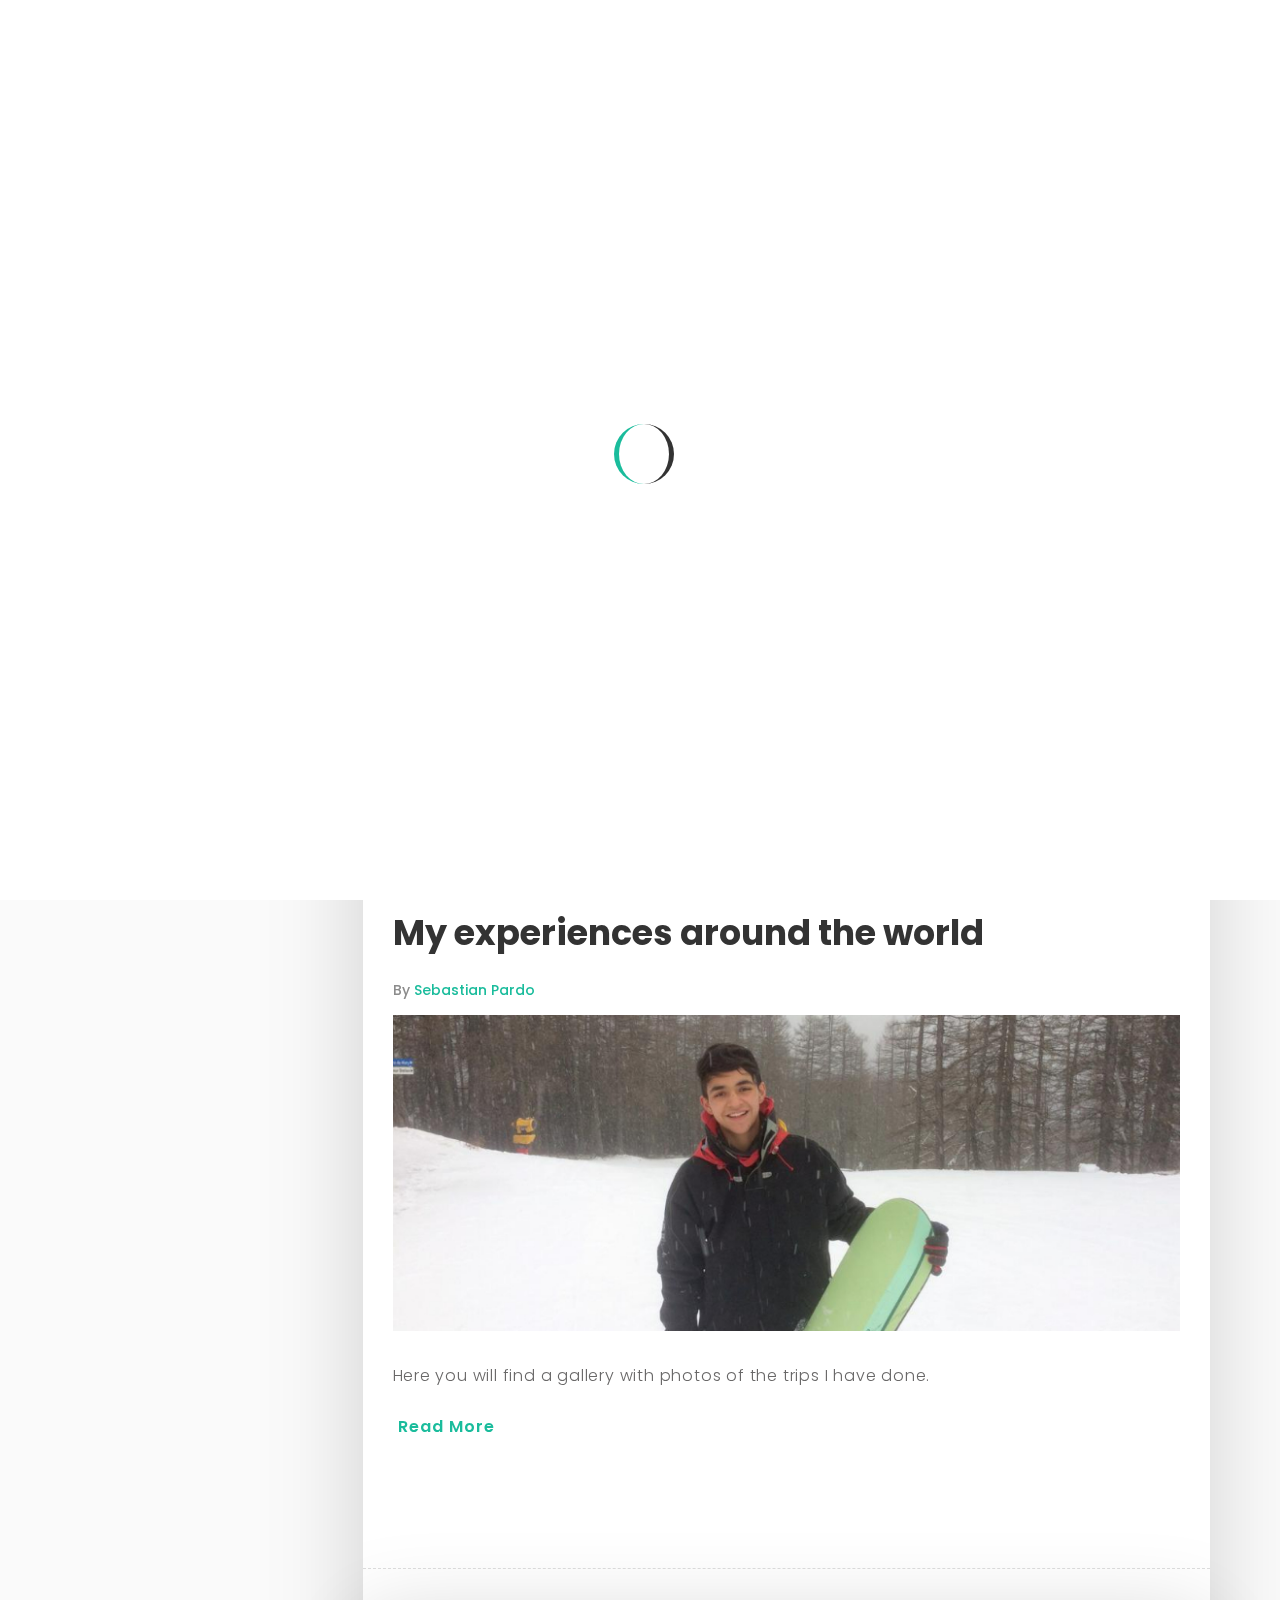
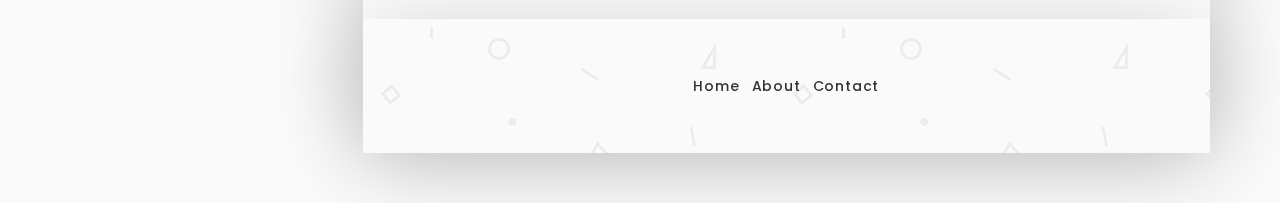
<file: index.html>
<!DOCTYPE html>
<html lang="en">

  <head>
    
    <!-- Meta Tag -->
    <meta charset="UTF-8">
    <meta name="viewport" content="width=device-width, initial-scale=1.0">
    <meta http-equiv="X-UA-Compatible" content="IE=edge">
    
    <!-- SEO -->
    <meta name="description" content="150 words">
    <meta name="author" content="uipasta">
    <meta name="url" content="http://www.yourdomainname.com">
    <meta name="copyright" content="company name">
    <meta name="robots" content="index,follow">

    <title>Sebastian Pardo - Personal Blog </title>
    
    <!-- Favicon -->
    <link rel="shortcut icon" href="images/favicon/favicon.ico">
    <link rel="apple-touch-icon" sizes="144x144" type="image/x-icon" href="images/favicon/apple-touch-icon.png">
    
    <!-- All CSS Plugins -->
    <link rel="stylesheet" type="text/css" href="css/plugin.css">
    
    <!-- Main CSS Stylesheet -->
    <link rel="stylesheet" type="text/css" href="css/style.css">
    
    <!-- Google Web Fonts  -->
    <link rel="stylesheet" href="https://fonts.googleapis.com/css?family=Poppins:400,300,500,600,700">
    
  </head>
 <body>
  
	 <!-- Preloader Start -->
     <div class="preloader">
	   <div class="rounder"></div>
      </div>
      <!-- Preloader End -->
       
    <div id="main">
        <div class="container">
            <div class="row">
            
                 <!-- About Me (Left Sidebar) Start -->
                 <div class="col-md-3">
                   <div class="about-fixed">
                    
                     <div class="my-pic">
                        <img src="images/pic/my-pic.png" alt="">
                        <a href="javascript:void(0)" class="collapsed" data-target="#menu" data-toggle="collapse"><i class="icon-menu menu"></i></a>
                         <div id="menu" class="collapse">
                           <ul class="menu-link">
                               <li><a href="about.html">About</a></li>
                               <!-- <li><a href="work.html">Work</a></li> -->
                               <li><a href="contact.html">Contact</a></li>
                            </ul>
                         </div>
                        </div>

                      <div class="my-detail">
                    	
                        <div class="white-spacing">
                          <span><a href="about.html">Sebastian Pardo</span>
                            <span class="my-sub-title">Informatic Engineering Student</span>
                        </div> 
                       
                       <ul class="social-icon">
                         <li><a href="https://www.instagram.com/sebastianpardoparra/" target="_blank" class="instagram"><i class="fa fa-instagram"></i></a></li>
                         <li><a href="https://twitter.com/GrizzlyPoet" target="_blank" class="twitter"><i class="fa fa-twitter"></i></a></li>
                         <li><a href="https://co.linkedin.com/in/juan-sebastian-pardo-parra/" target="_blank" class="linkedin"><i class="fa fa-linkedin"></i></a></li>
                         <li><a href="https://github.com/SebassPP" target="_blank" class="github"><i class="fa fa-github"></i></a></li>
                        </ul>

                    </div>
                  </div>
                </div>
                <!-- About Me (Left Sidebar) End -->
                 
                 <!-- Ensayo -->
                 <div class="col-md-9">
                    <div class="col-md-12 page-body">
                    	<div class="row">
                    	
                            <div class="sub-title">
                           		<h1>Sebastian Blog</h1>
                                <a href="contact.html"><i class="icon-envelope"></i></a>
                             </div>
                            
                            
                            <div class="col-md-12 content-page">
                            	
                                
                                <!-- Blog Post Start -->
                                <div class="col-md-12 blog-post">
                                    <div class="post-title">
                                      <a href="ensayo.html"><h2>The blockchain revolution</h2></a>
                                    </div>  
                                    <div class="post-info">
                                    	<span>Feb, 2022 / by <a href="about.html" target="_blank">Sebastian Pardo</a></span>
                                    </div>  
                                    <p>Blockchain is a revolutionary technology invented in 2009, it was originally developed as 
                                      a method to record cryptocurrency transactions; however, the functionality of blockchain 
                                      has evolved in different applications such as financial markets, accounting, government
                                      insurance and others.</p>                          			
                                    <a href="ensayo.html" class="button button-style button-anim fa fa-long-arrow-right"><span>Read More</span></a>
                                </div>
                                <!-- Ensayo fin -->
                                
                             
                                <!-- Monografia -->
                                <div class="col-md-12 blog-post">
                                    <div class="post-title">
                                      <a href="monografia.html"><h2>Riesgos en la utilización de plataformas bancarias.</h2></a>
                                    </div>  
                                    <div class="post-info">
                                    	<span>November, 2020 / by Santiago Aristizabal & <a href="about.html" target="_blank">Sebastian Pardo</a></span>
                                    </div>  
                                    <p>My final project of high school.(In Spanish)</p>
                                    <a href="monografia.html" class="button button-style button-anim fa fa-long-arrow-right"><span>Read More</span></a>
                                </div>
                                <!-- Monografia -->
                                
                                
                                
                                <!-- Viajes -->
                                 <div class="col-md-12 blog-post">
                                	 
                                    <div class="post-title">
                                      <a href="viajes.html"><h2>My experiences around the world</h2></a>
                                    </div>  
                                    <div class="post-info">
                                    	<span>By <a href="about.html" target="_blank">Sebastian Pardo</a></span>
                                    </div> 
                                    <div class="post-image">
                                    	<img src="images/blog/1.jpg" alt="">                                       
                                    </div>
                                    <p> <br>
                                      Here you will find a gallery with photos of the trips I have done.</p>                          			
                                    <a href="viajes.html" class="button button-style button-anim fa fa-long-arrow-right"><span>Read More</span></a>
                                </div>
                                 <!-- Viajes -->
                             </div>
                             
                             <!-- Footer Start -->
                       <div class="col-md-12 page-body margin-top-50 footer">
                          <footer>
                          <ul class="menu-link">
                               <li><a href="index.html">Home</a></li>
                               <li><a href="about.html">About</a></li>
                               <!-- <li><a href="work.html">Work</a></li> -->
                               <li><a href="contact.html">Contact</a></li>
                            </ul>
                     
                  </div>
                  <!-- Blog Post (Right Sidebar) End -->
                
            </div>
         </div>
      </div>
    
    
    
    <!-- Back to Top Start -->
    <a href="#" class="scroll-to-top"><i class="fa fa-long-arrow-up"></i></a>
    <!-- Back to Top End -->
    
    
    <!-- All Javascript Plugins  -->
    <script type="text/javascript" src="js/jquery.min.js"></script>
    <script type="text/javascript" src="js/plugin.js"></script>
    
    <!-- Main Javascript File  -->
    <script type="text/javascript" src="js/scripts.js"></script>

    
   </body>
 </html>
</file>
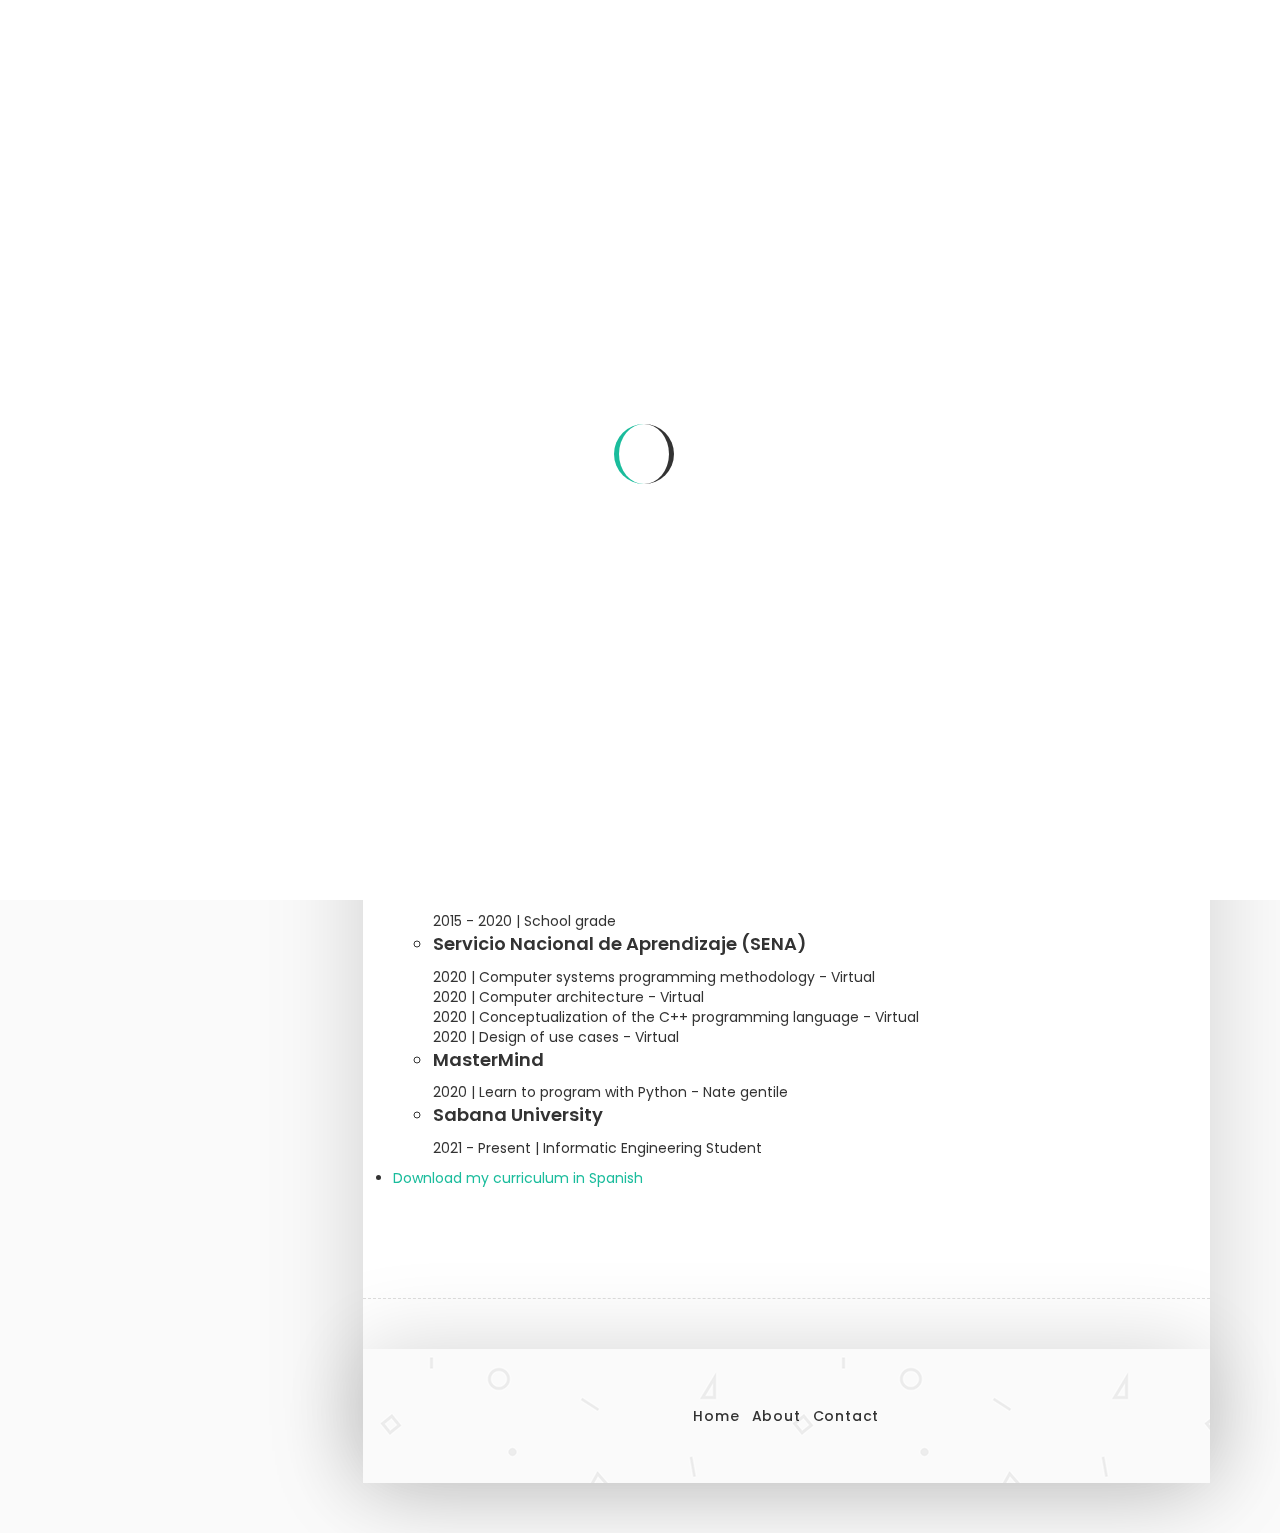
<file: about.html>
﻿<!DOCTYPE html>
<html lang="en">

  <head>
    
    <!-- Meta Tag -->
    <meta charset="UTF-8">
    <meta name="viewport" content="width=device-width, initial-scale=1.0">
    <meta http-equiv="X-UA-Compatible" content="IE=edge">
    
    <!-- SEO -->
    <meta name="description" content="150 words">
    <meta name="author" content="uipasta">
    <meta name="url" content="http://www.yourdomainname.com">
    <meta name="copyright" content="company name">
    <meta name="robots" content="index,follow">
    
    
    <title>About - Sebastian Pardos Personal Blog</title>
    
    <!-- Favicon -->
    <link rel="shortcut icon" href="images/favicon/favicon.ico">
    <link rel="apple-touch-icon" sizes="144x144" type="image/x-icon" href="images/favicon/apple-touch-icon.png">
    
    <!-- All CSS Plugins -->
    <link rel="stylesheet" type="text/css" href="css/plugin.css">
    
    <!-- Main CSS Stylesheet -->
    <link rel="stylesheet" type="text/css" href="css/style.css">
    
    <!-- Google Web Fonts  -->
    <link rel="stylesheet" href="https://fonts.googleapis.com/css?family=Poppins:400,300,500,600,700">
    
    
	 <!-- Preloader Start -->
     <div class="preloader">
	   <div class="rounder"></div>
      </div>
      <!-- Preloader End -->
      
      
    
    
    <div id="main">
        <div class="container">
            <div class="row">
            	
               
                 
                 <!-- About Me (Left Sidebar) Start -->
                 <div class="col-md-3">
                  <div class="about-fixed">
                   
                    <div class="my-pic">
                       <img src="images/pic/my-pic.png" alt="">
                       <a href="javascript:void(0)" class="collapsed" data-target="#menu" data-toggle="collapse"><i class="icon-menu menu"></i></a>
                        <div id="menu" class="collapse">
                          <ul class="menu-link">
                              <li><a href="about.html">About</a></li>
                              <!-- <li><a href="work.html">Work</a></li> -->
                              <li><a href="contact.html">Contact</a></li>
                           </ul>
                        </div>
                       </div>
                     
                     
                     
                     <div class="my-detail">
                     
                       <div class="white-spacing">
                           <span><a href="about.html">Sebastian Pardo</span>
                           <span class="my-sub-title">Informatic Engineering Student</span>
                       </div> 
                      
                      <ul class="social-icon">
                        <li><a href="https://www.instagram.com/sebastianpardoparra/" target="_blank" class="instagram"><i class="fa fa-instagram"></i></a></li>
                        <li><a href="https://twitter.com/GrizzlyPoet" target="_blank" class="twitter"><i class="fa fa-twitter"></i></a></li>
                        <li><a href="https://co.linkedin.com/in/juan-sebastian-pardo-parra/" target="_blank" class="linkedin"><i class="fa fa-linkedin"></i></a></li>
                        <li><a href="https://github.com/SebassPP" target="_blank" class="github"><i class="fa fa-github"></i></a></li>
                       </ul>

                   </div>
                 </div>
               </div>
               <!-- About Me (Left Sidebar) End -->
                
                
                
                
                 
                 <!-- About Me (Right Sidebar) Start -->
                 <div class="col-md-9">
                    <div class="col-md-12 page-body">
                    	<div class="row">
                    		
                            
                            <div class="sub-title">
                           		<h1>About Me</h1>
                                <a href="contact.html"><i class="icon-envelope"></i></a>
                             </div>
                            
                            
                            <div class="col-md-12 content-page">
                              <div class="col-md-12 blog-post">
                            	
                                
                                <!-- My Intro Start -->
                                <div class="post-title margin-bottom-30">
                                    <h2>Hi, I am <span class="main-color">Sebas Pardo</span></h2>
                                    
                                    <ul class="knowledge">
                                      <li class="bg-color-1">Gamer</li>
                                      <li class="bg-color-4">Student</li>
                                      <li class="bg-color-6">Music Lover</li>
                                      <li class="bg-color-5">Developer</li>
                                     </ul>
                                     
                                   </div>
                                   <!-- My Intro End -->
                                    
                                    
                                    <p>I am an informatic engineering student, I am very interested in learning new things, I like the challenges and have high goals. I believe that technology is the future, just like the blockchain and other new methods that have been implemented nowadays. In the future, I would like to focus on computer security and create new things that can impact society. </p>
                                   
                                 
                                 <!-- Post Image Start -->
                                <div class="post-image margin-top-40 margin-bottom-40">
                                  <div class="post-title">
                                    <h2>My<span class="main-color"> Skills</span></h2> 
                                   </div>
                                  <div class="list list-style-2 margin-top-30">
                                    <ul>
                                      <li>Graphic Design</li>
                                      <li> PC hardware</li>
                                      <li> Mathematics</li>
                                      <li>English</li>
                                      <li>Adobe Premiere</li>
                                     </ul>
                                   </div>                             
                                 </div>
                                 <!-- Post Image End -->

                                
                                  
                                  
                                  
                                  <!-- My Service Start -->
                                  <div class="post-title">
                                    <h2>Academic<span class="main-color">Training</span></h2> 
                                   </div>
                                   
                                  <div class="list list-style-2 margin-top-30">
                                    <ul>
                                      <li><b>Summerhill School</b></li>
                                      2015 - 2020 | School grade<br/>
                                      <li><b>Servicio Nacional de Aprendizaje (SENA)</b></li>
                                      2020 | Computer systems programming methodology - Virtual<br>
                                      2020 | Computer architecture - Virtual<br>
                                      2020 | Conceptualization of the C++ programming language - Virtual<br>
                                      2020 | Design of use cases - Virtual<br>
                                      <li><b>MasterMind</b></li>
                                      2020 | Learn to program with Python - Nate gentile<br>
                                      <li><b>Sabana University</b></li>
                                      2021 - Present | Informatic Engineering Student
                                     </ul>
                                   </div>

                                   <li><a href="https://drive.google.com/file/d/19TjmVy5kPdVsMN8Z__LpFwgpA3asvxXH/view?usp=sharing">Download my curriculum in Spanish</a></li>
                                   <!-- My Service End --> 
                                  
                                
                              
                         </div>
                         
                        
                           
                         </div>
                     
                     
                       
                       <!-- Footer Start -->
                       <div class="col-md-12 page-body margin-top-50 footer">
                        <footer>
                        <ul class="menu-link">
                             <li><a href="index.html">Home</a></li>
                             <li><a href="about.html">About</a></li>
                             <!-- <li><a href="work.html">Work</a></li> -->
                             <li><a href="contact.html">Contact</a></li>
                          </ul>
						  
						  
						  
                     
                     
                  </div>
                  <!-- About Me (Right Sidebar) End -->
                
            </div>
         </div>
      </div>
    
      
    
    
    
    <!-- Back to Top Start -->
    <a href="#" class="scroll-to-top"><i class="fa fa-long-arrow-up"></i></a>
    <!-- Back to Top End -->
    
    
    <!-- All Javascript Plugins  -->
    <script type="text/javascript" src="js/jquery.min.js"></script>
    <script type="text/javascript" src="js/plugin.js"></script>
    
    <!-- Main Javascript File  -->
    <script type="text/javascript" src="js/scripts.js"></script>

    
   </body>
 </html>
</file>
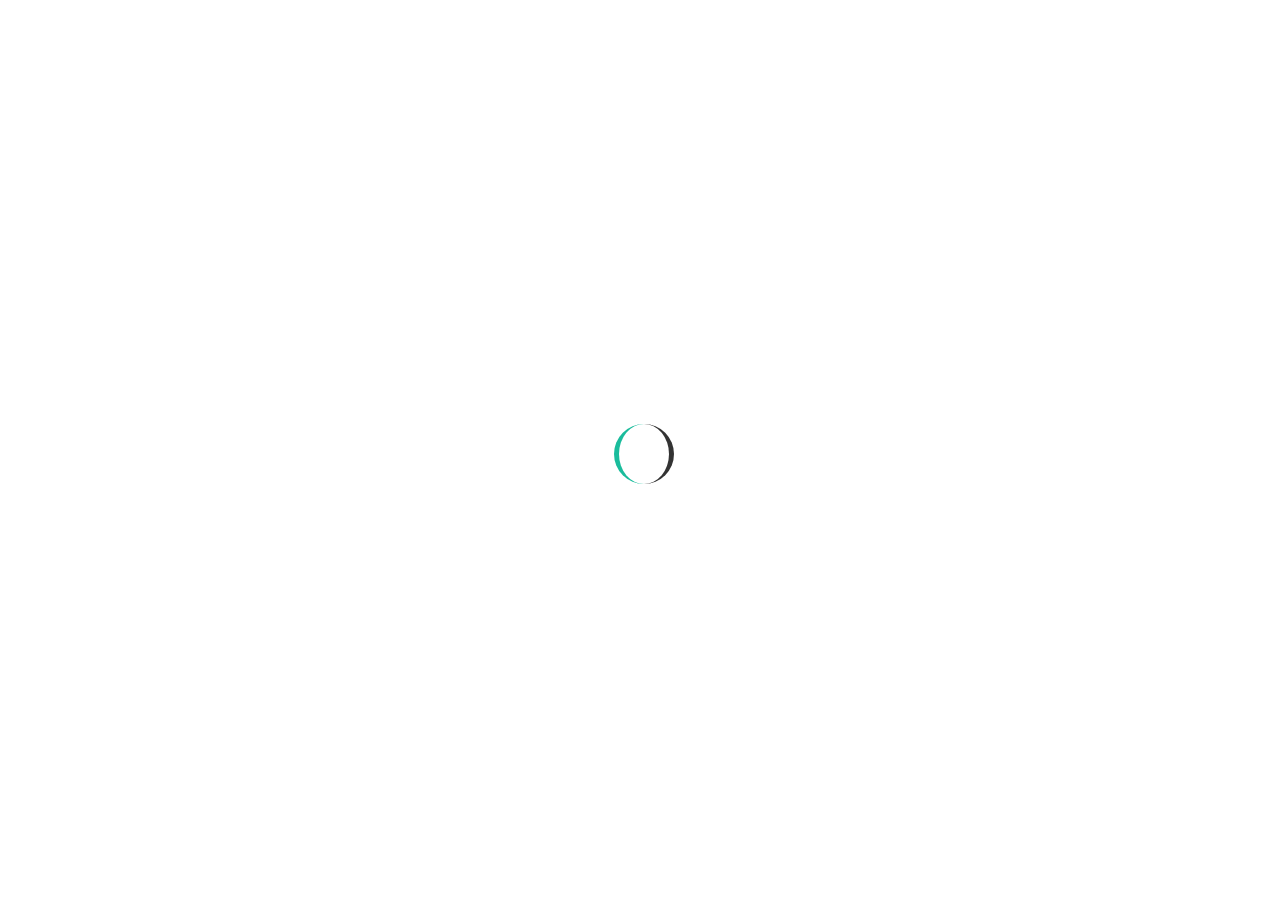
<file: contact.html>
﻿<!DOCTYPE html>
<html lang="en">

  <head>
    
    <!-- Meta Tag -->
    <meta charset="UTF-8">
    <meta name="viewport" content="width=device-width, initial-scale=1.0">
    <meta http-equiv="X-UA-Compatible" content="IE=edge">
    
    <!-- SEO -->
    <meta name="description" content="150 words">
    <meta name="author" content="uipasta">
    <meta name="url" content="http://www.yourdomainname.com">
    <meta name="copyright" content="company name">
    <meta name="robots" content="index,follow">
    
    
    <title>Sebastian Pardo - Contact</title>
    
    <!-- Favicon -->
    <link rel="shortcut icon" href="images/favicon/favicon.ico">
    <link rel="apple-touch-icon" sizes="144x144" type="image/x-icon" href="images/favicon/apple-touch-icon.png">
    
    <!-- All CSS Plugins -->
    <link rel="stylesheet" type="text/css" href="css/plugin.css">
    
    <!-- Main CSS Stylesheet -->
    <link rel="stylesheet" type="text/css" href="css/style.css">
    
    <!-- Google Web Fonts  -->
    <link rel="stylesheet" href="https://fonts.googleapis.com/css?family=Poppins:400,300,500,600,700">
    

  </head>

 <body>

	
     
	 <!-- Preloader Start -->
     <div class="preloader">
	   <div class="rounder"></div>
      </div>
      <!-- Preloader End -->
      
      
    
    
    <div id="main">
        <div class="container">
            <div class="row">
            	
               
                 
                 <!-- About Me (Left Sidebar) Start -->
                 <div class="col-md-3">
                   <div class="about-fixed">
                    
                     <div class="my-pic">
                        <img src="images/pic/my-pic.png" alt="">
                        <a href="javascript:void(0)" class="collapsed" data-target="#menu" data-toggle="collapse"><i class="icon-menu menu"></i></a>
                         <div id="menu" class="collapse">
                           <ul class="menu-link">
                               <li><a href="about.html">About</a></li>
                               <!-- <li><a href="work.html">Work</a></li> -->
                               <li><a href="contact.html">Contact</a></li>
                            </ul>
                         </div>
                        </div>
                      
                      
                      
                        <div class="my-detail">
                    	
                          <div class="white-spacing">
                            <span><a href="about.html">Sebastian Pardo</span>
                              <span class="my-sub-title">Informatic Engineering Student</span>
                          </div> 
                         
                         <ul class="social-icon">
                           <li><a href="https://www.instagram.com/sebastianpardoparra/" target="_blank" class="instagram"><i class="fa fa-instagram"></i></a></li>
                           <li><a href="https://twitter.com/GrizzlyPoet" target="_blank" class="twitter"><i class="fa fa-twitter"></i></a></li>
                           <li><a href="https://co.linkedin.com/in/juan-sebastian-pardo-parra/" target="_blank" class="linkedin"><i class="fa fa-linkedin"></i></a></li>
                           <li><a href="https://github.com/SebassPP" target="_blank" class="github"><i class="fa fa-github"></i></a></li>
                          </ul>
  
                      </div>
                  </div>
                </div>
                <!-- About Me (Left Sidebar) End -->
                
                
                
                
                 
                 <!-- Contact (Right Sidebar) Start -->
                 <div class="col-md-9">
                    <div class="col-md-12 page-body">
                    	<div class="row">
                    		
                            
                            <div class="sub-title">
                           		<h1>Contact Me</h1>
                                <a href="index.html"><i class="icon-home"></i></a>
                             </div>
                            
                            
                            <div class="col-md-12 content-page">
                              <div class="col-md-12 blog-post">
                              
                                <div class="post-title margin-bottom-10">
                                   <h2>Looking for a <span class="main-color">Help</span>?</h2>
                                   </div>
                                   
                                  <p>Contact me if I can help you.</p>
                                     <!-- Intro End -->
                               
                                
                               
                               <!-- Contact Me Start -->
                               <div class="post-title margin-top-70">
                                  <!-- <h2>Contact <span class="main-color">Me</span></h2>
                                 </div> -->
                                  
                                 <div class="row">
                                   <div class="col-md-4 col-sm-4">
                                     <div class="contact-us-detail">  
                                      <i class="icon-screen-smartphone color-5"></i>
                                      <p><a href="tel:+1234567890">+57 310 577 3241</a></p>
                                    </div>
                                   </div>
               
                                   <div class="col-md-4 col-sm-4">
                                     <div class="contact-us-detail">
                                      <i class="icon-envelope-open color-5"></i>
                                      <p><a href="juanpapa@unisabana.edu.co">juanpapa@unisabana.edu.co</a></p>
                                    </div>
                                   </div>
                 
                                   <div class="col-md-4 col-sm-4">
                                     <div class="contact-us-detail">
                                      <i class="icon-clock color-3"></i>
                                      <p>Mon - Fri 09:00 – 19:00</p>
                                    </div>
                                  </div>
              
                                </div>
            
                              </div>
                             </div>
                             <!-- Contact Me End -->
                                
                         
                         </div>
                        </div>
                       </div>
                         
                        
                        
                           
                           
                         </div>
                     
                     
                       
                       <!-- Footer Start -->
                       <div class="col-md-12 page-body margin-top-50 footer">
                          <footer>
                          <ul class="menu-link">
                               <li><a href="index.html">Home</a></li>
                               <li><a href="about.html">About</a></li>
                               <!-- <li><a href="work.html">Work</a></li> -->
                               <li><a href="contact.html">Contact</a></li>
                            </ul>
                           
						  
						  
                     
                  </div>
                  <!-- Contact (Right Sidebar) End -->
                
            </div>
         </div>
      </div>
    
      
    
    
    
    <!-- Back to Top Start -->
    <a href="#" class="scroll-to-top"><i class="fa fa-long-arrow-up"></i></a>
    <!-- Back to Top End -->
    
    
    <!-- All Javascript Plugins  -->
    <script type="text/javascript" src="js/jquery.min.js"></script>
    <script type="text/javascript" src="js/plugin.js"></script>
    
    <!-- Main Javascript File  -->
    <script type="text/javascript" src="js/scripts.js"></script>

    
   </body>
 </html>
</file>
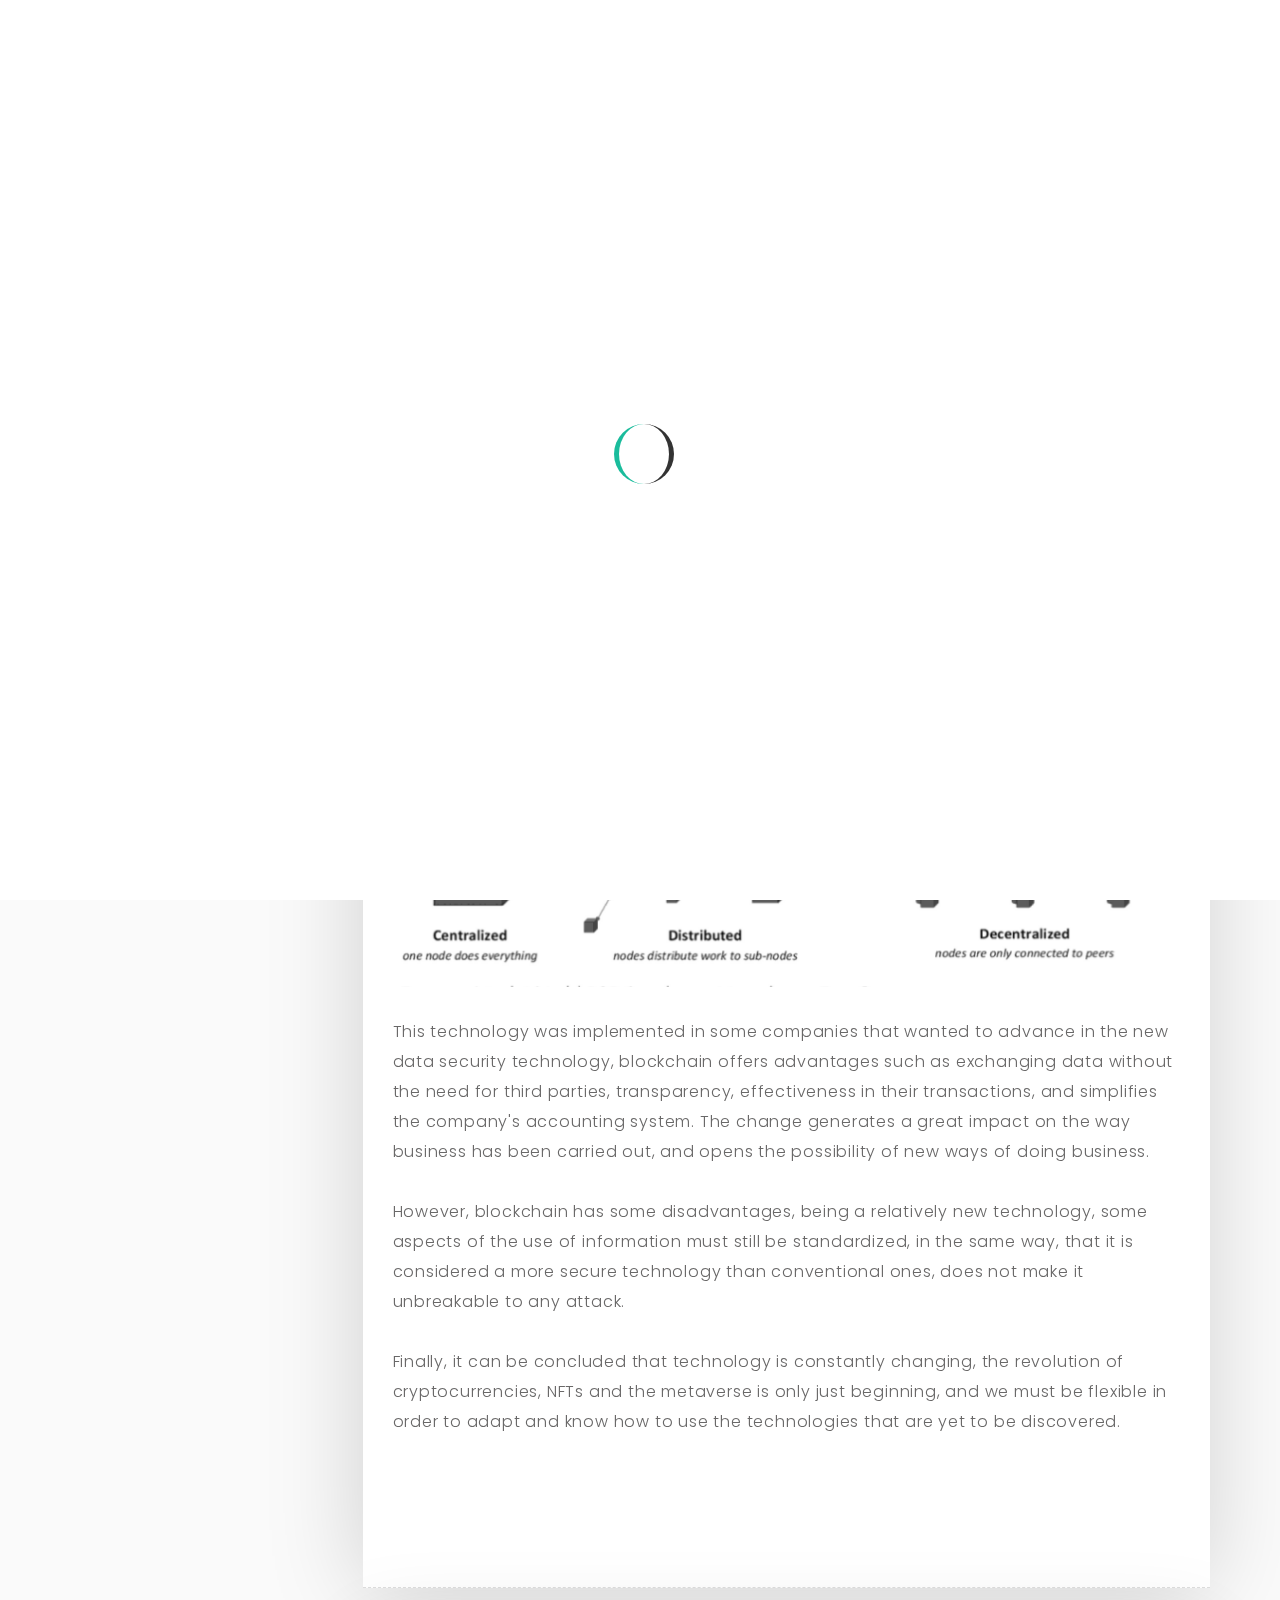
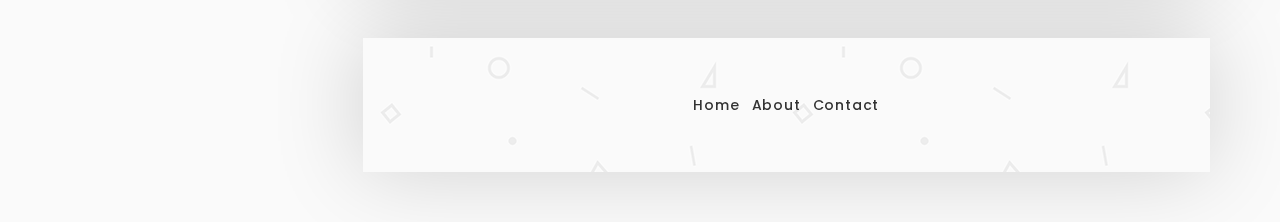
<file: ensayo.html>
﻿<!DOCTYPE html>
<html lang="en">

  <head>
    
    <!-- Meta Tag -->
    <meta charset="UTF-8">
    <meta name="viewport" content="width=device-width, initial-scale=1.0">
    <meta http-equiv="X-UA-Compatible" content="IE=edge">
    
    <!-- SEO -->
    <meta name="description" content="150 words">
    <meta name="author" content="uipasta">
    <meta name="url" content="http://www.yourdomainname.com">
    <meta name="copyright" content="company name">
    <meta name="robots" content="index,follow">
    
    
    <title>Essay - Sebastian Pardos Personal Blog</title>
    
    <!-- Favicon -->
    <link rel="shortcut icon" href="images/favicon/favicon.ico">
    <link rel="apple-touch-icon" sizes="144x144" type="image/x-icon" href="images/favicon/apple-touch-icon.png">
    
    <!-- All CSS Plugins -->
    <link rel="stylesheet" type="text/css" href="css/plugin.css">
    
    <!-- Main CSS Stylesheet -->
    <link rel="stylesheet" type="text/css" href="css/style.css">
    
    <!-- Google Web Fonts  -->
    <link rel="stylesheet" href="https://fonts.googleapis.com/css?family=Poppins:400,300,500,600,700">
    
    <!-- Syntax Highlighter  -->
    <link rel="stylesheet" type="text/css" href="css/syntax/shCore.css">
    <link rel="stylesheet" type="text/css" href="css/syntax/shThemeDefault.css">
    
  </head>

 <body>

	
     
	 <!-- Preloader Start -->
     <div class="preloader">
	   <div class="rounder"></div>
      </div>
      <!-- Preloader End -->
      
      
    
    
    <div id="main">
        <div class="container">
            <div class="row">
            	
               
                 
                 <!-- About Me (Left Sidebar) Start -->
                 <div class="col-md-3">
                  <div class="about-fixed">
                   
                    <div class="my-pic">
                       <img src="images/pic/my-pic.png" alt="">
                       <a href="javascript:void(0)" class="collapsed" data-target="#menu" data-toggle="collapse"><i class="icon-menu menu"></i></a>
                        <div id="menu" class="collapse">
                          <ul class="menu-link">
                              <li><a href="about.html">About</a></li>
                              <!-- <li><a href="work.html">Work</a></li> -->
                              <li><a href="contact.html">Contact</a></li>
                           </ul>
                        </div>
                       </div>
                     
                     
                     
                     <div class="my-detail">
                     
                       <div class="white-spacing">
                        <span><a href="about.html">Sebastian Pardo</span>
                           <span class="my-sub-title">Informatic Engineering Student</span>
                       </div> 
                      
                      <ul class="social-icon">
                        <li><a href="https://www.instagram.com/sebastianpardoparra/" target="_blank" class="instagram"><i class="fa fa-instagram"></i></a></li>
                        <li><a href="https://twitter.com/GrizzlyPoet" target="_blank" class="twitter"><i class="fa fa-twitter"></i></a></li>
                        <li><a href="https://co.linkedin.com/in/juan-sebastian-pardo-parra/" target="_blank" class="linkedin"><i class="fa fa-linkedin"></i></a></li>
                        <li><a href="https://github.com/SebassPP" target="_blank" class="github"><i class="fa fa-github"></i></a></li>
                       </ul>

                   </div>
                 </div>
               </div>
               <!-- About Me (Left Sidebar) End -->
                
                
                
                
                 
                 <!-- Blog Post (Right Sidebar) Start -->
                 <div class="col-md-9">
                    <div class="col-md-12 page-body">
                    	<div class="row">
                    		
                            
                            <div class="sub-title">
                           		<a href="index.html" title="Go to Home Page"><h1>Back Home</h1></a>
                             </div>
                            
                            
                            <div class="col-md-12 content-page">
                              <div class="col-md-12 blog-post">
                            	
                                
                                <!-- Post Headline Start -->
                                <div class="post-title">
                                    <h2>The blockchain revolution</h2> 
                                   </div>
                                   <!-- Post Headline End -->
                                    
                                    
                                <!-- Post Detail Start -->
                                <div class="post-info">
                                    <span>Feb, 2022 / by <a href="about.html" target="_blank">Sebastian Pardo</a></span>
                                   </div>
                                   <!-- Post Detail End -->

                                  <div class="post-title">
                                     
                                   </div>
                                   
                                   
                                   <p>Blockchain is a revolutionary technology invented in 2009, it was originally developed as 
                                     a method to record cryptocurrency transactions; however, the functionality of blockchain 
                                     has evolved in different applications such as financial markets, accounting, government
                                     insurance and others.<br>
                                     <br>
                                     Blockchain technology is a distributed database, where each user in the network executes 
                                     and records each transaction by grouping them in the form of blocks. It is a safe and 
                                     transparent way to store information. Blockchain has the ability to record all kinds of 
                                     transactions, the information is verifiable and immutable; this technology can verify the 
                                     authenticity of any type of information, finishing with many crimes such as theft and 
                                     digital corruption.<br>
                                      <br>
                                    </p>
                                      <div class="post-image">
                                    	<img src="images/blog/blockchain.png" alt="">                                       
                                    </div> 

                                    <p>
                                       <br>
                                      This technology was implemented in some companies that wanted to advance in the new data 
                                      security technology, blockchain offers advantages such as exchanging data without the need 
                                      for third parties, transparency, effectiveness in their transactions, and simplifies the
                                      company's accounting system. The change generates a great impact on the way business has
                                      been carried out, and opens the possibility of new ways of doing business.<br>
                                       <br>
                                       However, blockchain has some disadvantages, being a relatively new technology, some 
                                       aspects of the use of information must still be standardized, in the same way, that it 
                                       is considered a more secure technology than conventional ones, does not make it unbreakable
                                        to any attack.<br>
                                         <br>
                                      Finally, it can be concluded that technology is constantly changing, the revolution of 
                                      cryptocurrencies, NFTs and the metaverse is only just beginning, and we must be flexible in 
                                      order to adapt and know how to use the technologies that are yet to be discovered.<br>
                                       <br>
                                    </p>
                                </div>    
                             </div>
                              
                         </div>
                         </div>
                     
                       <!-- Footer Start -->
                       <div class="col-md-12 page-body margin-top-50 footer">
                          <footer>
                          <ul class="menu-link">
                               <li><a href="index.html">Home</a></li>
                               <li><a href="about.html">About</a></li>
                               <!-- <li><a href="work.html">Work</a></li> -->
                               <li><a href="contact.html">Contact</a></li>
                            </ul>
                         </footer>
                       </div>
                       <!-- Footer End -->
                     
                     
                  </div>
                  <!-- Blog Post (Right Sidebar) End -->
                
            </div>
         </div>
      </div>
    
    
    
     
     
      
    
    
    
    <!-- Back to Top Start -->
    <a href="#" class="scroll-to-top"><i class="fa fa-long-arrow-up"></i></a>
    <!-- Back to Top End -->
    
    
    <!-- All Javascript Plugins  -->
    <script type="text/javascript" src="js/jquery.min.js"></script>
    <script type="text/javascript" src="js/plugin.js"></script>
    
    <!-- Main Javascript File  -->
    <script type="text/javascript" src="js/scripts.js"></script>
    
    <!-- Syntax Highlighter Javascript File  -->
    <script type="text/javascript" src="js/syntax/shCore.js"></script>
    <script type="text/javascript" src="js/syntax/shBrushCss.js"></script>
    <script type="text/javascript" src="js/syntax/shBrushJScript.js"></script>
    <script type="text/javascript" src="js/syntax/shBrushPerl.js"></script>
    <script type="text/javascript" src="js/syntax/shBrushPhp.js"></script>
    <script type="text/javascript" src="js/syntax/shBrushPlain.js"></script>
    <script type="text/javascript" src="js/syntax/shBrushPython.js"></script>
    <script type="text/javascript" src="js/syntax/shBrushRuby.js"></script>
    <script type="text/javascript" src="js/syntax/shBrushSql.js"></script>
    <script type="text/javascript" src="js/syntax/shBrushVb.js"></script>
    <script type="text/javascript" src="js/syntax/shBrushXml.js"></script>
    
	<!-- Syntax Highlighter Call Function -->
	<script type="text/javascript">
		SyntaxHighlighter.config.clipboardSwf = 'js/syntax/clipboard.swf';
		SyntaxHighlighter.all();
	</script>

    
   </body>
 </html>
</file>
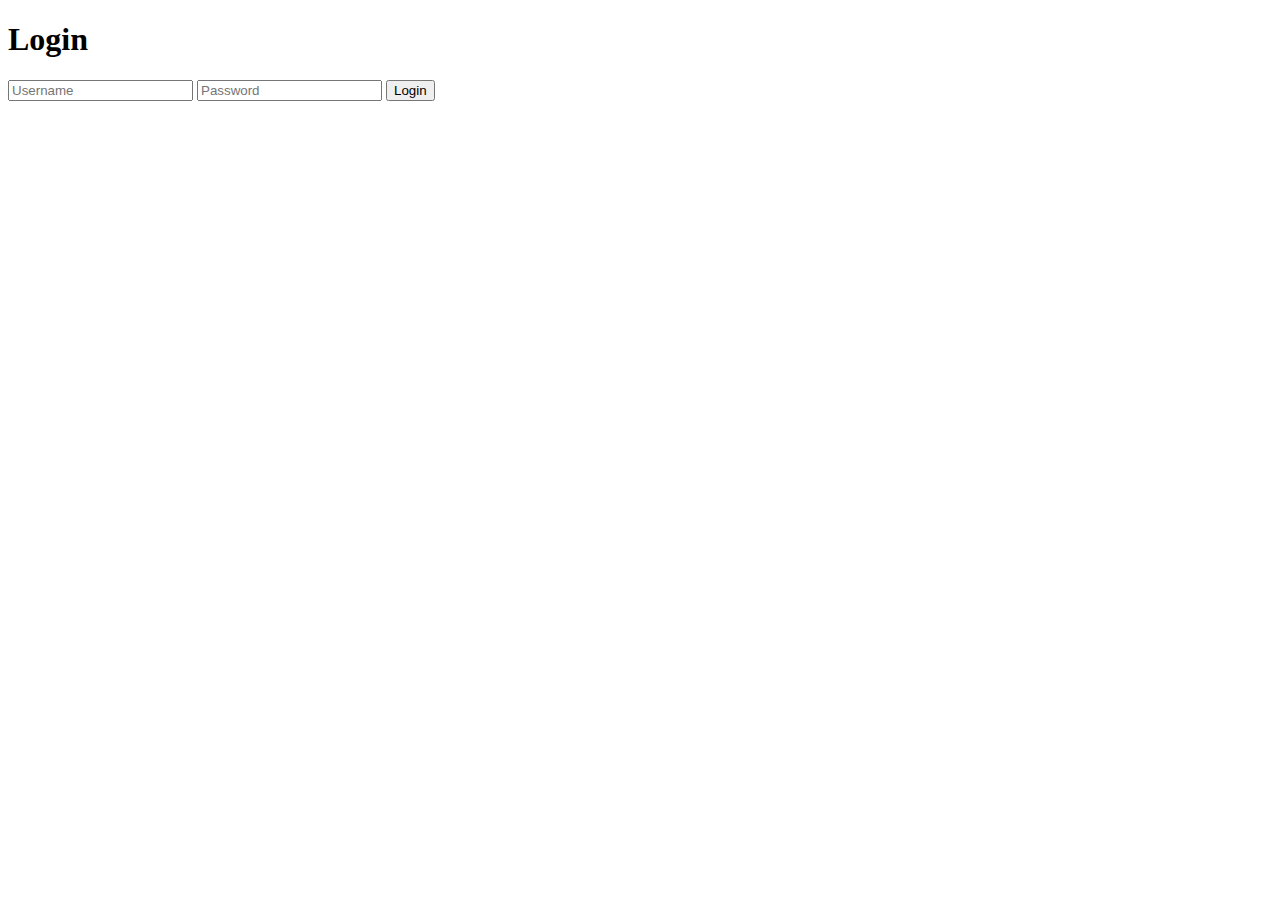
<file: indexBackup.html>
<!DOCTYPE html>
<html lang="en">
    <head>
        <meta charset="UTF-8">
        <meta name="viewport" content="width=device-width, initial-scale=1.0">
        <title>Iniciar Sesión</title>
        
        <!-- <link rel="stylesheet" href="login-page.css">
        <script defer src="login-page.js"></script> -->
      </head>
      
    <body>
        <main id="main-holder">
             <h1 id="login-header">Login</h1>
            
            
            <form id="login-form">
              <input type="text" name="username" id="username-field" class="login-form-field" placeholder="Username">
              <input type="password" name="password" id="password-field" class="login-form-field" placeholder="Password">
              <input type="submit" value="Login" id="login-form-submit">
            </form>
          
          </main>
          
    </body>
    <script>
        const loginForm = document.getElementById("login-form");
        const loginButton = document.getElementById("login-form-submit");
        const loginErrorMsg = document.getElementById("login-error-msg");

        loginButton.addEventListener("click", (e)=> {
            e.preventDefault();
            const user = loginForm.username.value;
            const pass = loginForm.password.value;

            if(user === "sebzz" && pass === "Smurff16") {
                document.location.href = 'waiting.html';
            }
            else
            {
                alert("Como que no es mi King");
            }
        })

    </script>
    
    <script src="js/jquery-3.3.1.min.js"></script>
    <script src="js/popper.min.js"></script>
    <script src="js/bootstrap.min.js"></script>
    <script src="js/main.js"></script>
</html>
</file>
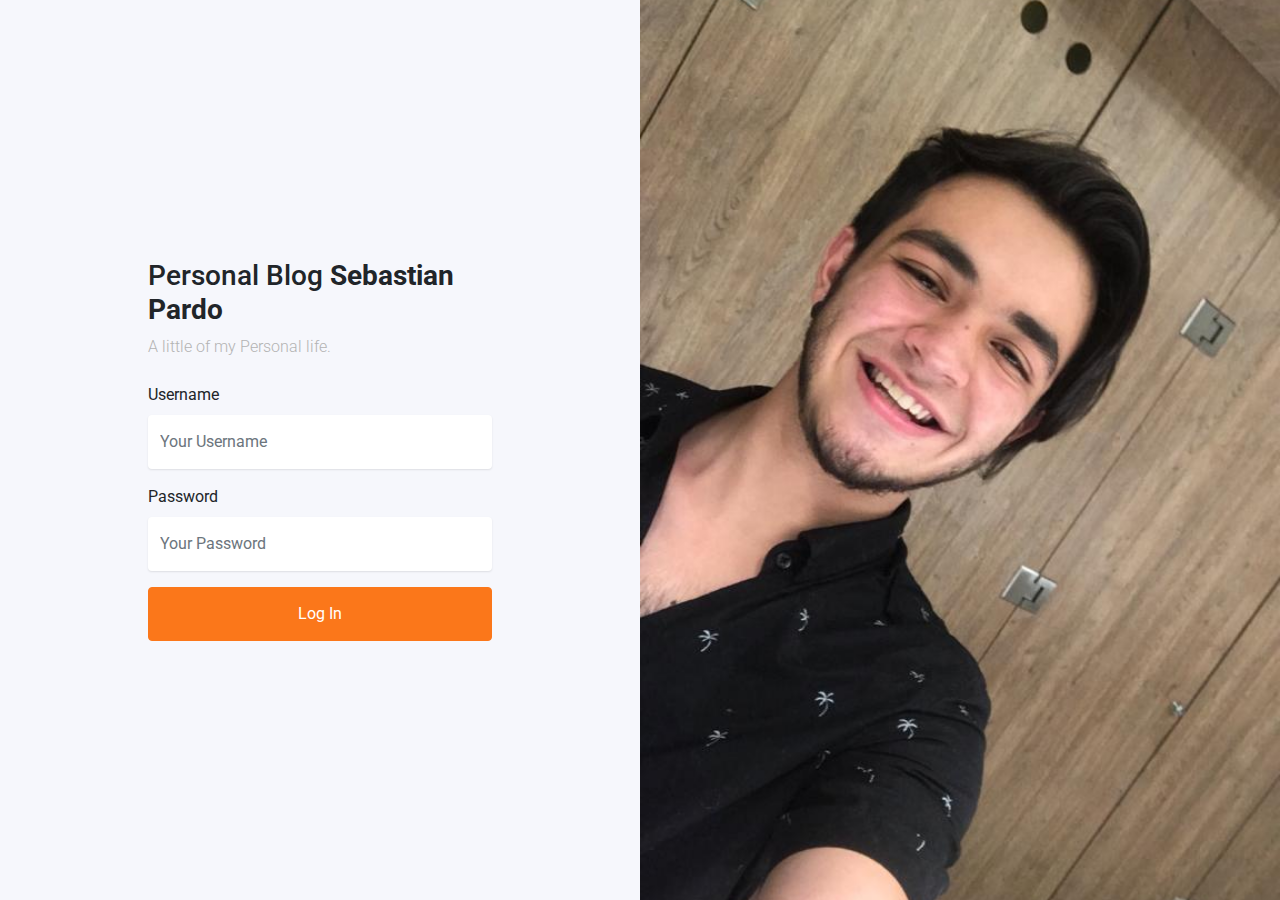
<file: indexmain.html>
<!doctype html>
<html lang="en">
  <head>
    <!-- Required meta tags -->
    <meta charset="utf-8">
    <meta name="viewport" content="width=device-width, initial-scale=1, shrink-to-fit=no">
    <link href="https://fonts.googleapis.com/css?family=Roboto:300,400&display=swap" rel="stylesheet">
    <link rel="stylesheet" href="fonts/icomoon/style.css">
    <link rel="stylesheet" href="css/owl.carousel.min.css">

    <!-- Bootstrap CSS -->
    <link rel="stylesheet" href="css/bootstrap.min.css">
    
    <!-- Style -->
    <link rel="stylesheet" href="css/style1.css">
    <title>Login</title>
  </head>
  <body>
  
  <div class="d-lg-flex half">
    <div class="bg order-1 order-md-2" style="background-image: url('images/bg_1.jpg');"></div> 
    <div class="contents order-2 order-md-1">

      <div class="container">
        <div class="row align-items-center justify-content-center">
          <div class="col-md-7">
            <h3>Personal Blog <strong>Sebastian Pardo</strong></h3>
            <p class="mb-4">A little of my Personal life.</p>
            <form id="login-form">
              <div class="form-group first">
                <label for="username">Username</label>
                <input type="text" id="username-field" class="form-control" placeholder="Your Username" name="username">
              </div>
              <div class="form-group last mb-3">
                <label for="password">Password</label>
                <input type="password" id="password-field"class="form-control" placeholder="Your Password" id="password"name="password">
              </div>
              <input type="submit" value="Log In" id="login-form-submit" class="btn btn-block btn-primary">
            </form>
          </div>
        </div>
      </div>
    </div>  
  </div>

    <script src="js/jquery-3.3.1.min.js"></script>
    <script src="js/popper.min.js"></script>
    <script src="js/bootstrap.min.js"></script>
    <script src="js/main.js"></script>
    <script>
      const loginForm = document.getElementById("login-form");
      const loginButton = document.getElementById("login-form-submit");
      const loginErrorMsg = document.getElementById("login-error-msg");

      loginButton.addEventListener("click", (e)=> {
          e.preventDefault();
          const user = loginForm.username.value;
          const pass = loginForm.password.value;

          if(user === "sebzz" && pass === "123") {
              window.location = "index.html";
          }
          else
          {
              alert("Como que no es mi King");
          }
      })
    </script>
    
  </body>
</html>
</file>
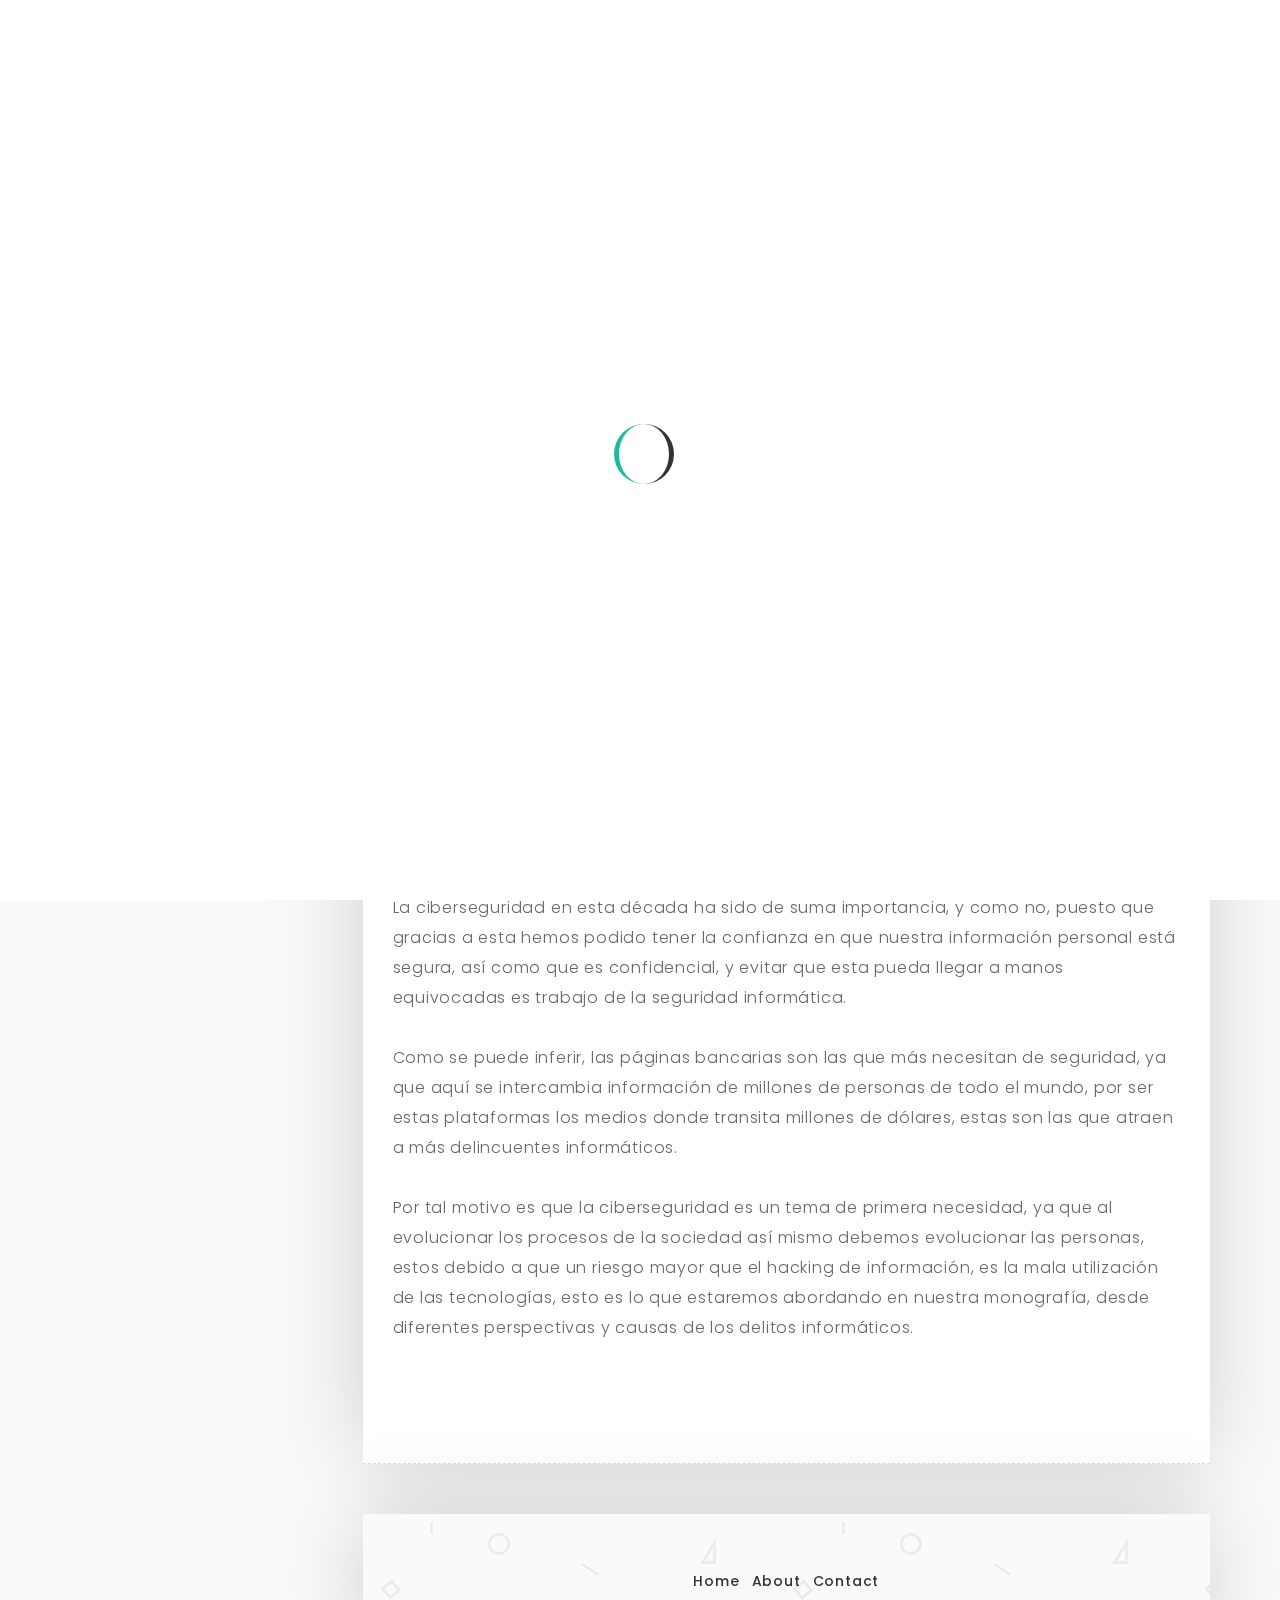
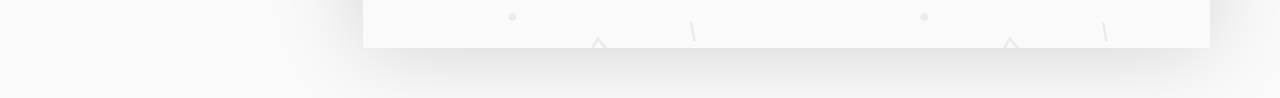
<file: monografia.html>
﻿<!DOCTYPE html>
<html lang="en">

  <head>
    
    <!-- Meta Tag -->
    <meta charset="UTF-8">
    <meta name="viewport" content="width=device-width, initial-scale=1.0">
    <meta http-equiv="X-UA-Compatible" content="IE=edge">
    
    <!-- SEO -->
    <meta name="description" content="150 words">
    <meta name="author" content="uipasta">
    <meta name="url" content="http://www.yourdomainname.com">
    <meta name="copyright" content="company name">
    <meta name="robots" content="index,follow">
    
    
    <title>Monografía - Sebastian Pardos Personal Blog</title>
    
    <!-- Favicon -->
    <link rel="shortcut icon" href="images/favicon/favicon.ico">
    <link rel="apple-touch-icon" sizes="144x144" type="image/x-icon" href="images/favicon/apple-touch-icon.png">
    
    <!-- All CSS Plugins -->
    <link rel="stylesheet" type="text/css" href="css/plugin.css">
    
    <!-- Main CSS Stylesheet -->
    <link rel="stylesheet" type="text/css" href="css/style.css">
    
    <!-- Google Web Fonts  -->
    <link rel="stylesheet" href="https://fonts.googleapis.com/css?family=Poppins:400,300,500,600,700">
    
    <!-- Syntax Highlighter  -->
    <link rel="stylesheet" type="text/css" href="css/syntax/shCore.css">
    <link rel="stylesheet" type="text/css" href="css/syntax/shThemeDefault.css">
    
    
    <!-- HTML5 shiv and Respond.js support IE8 or Older for HTML5 elements and media queries -->
    <!--[if lt IE 9]>
	   <script src="https://oss.maxcdn.com/html5shiv/3.7.3/html5shiv.min.js"></script>
	   <script src="https://oss.maxcdn.com/respond/1.4.2/respond.min.js"></script>
    <![endif]-->
    

  </head>

 <body>

	
     
	 <!-- Preloader Start -->
     <div class="preloader">
	   <div class="rounder"></div>
      </div>
      <!-- Preloader End -->
      
      
    
    
    <div id="main">
        <div class="container">
            <div class="row">
            	
               
                 
                 <!-- About Me (Left Sidebar) Start -->
                 <div class="col-md-3">
                  <div class="about-fixed">
                   
                    <div class="my-pic">
                       <img src="images/pic/my-pic.png" alt="">
                       <a href="javascript:void(0)" class="collapsed" data-target="#menu" data-toggle="collapse"><i class="icon-menu menu"></i></a>
                        <div id="menu" class="collapse">
                          <ul class="menu-link">
                              <li><a href="about.html">About</a></li>
                              <!-- <li><a href="work.html">Work</a></li> -->
                              <li><a href="contact.html">Contact</a></li>
                           </ul>
                        </div>
                       </div>
                     
                     
                     
                     <div class="my-detail">
                     
                       <div class="white-spacing">
                        <span><a href="about.html">Sebastian Pardo</span>
                           <span class="my-sub-title">Informatic Engineering Student</span>
                       </div> 
                      
                      <ul class="social-icon">
                        <li><a href="https://www.instagram.com/sebastianpardoparra/" target="_blank" class="instagram"><i class="fa fa-instagram"></i></a></li>
                        <li><a href="https://twitter.com/GrizzlyPoet" target="_blank" class="twitter"><i class="fa fa-twitter"></i></a></li>
                        <li><a href="https://co.linkedin.com/in/juan-sebastian-pardo-parra/" target="_blank" class="linkedin"><i class="fa fa-linkedin"></i></a></li>
                        <li><a href="https://github.com/SebassPP" target="_blank" class="github"><i class="fa fa-github"></i></a></li>
                       </ul>

                   </div>
                 </div>
               </div>
               <!-- About Me (Left Sidebar) End -->
                
                
                
                
                 
                 <!-- Blog Post (Right Sidebar) Start -->
                 <div class="col-md-9">
                    <div class="col-md-12 page-body">
                    	<div class="row">
                    		
                            
                            <div class="sub-title">
                           		<a href="index.html" title="Go to Home Page"><h1>Back Home</h1></a>
                             </div>
                            
                            
                            <div class="col-md-12 content-page">
                              <div class="col-md-12 blog-post">
                            	
                                
                                <!-- Post Headline Start -->
                                <div class="post-title">
                                    <h2>Riesgos en la utilización de plataformas bancarias.</h2> 
                                   </div>
                                   <!-- Post Headline End -->
                                    
                                    
                                <!-- Post Detail Start -->
                                <div class="post-info">
                                    <span>November, 2020 / by Santiago Aristizabal & <a href="about.html" target="_blank">Sebastian Pardo</a></span>
                                   </div>
                                   <!-- Post Detail End -->

                                  <div class="post-title">
                                    <h3>Planteamiento del problema</h3> 
                                   </div>
                                   
                                   
                                   <p>En esta era computacional es de vital importancia mantener los datos personales de
                                    los usuarios de diferentes plataformas bancarias de manera segura, de tal forma que esta
                                    información sea privada, así como exclusiva para su destinatario, para esto es necesario que
                                    la plataforma tenga una forma de mantener alejados a los “hackers” o ladrones de la
                                    información, ya que información tan personal como lo son datos de cuentas en manos
                                    equivocadas, provocarían distintos fraudes informáticos, por estos peligros es necesario la
                                    seguridad informática, para evitar el robo de datos de las personas, así como para convertir
                                    estas plataformas un lugar seguro y de confianza para intercambiar información importante.
                                    Tomando en cuenta lo anterior cabe preguntarse:<br>
                                     <br>
                                    ¿Cuáles son los principales riesgos de la implementación de la tecnología en los bancos de
                                    Colombia, y cual es el papel de la seguridad informática para mitigar dichos riesgos en la
                                    sociedad actual?</p>


                                    <div class="post-title">
                                      <h3>Introducción</h3> 
                                     </div>
                                     
                                     
                                     <p>La ciberseguridad en esta década ha sido de suma importancia, y como no, puesto
                                      que gracias a esta hemos podido tener la confianza en que nuestra información personal
                                      está segura, así como que es confidencial, y evitar que esta pueda llegar a manos
                                      equivocadas es trabajo de la seguridad informática.<br>
                                        <br>
                                      Como se puede inferir, las páginas bancarias son las que más necesitan de
                                      seguridad, ya que aquí se intercambia información de millones de personas de todo el
                                      mundo, por ser estas plataformas los medios donde transita millones de dólares, estas son
                                      las que atraen a más delincuentes informáticos.<br>
                                        <br>
                                      Por tal motivo es que la ciberseguridad es un tema de primera necesidad, ya que al
                                      evolucionar los procesos de la sociedad así mismo debemos evolucionar las personas, estos
                                      debido a que un riesgo mayor que el hacking de información, es la mala utilización de las
                                      tecnologías, esto es lo que estaremos abordando en nuestra monografía, desde diferentes
                                      perspectivas y causas de los delitos informáticos.</p>
                                   
                                 

                                </div>    
                             </div>
                              
                         </div>
                         
                        
                        
                       
                           
                           
                         </div>
                     
                     
                       
                       <!-- Footer Start -->
                       <div class="col-md-12 page-body margin-top-50 footer">
                          <footer>
                          <ul class="menu-link">
                               <li><a href="index.html">Home</a></li>
                               <li><a href="about.html">About</a></li>
                               <!-- <li><a href="work.html">Work</a></li> -->
                               <li><a href="contact.html">Contact</a></li>
                            </ul>
                         </footer>
                       </div>
                       <!-- Footer End -->
                     
                     
                  </div>
                  <!-- Blog Post (Right Sidebar) End -->
                
            </div>
         </div>
      </div>
    
    
    
     
     
      
    
    
    
    <!-- Back to Top Start -->
    <a href="#" class="scroll-to-top"><i class="fa fa-long-arrow-up"></i></a>
    <!-- Back to Top End -->
    
    
    <!-- All Javascript Plugins  -->
    <script type="text/javascript" src="js/jquery.min.js"></script>
    <script type="text/javascript" src="js/plugin.js"></script>
    
    <!-- Main Javascript File  -->
    <script type="text/javascript" src="js/scripts.js"></script>
    
    <!-- Syntax Highlighter Javascript File  -->
    <script type="text/javascript" src="js/syntax/shCore.js"></script>
    <script type="text/javascript" src="js/syntax/shBrushCss.js"></script>
    <script type="text/javascript" src="js/syntax/shBrushJScript.js"></script>
    <script type="text/javascript" src="js/syntax/shBrushPerl.js"></script>
    <script type="text/javascript" src="js/syntax/shBrushPhp.js"></script>
    <script type="text/javascript" src="js/syntax/shBrushPlain.js"></script>
    <script type="text/javascript" src="js/syntax/shBrushPython.js"></script>
    <script type="text/javascript" src="js/syntax/shBrushRuby.js"></script>
    <script type="text/javascript" src="js/syntax/shBrushSql.js"></script>
    <script type="text/javascript" src="js/syntax/shBrushVb.js"></script>
    <script type="text/javascript" src="js/syntax/shBrushXml.js"></script>
    
	<!-- Syntax Highlighter Call Function -->
	<script type="text/javascript">
		SyntaxHighlighter.config.clipboardSwf = 'js/syntax/clipboard.swf';
		SyntaxHighlighter.all();
	</script>

    
   </body>
 </html>
</file>
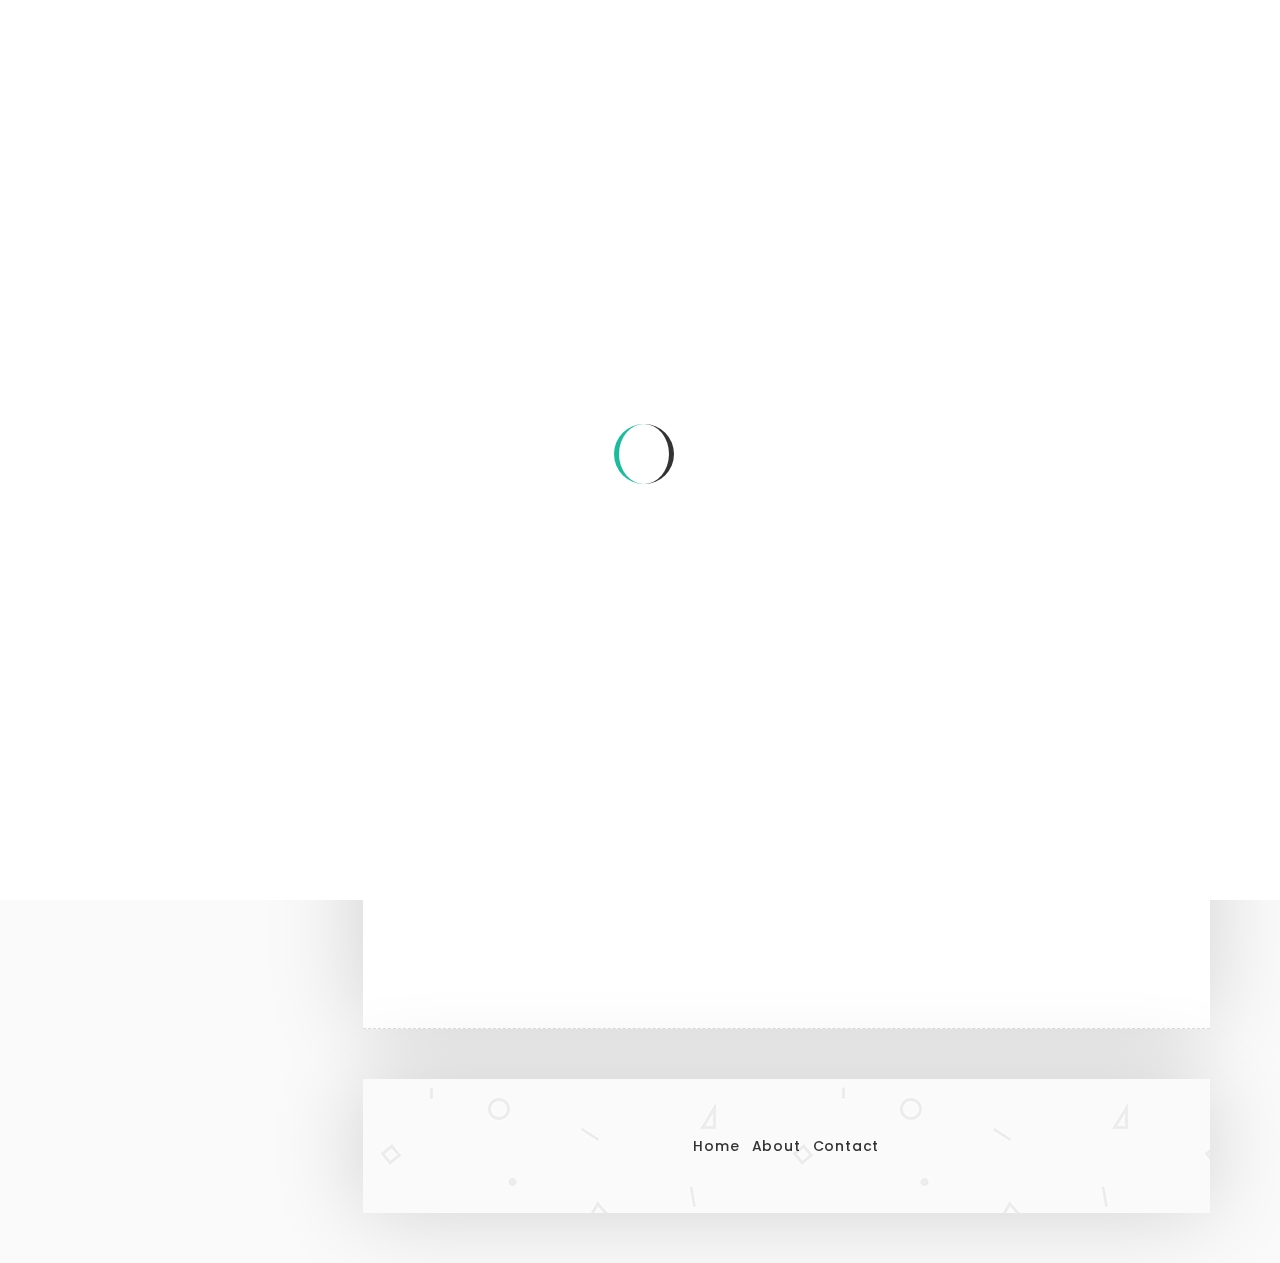
<file: viajes.html>
﻿<!DOCTYPE html>
<html lang="en">

  <head>
    
    <!-- Meta Tag -->
    <meta charset="UTF-8">
    <meta name="viewport" content="width=device-width, initial-scale=1.0">
    <meta http-equiv="X-UA-Compatible" content="IE=edge">
    
    <!-- SEO -->
    <meta name="description" content="150 words">
    <meta name="author" content="uipasta">
    <meta name="url" content="http://www.yourdomainname.com">
    <meta name="copyright" content="company name">
    <meta name="robots" content="index,follow">
    
    
    <title>Travels - Sebastian Pardos Personal Blog</title>
    
    <!-- Favicon -->
    <link rel="shortcut icon" href="images/favicon/favicon.ico">
    <link rel="apple-touch-icon" sizes="144x144" type="image/x-icon" href="images/favicon/apple-touch-icon.png">
    
    <!-- All CSS Plugins -->
    <link rel="stylesheet" type="text/css" href="css/plugin.css">
    
    <!-- Main CSS Stylesheet -->
    <link rel="stylesheet" type="text/css" href="css/style.css">
    
    <!-- Google Web Fonts  -->
    <link rel="stylesheet" href="https://fonts.googleapis.com/css?family=Poppins:400,300,500,600,700">
    
    <!-- Syntax Highlighter  -->
    <link rel="stylesheet" type="text/css" href="css/syntax/shCore.css">
    <link rel="stylesheet" type="text/css" href="css/syntax/shThemeDefault.css">

  </head>

 <body>

	
     
	 <!-- Preloader Start -->
     <div class="preloader">
	   <div class="rounder"></div>
      </div>
      <!-- Preloader End -->
      
    <div id="main">
        <div class="container">
            <div class="row">
            	
               
                 
                 <!-- About Me (Left Sidebar) Start -->
                 <div class="col-md-3">
                  <div class="about-fixed">
                   
                    <div class="my-pic">
                       <img src="images/pic/my-pic.png" alt="">
                       <a href="javascript:void(0)" class="collapsed" data-target="#menu" data-toggle="collapse"><i class="icon-menu menu"></i></a>
                        <div id="menu" class="collapse">
                          <ul class="menu-link">
                              <li><a href="about.html">About</a></li>
                              <!-- <li><a href="work.html">Work</a></li> -->
                              <li><a href="contact.html">Contact</a></li>
                           </ul>
                        </div>
                       </div>
                     
                     
                     
                     <div class="my-detail">
                     
                       <div class="white-spacing">
                        <span><a href="about.html">Sebastian Pardo</span>
                           <span class="my-sub-title">Informatic Engineering Student</span>
                       </div> 
                      
                      <ul class="social-icon">
                        <li><a href="https://www.instagram.com/sebastianpardoparra/" target="_blank" class="instagram"><i class="fa fa-instagram"></i></a></li>
                        <li><a href="https://twitter.com/GrizzlyPoet" target="_blank" class="twitter"><i class="fa fa-twitter"></i></a></li>
                        <li><a href="https://co.linkedin.com/in/juan-sebastian-pardo-parra/" target="_blank" class="linkedin"><i class="fa fa-linkedin"></i></a></li>
                        <li><a href="https://github.com/SebassPP" target="_blank" class="github"><i class="fa fa-github"></i></a></li>
                       </ul>

                   </div>
                 </div>
               </div>
               <!-- About Me (Left Sidebar) End -->
 
                 <!-- Blog Post (Right Sidebar) Start -->
                 <div class="col-md-9">
                    <div class="col-md-12 page-body">
                    	<div class="row">
                    		
                            
                            <div class="sub-title">
                           		<a href="index.html" title="Go to Home Page"><h1>Back Home</h1></a>
                             </div>
                            
                            
                            <div class="col-md-12 content-page">
                              <div class="col-md-12 blog-post">
                            	
                                  <div class="post-title">
                                    <h3>Nice, France</h3> 
                                   </div>
                                   <div class="row margin-top-40 margin-bottom-40">
                                 
                                    <div class="col-md-4 col-sm-6 col-xs-12">
                                      <a href="images/blog/fr1.jpg" class="image-popup" title="image Title">
                                      <img src="images/blog/fr1.jpg" class="img-responsive" alt="">
                                     </a>
                                    </div>
                    
                                    <div class="col-md-4 col-sm-6 col-xs-12">
                                      <a href="images/blog/fr2.jpg" class="image-popup" title="image Title">
                                      <img src="images/blog/fr2.jpg" class="img-responsive" alt="">
                                     </a>
                                    </div>
                    
                                   <div class="col-md-4 col-sm-6 col-xs-12">
                                     <a href="images/blog/fr3.jpg" class="image-popup" title="image Title">
                                     <img src="images/blog/fr3.jpg" class="img-responsive" alt="">
                                    </a>
                                   </div>
                                 </div>
                                   
                                   
                                 <div class="post-title">
                                  <h3>Nice, France</h3> 
                                 </div>
                                 <div class="row margin-top-40 margin-bottom-40">
                               
                                  <div class="col-md-4 col-sm-6 col-xs-12">
                                    <a href="images/blog/nice1.jpg" class="image-popup" title="image Title">
                                    <img src="images/blog/nice1.jpg" class="img-responsive" alt="">
                                   </a>
                                  </div>
                  
                                  <div class="col-md-4 col-sm-6 col-xs-12">
                                    <a href="images/blog/nice2.jpg" class="image-popup" title="image Title">
                                    <img src="images/blog/nice2.jpg" class="img-responsive" alt="">
                                   </a>
                                  </div>
                  
                                 <div class="col-md-4 col-sm-6 col-xs-12">
                                   <a href="images/blog/nice3.jpg" class="image-popup" title="image Title">
                                   <img src="images/blog/nice3.jpg" class="img-responsive" alt="">
                                  </a>
                                 </div>
                               </div>
                                </div>    
                             </div>
                         </div> 
                         </div>
                     
                       <!-- Footer Start -->
                       <div class="col-md-12 page-body margin-top-50 footer">
                          <footer>
                          <ul class="menu-link">
                               <li><a href="index.html">Home</a></li>
                               <li><a href="about.html">About</a></li>
                               <!-- <li><a href="work.html">Work</a></li> -->
                               <li><a href="contact.html">Contact</a></li>
                            </ul>
                         </footer>
                       </div>
                       <!-- Footer End -->
                     
                     
                  </div>
                  <!-- Blog Post (Right Sidebar) End -->
                
            </div>
         </div>
      </div>

    
    <!-- Back to Top Start -->
    <a href="#" class="scroll-to-top"><i class="fa fa-long-arrow-up"></i></a>
    <!-- Back to Top End -->
    
    
    <!-- All Javascript Plugins  -->
    <script type="text/javascript" src="js/jquery.min.js"></script>
    <script type="text/javascript" src="js/plugin.js"></script>
    
    <!-- Main Javascript File  -->
    <script type="text/javascript" src="js/scripts.js"></script>
    
    <!-- Syntax Highlighter Javascript File  -->
    <script type="text/javascript" src="js/syntax/shCore.js"></script>
    <script type="text/javascript" src="js/syntax/shBrushCss.js"></script>
    <script type="text/javascript" src="js/syntax/shBrushJScript.js"></script>
    <script type="text/javascript" src="js/syntax/shBrushPerl.js"></script>
    <script type="text/javascript" src="js/syntax/shBrushPhp.js"></script>
    <script type="text/javascript" src="js/syntax/shBrushPlain.js"></script>
    <script type="text/javascript" src="js/syntax/shBrushPython.js"></script>
    <script type="text/javascript" src="js/syntax/shBrushRuby.js"></script>
    <script type="text/javascript" src="js/syntax/shBrushSql.js"></script>
    <script type="text/javascript" src="js/syntax/shBrushVb.js"></script>
    <script type="text/javascript" src="js/syntax/shBrushXml.js"></script>
    
	<!-- Syntax Highlighter Call Function -->
	<script type="text/javascript">
		SyntaxHighlighter.config.clipboardSwf = 'js/syntax/clipboard.swf';
		SyntaxHighlighter.all();
	</script>

    
   </body>
 </html>
</file>
<file: css/style.css>
/*
   
    Template Name : DevBlog - Personal Blog Template
    Author : UiPasta Team
    Website : https://www.uipasta.com/
    Support : https://www.uipasta.com/contact-us/
	
	
*/



/*
   
   Table Of Content
   
   1. Global Style
   2. Preloader
   3. Menu
   4. About Me (Left Sidebar)
   5. About Me Page
   6. My Portfolio
   7. Owl Carousel Navigation
   8. Contact Me
   9. Testimonials
  10. Blog Post & Single Blog Page
  11. Video Tutorials
  12. Blockquote
  13. List
  14. Image Popup
  15. End Box (Popup When Scroll Down)
  16. About Author Box
  17. You May Also Like
  18. Comment
  19. Load More Button
  20. Subscribe Form
  21. Footer
  22. Socials Icons
  23. Syntax Highlighter
  24. Scroll To Top
  25. Responsive
  26. Useful Classes ( Such as : Margin, Padding, colors  "This classes will be helpful for you during designing/development time.")
  27. UiPasta Credit
 

*/



/* Global Style */


body {
    font-family: "Poppins", sans-serif;
    background: #fafafa !important;
}
	
html {
    position: relative;
    min-height: 100%;
}

::selection {
    background-color: #1abc9c;
    color: #ffffff;
}

::-moz-selection {
    background-color: #1abc9c;
    color: #ffffff;
}

a {
    text-decoration: none !important;
    color: #1abc9c;
}

a:hover,
a:focus,
a:active {
    text-decoration: none;
    outline: none;
    color: #333333;
}

b {
    font-weight: 600;
    color: #333333;
}

p {
    font-size: 14px;
    font-family: "Poppins", sans-serif;
}

button {
    background-color: transparent;
}

*:focus {
    outline: 0;
}

#main {
    margin: 50px 0;
}

.main-color {
    color: #1abc9c;
}

.page-body {
    background: #ffffff;
    box-shadow: -2px -1px 88px 0px rgba(0,0,0,0.17);
}

.sub-title {
    padding: 30px;
}

.sub-title h1 {
    display: inline-block;
    font-size: 25px;
    letter-spacing: 0.5px;
    font-weight: 600;

}

.sub-title i {
    float: right;
    font-size: 35px;
    margin-top: 15px;
}

.content-page {
    padding-top: 30px;
    padding-bottom: 60px;
    border-top: 1px dashed #dedede;
    border-bottom: 1px dashed #dedede;
}

.grabbing {
    cursor: url(../images/owl-carousel/grabbing.png) 8 8, move;
}

.button {
    border: none;
    font-family: inherit;
    font-size: 16px;
    color: inherit;
    background: none;
    cursor: pointer;
    padding: 10px 60px;
    padding-left: 0px;
    display: inline-block;
    margin: 8px 30px;
    margin-left: 5px;
    letter-spacing: 1px;
    font-weight: 600;
    outline: none;
    position: relative;
   -webkit-transition: all 0.3s;
   -moz-transition: all 0.3s;
    transition: all 0.3s;
}

.button:after {
    content: '';
    position: absolute;
    z-index: -1;
   -webkit-transition: all 0.3s;
   -moz-transition: all 0.3s;
    transition: all 0.3s;
}


.button:before {
    font-family: 'FontAwesome';
    speak: none;
    font-style: normal;
    font-weight: normal;
    font-variant: normal;
    text-transform: none;
    line-height: 1;
    position: relative;
   -webkit-font-smoothing: antialiased;
}

.button-style {
    color: #1abc9c;
    overflow: hidden;
}

.button-style:before {
    position: absolute;
    font-size: 27px;
    line-height: 38px;
    color: #1abc9c;
   -webkit-transition: all 0.3s;
   -moz-transition: all 0.3s;
    transition: all 0.3s;
}

.button-style:active:before {
    color: #1abc9c;
}

.button-anim:before {
    left: 60%;
    opacity: 0;
    top: 0;
}

.button-anim:hover:before {
    left: 75%;
    opacity: 1;
}



/* Preloader */

.preloader {
    background: #ffffff;
    bottom: 0;
    left: 0;
    position: fixed;
    right: 0;
    top: 0;
    z-index: 99999;
}

.rounder {
    width: 60px;
    height: 60px;
    position: absolute;
    top: 50%;
    left: 50%;
    margin: -26px 0 0 -26px;
    font-size: 10px;
    border-right: 5px solid #333333;
    border-left: 5px solid #1abc9c;
    border-radius: 50%;
    -webkit-animation: spinner 700ms infinite linear;
    animation: spinner 700ms infinite linear;
    z-index: 10000;
}

@-webkit-keyframes spinner {
    0% {
        -webkit-transform: rotate(0deg);
        transform: rotate(0deg);
    }
    100% {
        -webkit-transform: rotate(360deg);
        transform: rotate(360deg);
    }
}

@keyframes spinner {
    0% {
        -webkit-transform: rotate(0deg);
        transform: rotate(0deg);
    }
    100% {
        -webkit-transform: rotate(360deg);
        transform: rotate(360deg);
    }
}



/* Menu */

.menu {
    position: absolute;
    right: 0px;
    top: 0px;
    font-size: 20px;
    color: #fff;
    background: #1abc9c;
    padding: 12px;
}

.menu-link {
    list-style: none;
    padding: 25px;
    margin: 0;
    text-align: center;
}

.menu-link:before,
.menu-link:after {
    content: " ";
    display: table;
}

.menu-link:after {
    clear: both;
}

.menu-link li {
    display: inline-block;
    margin: 2px 4px;
}

.menu-link li a {
    display: block;
    color: #333333;
    text-align: center;
    font-size: 13px;
    transition: all 0.3s ease-in-out;
}

.menu-link li a:hover {
    color: #1abc9c;
}



/* About Me (Left Sidebar) */	

.about-fixed {
    position: fixed;
}

.my-pic {
    width: 100%;
    box-shadow: -2px -1px 88px 0px rgba(0,0,0,0.17);
}

.my-pic img {
    width: 100%;
}

.my-detail {
    text-align: center;
    margin-bottom: 30px;
    background: #ffffff;
    box-shadow: -2px -1px 88px 0px rgba(0,0,0,0.17);
}

.my-detail .white-spacing {
    padding: 23px 0;
    border-bottom: 1px dashed #cccccc;
}

.my-detail span {
    font-size: 20px;
    font-weight: 700;
    display: block;
}

.my-detail .my-sub-title {
    color: #c1c1c1;
    font-weight: 400;
    line-height: 30px;
    font-size: 16px;
}



/* About Me Page */

.knowledge {
    list-style: none;
    padding: 2px;
    margin: 0;
    padding-left: 0px;
}

.knowledge:before,
.knowledge:after {
    content: " ";
    display: table;
}

.knowledge:after {
    clear: both;
}

.knowledge li {
    display: inline-block;
    color: #ffffff;
    margin: 4px 4px;
    padding: 10px 20px;
    font-size: 12px;
    letter-spacing: 0.6px;
    margin-left: 0px;
    border-radius: 4px;
    cursor: default;
}



/* My Portfolio */

div.portfolio {
    display: none;
    margin-bottom: 50px;
}

.portfolio img {
    width: 100%;
}

.custom-pad-1 {
    padding-right: 0px;
}

.custom-pad-2 {
    padding-left: 0px;
}

.table {
    margin-bottom: 0px;
}

.table > tbody > tr > td {
    padding: 15px;
    line-height: 25px;
    letter-spacing: 0.6px;
    border: 1px solid #e4e4e4;
}

.table tr > td {
    padding: 11px 13px;
}

tr:nth-child(1) > td {
    border-top:0px;
}

tr > td:nth-child(1){
    background-color: #ffffff;
    font-weight: 500;
    font-size: 13px;
    color: #888888;
    width: 140px;
}

tr > td:nth-child(2) {
    font-weight: 400;
}



/* Owl Carousel Navigation */

.owl-navi {
    color: #333333;
}

.owl-theme .owl-controls .owl-buttons div {
    display: inline-block;
    zoom: 1;
    margin: 5px;
    margin-top: -32px;
    padding: 7px 13px;
    background-color: transparent;
    opacity: 1;
}

.owl-theme .owl-controls {
    margin-top: 0px;
}

.owl-prev, .owl-next {
    position: absolute;
    top: 50%;
    padding: 5px;
    margin: 0;
    z-index: 100;
    cursor: pointer;
}

.owl-prev {
    left: 2px;
}

.owl-next {
    right: 2px;
}



/* Contact Me */

.contact-us-detail {
    margin-top: 10px;
}

.contact-us-detail i {
    font-size: 30px;
    line-height: 50px;
}

.contact-us-detail a {
    color: #333333;
}

.contact-us-detail a:hover {
    color: #333333;
}

.form-group {
    margin-bottom: 25px;
}

.form-control {
	border: 2px solid transparent;
	height: 50px;
	border-radius: 2px; -webkit-border-radius: 2px; -moz-border-radius: 2px; -ms-border-radius: 2px; -o-border-radius: 2px;
	-webkit-box-shadow: 0 1px 4px 0 rgba(0, 0, 0, 0.14);
	   -moz-box-shadow: 0 1px 4px 0 rgba(0, 0, 0, 0.14);
	    -ms-box-shadow: 0 1px 4px 0 rgba(0, 0, 0, 0.14);
		 -o-box-shadow: 0 1px 4px 0 rgba(0, 0, 0, 0.14);
			box-shadow: 0 1px 4px 0 rgba(0, 0, 0, 0.14);
	-webkit-transition:all 150ms ease-in-out 0s;
	   -moz-transition:all 150ms ease-in-out 0s;
	    -ms-transition:all 150ms ease-in-out 0s;
	     -o-transition:all 150ms ease-in-out 0s;
		    transition:all 150ms ease-in-out 0s;
}
.form-control:focus {
	border-color: #171717;
	-webkit-box-shadow: none;
	   -moz-box-shadow: none;
	    -ms-box-shadow: none;
		 -o-box-shadow: none;
			box-shadow: none;
}

.form-control:focus {
    border-color: #1abc9c;
    border-width: 2px;
}



/* Testimonials */

.testimonial-content {
    background: #333333;
    padding: 20px 30px;
    position: relative;
    margin-top: 40px;
}

.testimonial-content:after {
    content: "";
    bottom: -15px;
    left: 60px;
    position: absolute;
    width: 0;
    height: 0;
    border-top: 15px solid #333333;
    border-left: 10px solid transparent;
    border-right: 10px solid transparent;
}

.testimonial-content p {
    color: #ffffff !important;
    font-size: 13px !important;
}

.testimonial-client img {
    border: 1px dashed #333333;
    border-radius: 50%;
    width: 90px;
}

.client-thumb, .client-text {
    display: inline-block;
    vertical-align: middle;
}

.client-thumb {
    margin-right: 15px;
}

.testimonial-client-info {
    padding-left: 30px;
    margin-top: 30px;
}

.client-name {
    font-size: 16px;
    font-weight: 600;
    margin-bottom: 3px;
}



/* Blog Post & Single Blog Page */

div.blog-post {
    display: none;
    margin-bottom: 50px;
}

.blog-post .post-image img {
    width: 100%;
}

.blog-post .post-image p {
    text-align: center;
    font-size: 14px;
    margin-top: 10px;
}

.blog-post .post-image a {
    font-weight: 600;
}

.blog-post .post-title h2 {
    color: #333333;
    font-size: 35px;
    line-height: 45px;
    font-weight: 700;
    margin-top: 24px;
}

.blog-post .post-title h3 {
    font-size: 25px;
    line-height: 35px;
    font-weight: 600;
    letter-spacing: 0.5px;
}

.blog-post .post-info {
    font-size: 14px;
    line-height: 30px;
    font-weight: 500;
    padding: 10px 0;
    color: #8c8c8c;
}

.blog-post p {
    font-size: 16px;
    line-height: 30px;
    color: #696868;
    font-weight: 300;
    letter-spacing: 0.8px;
    font-family: "Poppins", sans-serif;
}



/* Video Tutorial */

.video-box {
    background: #333333;
    width: 70%;
    margin: 0 auto;
    height: 100%;
    box-shadow: 0px 7px 13px 0px rgba(2, 2, 2, 0.56);
}

.video-tutorial {
    position: relative;
}

.video-tutorial .video-popup:after {
    content: '\e071';
    font-family: 'simple-line-icons';
    display: block;
    color: #1abc9c;
    font-size: 65px;
    font-weight: 600;
    z-index: 1;
    position: absolute;
    top: 50%;
    left: 50%;
    -webkit-transform: translate(-50%, -50%);
    -moz-transform: translate(-50%, -50%);
    transform: translate(-50%, -50%);
    opacity: .9;
    -webkit-transition: all 0.3s ease-in-out;
    -moz-transition: all 0.3s ease-in-out;
    transition: all 0.3s ease-in-out;
}

.video-tutorial:hover .video-popup:after {
    font-size: 85px;
    opacity: .8;
}

.video-tutorial img {
    width: 100%;
    height: 100%;
    object-fit: cover;
    opacity: .5;
    user-drag: none;
   -webkit-user-drag: none;
   -webkit-user-select: none;
   -moz-user-select: none;
}

.video-box p {
    text-align: center;
    font-size: 14px;
    color: #ffffff;
    margin-top: 10px;
    padding: 0px 15px;
}



/* Blockquote */

.post-quote {
    background: #1abc9c;
    color: #f6f8f8;
    width: 70%;
    border-radius: 50px;
    margin: 0 auto;
    text-align: center;
}

.post-quote blockquote {
    margin: 0;
    padding: 40px;
    font-style: italic;
    font-size: 15px;
    line-height: 30px;
    border: 0;
}

.post-quote blockquote:after {
    content: '\f10e';
    font-family: 'fontawesome';
    display: inline-block;
    float: right;
    color: #333333;
    font-size: 35px;
    position: relative;
    right: 0px;
    top: -15px;
    font-style: normal;
    opacity: .2;
}

blockquote {
    font-style: italic;
    border-left: 5px solid #1abc9c;
}



/* List */

.list ul {
    margin-top: 15px;
}

.list li {
    font-size: 18px;
    color: #333333;
    font-weight: 400;
    margin-bottom: 10px;
}

.list-style li {
    list-style-type: decimal;
}

.list-style-2 li {
    list-style-type: circle;
}



/* Image Popup */

.image-popup {
    cursor: cell;
}



/* End Box (Popup When Scroll Down) */

.endpage-box {
    position: fixed;
    bottom: 20px;
    right: 0px;
    left: 145px;
    background: #ffffff;
    width: 263px;
    padding: 25px;
    box-shadow: -2px -1px 88px 0px rgba(0,0,0,0.17);
   -webkit-box-shadow: -2px -1px 88px 0px rgba(0,0,0,0.17);
    
}

.endpage-box h4 {
    color: #333333;
    font-weight: 600;
}

.endpage-box a {
    color: #333333;
}

.endpage-box a:hover {
    color: #1abc9c;
}

#endpage-box {
    display: none !important;
}



/* About Author Box */

.about-author {
    background: #fafafa;
    width: 100%;
    padding: 35px 25px;
    box-shadow: 0px 1px 2px 0px rgba(78, 78, 78, 0.45);
}

.about-author .picture {
    float: left;
    height: 75px;
    width: 75px;
    overflow: hidden;
    border-radius: 100%;
    background-color: #333333;
}

.about-author .c-padding {
    padding: 0px 0px 0px 100px;
}

.about-author h4 {
    font-size: 20px;
    line-height: 30px;
    margin: 0px 0px 10px 0px;
}



/* You May Also Like */

.you-may-also-like {
}

.you-may-also-like h3 {
    font-size: 25px;
    line-height: 35px;
    font-weight: 600;
    color: #1abc9c;
    margin-bottom: 25px;
    letter-spacing: 0.5px;
}

.you-may-also-like p {
    font-size: 18px;
    line-height: 28px;
    padding: 20px;
    border-radius: 4px;
    border: 1px dashed #1abc9c;
    font-weight: 400;
}
	



/* Comment */

.comment {
}

.comment h3 {
    font-size: 25px;
    line-height: 35px;
    font-weight: 600;
    color: #1abc9c;
    margin-bottom: 35px;
    letter-spacing: 0.5px;
}



/* Load More Button */

.load-more-button {
    width: 90px;
    height: 90px;
    border-radius: 50%;
    border: 2px dashed #1abc9c;
    line-height: 90px;
    display: block;
    font-size: 16px;
    letter-spacing: 1.5px;
    margin: 0 auto;
    font-weight: 500;
    transition: all 0.3s ease-in-out;
}

.load-more-button:hover {
    background-color: #1abc9c;
    color: #ffffff;
    box-shadow: 0px 7px 9px #696969;
}

.end {
    width: 90px;
    height: 90px;
    border-radius: 50%;
    border: 2px dashed #1abc9c;
    line-height: 90px;
    display: block;
    font-size: 16px;
    letter-spacing: 1.5px;
    margin: 0 auto;
    font-weight: 500;
}



/* Subscribe Form */

#mc-form {
	text-align: center;
	padding: 50px;
}

.mc-label {
	font-weight: 400;
}

.subscribe-form {
	margin-bottom: 15px;
	position: relative;
}

.subscribe-form .text-input {
	padding: 20px;
	border-radius: 50px;
	border: solid 7px #1abc9c;
	background: #333333;
	color: #ffffff;
	width: 100%;
	font-size: 15px;
	outline: none;
}

.subscribe-form .text-input::-webkit-input-placeholder {
	color: #ffffff;
	opacity: 1;
}

.subscribe-form .text-input:-moz-placeholder {
	color: #ffffff;
	opacity: 1;
}

.subscribe-form .text-input::-moz-placeholder {
	color: #ffffff;
	opacity: 1;
}

.subscribe-form .text-input:-ms-input-placeholder {
	color: #ffffff;
	opacity: 1;
}

.subscribe-form .text-input:focus::-webkit-input-placeholder {
	opacity: .5;
}

.subscribe-form .text-input:focus:-moz-input-placeholder {
	opacity: .5;
}

.subscribe-form .text-input:focus::-moz-input-placeholder {
	opacity: .5;
}

.subscribe-form .text-input:focus:-ms-input-placeholder {
	opacity: .5;
}

.subscribe-form .submit-btn {
	position: absolute;
	font-size: 16px;
	letter-spacing: 0.7px;
	color: #FFF;
	background: #1abc9c;
	border: none;
	top: 5px;
	right: 5px;
	bottom: 5px;
	border-radius: 50px;
	width: 150px;
	text-align: center;
	outline: none;
}

.subscribe-form .submit-btn:active {
	opacity: .8;
}



/* Footer */

.footer {
    background: url(../images/bg/pattern-bg.png);
    background-repeat: repeat;
    text-align: center;
    padding: 30px 0;
    margin-top: 10px;
}

.footer p {
    color: #797878;
    font-size: 13px;
    line-height: 25px;
    padding: 0px 15px;
    letter-spacing: 1px;
}

.footer li a {
    font-size: 14px;
    font-weight: 500;
    letter-spacing: 0.8px;
}



/* Social Icons */

.social-icon {
  list-style: none;
  padding: 20px;
  margin: 0;
  text-align: center;
}

.social-icon:before,
.social-icon:after {
  content: " ";
  display: table;
}

.social-icon:after {
  clear: both;
}

.social-icon li {
  display: inline-block;
  margin: 2px 4px;
}

.social-icon li a {
  display: block;
  width: 40px;
  height: 40px;
  line-height: 42px;
  color: #fff;
  text-align: center;
  border: 0 none;
  border-radius: 50%;
  font-size: 17px;
  box-shadow: 0px 1px 2px 0px rgba(90, 91, 95, 0.15);
  transition: all 0.3s ease-in-out;
}

.social-icon li a:hover {
   box-shadow: 0px 8px 15px 0px rgba(90, 91, 95, 0.33);
}

.facebook {
   background-color: #3b5998;
}

.twitter {
   background-color: #1da1f2;
}

.google-plus {
   background-color: #dd4b39;
}

.instagram {
   background-color: #464545;
}

.linkedin {
   background-color: #0077b5;
}

.pinterest {
   background-color: #bd081c;
}

.youtube {
   background-color: #cd201f;
}

.vimeo {
   background-color: #1ab7ea;
}

.dribbble {
   background-color: #ea4c89;
}

.behance {
   background-color: #1769ff;
}

.flickr {
   background-color: #ff0084;
}

.tumblr {
   background-color: #35465c;
}

.foursquare {
   background-color: #f94877;
}

.github {
   background-color: #333333;
}

.skype {
   background-color: #00aff0;
}



/* Syntax Highlighter */

.syntaxhighlighter {
    overflow: hidden;
}

.syntaxhighlighter .toolbar .item.printSource {
    display: none !important;
}



/* Scroll To Top */

.scroll-to-top {
    display: none;
    font-size: 40px;
    color: #1abc9c;
    position: fixed;
    right: 20px;
    bottom: 50px;
    z-index: 999;
    transition: all 0.3s ease-in-out;
}

.scroll-to-top:hover,
.scroll-to-top:focus {
    color: #333333;
}



/* Responsive */

@media only screen and (min-width: 1279px) {
    .endpage-box{
        left: 195px;
    }
}

@media only screen and (max-width: 1440px) {
    .endpage-box{
        left: 150px;
    }
}


@media only screen and (max-width: 1280px) {
    .endpage-box{
        left: 68px;
    }
}

@media only screen and (max-width: 1199px) {
    .endpage-box {
       display: none !important;
    }
    .about-fixed {
        position: fixed;
        width: 20%;
    }
}

@media only screen and (max-width: 1024px) {
    .about-fixed {
        position: fixed;
        width: 22%;
    }
}


@media only screen and (min-width: 992px) and (max-width: 1199px) {
	
    #menu .menu-link li {
       margin: 2px 3px;
    }
	
    .my-detail span {
       font-size: 18px;
       font-weight: 600;
    }
	
    .my-detail .my-sub-title {
       font-size: 15px;
       line-height: 29px;
    }
	
    .social-icon li a {
       width: 30px;
       height: 30px;
       line-height: 33px;
       font-size: 13px;
    }
	
    .social-icon li {
       margin: 2px 2px;
    }
	
    .post-quote {
       width: 90%;
    }
	
    .subscribe-form .text-input {
       font-size: 14px;
    }
	
    .subscribe-form .submit-btn {
       font-size: 14px;
       width: 100px;
    }
}


@media only screen and (max-width: 991px) {
	
    .about-fixed {
       position: inherit;
       width: auto;
    }
	
    .post-quote {
       width: 90%;
    }
}



@media only screen and (max-width: 767px) {
     
    .video-tutorial {
       width: 100%;
    }
	
    .custom-pad-1 {
       padding-right: 15px;
    }

    .custom-pad-2 {
       padding-left: 15px;
    }
}


@media only screen and (max-width: 570px) {
	
    .subscribe-form .text-input {
       font-size: 12px;
    }
	
    .subscribe-form .submit-btn {
       font-size: 13px;
       width: 90px;
    }
}


@media only screen and (max-width:479px) {
	
    #main {
       margin: 15px 0;
     }
	
    .sub-title {
       border-bottom: 1px dashed #cccccc;
       padding: 30px;
       display: inline-block;
       text-align: left;
       width: 100%;
     }
}


@media only screen and (max-width:435px) {
	
    b {
       font-weight: 500;
    }
	
    .my-detail span {
       font-size: 18px;
       font-weight: 600;
    }
	
    .my-detail .my-sub-title {
       font-size: 15px;
       line-height: 29px;
    }
	
    .blog-post .post-title h2 {
       font-size: 22px;
       line-height: 32px;
       font-weight: 600;
    }

    .blog-post .post-title h3 {
       font-size: 18px;
       line-height: 28px;
       font-weight: 500;
    }

    .blog-post .post-info {
       font-size: 13px;
       line-height: 29px;
       font-weight: 400;
    }

    .blog-post p {
       font-size: 14px;
       line-height: 28px;
       font-weight: 400;
    }
	
    .sub-title h1 {
       font-size: 20px;
       font-weight: 600;
    }

    .sub-title i {
       font-size: 25px;
       margin-top: 15px;
    }
	
    .blog-post .post-image p {
       font-size: 12px;
    }
	
    .video-box {
       width: 100%;
    }
	
    .video-tutorial .video-popup:after {
       font-size: 30px;
    }
	
    .video-tutorial:hover .video-popup:after {
       font-size: 45px;
    }
	
    .video-box p {
       font-size: 12px;
       line-height: 24px;
    }
	
    .post-quote {
       width: 100%;
    }
	
    .post-quote blockquote {
       padding: 40px 15px;
    }
	
    .list li {
       font-size: 14px;
    }
	
    .about-author .picture {
       float: none;
    }
	
    .about-author .c-padding {
       padding: 30px 0px;
    }
	
    .you-may-also-like h3 {
       font-size: 18px;
       line-height: 28px;
    }
	
    .comment h3 {
       font-size: 18px;
       line-height: 28px;
    }
	
    .social-icon li a {
       width: 30px;
       height: 30px;
       line-height: 32px;
       font-size: 14px;
    }
	
    .load-more-button {
       width: 70px;
       height: 70px;
       line-height: 70px;
       font-size: 12px;
    }
	
    .end {
       width: 70px;
       height: 70px;
       line-height: 70px;
       font-size: 12px;
    }
	
    .button {
       font-size: 13px;
       padding: 10px 0px;
       font-weight: 500;
    }
	
    .button-style:before {
       display: none;
    }
	
    #mc-form {
       padding: 50px 0px;
    }
	
    .subscribe-form .text-input {
       font-size: 11px;
    }
	
    .subscribe-form .submit-btn {
       font-size: 12px;
       width: 80px;
       position: inherit;
       padding: 12px;
       margin-bottom: 5px;
    }
	
    footer .menu-link a {
       margin: 4px 3px;
    }
	
    .scroll-to-top {
       font-size: 25px;
    }
}



/* Useful Classes */


/* Spacing ( with Margin and Padding ) */

/* Margin */

.margin-0 {
	margin: 0px !important;
}

/* Margin Top */

.margin-top-0 {
	margin-top: 0px !important;
}

.margin-top-10 {
	margin-top: 10px !important;
}

.margin-top-20 {
	margin-top: 20px !important;
}

.margin-top-30 {
	margin-top: 30px !important;
}

.margin-top-40 {
	margin-top: 40px !important;
}

.margin-top-50 {
	margin-top: 50px !important;
}

.margin-top-60 {
	margin-top: 60px !important;
}

.margin-top-70 {
	margin-top: 70px !important;
}

.margin-top-80 {
	margin-top: 80px !important;
}

.margin-top-90 {
	margin-top: 90px !important;
}

.margin-top-100 {
	margin-top: 100px !important;
}

.margin-top-120 {
	margin-top: 120px !important;
}

.margin-top-150 {
	margin-top: 150px !important;
}

.margin-top-200 {
	margin-top: 200px !important;
}


/* Margin Bottom */

.margin-bottom-0 {
	margin-bottom: 0px !important;
}

.margin-bottom-10 {
	margin-bottom: 10px !important;
}

.margin-bottom-20 {
	margin-bottom: 20px !important;
}

.margin-bottom-30 {
	margin-bottom: 30px !important;
}

.margin-bottom-40 {
	margin-bottom: 40px !important;
}

.margin-bottom-50 {
	margin-bottom: 50px !important;
}

.margin-bottom-60 {
	margin-bottom: 60px !important;
}

.margin-bottom-70 {
	margin-bottom: 70px !important;
}

.margin-bottom-80 {
	margin-bottom: 80px !important;
}

.margin-bottom-90 {
	margin-bottom: 90px !important;
}

.margin-bottom-100 {
	margin-bottom: 100px !important;
}

.margin-bottom-120 {
	margin-bottom: 120px !important;
}

.margin-bottom-150 {
	margin-bottom: 150px !important;
}

.margin-bottom-200 {
	margin-bottom: 200px !important;
}



/* Padding */

.padding-0 {
	padding: 0px !important;
}


/* Padding Top */

.padding-top-0 {
	padding-top: 0px !important;
}

.padding-top-10 {
	padding-top: 10px !important;
}

.padding-top-20 {
	padding-top: 20px !important;
}

.padding-top-30 {
	padding-top: 30px !important;
}

.padding-top-40 {
	padding-top: 40px !important;
}

.padding-top-50 {
	padding-top: 50px !important;
}

.padding-top-60 {
	padding-top: 60px !important;
}

.padding-top-70 {
	padding-top: 70px !important;
}

.padding-top-80 {
	padding-top: 80px !important;
}

.padding-top-90 {
	padding-top: 90px !important;
}

.padding-top-100 {
	padding-top: 100px !important;
}

.padding-top-120 {
	padding-top: 120px !important;
}

.padding-top-150 {
	padding-top: 150px !important;
}

.padding-top-200 {
	padding-top: 200px !important;
}


/* Padding Bottom */

.padding-bottom-0 {
	padding-bottom: 0px !important;
}

.padding-bottom-10 {
	padding-bottom: 10px !important;
}

.padding-bottom-20 {
	padding-bottom: 20px !important;
}

.padding-bottom-30 {
	padding-bottom: 30px !important;
}

.padding-bottom-40 {
	padding-bottom: 40px !important;
}

.padding-bottom-50 {
	padding-bottom: 50px !important;
}

.padding-bottom-60 {
	padding-bottom: 60px !important;
}

.padding-bottom-70 {
	padding-bottom: 70px !important;
}

.padding-bottom-80 {
	padding-bottom: 80px !important;
}

.padding-bottom-90 {
	padding-bottom: 90px !important;
}

.padding-bottom-100 {
	padding-bottom: 100px !important;
}

.padding-bottom-120 {
	padding-bottom: 120px !important;
}

.padding-bottom-150 {
	padding-bottom: 150px !important;
}

.padding-bottom-200 {
	padding-bottom: 200px !important;
}



/* Colors */

.color-1 {
	color: #f306a0;
}

.color-2 {
	color: #d60bfb;
}

.color-3 {
	color: #d8be10;
}

.color-4 {
	color: #0fd28a;
}

.color-5 {
	color: #f97400;
}

.color-6 {
	color: #08a6f3;
}



/* Background Color */

.bg-color-1 {
	background-color: #f306a0;
}

.bg-color-2 {
	background-color: #d60bfb;
}

.bg-color-3 {
	background-color: #d8be10;
}

.bg-color-4 {
	background-color: #0fd28a;
}

.bg-color-5 {
	background-color: #f97400;
}

.bg-color-6 {
	background-color: #08a6f3;
}



/* Tooltip Styles */

.tooltip-inner {
    padding: 10px 12px;
    min-width: 150px;
    width: 100%;
}

.tooltip.top {
    margin-top: -2px;
    font-size: 14px;
    font-family: "Poppins", sans-serif;
}

.tooltip.bottom {
    margin-top:15px;
    bottom: auto;
    left: auto;
    right: auto;
}

.tooltip.left {
    margin-right: 15px;
}

.tooltip.right {
    margin-left: 15px;
}

.tooltip-color .tooltip-inner {
    color: #fff;
}



/* UiPasta Credit */

.uipasta-credit {
    color: #333333;
    text-align: center;
    margin-top: 20px;
}

.uipasta-credit a {
    color: #1abc9c;
    font-weight: 600;
}

.uipasta-credit a:hover {
    color: #333333;
}
</file>
<file: css/syntax/shCore.css>
/**
 * SyntaxHighlighter
 * http://alexgorbatchev.com/
 *
 * SyntaxHighlighter is donationware. If you are using it, please donate.
 * http://alexgorbatchev.com/wiki/SyntaxHighlighter:Donate
 *
 * @version
 * 2.1.382 (June 24 2010)
 * 
 * @copyright
 * Copyright (C) 2004-2009 Alex Gorbatchev.
 *
 * @license
 * This file is part of SyntaxHighlighter.
 * 
 * SyntaxHighlighter is free software: you can redistribute it and/or modify
 * it under the terms of the GNU Lesser General Public License as published by
 * the Free Software Foundation, either version 3 of the License, or
 * (at your option) any later version.
 * 
 * SyntaxHighlighter is distributed in the hope that it will be useful,
 * but WITHOUT ANY WARRANTY; without even the implied warranty of
 * MERCHANTABILITY or FITNESS FOR A PARTICULAR PURPOSE.  See the
 * GNU General Public License for more details.
 * 
 * You should have received a copy of the GNU General Public License
 * along with SyntaxHighlighter.  If not, see <http://www.gnu.org/copyleft/lesser.html>.
 */
.syntaxhighlighter,
.syntaxhighlighter div,
.syntaxhighlighter code,
.syntaxhighlighter table,
.syntaxhighlighter table td,
.syntaxhighlighter table tr,
.syntaxhighlighter table tbody
{
	margin: 0 !important;
	padding: 0 !important;
	border: 0 !important;
	outline: 0 !important;
	background: none !important;
	text-align: left !important;
	float: none !important;
	vertical-align: baseline !important;
	position: static !important;
	left: auto !important;
	top: auto !important;
	right: auto !important;
	bottom: auto !important;
	height: auto !important;
	width: auto !important;
	line-height: 1.1em !important;
	font-family: "Consolas", "Bitstream Vera Sans Mono", "Courier New", Courier, monospace !important;
	font-weight: normal !important;
	font-style: normal !important;
	font-size: 1em !important;
	min-height: inherit !important; /* For IE8, FF & WebKit */
	min-height: auto !important; /* For IE7 */
}

.syntaxhighlighter
{
	width: 99% !important; /* 99% fixes IE8 horizontal scrollbar */
	margin: 1em 0 1em 0 !important;
	padding: 1px !important; /* adds a little border on top and bottom */
	position: relative !important;
}

.syntaxhighlighter .bold 
{
	font-weight: bold !important;
}

.syntaxhighlighter .italic 
{
	font-style: italic !important;
}

.syntaxhighlighter .line
{
}

.syntaxhighlighter .no-wrap .line .content
{
	white-space: pre !important;
}

.syntaxhighlighter .line table 
{
	border-collapse: collapse !important;
}

.syntaxhighlighter .line td
{
	vertical-align: top !important;
}

.syntaxhighlighter .line .number
{
	width: 3em !important;
}

.syntaxhighlighter .line .number code
{
	width: 2.7em !important;
	padding-right: .3em !important;
	text-align: right !important;
	display: block !important;
}

.syntaxhighlighter .line .content
{
	padding-left: .5em !important;
}

.syntaxhighlighter .line .spaces
{
}

/* Disable border and margin on the lines when no gutter option is set */
.syntaxhighlighter.nogutter .line .content
{
	border-left: none !important;
}

.syntaxhighlighter .bar
{
	display: none !important;
}

.syntaxhighlighter .bar.show 
{
	display: block !important;
}

.syntaxhighlighter.collapsed .bar
{
	display: block !important;
}

/* Adjust some properties when collapsed */

.syntaxhighlighter.collapsed .lines
{
	display: none !important;
}

.syntaxhighlighter .lines.no-wrap
{
	overflow: auto !important;
	overflow-y: hidden !important;
}

/* Styles for the toolbar */

.syntaxhighlighter .toolbar
{
	position: absolute !important;
	right: 0px !important;
	top: 0px !important;
	font-size: 1px !important;
	padding: 8px 8px 8px 0 !important; /* in px because images don't scale with ems */
}

.syntaxhighlighter.collapsed .toolbar
{
	font-size: 80% !important;
	padding: .2em 0 .5em .5em !important;
	position: static !important;
}

.syntaxhighlighter .toolbar a.item,
.syntaxhighlighter .toolbar .item
{
	display: block !important;
	float: left !important;
	margin-left: 8px !important;
	background-repeat: no-repeat !important;
	overflow: hidden !important;
	text-indent: -5000px !important;
}

.syntaxhighlighter.collapsed .toolbar .item
{
	display: none !important;
}

.syntaxhighlighter.collapsed .toolbar .item.expandSource
{
	background-image: url(magnifier.png) !important;
	display: inline !important;
	text-indent: 0 !important;
	width: auto !important;
	float: none !important;
	height: 16px !important;
	padding-left: 20px !important;
}

.syntaxhighlighter .toolbar .item.viewSource
{
	background-image: url(page_white_code.png) !important;
}

.syntaxhighlighter .toolbar .item.printSource
{
	background-image: url(printer.png) !important;
}

.syntaxhighlighter .toolbar .item.copyToClipboard
{
	text-indent: 0 !important;
	background: none !important;
	overflow: visible !important;
}

.syntaxhighlighter .toolbar .item.about
{
	background-image: url(help.png) !important;
}

/** 
 * Print view.
 * Colors are based on the default theme without background.
 */

.syntaxhighlighter.printing,
.syntaxhighlighter.printing .line.alt1 .content,
.syntaxhighlighter.printing .line.alt2 .content,
.syntaxhighlighter.printing .line.highlighted .number,
.syntaxhighlighter.printing .line.highlighted.alt1 .content,
.syntaxhighlighter.printing .line.highlighted.alt2 .content,
{
	background: none !important;
}

/* Gutter line numbers */
.syntaxhighlighter.printing .line .number
{
	color: #bbb !important;
}

/* Add border to the lines */
.syntaxhighlighter.printing .line .content
{
	color: #000 !important;
}

/* Toolbar when visible */
.syntaxhighlighter.printing .toolbar
{
	display: none !important;
}

.syntaxhighlighter.printing a
{
	text-decoration: none !important;
}

.syntaxhighlighter.printing .plain,
.syntaxhighlighter.printing .plain a
{ 
	color: #000 !important;
}

.syntaxhighlighter.printing .comments,
.syntaxhighlighter.printing .comments a
{ 
	color: #008200 !important;
}

.syntaxhighlighter.printing .string,
.syntaxhighlighter.printing .string a
{
	color: blue !important; 
}

.syntaxhighlighter.printing .keyword
{ 
	color: #069 !important; 
	font-weight: bold !important; 
}

.syntaxhighlighter.printing .preprocessor 
{ 
	color: gray !important; 
}

.syntaxhighlighter.printing .variable 
{ 
	color: #a70 !important; 
}

.syntaxhighlighter.printing .value
{ 
	color: #090 !important; 
}

.syntaxhighlighter.printing .functions
{ 
	color: #ff1493 !important; 
}

.syntaxhighlighter.printing .constants
{ 
	color: #0066CC !important; 
}

.syntaxhighlighter.printing .script
{
	font-weight: bold !important;
}

.syntaxhighlighter.printing .color1,
.syntaxhighlighter.printing .color1 a
{ 
	color: #808080 !important; 
}

.syntaxhighlighter.printing .color2,
.syntaxhighlighter.printing .color2 a
{ 
	color: #ff1493 !important; 
}

.syntaxhighlighter.printing .color3,
.syntaxhighlighter.printing .color3 a
{ 
	color: red !important; 
}
</file>
<file: css/syntax/shThemeDefault.css>
/**
 * SyntaxHighlighter
 * http://alexgorbatchev.com/
 *
 * SyntaxHighlighter is donationware. If you are using it, please donate.
 * http://alexgorbatchev.com/wiki/SyntaxHighlighter:Donate
 *
 * @version
 * 2.1.382 (June 24 2010)
 * 
 * @copyright
 * Copyright (C) 2004-2009 Alex Gorbatchev.
 *
 * @license
 * This file is part of SyntaxHighlighter.
 * 
 * SyntaxHighlighter is free software: you can redistribute it and/or modify
 * it under the terms of the GNU Lesser General Public License as published by
 * the Free Software Foundation, either version 3 of the License, or
 * (at your option) any later version.
 * 
 * SyntaxHighlighter is distributed in the hope that it will be useful,
 * but WITHOUT ANY WARRANTY; without even the implied warranty of
 * MERCHANTABILITY or FITNESS FOR A PARTICULAR PURPOSE.  See the
 * GNU General Public License for more details.
 * 
 * You should have received a copy of the GNU General Public License
 * along with SyntaxHighlighter.  If not, see <http://www.gnu.org/copyleft/lesser.html>.
 */
/************************************
 * Default Syntax Highlighter theme.
 * 
 * Interface elements.
 ************************************/

.syntaxhighlighter
{
	background-color: #fff !important;
}

/* Highlighed line number */
.syntaxhighlighter .line.highlighted .number
{
	color: black !important;
}

/* Highlighed line */
.syntaxhighlighter .line.highlighted.alt1,
.syntaxhighlighter .line.highlighted.alt2
{
	background-color: #e0e0e0 !important;
}

/* Gutter line numbers */
.syntaxhighlighter .line .number
{
	color: #afafaf !important;
}

/* Add border to the lines */
.syntaxhighlighter .line .content
{
	border-left: 3px solid #6CE26C !important;
	color: #000 !important;
}

.syntaxhighlighter.printing .line .content 
{
	border: 0 !important;
}

/* First line */
.syntaxhighlighter .line.alt1
{
	background-color: #fff !important;
}

/* Second line */
.syntaxhighlighter .line.alt2
{
	background-color: #F8F8F8 !important;
}

.syntaxhighlighter .toolbar
{
	background-color: #F8F8F8 !important;
	border: #E7E5DC solid 1px !important;
}

.syntaxhighlighter .toolbar a
{
	color: #a0a0a0 !important;
}

.syntaxhighlighter .toolbar a:hover
{
	color: red !important;
}

/************************************
 * Actual syntax highlighter colors.
 ************************************/
.syntaxhighlighter .plain,
.syntaxhighlighter .plain a
{ 
	color: #000 !important;
}

.syntaxhighlighter .comments,
.syntaxhighlighter .comments a
{ 
	color: #008200 !important;
}

.syntaxhighlighter .string,
.syntaxhighlighter .string a
{
	color: blue !important; 
}

.syntaxhighlighter .keyword
{ 
	color: #069 !important; 
	font-weight: bold !important; 
}

.syntaxhighlighter .preprocessor 
{ 
	color: gray !important; 
}

.syntaxhighlighter .variable 
{ 
	color: #a70 !important; 
}

.syntaxhighlighter .value
{ 
	color: #090 !important; 
}

.syntaxhighlighter .functions
{ 
	color: #ff1493 !important; 
}

.syntaxhighlighter .constants
{ 
	color: #0066CC !important; 
}

.syntaxhighlighter .script
{ 
	background-color: yellow !important;
}

.syntaxhighlighter .color1,
.syntaxhighlighter .color1 a
{ 
	color: #808080 !important; 
}

.syntaxhighlighter .color2,
.syntaxhighlighter .color2 a
{ 
	color: #ff1493 !important; 
}

.syntaxhighlighter .color3,
.syntaxhighlighter .color3 a
{ 
	color: red !important; 
}
</file>
<file: fonts/icomoon/style.css>
@font-face {
  font-family: 'icomoon';
  src:  url('fonts/icomoon.eot?10si43');
  src:  url('fonts/icomoon.eot?10si43#iefix') format('embedded-opentype'),
    url('fonts/icomoon.ttf?10si43') format('truetype'),
    url('fonts/icomoon.woff?10si43') format('woff'),
    url('fonts/icomoon.svg?10si43#icomoon') format('svg');
  font-weight: normal;
  font-style: normal;
}

[class^="icon-"], [class*=" icon-"] {
  /* use !important to prevent issues with browser extensions that change fonts */
  font-family: 'icomoon' !important;
  speak: none;
  font-style: normal;
  font-weight: normal;
  font-variant: normal;
  text-transform: none;
  line-height: 1;

  /* Better Font Rendering =========== */
  -webkit-font-smoothing: antialiased;
  -moz-osx-font-smoothing: grayscale;
}

.icon-asterisk:before {
  content: "\f069";
}
.icon-plus:before {
  content: "\f067";
}
.icon-question:before {
  content: "\f128";
}
.icon-minus:before {
  content: "\f068";
}
.icon-glass:before {
  content: "\f000";
}
.icon-music:before {
  content: "\f001";
}
.icon-search:before {
  content: "\f002";
}
.icon-envelope-o:before {
  content: "\f003";
}
.icon-heart:before {
  content: "\f004";
}
.icon-star:before {
  content: "\f005";
}
.icon-star-o:before {
  content: "\f006";
}
.icon-user:before {
  content: "\f007";
}
.icon-film:before {
  content: "\f008";
}
.icon-th-large:before {
  content: "\f009";
}
.icon-th:before {
  content: "\f00a";
}
.icon-th-list:before {
  content: "\f00b";
}
.icon-check:before {
  content: "\f00c";
}
.icon-close:before {
  content: "\f00d";
}
.icon-remove:before {
  content: "\f00d";
}
.icon-times:before {
  content: "\f00d";
}
.icon-search-plus:before {
  content: "\f00e";
}
.icon-search-minus:before {
  content: "\f010";
}
.icon-power-off:before {
  content: "\f011";
}
.icon-signal:before {
  content: "\f012";
}
.icon-cog:before {
  content: "\f013";
}
.icon-gear:before {
  content: "\f013";
}
.icon-trash-o:before {
  content: "\f014";
}
.icon-home:before {
  content: "\f015";
}
.icon-file-o:before {
  content: "\f016";
}
.icon-clock-o:before {
  content: "\f017";
}
.icon-road:before {
  content: "\f018";
}
.icon-download:before {
  content: "\f019";
}
.icon-arrow-circle-o-down:before {
  content: "\f01a";
}
.icon-arrow-circle-o-up:before {
  content: "\f01b";
}
.icon-inbox:before {
  content: "\f01c";
}
.icon-play-circle-o:before {
  content: "\f01d";
}
.icon-repeat:before {
  content: "\f01e";
}
.icon-rotate-right:before {
  content: "\f01e";
}
.icon-refresh:before {
  content: "\f021";
}
.icon-list-alt:before {
  content: "\f022";
}
.icon-lock:before {
  content: "\f023";
}
.icon-flag:before {
  content: "\f024";
}
.icon-headphones:before {
  content: "\f025";
}
.icon-volume-off:before {
  content: "\f026";
}
.icon-volume-down:before {
  content: "\f027";
}
.icon-volume-up:before {
  content: "\f028";
}
.icon-qrcode:before {
  content: "\f029";
}
.icon-barcode:before {
  content: "\f02a";
}
.icon-tag:before {
  content: "\f02b";
}
.icon-tags:before {
  content: "\f02c";
}
.icon-book:before {
  content: "\f02d";
}
.icon-bookmark:before {
  content: "\f02e";
}
.icon-print:before {
  content: "\f02f";
}
.icon-camera:before {
  content: "\f030";
}
.icon-font:before {
  content: "\f031";
}
.icon-bold:before {
  content: "\f032";
}
.icon-italic:before {
  content: "\f033";
}
.icon-text-height:before {
  content: "\f034";
}
.icon-text-width:before {
  content: "\f035";
}
.icon-align-left:before {
  content: "\f036";
}
.icon-align-center:before {
  content: "\f037";
}
.icon-align-right:before {
  content: "\f038";
}
.icon-align-justify:before {
  content: "\f039";
}
.icon-list:before {
  content: "\f03a";
}
.icon-dedent:before {
  content: "\f03b";
}
.icon-outdent:before {
  content: "\f03b";
}
.icon-indent:before {
  content: "\f03c";
}
.icon-video-camera:before {
  content: "\f03d";
}
.icon-image:before {
  content: "\f03e";
}
.icon-photo:before {
  content: "\f03e";
}
.icon-picture-o:before {
  content: "\f03e";
}
.icon-pencil:before {
  content: "\f040";
}
.icon-map-marker:before {
  content: "\f041";
}
.icon-adjust:before {
  content: "\f042";
}
.icon-tint:before {
  content: "\f043";
}
.icon-edit:before {
  content: "\f044";
}
.icon-pencil-square-o:before {
  content: "\f044";
}
.icon-share-square-o:before {
  content: "\f045";
}
.icon-check-square-o:before {
  content: "\f046";
}
.icon-arrows:before {
  content: "\f047";
}
.icon-step-backward:before {
  content: "\f048";
}
.icon-fast-backward:before {
  content: "\f049";
}
.icon-backward:before {
  content: "\f04a";
}
.icon-play:before {
  content: "\f04b";
}
.icon-pause:before {
  content: "\f04c";
}
.icon-stop:before {
  content: "\f04d";
}
.icon-forward:before {
  content: "\f04e";
}
.icon-fast-forward:before {
  content: "\f050";
}
.icon-step-forward:before {
  content: "\f051";
}
.icon-eject:before {
  content: "\f052";
}
.icon-chevron-left:before {
  content: "\f053";
}
.icon-chevron-right:before {
  content: "\f054";
}
.icon-plus-circle:before {
  content: "\f055";
}
.icon-minus-circle:before {
  content: "\f056";
}
.icon-times-circle:before {
  content: "\f057";
}
.icon-check-circle:before {
  content: "\f058";
}
.icon-question-circle:before {
  content: "\f059";
}
.icon-info-circle:before {
  content: "\f05a";
}
.icon-crosshairs:before {
  content: "\f05b";
}
.icon-times-circle-o:before {
  content: "\f05c";
}
.icon-check-circle-o:before {
  content: "\f05d";
}
.icon-ban:before {
  content: "\f05e";
}
.icon-arrow-left:before {
  content: "\f060";
}
.icon-arrow-right:before {
  content: "\f061";
}
.icon-arrow-up:before {
  content: "\f062";
}
.icon-arrow-down:before {
  content: "\f063";
}
.icon-mail-forward:before {
  content: "\f064";
}
.icon-share:before {
  content: "\f064";
}
.icon-expand:before {
  content: "\f065";
}
.icon-compress:before {
  content: "\f066";
}
.icon-exclamation-circle:before {
  content: "\f06a";
}
.icon-gift:before {
  content: "\f06b";
}
.icon-leaf:before {
  content: "\f06c";
}
.icon-fire:before {
  content: "\f06d";
}
.icon-eye:before {
  content: "\f06e";
}
.icon-eye-slash:before {
  content: "\f070";
}
.icon-exclamation-triangle:before {
  content: "\f071";
}
.icon-warning:before {
  content: "\f071";
}
.icon-plane:before {
  content: "\f072";
}
.icon-calendar:before {
  content: "\f073";
}
.icon-random:before {
  content: "\f074";
}
.icon-comment:before {
  content: "\f075";
}
.icon-magnet:before {
  content: "\f076";
}
.icon-chevron-up:before {
  content: "\f077";
}
.icon-chevron-down:before {
  content: "\f078";
}
.icon-retweet:before {
  content: "\f079";
}
.icon-shopping-cart:before {
  content: "\f07a";
}
.icon-folder:before {
  content: "\f07b";
}
.icon-folder-open:before {
  content: "\f07c";
}
.icon-arrows-v:before {
  content: "\f07d";
}
.icon-arrows-h:before {
  content: "\f07e";
}
.icon-bar-chart:before {
  content: "\f080";
}
.icon-bar-chart-o:before {
  content: "\f080";
}
.icon-twitter-square:before {
  content: "\f081";
}
.icon-facebook-square:before {
  content: "\f082";
}
.icon-camera-retro:before {
  content: "\f083";
}
.icon-key:before {
  content: "\f084";
}
.icon-cogs:before {
  content: "\f085";
}
.icon-gears:before {
  content: "\f085";
}
.icon-comments:before {
  content: "\f086";
}
.icon-thumbs-o-up:before {
  content: "\f087";
}
.icon-thumbs-o-down:before {
  content: "\f088";
}
.icon-star-half:before {
  content: "\f089";
}
.icon-heart-o:before {
  content: "\f08a";
}
.icon-sign-out:before {
  content: "\f08b";
}
.icon-linkedin-square:before {
  content: "\f08c";
}
.icon-thumb-tack:before {
  content: "\f08d";
}
.icon-external-link:before {
  content: "\f08e";
}
.icon-sign-in:before {
  content: "\f090";
}
.icon-trophy:before {
  content: "\f091";
}
.icon-github-square:before {
  content: "\f092";
}
.icon-upload:before {
  content: "\f093";
}
.icon-lemon-o:before {
  content: "\f094";
}
.icon-phone:before {
  content: "\f095";
}
.icon-square-o:before {
  content: "\f096";
}
.icon-bookmark-o:before {
  content: "\f097";
}
.icon-phone-square:before {
  content: "\f098";
}
.icon-twitter:before {
  content: "\f099";
}
.icon-facebook:before {
  content: "\f09a";
}
.icon-facebook-f:before {
  content: "\f09a";
}
.icon-github:before {
  content: "\f09b";
}
.icon-unlock:before {
  content: "\f09c";
}
.icon-credit-card:before {
  content: "\f09d";
}
.icon-feed:before {
  content: "\f09e";
}
.icon-rss:before {
  content: "\f09e";
}
.icon-hdd-o:before {
  content: "\f0a0";
}
.icon-bullhorn:before {
  content: "\f0a1";
}
.icon-bell-o:before {
  content: "\f0a2";
}
.icon-certificate:before {
  content: "\f0a3";
}
.icon-hand-o-right:before {
  content: "\f0a4";
}
.icon-hand-o-left:before {
  content: "\f0a5";
}
.icon-hand-o-up:before {
  content: "\f0a6";
}
.icon-hand-o-down:before {
  content: "\f0a7";
}
.icon-arrow-circle-left:before {
  content: "\f0a8";
}
.icon-arrow-circle-right:before {
  content: "\f0a9";
}
.icon-arrow-circle-up:before {
  content: "\f0aa";
}
.icon-arrow-circle-down:before {
  content: "\f0ab";
}
.icon-globe:before {
  content: "\f0ac";
}
.icon-wrench:before {
  content: "\f0ad";
}
.icon-tasks:before {
  content: "\f0ae";
}
.icon-filter:before {
  content: "\f0b0";
}
.icon-briefcase:before {
  content: "\f0b1";
}
.icon-arrows-alt:before {
  content: "\f0b2";
}
.icon-group:before {
  content: "\f0c0";
}
.icon-users:before {
  content: "\f0c0";
}
.icon-chain:before {
  content: "\f0c1";
}
.icon-link:before {
  content: "\f0c1";
}
.icon-cloud:before {
  content: "\f0c2";
}
.icon-flask:before {
  content: "\f0c3";
}
.icon-cut:before {
  content: "\f0c4";
}
.icon-scissors:before {
  content: "\f0c4";
}
.icon-copy:before {
  content: "\f0c5";
}
.icon-files-o:before {
  content: "\f0c5";
}
.icon-paperclip:before {
  content: "\f0c6";
}
.icon-floppy-o:before {
  content: "\f0c7";
}
.icon-save:before {
  content: "\f0c7";
}
.icon-square:before {
  content: "\f0c8";
}
.icon-bars:before {
  content: "\f0c9";
}
.icon-navicon:before {
  content: "\f0c9";
}
.icon-reorder:before {
  content: "\f0c9";
}
.icon-list-ul:before {
  content: "\f0ca";
}
.icon-list-ol:before {
  content: "\f0cb";
}
.icon-strikethrough:before {
  content: "\f0cc";
}
.icon-underline:before {
  content: "\f0cd";
}
.icon-table:before {
  content: "\f0ce";
}
.icon-magic:before {
  content: "\f0d0";
}
.icon-truck:before {
  content: "\f0d1";
}
.icon-pinterest:before {
  content: "\f0d2";
}
.icon-pinterest-square:before {
  content: "\f0d3";
}
.icon-google-plus-square:before {
  content: "\f0d4";
}
.icon-google-plus:before {
  content: "\f0d5";
}
.icon-money:before {
  content: "\f0d6";
}
.icon-caret-down:before {
  content: "\f0d7";
}
.icon-caret-up:before {
  content: "\f0d8";
}
.icon-caret-left:before {
  content: "\f0d9";
}
.icon-caret-right:before {
  content: "\f0da";
}
.icon-columns:before {
  content: "\f0db";
}
.icon-sort:before {
  content: "\f0dc";
}
.icon-unsorted:before {
  content: "\f0dc";
}
.icon-sort-desc:before {
  content: "\f0dd";
}
.icon-sort-down:before {
  content: "\f0dd";
}
.icon-sort-asc:before {
  content: "\f0de";
}
.icon-sort-up:before {
  content: "\f0de";
}
.icon-envelope:before {
  content: "\f0e0";
}
.icon-linkedin:before {
  content: "\f0e1";
}
.icon-rotate-left:before {
  content: "\f0e2";
}
.icon-undo:before {
  content: "\f0e2";
}
.icon-gavel:before {
  content: "\f0e3";
}
.icon-legal:before {
  content: "\f0e3";
}
.icon-dashboard:before {
  content: "\f0e4";
}
.icon-tachometer:before {
  content: "\f0e4";
}
.icon-comment-o:before {
  content: "\f0e5";
}
.icon-comments-o:before {
  content: "\f0e6";
}
.icon-bolt:before {
  content: "\f0e7";
}
.icon-flash:before {
  content: "\f0e7";
}
.icon-sitemap:before {
  content: "\f0e8";
}
.icon-umbrella:before {
  content: "\f0e9";
}
.icon-clipboard:before {
  content: "\f0ea";
}
.icon-paste:before {
  content: "\f0ea";
}
.icon-lightbulb-o:before {
  content: "\f0eb";
}
.icon-exchange:before {
  content: "\f0ec";
}
.icon-cloud-download:before {
  content: "\f0ed";
}
.icon-cloud-upload:before {
  content: "\f0ee";
}
.icon-user-md:before {
  content: "\f0f0";
}
.icon-stethoscope:before {
  content: "\f0f1";
}
.icon-suitcase:before {
  content: "\f0f2";
}
.icon-bell:before {
  content: "\f0f3";
}
.icon-coffee:before {
  content: "\f0f4";
}
.icon-cutlery:before {
  content: "\f0f5";
}
.icon-file-text-o:before {
  content: "\f0f6";
}
.icon-building-o:before {
  content: "\f0f7";
}
.icon-hospital-o:before {
  content: "\f0f8";
}
.icon-ambulance:before {
  content: "\f0f9";
}
.icon-medkit:before {
  content: "\f0fa";
}
.icon-fighter-jet:before {
  content: "\f0fb";
}
.icon-beer:before {
  content: "\f0fc";
}
.icon-h-square:before {
  content: "\f0fd";
}
.icon-plus-square:before {
  content: "\f0fe";
}
.icon-angle-double-left:before {
  content: "\f100";
}
.icon-angle-double-right:before {
  content: "\f101";
}
.icon-angle-double-up:before {
  content: "\f102";
}
.icon-angle-double-down:before {
  content: "\f103";
}
.icon-angle-left:before {
  content: "\f104";
}
.icon-angle-right:before {
  content: "\f105";
}
.icon-angle-up:before {
  content: "\f106";
}
.icon-angle-down:before {
  content: "\f107";
}
.icon-desktop:before {
  content: "\f108";
}
.icon-laptop:before {
  content: "\f109";
}
.icon-tablet:before {
  content: "\f10a";
}
.icon-mobile:before {
  content: "\f10b";
}
.icon-mobile-phone:before {
  content: "\f10b";
}
.icon-circle-o:before {
  content: "\f10c";
}
.icon-quote-left:before {
  content: "\f10d";
}
.icon-quote-right:before {
  content: "\f10e";
}
.icon-spinner:before {
  content: "\f110";
}
.icon-circle:before {
  content: "\f111";
}
.icon-mail-reply:before {
  content: "\f112";
}
.icon-reply:before {
  content: "\f112";
}
.icon-github-alt:before {
  content: "\f113";
}
.icon-folder-o:before {
  content: "\f114";
}
.icon-folder-open-o:before {
  content: "\f115";
}
.icon-smile-o:before {
  content: "\f118";
}
.icon-frown-o:before {
  content: "\f119";
}
.icon-meh-o:before {
  content: "\f11a";
}
.icon-gamepad:before {
  content: "\f11b";
}
.icon-keyboard-o:before {
  content: "\f11c";
}
.icon-flag-o:before {
  content: "\f11d";
}
.icon-flag-checkered:before {
  content: "\f11e";
}
.icon-terminal:before {
  content: "\f120";
}
.icon-code:before {
  content: "\f121";
}
.icon-mail-reply-all:before {
  content: "\f122";
}
.icon-reply-all:before {
  content: "\f122";
}
.icon-star-half-empty:before {
  content: "\f123";
}
.icon-star-half-full:before {
  content: "\f123";
}
.icon-star-half-o:before {
  content: "\f123";
}
.icon-location-arrow:before {
  content: "\f124";
}
.icon-crop:before {
  content: "\f125";
}
.icon-code-fork:before {
  content: "\f126";
}
.icon-chain-broken:before {
  content: "\f127";
}
.icon-unlink:before {
  content: "\f127";
}
.icon-info:before {
  content: "\f129";
}
.icon-exclamation:before {
  content: "\f12a";
}
.icon-superscript:before {
  content: "\f12b";
}
.icon-subscript:before {
  content: "\f12c";
}
.icon-eraser:before {
  content: "\f12d";
}
.icon-puzzle-piece:before {
  content: "\f12e";
}
.icon-microphone:before {
  content: "\f130";
}
.icon-microphone-slash:before {
  content: "\f131";
}
.icon-shield:before {
  content: "\f132";
}
.icon-calendar-o:before {
  content: "\f133";
}
.icon-fire-extinguisher:before {
  content: "\f134";
}
.icon-rocket:before {
  content: "\f135";
}
.icon-maxcdn:before {
  content: "\f136";
}
.icon-chevron-circle-left:before {
  content: "\f137";
}
.icon-chevron-circle-right:before {
  content: "\f138";
}
.icon-chevron-circle-up:before {
  content: "\f139";
}
.icon-chevron-circle-down:before {
  content: "\f13a";
}
.icon-html5:before {
  content: "\f13b";
}
.icon-css3:before {
  content: "\f13c";
}
.icon-anchor:before {
  content: "\f13d";
}
.icon-unlock-alt:before {
  content: "\f13e";
}
.icon-bullseye:before {
  content: "\f140";
}
.icon-ellipsis-h:before {
  content: "\f141";
}
.icon-ellipsis-v:before {
  content: "\f142";
}
.icon-rss-square:before {
  content: "\f143";
}
.icon-play-circle:before {
  content: "\f144";
}
.icon-ticket:before {
  content: "\f145";
}
.icon-minus-square:before {
  content: "\f146";
}
.icon-minus-square-o:before {
  content: "\f147";
}
.icon-level-up:before {
  content: "\f148";
}
.icon-level-down:before {
  content: "\f149";
}
.icon-check-square:before {
  content: "\f14a";
}
.icon-pencil-square:before {
  content: "\f14b";
}
.icon-external-link-square:before {
  content: "\f14c";
}
.icon-share-square:before {
  content: "\f14d";
}
.icon-compass:before {
  content: "\f14e";
}
.icon-caret-square-o-down:before {
  content: "\f150";
}
.icon-toggle-down:before {
  content: "\f150";
}
.icon-caret-square-o-up:before {
  content: "\f151";
}
.icon-toggle-up:before {
  content: "\f151";
}
.icon-caret-square-o-right:before {
  content: "\f152";
}
.icon-toggle-right:before {
  content: "\f152";
}
.icon-eur:before {
  content: "\f153";
}
.icon-euro:before {
  content: "\f153";
}
.icon-gbp:before {
  content: "\f154";
}
.icon-dollar:before {
  content: "\f155";
}
.icon-usd:before {
  content: "\f155";
}
.icon-inr:before {
  content: "\f156";
}
.icon-rupee:before {
  content: "\f156";
}
.icon-cny:before {
  content: "\f157";
}
.icon-jpy:before {
  content: "\f157";
}
.icon-rmb:before {
  content: "\f157";
}
.icon-yen:before {
  content: "\f157";
}
.icon-rouble:before {
  content: "\f158";
}
.icon-rub:before {
  content: "\f158";
}
.icon-ruble:before {
  content: "\f158";
}
.icon-krw:before {
  content: "\f159";
}
.icon-won:before {
  content: "\f159";
}
.icon-bitcoin:before {
  content: "\f15a";
}
.icon-btc:before {
  content: "\f15a";
}
.icon-file:before {
  content: "\f15b";
}
.icon-file-text:before {
  content: "\f15c";
}
.icon-sort-alpha-asc:before {
  content: "\f15d";
}
.icon-sort-alpha-desc:before {
  content: "\f15e";
}
.icon-sort-amount-asc:before {
  content: "\f160";
}
.icon-sort-amount-desc:before {
  content: "\f161";
}
.icon-sort-numeric-asc:before {
  content: "\f162";
}
.icon-sort-numeric-desc:before {
  content: "\f163";
}
.icon-thumbs-up:before {
  content: "\f164";
}
.icon-thumbs-down:before {
  content: "\f165";
}
.icon-youtube-square:before {
  content: "\f166";
}
.icon-youtube:before {
  content: "\f167";
}
.icon-xing:before {
  content: "\f168";
}
.icon-xing-square:before {
  content: "\f169";
}
.icon-youtube-play:before {
  content: "\f16a";
}
.icon-dropbox:before {
  content: "\f16b";
}
.icon-stack-overflow:before {
  content: "\f16c";
}
.icon-instagram:before {
  content: "\f16d";
}
.icon-flickr:before {
  content: "\f16e";
}
.icon-adn:before {
  content: "\f170";
}
.icon-bitbucket:before {
  content: "\f171";
}
.icon-bitbucket-square:before {
  content: "\f172";
}
.icon-tumblr:before {
  content: "\f173";
}
.icon-tumblr-square:before {
  content: "\f174";
}
.icon-long-arrow-down:before {
  content: "\f175";
}
.icon-long-arrow-up:before {
  content: "\f176";
}
.icon-long-arrow-left:before {
  content: "\f177";
}
.icon-long-arrow-right:before {
  content: "\f178";
}
.icon-apple:before {
  content: "\f179";
}
.icon-windows:before {
  content: "\f17a";
}
.icon-android:before {
  content: "\f17b";
}
.icon-linux:before {
  content: "\f17c";
}
.icon-dribbble:before {
  content: "\f17d";
}
.icon-skype:before {
  content: "\f17e";
}
.icon-foursquare:before {
  content: "\f180";
}
.icon-trello:before {
  content: "\f181";
}
.icon-female:before {
  content: "\f182";
}
.icon-male:before {
  content: "\f183";
}
.icon-gittip:before {
  content: "\f184";
}
.icon-gratipay:before {
  content: "\f184";
}
.icon-sun-o:before {
  content: "\f185";
}
.icon-moon-o:before {
  content: "\f186";
}
.icon-archive:before {
  content: "\f187";
}
.icon-bug:before {
  content: "\f188";
}
.icon-vk:before {
  content: "\f189";
}
.icon-weibo:before {
  content: "\f18a";
}
.icon-renren:before {
  content: "\f18b";
}
.icon-pagelines:before {
  content: "\f18c";
}
.icon-stack-exchange:before {
  content: "\f18d";
}
.icon-arrow-circle-o-right:before {
  content: "\f18e";
}
.icon-arrow-circle-o-left:before {
  content: "\f190";
}
.icon-caret-square-o-left:before {
  content: "\f191";
}
.icon-toggle-left:before {
  content: "\f191";
}
.icon-dot-circle-o:before {
  content: "\f192";
}
.icon-wheelchair:before {
  content: "\f193";
}
.icon-vimeo-square:before {
  content: "\f194";
}
.icon-try:before {
  content: "\f195";
}
.icon-turkish-lira:before {
  content: "\f195";
}
.icon-plus-square-o:before {
  content: "\f196";
}
.icon-space-shuttle:before {
  content: "\f197";
}
.icon-slack:before {
  content: "\f198";
}
.icon-envelope-square:before {
  content: "\f199";
}
.icon-wordpress:before {
  content: "\f19a";
}
.icon-openid:before {
  content: "\f19b";
}
.icon-bank:before {
  content: "\f19c";
}
.icon-institution:before {
  content: "\f19c";
}
.icon-university:before {
  content: "\f19c";
}
.icon-graduation-cap:before {
  content: "\f19d";
}
.icon-mortar-board:before {
  content: "\f19d";
}
.icon-yahoo:before {
  content: "\f19e";
}
.icon-google:before {
  content: "\f1a0";
}
.icon-reddit:before {
  content: "\f1a1";
}
.icon-reddit-square:before {
  content: "\f1a2";
}
.icon-stumbleupon-circle:before {
  content: "\f1a3";
}
.icon-stumbleupon:before {
  content: "\f1a4";
}
.icon-delicious:before {
  content: "\f1a5";
}
.icon-digg:before {
  content: "\f1a6";
}
.icon-pied-piper-pp:before {
  content: "\f1a7";
}
.icon-pied-piper-alt:before {
  content: "\f1a8";
}
.icon-drupal:before {
  content: "\f1a9";
}
.icon-joomla:before {
  content: "\f1aa";
}
.icon-language:before {
  content: "\f1ab";
}
.icon-fax:before {
  content: "\f1ac";
}
.icon-building:before {
  content: "\f1ad";
}
.icon-child:before {
  content: "\f1ae";
}
.icon-paw:before {
  content: "\f1b0";
}
.icon-spoon:before {
  content: "\f1b1";
}
.icon-cube:before {
  content: "\f1b2";
}
.icon-cubes:before {
  content: "\f1b3";
}
.icon-behance:before {
  content: "\f1b4";
}
.icon-behance-square:before {
  content: "\f1b5";
}
.icon-steam:before {
  content: "\f1b6";
}
.icon-steam-square:before {
  content: "\f1b7";
}
.icon-recycle:before {
  content: "\f1b8";
}
.icon-automobile:before {
  content: "\f1b9";
}
.icon-car:before {
  content: "\f1b9";
}
.icon-cab:before {
  content: "\f1ba";
}
.icon-taxi:before {
  content: "\f1ba";
}
.icon-tree:before {
  content: "\f1bb";
}
.icon-spotify:before {
  content: "\f1bc";
}
.icon-deviantart:before {
  content: "\f1bd";
}
.icon-soundcloud:before {
  content: "\f1be";
}
.icon-database:before {
  content: "\f1c0";
}
.icon-file-pdf-o:before {
  content: "\f1c1";
}
.icon-file-word-o:before {
  content: "\f1c2";
}
.icon-file-excel-o:before {
  content: "\f1c3";
}
.icon-file-powerpoint-o:before {
  content: "\f1c4";
}
.icon-file-image-o:before {
  content: "\f1c5";
}
.icon-file-photo-o:before {
  content: "\f1c5";
}
.icon-file-picture-o:before {
  content: "\f1c5";
}
.icon-file-archive-o:before {
  content: "\f1c6";
}
.icon-file-zip-o:before {
  content: "\f1c6";
}
.icon-file-audio-o:before {
  content: "\f1c7";
}
.icon-file-sound-o:before {
  content: "\f1c7";
}
.icon-file-movie-o:before {
  content: "\f1c8";
}
.icon-file-video-o:before {
  content: "\f1c8";
}
.icon-file-code-o:before {
  content: "\f1c9";
}
.icon-vine:before {
  content: "\f1ca";
}
.icon-codepen:before {
  content: "\f1cb";
}
.icon-jsfiddle:before {
  content: "\f1cc";
}
.icon-life-bouy:before {
  content: "\f1cd";
}
.icon-life-buoy:before {
  content: "\f1cd";
}
.icon-life-ring:before {
  content: "\f1cd";
}
.icon-life-saver:before {
  content: "\f1cd";
}
.icon-support:before {
  content: "\f1cd";
}
.icon-circle-o-notch:before {
  content: "\f1ce";
}
.icon-ra:before {
  content: "\f1d0";
}
.icon-rebel:before {
  content: "\f1d0";
}
.icon-resistance:before {
  content: "\f1d0";
}
.icon-empire:before {
  content: "\f1d1";
}
.icon-ge:before {
  content: "\f1d1";
}
.icon-git-square:before {
  content: "\f1d2";
}
.icon-git:before {
  content: "\f1d3";
}
.icon-hacker-news:before {
  content: "\f1d4";
}
.icon-y-combinator-square:before {
  content: "\f1d4";
}
.icon-yc-square:before {
  content: "\f1d4";
}
.icon-tencent-weibo:before {
  content: "\f1d5";
}
.icon-qq:before {
  content: "\f1d6";
}
.icon-wechat:before {
  content: "\f1d7";
}
.icon-weixin:before {
  content: "\f1d7";
}
.icon-paper-plane:before {
  content: "\f1d8";
}
.icon-send:before {
  content: "\f1d8";
}
.icon-paper-plane-o:before {
  content: "\f1d9";
}
.icon-send-o:before {
  content: "\f1d9";
}
.icon-history:before {
  content: "\f1da";
}
.icon-circle-thin:before {
  content: "\f1db";
}
.icon-header:before {
  content: "\f1dc";
}
.icon-paragraph:before {
  content: "\f1dd";
}
.icon-sliders:before {
  content: "\f1de";
}
.icon-share-alt:before {
  content: "\f1e0";
}
.icon-share-alt-square:before {
  content: "\f1e1";
}
.icon-bomb:before {
  content: "\f1e2";
}
.icon-futbol-o:before {
  content: "\f1e3";
}
.icon-soccer-ball-o:before {
  content: "\f1e3";
}
.icon-tty:before {
  content: "\f1e4";
}
.icon-binoculars:before {
  content: "\f1e5";
}
.icon-plug:before {
  content: "\f1e6";
}
.icon-slideshare:before {
  content: "\f1e7";
}
.icon-twitch:before {
  content: "\f1e8";
}
.icon-yelp:before {
  content: "\f1e9";
}
.icon-newspaper-o:before {
  content: "\f1ea";
}
.icon-wifi:before {
  content: "\f1eb";
}
.icon-calculator:before {
  content: "\f1ec";
}
.icon-paypal:before {
  content: "\f1ed";
}
.icon-google-wallet:before {
  content: "\f1ee";
}
.icon-cc-visa:before {
  content: "\f1f0";
}
.icon-cc-mastercard:before {
  content: "\f1f1";
}
.icon-cc-discover:before {
  content: "\f1f2";
}
.icon-cc-amex:before {
  content: "\f1f3";
}
.icon-cc-paypal:before {
  content: "\f1f4";
}
.icon-cc-stripe:before {
  content: "\f1f5";
}
.icon-bell-slash:before {
  content: "\f1f6";
}
.icon-bell-slash-o:before {
  content: "\f1f7";
}
.icon-trash:before {
  content: "\f1f8";
}
.icon-copyright:before {
  content: "\f1f9";
}
.icon-at:before {
  content: "\f1fa";
}
.icon-eyedropper:before {
  content: "\f1fb";
}
.icon-paint-brush:before {
  content: "\f1fc";
}
.icon-birthday-cake:before {
  content: "\f1fd";
}
.icon-area-chart:before {
  content: "\f1fe";
}
.icon-pie-chart:before {
  content: "\f200";
}
.icon-line-chart:before {
  content: "\f201";
}
.icon-lastfm:before {
  content: "\f202";
}
.icon-lastfm-square:before {
  content: "\f203";
}
.icon-toggle-off:before {
  content: "\f204";
}
.icon-toggle-on:before {
  content: "\f205";
}
.icon-bicycle:before {
  content: "\f206";
}
.icon-bus:before {
  content: "\f207";
}
.icon-ioxhost:before {
  content: "\f208";
}
.icon-angellist:before {
  content: "\f209";
}
.icon-cc:before {
  content: "\f20a";
}
.icon-ils:before {
  content: "\f20b";
}
.icon-shekel:before {
  content: "\f20b";
}
.icon-sheqel:before {
  content: "\f20b";
}
.icon-meanpath:before {
  content: "\f20c";
}
.icon-buysellads:before {
  content: "\f20d";
}
.icon-connectdevelop:before {
  content: "\f20e";
}
.icon-dashcube:before {
  content: "\f210";
}
.icon-forumbee:before {
  content: "\f211";
}
.icon-leanpub:before {
  content: "\f212";
}
.icon-sellsy:before {
  content: "\f213";
}
.icon-shirtsinbulk:before {
  content: "\f214";
}
.icon-simplybuilt:before {
  content: "\f215";
}
.icon-skyatlas:before {
  content: "\f216";
}
.icon-cart-plus:before {
  content: "\f217";
}
.icon-cart-arrow-down:before {
  content: "\f218";
}
.icon-diamond:before {
  content: "\f219";
}
.icon-ship:before {
  content: "\f21a";
}
.icon-user-secret:before {
  content: "\f21b";
}
.icon-motorcycle:before {
  content: "\f21c";
}
.icon-street-view:before {
  content: "\f21d";
}
.icon-heartbeat:before {
  content: "\f21e";
}
.icon-venus:before {
  content: "\f221";
}
.icon-mars:before {
  content: "\f222";
}
.icon-mercury:before {
  content: "\f223";
}
.icon-intersex:before {
  content: "\f224";
}
.icon-transgender:before {
  content: "\f224";
}
.icon-transgender-alt:before {
  content: "\f225";
}
.icon-venus-double:before {
  content: "\f226";
}
.icon-mars-double:before {
  content: "\f227";
}
.icon-venus-mars:before {
  content: "\f228";
}
.icon-mars-stroke:before {
  content: "\f229";
}
.icon-mars-stroke-v:before {
  content: "\f22a";
}
.icon-mars-stroke-h:before {
  content: "\f22b";
}
.icon-neuter:before {
  content: "\f22c";
}
.icon-genderless:before {
  content: "\f22d";
}
.icon-facebook-official:before {
  content: "\f230";
}
.icon-pinterest-p:before {
  content: "\f231";
}
.icon-whatsapp:before {
  content: "\f232";
}
.icon-server:before {
  content: "\f233";
}
.icon-user-plus:before {
  content: "\f234";
}
.icon-user-times:before {
  content: "\f235";
}
.icon-bed:before {
  content: "\f236";
}
.icon-hotel:before {
  content: "\f236";
}
.icon-viacoin:before {
  content: "\f237";
}
.icon-train:before {
  content: "\f238";
}
.icon-subway:before {
  content: "\f239";
}
.icon-medium:before {
  content: "\f23a";
}
.icon-y-combinator:before {
  content: "\f23b";
}
.icon-yc:before {
  content: "\f23b";
}
.icon-optin-monster:before {
  content: "\f23c";
}
.icon-opencart:before {
  content: "\f23d";
}
.icon-expeditedssl:before {
  content: "\f23e";
}
.icon-battery:before {
  content: "\f240";
}
.icon-battery-4:before {
  content: "\f240";
}
.icon-battery-full:before {
  content: "\f240";
}
.icon-battery-3:before {
  content: "\f241";
}
.icon-battery-three-quarters:before {
  content: "\f241";
}
.icon-battery-2:before {
  content: "\f242";
}
.icon-battery-half:before {
  content: "\f242";
}
.icon-battery-1:before {
  content: "\f243";
}
.icon-battery-quarter:before {
  content: "\f243";
}
.icon-battery-0:before {
  content: "\f244";
}
.icon-battery-empty:before {
  content: "\f244";
}
.icon-mouse-pointer:before {
  content: "\f245";
}
.icon-i-cursor:before {
  content: "\f246";
}
.icon-object-group:before {
  content: "\f247";
}
.icon-object-ungroup:before {
  content: "\f248";
}
.icon-sticky-note:before {
  content: "\f249";
}
.icon-sticky-note-o:before {
  content: "\f24a";
}
.icon-cc-jcb:before {
  content: "\f24b";
}
.icon-cc-diners-club:before {
  content: "\f24c";
}
.icon-clone:before {
  content: "\f24d";
}
.icon-balance-scale:before {
  content: "\f24e";
}
.icon-hourglass-o:before {
  content: "\f250";
}
.icon-hourglass-1:before {
  content: "\f251";
}
.icon-hourglass-start:before {
  content: "\f251";
}
.icon-hourglass-2:before {
  content: "\f252";
}
.icon-hourglass-half:before {
  content: "\f252";
}
.icon-hourglass-3:before {
  content: "\f253";
}
.icon-hourglass-end:before {
  content: "\f253";
}
.icon-hourglass:before {
  content: "\f254";
}
.icon-hand-grab-o:before {
  content: "\f255";
}
.icon-hand-rock-o:before {
  content: "\f255";
}
.icon-hand-paper-o:before {
  content: "\f256";
}
.icon-hand-stop-o:before {
  content: "\f256";
}
.icon-hand-scissors-o:before {
  content: "\f257";
}
.icon-hand-lizard-o:before {
  content: "\f258";
}
.icon-hand-spock-o:before {
  content: "\f259";
}
.icon-hand-pointer-o:before {
  content: "\f25a";
}
.icon-hand-peace-o:before {
  content: "\f25b";
}
.icon-trademark:before {
  content: "\f25c";
}
.icon-registered:before {
  content: "\f25d";
}
.icon-creative-commons:before {
  content: "\f25e";
}
.icon-gg:before {
  content: "\f260";
}
.icon-gg-circle:before {
  content: "\f261";
}
.icon-tripadvisor:before {
  content: "\f262";
}
.icon-odnoklassniki:before {
  content: "\f263";
}
.icon-odnoklassniki-square:before {
  content: "\f264";
}
.icon-get-pocket:before {
  content: "\f265";
}
.icon-wikipedia-w:before {
  content: "\f266";
}
.icon-safari:before {
  content: "\f267";
}
.icon-chrome:before {
  content: "\f268";
}
.icon-firefox:before {
  content: "\f269";
}
.icon-opera:before {
  content: "\f26a";
}
.icon-internet-explorer:before {
  content: "\f26b";
}
.icon-television:before {
  content: "\f26c";
}
.icon-tv:before {
  content: "\f26c";
}
.icon-contao:before {
  content: "\f26d";
}
.icon-500px:before {
  content: "\f26e";
}
.icon-amazon:before {
  content: "\f270";
}
.icon-calendar-plus-o:before {
  content: "\f271";
}
.icon-calendar-minus-o:before {
  content: "\f272";
}
.icon-calendar-times-o:before {
  content: "\f273";
}
.icon-calendar-check-o:before {
  content: "\f274";
}
.icon-industry:before {
  content: "\f275";
}
.icon-map-pin:before {
  content: "\f276";
}
.icon-map-signs:before {
  content: "\f277";
}
.icon-map-o:before {
  content: "\f278";
}
.icon-map:before {
  content: "\f279";
}
.icon-commenting:before {
  content: "\f27a";
}
.icon-commenting-o:before {
  content: "\f27b";
}
.icon-houzz:before {
  content: "\f27c";
}
.icon-vimeo:before {
  content: "\f27d";
}
.icon-black-tie:before {
  content: "\f27e";
}
.icon-fonticons:before {
  content: "\f280";
}
.icon-reddit-alien:before {
  content: "\f281";
}
.icon-edge:before {
  content: "\f282";
}
.icon-credit-card-alt:before {
  content: "\f283";
}
.icon-codiepie:before {
  content: "\f284";
}
.icon-modx:before {
  content: "\f285";
}
.icon-fort-awesome:before {
  content: "\f286";
}
.icon-usb:before {
  content: "\f287";
}
.icon-product-hunt:before {
  content: "\f288";
}
.icon-mixcloud:before {
  content: "\f289";
}
.icon-scribd:before {
  content: "\f28a";
}
.icon-pause-circle:before {
  content: "\f28b";
}
.icon-pause-circle-o:before {
  content: "\f28c";
}
.icon-stop-circle:before {
  content: "\f28d";
}
.icon-stop-circle-o:before {
  content: "\f28e";
}
.icon-shopping-bag:before {
  content: "\f290";
}
.icon-shopping-basket:before {
  content: "\f291";
}
.icon-hashtag:before {
  content: "\f292";
}
.icon-bluetooth:before {
  content: "\f293";
}
.icon-bluetooth-b:before {
  content: "\f294";
}
.icon-percent:before {
  content: "\f295";
}
.icon-gitlab:before {
  content: "\f296";
}
.icon-wpbeginner:before {
  content: "\f297";
}
.icon-wpforms:before {
  content: "\f298";
}
.icon-envira:before {
  content: "\f299";
}
.icon-universal-access:before {
  content: "\f29a";
}
.icon-wheelchair-alt:before {
  content: "\f29b";
}
.icon-question-circle-o:before {
  content: "\f29c";
}
.icon-blind:before {
  content: "\f29d";
}
.icon-audio-description:before {
  content: "\f29e";
}
.icon-volume-control-phone:before {
  content: "\f2a0";
}
.icon-braille:before {
  content: "\f2a1";
}
.icon-assistive-listening-systems:before {
  content: "\f2a2";
}
.icon-american-sign-language-interpreting:before {
  content: "\f2a3";
}
.icon-asl-interpreting:before {
  content: "\f2a3";
}
.icon-deaf:before {
  content: "\f2a4";
}
.icon-deafness:before {
  content: "\f2a4";
}
.icon-hard-of-hearing:before {
  content: "\f2a4";
}
.icon-glide:before {
  content: "\f2a5";
}
.icon-glide-g:before {
  content: "\f2a6";
}
.icon-sign-language:before {
  content: "\f2a7";
}
.icon-signing:before {
  content: "\f2a7";
}
.icon-low-vision:before {
  content: "\f2a8";
}
.icon-viadeo:before {
  content: "\f2a9";
}
.icon-viadeo-square:before {
  content: "\f2aa";
}
.icon-snapchat:before {
  content: "\f2ab";
}
.icon-snapchat-ghost:before {
  content: "\f2ac";
}
.icon-snapchat-square:before {
  content: "\f2ad";
}
.icon-pied-piper:before {
  content: "\f2ae";
}
.icon-first-order:before {
  content: "\f2b0";
}
.icon-yoast:before {
  content: "\f2b1";
}
.icon-themeisle:before {
  content: "\f2b2";
}
.icon-google-plus-circle:before {
  content: "\f2b3";
}
.icon-google-plus-official:before {
  content: "\f2b3";
}
.icon-fa:before {
  content: "\f2b4";
}
.icon-font-awesome:before {
  content: "\f2b4";
}
.icon-handshake-o:before {
  content: "\f2b5";
}
.icon-envelope-open:before {
  content: "\f2b6";
}
.icon-envelope-open-o:before {
  content: "\f2b7";
}
.icon-linode:before {
  content: "\f2b8";
}
.icon-address-book:before {
  content: "\f2b9";
}
.icon-address-book-o:before {
  content: "\f2ba";
}
.icon-address-card:before {
  content: "\f2bb";
}
.icon-vcard:before {
  content: "\f2bb";
}
.icon-address-card-o:before {
  content: "\f2bc";
}
.icon-vcard-o:before {
  content: "\f2bc";
}
.icon-user-circle:before {
  content: "\f2bd";
}
.icon-user-circle-o:before {
  content: "\f2be";
}
.icon-user-o:before {
  content: "\f2c0";
}
.icon-id-badge:before {
  content: "\f2c1";
}
.icon-drivers-license:before {
  content: "\f2c2";
}
.icon-id-card:before {
  content: "\f2c2";
}
.icon-drivers-license-o:before {
  content: "\f2c3";
}
.icon-id-card-o:before {
  content: "\f2c3";
}
.icon-quora:before {
  content: "\f2c4";
}
.icon-free-code-camp:before {
  content: "\f2c5";
}
.icon-telegram:before {
  content: "\f2c6";
}
.icon-thermometer:before {
  content: "\f2c7";
}
.icon-thermometer-4:before {
  content: "\f2c7";
}
.icon-thermometer-full:before {
  content: "\f2c7";
}
.icon-thermometer-3:before {
  content: "\f2c8";
}
.icon-thermometer-three-quarters:before {
  content: "\f2c8";
}
.icon-thermometer-2:before {
  content: "\f2c9";
}
.icon-thermometer-half:before {
  content: "\f2c9";
}
.icon-thermometer-1:before {
  content: "\f2ca";
}
.icon-thermometer-quarter:before {
  content: "\f2ca";
}
.icon-thermometer-0:before {
  content: "\f2cb";
}
.icon-thermometer-empty:before {
  content: "\f2cb";
}
.icon-shower:before {
  content: "\f2cc";
}
.icon-bath:before {
  content: "\f2cd";
}
.icon-bathtub:before {
  content: "\f2cd";
}
.icon-s15:before {
  content: "\f2cd";
}
.icon-podcast:before {
  content: "\f2ce";
}
.icon-window-maximize:before {
  content: "\f2d0";
}
.icon-window-minimize:before {
  content: "\f2d1";
}
.icon-window-restore:before {
  content: "\f2d2";
}
.icon-times-rectangle:before {
  content: "\f2d3";
}
.icon-window-close:before {
  content: "\f2d3";
}
.icon-times-rectangle-o:before {
  content: "\f2d4";
}
.icon-window-close-o:before {
  content: "\f2d4";
}
.icon-bandcamp:before {
  content: "\f2d5";
}
.icon-grav:before {
  content: "\f2d6";
}
.icon-etsy:before {
  content: "\f2d7";
}
.icon-imdb:before {
  content: "\f2d8";
}
.icon-ravelry:before {
  content: "\f2d9";
}
.icon-eercast:before {
  content: "\f2da";
}
.icon-microchip:before {
  content: "\f2db";
}
.icon-snowflake-o:before {
  content: "\f2dc";
}
.icon-superpowers:before {
  content: "\f2dd";
}
.icon-wpexplorer:before {
  content: "\f2de";
}
.icon-meetup:before {
  content: "\f2e0";
}
.icon-3d_rotation:before {
  content: "\e84d";
}
.icon-ac_unit:before {
  content: "\eb3b";
}
.icon-alarm:before {
  content: "\e855";
}
.icon-access_alarms:before {
  content: "\e191";
}
.icon-schedule:before {
  content: "\e8b5";
}
.icon-accessibility:before {
  content: "\e84e";
}
.icon-accessible:before {
  content: "\e914";
}
.icon-account_balance:before {
  content: "\e84f";
}
.icon-account_balance_wallet:before {
  content: "\e850";
}
.icon-account_box:before {
  content: "\e851";
}
.icon-account_circle:before {
  content: "\e853";
}
.icon-adb:before {
  content: "\e60e";
}
.icon-add:before {
  content: "\e145";
}
.icon-add_a_photo:before {
  content: "\e439";
}
.icon-alarm_add:before {
  content: "\e856";
}
.icon-add_alert:before {
  content: "\e003";
}
.icon-add_box:before {
  content: "\e146";
}
.icon-add_circle:before {
  content: "\e147";
}
.icon-control_point:before {
  content: "\e3ba";
}
.icon-add_location:before {
  content: "\e567";
}
.icon-add_shopping_cart:before {
  content: "\e854";
}
.icon-queue:before {
  content: "\e03c";
}
.icon-add_to_queue:before {
  content: "\e05c";
}
.icon-adjust2:before {
  content: "\e39e";
}
.icon-airline_seat_flat:before {
  content: "\e630";
}
.icon-airline_seat_flat_angled:before {
  content: "\e631";
}
.icon-airline_seat_individual_suite:before {
  content: "\e632";
}
.icon-airline_seat_legroom_extra:before {
  content: "\e633";
}
.icon-airline_seat_legroom_normal:before {
  content: "\e634";
}
.icon-airline_seat_legroom_reduced:before {
  content: "\e635";
}
.icon-airline_seat_recline_extra:before {
  content: "\e636";
}
.icon-airline_seat_recline_normal:before {
  content: "\e637";
}
.icon-flight:before {
  content: "\e539";
}
.icon-airplanemode_inactive:before {
  content: "\e194";
}
.icon-airplay:before {
  content: "\e055";
}
.icon-airport_shuttle:before {
  content: "\eb3c";
}
.icon-alarm_off:before {
  content: "\e857";
}
.icon-alarm_on:before {
  content: "\e858";
}
.icon-album:before {
  content: "\e019";
}
.icon-all_inclusive:before {
  content: "\eb3d";
}
.icon-all_out:before {
  content: "\e90b";
}
.icon-android2:before {
  content: "\e859";
}
.icon-announcement:before {
  content: "\e85a";
}
.icon-apps:before {
  content: "\e5c3";
}
.icon-archive2:before {
  content: "\e149";
}
.icon-arrow_back:before {
  content: "\e5c4";
}
.icon-arrow_downward:before {
  content: "\e5db";
}
.icon-arrow_drop_down:before {
  content: "\e5c5";
}
.icon-arrow_drop_down_circle:before {
  content: "\e5c6";
}
.icon-arrow_drop_up:before {
  content: "\e5c7";
}
.icon-arrow_forward:before {
  content: "\e5c8";
}
.icon-arrow_upward:before {
  content: "\e5d8";
}
.icon-art_track:before {
  content: "\e060";
}
.icon-aspect_ratio:before {
  content: "\e85b";
}
.icon-poll:before {
  content: "\e801";
}
.icon-assignment:before {
  content: "\e85d";
}
.icon-assignment_ind:before {
  content: "\e85e";
}
.icon-assignment_late:before {
  content: "\e85f";
}
.icon-assignment_return:before {
  content: "\e860";
}
.icon-assignment_returned:before {
  content: "\e861";
}
.icon-assignment_turned_in:before {
  content: "\e862";
}
.icon-assistant:before {
  content: "\e39f";
}
.icon-flag2:before {
  content: "\e153";
}
.icon-attach_file:before {
  content: "\e226";
}
.icon-attach_money:before {
  content: "\e227";
}
.icon-attachment:before {
  content: "\e2bc";
}
.icon-audiotrack:before {
  content: "\e3a1";
}
.icon-autorenew:before {
  content: "\e863";
}
.icon-av_timer:before {
  content: "\e01b";
}
.icon-backspace:before {
  content: "\e14a";
}
.icon-cloud_upload:before {
  content: "\e2c3";
}
.icon-battery_alert:before {
  content: "\e19c";
}
.icon-battery_charging_full:before {
  content: "\e1a3";
}
.icon-battery_std:before {
  content: "\e1a5";
}
.icon-battery_unknown:before {
  content: "\e1a6";
}
.icon-beach_access:before {
  content: "\eb3e";
}
.icon-beenhere:before {
  content: "\e52d";
}
.icon-block:before {
  content: "\e14b";
}
.icon-bluetooth2:before {
  content: "\e1a7";
}
.icon-bluetooth_searching:before {
  content: "\e1aa";
}
.icon-bluetooth_connected:before {
  content: "\e1a8";
}
.icon-bluetooth_disabled:before {
  content: "\e1a9";
}
.icon-blur_circular:before {
  content: "\e3a2";
}
.icon-blur_linear:before {
  content: "\e3a3";
}
.icon-blur_off:before {
  content: "\e3a4";
}
.icon-blur_on:before {
  content: "\e3a5";
}
.icon-class:before {
  content: "\e86e";
}
.icon-turned_in:before {
  content: "\e8e6";
}
.icon-turned_in_not:before {
  content: "\e8e7";
}
.icon-border_all:before {
  content: "\e228";
}
.icon-border_bottom:before {
  content: "\e229";
}
.icon-border_clear:before {
  content: "\e22a";
}
.icon-border_color:before {
  content: "\e22b";
}
.icon-border_horizontal:before {
  content: "\e22c";
}
.icon-border_inner:before {
  content: "\e22d";
}
.icon-border_left:before {
  content: "\e22e";
}
.icon-border_outer:before {
  content: "\e22f";
}
.icon-border_right:before {
  content: "\e230";
}
.icon-border_style:before {
  content: "\e231";
}
.icon-border_top:before {
  content: "\e232";
}
.icon-border_vertical:before {
  content: "\e233";
}
.icon-branding_watermark:before {
  content: "\e06b";
}
.icon-brightness_1:before {
  content: "\e3a6";
}
.icon-brightness_2:before {
  content: "\e3a7";
}
.icon-brightness_3:before {
  content: "\e3a8";
}
.icon-brightness_4:before {
  content: "\e3a9";
}
.icon-brightness_low:before {
  content: "\e1ad";
}
.icon-brightness_medium:before {
  content: "\e1ae";
}
.icon-brightness_high:before {
  content: "\e1ac";
}
.icon-brightness_auto:before {
  content: "\e1ab";
}
.icon-broken_image:before {
  content: "\e3ad";
}
.icon-brush:before {
  content: "\e3ae";
}
.icon-bubble_chart:before {
  content: "\e6dd";
}
.icon-bug_report:before {
  content: "\e868";
}
.icon-build:before {
  content: "\e869";
}
.icon-burst_mode:before {
  content: "\e43c";
}
.icon-domain:before {
  content: "\e7ee";
}
.icon-business_center:before {
  content: "\eb3f";
}
.icon-cached:before {
  content: "\e86a";
}
.icon-cake:before {
  content: "\e7e9";
}
.icon-phone2:before {
  content: "\e0cd";
}
.icon-call_end:before {
  content: "\e0b1";
}
.icon-call_made:before {
  content: "\e0b2";
}
.icon-merge_type:before {
  content: "\e252";
}
.icon-call_missed:before {
  content: "\e0b4";
}
.icon-call_missed_outgoing:before {
  content: "\e0e4";
}
.icon-call_received:before {
  content: "\e0b5";
}
.icon-call_split:before {
  content: "\e0b6";
}
.icon-call_to_action:before {
  content: "\e06c";
}
.icon-camera2:before {
  content: "\e3af";
}
.icon-photo_camera:before {
  content: "\e412";
}
.icon-camera_enhance:before {
  content: "\e8fc";
}
.icon-camera_front:before {
  content: "\e3b1";
}
.icon-camera_rear:before {
  content: "\e3b2";
}
.icon-camera_roll:before {
  content: "\e3b3";
}
.icon-cancel:before {
  content: "\e5c9";
}
.icon-redeem:before {
  content: "\e8b1";
}
.icon-card_membership:before {
  content: "\e8f7";
}
.icon-card_travel:before {
  content: "\e8f8";
}
.icon-casino:before {
  content: "\eb40";
}
.icon-cast:before {
  content: "\e307";
}
.icon-cast_connected:before {
  content: "\e308";
}
.icon-center_focus_strong:before {
  content: "\e3b4";
}
.icon-center_focus_weak:before {
  content: "\e3b5";
}
.icon-change_history:before {
  content: "\e86b";
}
.icon-chat:before {
  content: "\e0b7";
}
.icon-chat_bubble:before {
  content: "\e0ca";
}
.icon-chat_bubble_outline:before {
  content: "\e0cb";
}
.icon-check2:before {
  content: "\e5ca";
}
.icon-check_box:before {
  content: "\e834";
}
.icon-check_box_outline_blank:before {
  content: "\e835";
}
.icon-check_circle:before {
  content: "\e86c";
}
.icon-navigate_before:before {
  content: "\e408";
}
.icon-navigate_next:before {
  content: "\e409";
}
.icon-child_care:before {
  content: "\eb41";
}
.icon-child_friendly:before {
  content: "\eb42";
}
.icon-chrome_reader_mode:before {
  content: "\e86d";
}
.icon-close2:before {
  content: "\e5cd";
}
.icon-clear_all:before {
  content: "\e0b8";
}
.icon-closed_caption:before {
  content: "\e01c";
}
.icon-wb_cloudy:before {
  content: "\e42d";
}
.icon-cloud_circle:before {
  content: "\e2be";
}
.icon-cloud_done:before {
  content: "\e2bf";
}
.icon-cloud_download:before {
  content: "\e2c0";
}
.icon-cloud_off:before {
  content: "\e2c1";
}
.icon-cloud_queue:before {
  content: "\e2c2";
}
.icon-code2:before {
  content: "\e86f";
}
.icon-photo_library:before {
  content: "\e413";
}
.icon-collections_bookmark:before {
  content: "\e431";
}
.icon-palette:before {
  content: "\e40a";
}
.icon-colorize:before {
  content: "\e3b8";
}
.icon-comment2:before {
  content: "\e0b9";
}
.icon-compare:before {
  content: "\e3b9";
}
.icon-compare_arrows:before {
  content: "\e915";
}
.icon-laptop2:before {
  content: "\e31e";
}
.icon-confirmation_number:before {
  content: "\e638";
}
.icon-contact_mail:before {
  content: "\e0d0";
}
.icon-contact_phone:before {
  content: "\e0cf";
}
.icon-contacts:before {
  content: "\e0ba";
}
.icon-content_copy:before {
  content: "\e14d";
}
.icon-content_cut:before {
  content: "\e14e";
}
.icon-content_paste:before {
  content: "\e14f";
}
.icon-control_point_duplicate:before {
  content: "\e3bb";
}
.icon-copyright2:before {
  content: "\e90c";
}
.icon-mode_edit:before {
  content: "\e254";
}
.icon-create_new_folder:before {
  content: "\e2cc";
}
.icon-payment:before {
  content: "\e8a1";
}
.icon-crop2:before {
  content: "\e3be";
}
.icon-crop_16_9:before {
  content: "\e3bc";
}
.icon-crop_3_2:before {
  content: "\e3bd";
}
.icon-crop_landscape:before {
  content: "\e3c3";
}
.icon-crop_7_5:before {
  content: "\e3c0";
}
.icon-crop_din:before {
  content: "\e3c1";
}
.icon-crop_free:before {
  content: "\e3c2";
}
.icon-crop_original:before {
  content: "\e3c4";
}
.icon-crop_portrait:before {
  content: "\e3c5";
}
.icon-crop_rotate:before {
  content: "\e437";
}
.icon-crop_square:before {
  content: "\e3c6";
}
.icon-dashboard2:before {
  content: "\e871";
}
.icon-data_usage:before {
  content: "\e1af";
}
.icon-date_range:before {
  content: "\e916";
}
.icon-dehaze:before {
  content: "\e3c7";
}
.icon-delete:before {
  content: "\e872";
}
.icon-delete_forever:before {
  content: "\e92b";
}
.icon-delete_sweep:before {
  content: "\e16c";
}
.icon-description:before {
  content: "\e873";
}
.icon-desktop_mac:before {
  content: "\e30b";
}
.icon-desktop_windows:before {
  content: "\e30c";
}
.icon-details:before {
  content: "\e3c8";
}
.icon-developer_board:before {
  content: "\e30d";
}
.icon-developer_mode:before {
  content: "\e1b0";
}
.icon-device_hub:before {
  content: "\e335";
}
.icon-phonelink:before {
  content: "\e326";
}
.icon-devices_other:before {
  content: "\e337";
}
.icon-dialer_sip:before {
  content: "\e0bb";
}
.icon-dialpad:before {
  content: "\e0bc";
}
.icon-directions:before {
  content: "\e52e";
}
.icon-directions_bike:before {
  content: "\e52f";
}
.icon-directions_boat:before {
  content: "\e532";
}
.icon-directions_bus:before {
  content: "\e530";
}
.icon-directions_car:before {
  content: "\e531";
}
.icon-directions_railway:before {
  content: "\e534";
}
.icon-directions_run:before {
  content: "\e566";
}
.icon-directions_transit:before {
  content: "\e535";
}
.icon-directions_walk:before {
  content: "\e536";
}
.icon-disc_full:before {
  content: "\e610";
}
.icon-dns:before {
  content: "\e875";
}
.icon-not_interested:before {
  content: "\e033";
}
.icon-do_not_disturb_alt:before {
  content: "\e611";
}
.icon-do_not_disturb_off:before {
  content: "\e643";
}
.icon-remove_circle:before {
  content: "\e15c";
}
.icon-dock:before {
  content: "\e30e";
}
.icon-done:before {
  content: "\e876";
}
.icon-done_all:before {
  content: "\e877";
}
.icon-donut_large:before {
  content: "\e917";
}
.icon-donut_small:before {
  content: "\e918";
}
.icon-drafts:before {
  content: "\e151";
}
.icon-drag_handle:before {
  content: "\e25d";
}
.icon-time_to_leave:before {
  content: "\e62c";
}
.icon-dvr:before {
  content: "\e1b2";
}
.icon-edit_location:before {
  content: "\e568";
}
.icon-eject2:before {
  content: "\e8fb";
}
.icon-markunread:before {
  content: "\e159";
}
.icon-enhanced_encryption:before {
  content: "\e63f";
}
.icon-equalizer:before {
  content: "\e01d";
}
.icon-error:before {
  content: "\e000";
}
.icon-error_outline:before {
  content: "\e001";
}
.icon-euro_symbol:before {
  content: "\e926";
}
.icon-ev_station:before {
  content: "\e56d";
}
.icon-insert_invitation:before {
  content: "\e24f";
}
.icon-event_available:before {
  content: "\e614";
}
.icon-event_busy:before {
  content: "\e615";
}
.icon-event_note:before {
  content: "\e616";
}
.icon-event_seat:before {
  content: "\e903";
}
.icon-exit_to_app:before {
  content: "\e879";
}
.icon-expand_less:before {
  content: "\e5ce";
}
.icon-expand_more:before {
  content: "\e5cf";
}
.icon-explicit:before {
  content: "\e01e";
}
.icon-explore:before {
  content: "\e87a";
}
.icon-exposure:before {
  content: "\e3ca";
}
.icon-exposure_neg_1:before {
  content: "\e3cb";
}
.icon-exposure_neg_2:before {
  content: "\e3cc";
}
.icon-exposure_plus_1:before {
  content: "\e3cd";
}
.icon-exposure_plus_2:before {
  content: "\e3ce";
}
.icon-exposure_zero:before {
  content: "\e3cf";
}
.icon-extension:before {
  content: "\e87b";
}
.icon-face:before {
  content: "\e87c";
}
.icon-fast_forward:before {
  content: "\e01f";
}
.icon-fast_rewind:before {
  content: "\e020";
}
.icon-favorite:before {
  content: "\e87d";
}
.icon-favorite_border:before {
  content: "\e87e";
}
.icon-featured_play_list:before {
  content: "\e06d";
}
.icon-featured_video:before {
  content: "\e06e";
}
.icon-sms_failed:before {
  content: "\e626";
}
.icon-fiber_dvr:before {
  content: "\e05d";
}
.icon-fiber_manual_record:before {
  content: "\e061";
}
.icon-fiber_new:before {
  content: "\e05e";
}
.icon-fiber_pin:before {
  content: "\e06a";
}
.icon-fiber_smart_record:before {
  content: "\e062";
}
.icon-get_app:before {
  content: "\e884";
}
.icon-file_upload:before {
  content: "\e2c6";
}
.icon-filter2:before {
  content: "\e3d3";
}
.icon-filter_1:before {
  content: "\e3d0";
}
.icon-filter_2:before {
  content: "\e3d1";
}
.icon-filter_3:before {
  content: "\e3d2";
}
.icon-filter_4:before {
  content: "\e3d4";
}
.icon-filter_5:before {
  content: "\e3d5";
}
.icon-filter_6:before {
  content: "\e3d6";
}
.icon-filter_7:before {
  content: "\e3d7";
}
.icon-filter_8:before {
  content: "\e3d8";
}
.icon-filter_9:before {
  content: "\e3d9";
}
.icon-filter_9_plus:before {
  content: "\e3da";
}
.icon-filter_b_and_w:before {
  content: "\e3db";
}
.icon-filter_center_focus:before {
  content: "\e3dc";
}
.icon-filter_drama:before {
  content: "\e3dd";
}
.icon-filter_frames:before {
  content: "\e3de";
}
.icon-terrain:before {
  content: "\e564";
}
.icon-filter_list:before {
  content: "\e152";
}
.icon-filter_none:before {
  content: "\e3e0";
}
.icon-filter_tilt_shift:before {
  content: "\e3e2";
}
.icon-filter_vintage:before {
  content: "\e3e3";
}
.icon-find_in_page:before {
  content: "\e880";
}
.icon-find_replace:before {
  content: "\e881";
}
.icon-fingerprint:before {
  content: "\e90d";
}
.icon-first_page:before {
  content: "\e5dc";
}
.icon-fitness_center:before {
  content: "\eb43";
}
.icon-flare:before {
  content: "\e3e4";
}
.icon-flash_auto:before {
  content: "\e3e5";
}
.icon-flash_off:before {
  content: "\e3e6";
}
.icon-flash_on:before {
  content: "\e3e7";
}
.icon-flight_land:before {
  content: "\e904";
}
.icon-flight_takeoff:before {
  content: "\e905";
}
.icon-flip:before {
  content: "\e3e8";
}
.icon-flip_to_back:before {
  content: "\e882";
}
.icon-flip_to_front:before {
  content: "\e883";
}
.icon-folder2:before {
  content: "\e2c7";
}
.icon-folder_open:before {
  content: "\e2c8";
}
.icon-folder_shared:before {
  content: "\e2c9";
}
.icon-folder_special:before {
  content: "\e617";
}
.icon-font_download:before {
  content: "\e167";
}
.icon-format_align_center:before {
  content: "\e234";
}
.icon-format_align_justify:before {
  content: "\e235";
}
.icon-format_align_left:before {
  content: "\e236";
}
.icon-format_align_right:before {
  content: "\e237";
}
.icon-format_bold:before {
  content: "\e238";
}
.icon-format_clear:before {
  content: "\e239";
}
.icon-format_color_fill:before {
  content: "\e23a";
}
.icon-format_color_reset:before {
  content: "\e23b";
}
.icon-format_color_text:before {
  content: "\e23c";
}
.icon-format_indent_decrease:before {
  content: "\e23d";
}
.icon-format_indent_increase:before {
  content: "\e23e";
}
.icon-format_italic:before {
  content: "\e23f";
}
.icon-format_line_spacing:before {
  content: "\e240";
}
.icon-format_list_bulleted:before {
  content: "\e241";
}
.icon-format_list_numbered:before {
  content: "\e242";
}
.icon-format_paint:before {
  content: "\e243";
}
.icon-format_quote:before {
  content: "\e244";
}
.icon-format_shapes:before {
  content: "\e25e";
}
.icon-format_size:before {
  content: "\e245";
}
.icon-format_strikethrough:before {
  content: "\e246";
}
.icon-format_textdirection_l_to_r:before {
  content: "\e247";
}
.icon-format_textdirection_r_to_l:before {
  content: "\e248";
}
.icon-format_underlined:before {
  content: "\e249";
}
.icon-question_answer:before {
  content: "\e8af";
}
.icon-forward2:before {
  content: "\e154";
}
.icon-forward_10:before {
  content: "\e056";
}
.icon-forward_30:before {
  content: "\e057";
}
.icon-forward_5:before {
  content: "\e058";
}
.icon-free_breakfast:before {
  content: "\eb44";
}
.icon-fullscreen:before {
  content: "\e5d0";
}
.icon-fullscreen_exit:before {
  content: "\e5d1";
}
.icon-functions:before {
  content: "\e24a";
}
.icon-g_translate:before {
  content: "\e927";
}
.icon-games:before {
  content: "\e021";
}
.icon-gavel2:before {
  content: "\e90e";
}
.icon-gesture:before {
  content: "\e155";
}
.icon-gif:before {
  content: "\e908";
}
.icon-goat:before {
  content: "\e900";
}
.icon-golf_course:before {
  content: "\eb45";
}
.icon-my_location:before {
  content: "\e55c";
}
.icon-location_searching:before {
  content: "\e1b7";
}
.icon-location_disabled:before {
  content: "\e1b6";
}
.icon-star2:before {
  content: "\e838";
}
.icon-gradient:before {
  content: "\e3e9";
}
.icon-grain:before {
  content: "\e3ea";
}
.icon-graphic_eq:before {
  content: "\e1b8";
}
.icon-grid_off:before {
  content: "\e3eb";
}
.icon-grid_on:before {
  content: "\e3ec";
}
.icon-people:before {
  content: "\e7fb";
}
.icon-group_add:before {
  content: "\e7f0";
}
.icon-group_work:before {
  content: "\e886";
}
.icon-hd:before {
  content: "\e052";
}
.icon-hdr_off:before {
  content: "\e3ed";
}
.icon-hdr_on:before {
  content: "\e3ee";
}
.icon-hdr_strong:before {
  content: "\e3f1";
}
.icon-hdr_weak:before {
  content: "\e3f2";
}
.icon-headset:before {
  content: "\e310";
}
.icon-headset_mic:before {
  content: "\e311";
}
.icon-healing:before {
  content: "\e3f3";
}
.icon-hearing:before {
  content: "\e023";
}
.icon-help:before {
  content: "\e887";
}
.icon-help_outline:before {
  content: "\e8fd";
}
.icon-high_quality:before {
  content: "\e024";
}
.icon-highlight:before {
  content: "\e25f";
}
.icon-highlight_off:before {
  content: "\e888";
}
.icon-restore:before {
  content: "\e8b3";
}
.icon-home2:before {
  content: "\e88a";
}
.icon-hot_tub:before {
  content: "\eb46";
}
.icon-local_hotel:before {
  content: "\e549";
}
.icon-hourglass_empty:before {
  content: "\e88b";
}
.icon-hourglass_full:before {
  content: "\e88c";
}
.icon-http:before {
  content: "\e902";
}
.icon-lock2:before {
  content: "\e897";
}
.icon-photo2:before {
  content: "\e410";
}
.icon-image_aspect_ratio:before {
  content: "\e3f5";
}
.icon-import_contacts:before {
  content: "\e0e0";
}
.icon-import_export:before {
  content: "\e0c3";
}
.icon-important_devices:before {
  content: "\e912";
}
.icon-inbox2:before {
  content: "\e156";
}
.icon-indeterminate_check_box:before {
  content: "\e909";
}
.icon-info2:before {
  content: "\e88e";
}
.icon-info_outline:before {
  content: "\e88f";
}
.icon-input:before {
  content: "\e890";
}
.icon-insert_comment:before {
  content: "\e24c";
}
.icon-insert_drive_file:before {
  content: "\e24d";
}
.icon-tag_faces:before {
  content: "\e420";
}
.icon-link2:before {
  content: "\e157";
}
.icon-invert_colors:before {
  content: "\e891";
}
.icon-invert_colors_off:before {
  content: "\e0c4";
}
.icon-iso:before {
  content: "\e3f6";
}
.icon-keyboard:before {
  content: "\e312";
}
.icon-keyboard_arrow_down:before {
  content: "\e313";
}
.icon-keyboard_arrow_left:before {
  content: "\e314";
}
.icon-keyboard_arrow_right:before {
  content: "\e315";
}
.icon-keyboard_arrow_up:before {
  content: "\e316";
}
.icon-keyboard_backspace:before {
  content: "\e317";
}
.icon-keyboard_capslock:before {
  content: "\e318";
}
.icon-keyboard_hide:before {
  content: "\e31a";
}
.icon-keyboard_return:before {
  content: "\e31b";
}
.icon-keyboard_tab:before {
  content: "\e31c";
}
.icon-keyboard_voice:before {
  content: "\e31d";
}
.icon-kitchen:before {
  content: "\eb47";
}
.icon-label:before {
  content: "\e892";
}
.icon-label_outline:before {
  content: "\e893";
}
.icon-language2:before {
  content: "\e894";
}
.icon-laptop_chromebook:before {
  content: "\e31f";
}
.icon-laptop_mac:before {
  content: "\e320";
}
.icon-laptop_windows:before {
  content: "\e321";
}
.icon-last_page:before {
  content: "\e5dd";
}
.icon-open_in_new:before {
  content: "\e89e";
}
.icon-layers:before {
  content: "\e53b";
}
.icon-layers_clear:before {
  content: "\e53c";
}
.icon-leak_add:before {
  content: "\e3f8";
}
.icon-leak_remove:before {
  content: "\e3f9";
}
.icon-lens:before {
  content: "\e3fa";
}
.icon-library_books:before {
  content: "\e02f";
}
.icon-library_music:before {
  content: "\e030";
}
.icon-lightbulb_outline:before {
  content: "\e90f";
}
.icon-line_style:before {
  content: "\e919";
}
.icon-line_weight:before {
  content: "\e91a";
}
.icon-linear_scale:before {
  content: "\e260";
}
.icon-linked_camera:before {
  content: "\e438";
}
.icon-list2:before {
  content: "\e896";
}
.icon-live_help:before {
  content: "\e0c6";
}
.icon-live_tv:before {
  content: "\e639";
}
.icon-local_play:before {
  content: "\e553";
}
.icon-local_airport:before {
  content: "\e53d";
}
.icon-local_atm:before {
  content: "\e53e";
}
.icon-local_bar:before {
  content: "\e540";
}
.icon-local_cafe:before {
  content: "\e541";
}
.icon-local_car_wash:before {
  content: "\e542";
}
.icon-local_convenience_store:before {
  content: "\e543";
}
.icon-restaurant_menu:before {
  content: "\e561";
}
.icon-local_drink:before {
  content: "\e544";
}
.icon-local_florist:before {
  content: "\e545";
}
.icon-local_gas_station:before {
  content: "\e546";
}
.icon-shopping_cart:before {
  content: "\e8cc";
}
.icon-local_hospital:before {
  content: "\e548";
}
.icon-local_laundry_service:before {
  content: "\e54a";
}
.icon-local_library:before {
  content: "\e54b";
}
.icon-local_mall:before {
  content: "\e54c";
}
.icon-theaters:before {
  content: "\e8da";
}
.icon-local_offer:before {
  content: "\e54e";
}
.icon-local_parking:before {
  content: "\e54f";
}
.icon-local_pharmacy:before {
  content: "\e550";
}
.icon-local_pizza:before {
  content: "\e552";
}
.icon-print2:before {
  content: "\e8ad";
}
.icon-local_shipping:before {
  content: "\e558";
}
.icon-local_taxi:before {
  content: "\e559";
}
.icon-location_city:before {
  content: "\e7f1";
}
.icon-location_off:before {
  content: "\e0c7";
}
.icon-room:before {
  content: "\e8b4";
}
.icon-lock_open:before {
  content: "\e898";
}
.icon-lock_outline:before {
  content: "\e899";
}
.icon-looks:before {
  content: "\e3fc";
}
.icon-looks_3:before {
  content: "\e3fb";
}
.icon-looks_4:before {
  content: "\e3fd";
}
.icon-looks_5:before {
  content: "\e3fe";
}
.icon-looks_6:before {
  content: "\e3ff";
}
.icon-looks_one:before {
  content: "\e400";
}
.icon-looks_two:before {
  content: "\e401";
}
.icon-sync:before {
  content: "\e627";
}
.icon-loupe:before {
  content: "\e402";
}
.icon-low_priority:before {
  content: "\e16d";
}
.icon-loyalty:before {
  content: "\e89a";
}
.icon-mail_outline:before {
  content: "\e0e1";
}
.icon-map2:before {
  content: "\e55b";
}
.icon-markunread_mailbox:before {
  content: "\e89b";
}
.icon-memory:before {
  content: "\e322";
}
.icon-menu:before {
  content: "\e5d2";
}
.icon-message:before {
  content: "\e0c9";
}
.icon-mic:before {
  content: "\e029";
}
.icon-mic_none:before {
  content: "\e02a";
}
.icon-mic_off:before {
  content: "\e02b";
}
.icon-mms:before {
  content: "\e618";
}
.icon-mode_comment:before {
  content: "\e253";
}
.icon-monetization_on:before {
  content: "\e263";
}
.icon-money_off:before {
  content: "\e25c";
}
.icon-monochrome_photos:before {
  content: "\e403";
}
.icon-mood_bad:before {
  content: "\e7f3";
}
.icon-more:before {
  content: "\e619";
}
.icon-more_horiz:before {
  content: "\e5d3";
}
.icon-more_vert:before {
  content: "\e5d4";
}
.icon-motorcycle2:before {
  content: "\e91b";
}
.icon-mouse:before {
  content: "\e323";
}
.icon-move_to_inbox:before {
  content: "\e168";
}
.icon-movie_creation:before {
  content: "\e404";
}
.icon-movie_filter:before {
  content: "\e43a";
}
.icon-multiline_chart:before {
  content: "\e6df";
}
.icon-music_note:before {
  content: "\e405";
}
.icon-music_video:before {
  content: "\e063";
}
.icon-nature:before {
  content: "\e406";
}
.icon-nature_people:before {
  content: "\e407";
}
.icon-navigation:before {
  content: "\e55d";
}
.icon-near_me:before {
  content: "\e569";
}
.icon-network_cell:before {
  content: "\e1b9";
}
.icon-network_check:before {
  content: "\e640";
}
.icon-network_locked:before {
  content: "\e61a";
}
.icon-network_wifi:before {
  content: "\e1ba";
}
.icon-new_releases:before {
  content: "\e031";
}
.icon-next_week:before {
  content: "\e16a";
}
.icon-nfc:before {
  content: "\e1bb";
}
.icon-no_encryption:before {
  content: "\e641";
}
.icon-signal_cellular_no_sim:before {
  content: "\e1ce";
}
.icon-note:before {
  content: "\e06f";
}
.icon-note_add:before {
  content: "\e89c";
}
.icon-notifications:before {
  content: "\e7f4";
}
.icon-notifications_active:before {
  content: "\e7f7";
}
.icon-notifications_none:before {
  content: "\e7f5";
}
.icon-notifications_off:before {
  content: "\e7f6";
}
.icon-notifications_paused:before {
  content: "\e7f8";
}
.icon-offline_pin:before {
  content: "\e90a";
}
.icon-ondemand_video:before {
  content: "\e63a";
}
.icon-opacity:before {
  content: "\e91c";
}
.icon-open_in_browser:before {
  content: "\e89d";
}
.icon-open_with:before {
  content: "\e89f";
}
.icon-pages:before {
  content: "\e7f9";
}
.icon-pageview:before {
  content: "\e8a0";
}
.icon-pan_tool:before {
  content: "\e925";
}
.icon-panorama:before {
  content: "\e40b";
}
.icon-radio_button_unchecked:before {
  content: "\e836";
}
.icon-panorama_horizontal:before {
  content: "\e40d";
}
.icon-panorama_vertical:before {
  content: "\e40e";
}
.icon-panorama_wide_angle:before {
  content: "\e40f";
}
.icon-party_mode:before {
  content: "\e7fa";
}
.icon-pause2:before {
  content: "\e034";
}
.icon-pause_circle_filled:before {
  content: "\e035";
}
.icon-pause_circle_outline:before {
  content: "\e036";
}
.icon-people_outline:before {
  content: "\e7fc";
}
.icon-perm_camera_mic:before {
  content: "\e8a2";
}
.icon-perm_contact_calendar:before {
  content: "\e8a3";
}
.icon-perm_data_setting:before {
  content: "\e8a4";
}
.icon-perm_device_information:before {
  content: "\e8a5";
}
.icon-person_outline:before {
  content: "\e7ff";
}
.icon-perm_media:before {
  content: "\e8a7";
}
.icon-perm_phone_msg:before {
  content: "\e8a8";
}
.icon-perm_scan_wifi:before {
  content: "\e8a9";
}
.icon-person:before {
  content: "\e7fd";
}
.icon-person_add:before {
  content: "\e7fe";
}
.icon-person_pin:before {
  content: "\e55a";
}
.icon-person_pin_circle:before {
  content: "\e56a";
}
.icon-personal_video:before {
  content: "\e63b";
}
.icon-pets:before {
  content: "\e91d";
}
.icon-phone_android:before {
  content: "\e324";
}
.icon-phone_bluetooth_speaker:before {
  content: "\e61b";
}
.icon-phone_forwarded:before {
  content: "\e61c";
}
.icon-phone_in_talk:before {
  content: "\e61d";
}
.icon-phone_iphone:before {
  content: "\e325";
}
.icon-phone_locked:before {
  content: "\e61e";
}
.icon-phone_missed:before {
  content: "\e61f";
}
.icon-phone_paused:before {
  content: "\e620";
}
.icon-phonelink_erase:before {
  content: "\e0db";
}
.icon-phonelink_lock:before {
  content: "\e0dc";
}
.icon-phonelink_off:before {
  content: "\e327";
}
.icon-phonelink_ring:before {
  content: "\e0dd";
}
.icon-phonelink_setup:before {
  content: "\e0de";
}
.icon-photo_album:before {
  content: "\e411";
}
.icon-photo_filter:before {
  content: "\e43b";
}
.icon-photo_size_select_actual:before {
  content: "\e432";
}
.icon-photo_size_select_large:before {
  content: "\e433";
}
.icon-photo_size_select_small:before {
  content: "\e434";
}
.icon-picture_as_pdf:before {
  content: "\e415";
}
.icon-picture_in_picture:before {
  content: "\e8aa";
}
.icon-picture_in_picture_alt:before {
  content: "\e911";
}
.icon-pie_chart:before {
  content: "\e6c4";
}
.icon-pie_chart_outlined:before {
  content: "\e6c5";
}
.icon-pin_drop:before {
  content: "\e55e";
}
.icon-play_arrow:before {
  content: "\e037";
}
.icon-play_circle_filled:before {
  content: "\e038";
}
.icon-play_circle_outline:before {
  content: "\e039";
}
.icon-play_for_work:before {
  content: "\e906";
}
.icon-playlist_add:before {
  content: "\e03b";
}
.icon-playlist_add_check:before {
  content: "\e065";
}
.icon-playlist_play:before {
  content: "\e05f";
}
.icon-plus_one:before {
  content: "\e800";
}
.icon-polymer:before {
  content: "\e8ab";
}
.icon-pool:before {
  content: "\eb48";
}
.icon-portable_wifi_off:before {
  content: "\e0ce";
}
.icon-portrait:before {
  content: "\e416";
}
.icon-power:before {
  content: "\e63c";
}
.icon-power_input:before {
  content: "\e336";
}
.icon-power_settings_new:before {
  content: "\e8ac";
}
.icon-pregnant_woman:before {
  content: "\e91e";
}
.icon-present_to_all:before {
  content: "\e0df";
}
.icon-priority_high:before {
  content: "\e645";
}
.icon-public:before {
  content: "\e80b";
}
.icon-publish:before {
  content: "\e255";
}
.icon-queue_music:before {
  content: "\e03d";
}
.icon-queue_play_next:before {
  content: "\e066";
}
.icon-radio:before {
  content: "\e03e";
}
.icon-radio_button_checked:before {
  content: "\e837";
}
.icon-rate_review:before {
  content: "\e560";
}
.icon-receipt:before {
  content: "\e8b0";
}
.icon-recent_actors:before {
  content: "\e03f";
}
.icon-record_voice_over:before {
  content: "\e91f";
}
.icon-redo:before {
  content: "\e15a";
}
.icon-refresh2:before {
  content: "\e5d5";
}
.icon-remove2:before {
  content: "\e15b";
}
.icon-remove_circle_outline:before {
  content: "\e15d";
}
.icon-remove_from_queue:before {
  content: "\e067";
}
.icon-visibility:before {
  content: "\e8f4";
}
.icon-remove_shopping_cart:before {
  content: "\e928";
}
.icon-reorder2:before {
  content: "\e8fe";
}
.icon-repeat2:before {
  content: "\e040";
}
.icon-repeat_one:before {
  content: "\e041";
}
.icon-replay:before {
  content: "\e042";
}
.icon-replay_10:before {
  content: "\e059";
}
.icon-replay_30:before {
  content: "\e05a";
}
.icon-replay_5:before {
  content: "\e05b";
}
.icon-reply2:before {
  content: "\e15e";
}
.icon-reply_all:before {
  content: "\e15f";
}
.icon-report:before {
  content: "\e160";
}
.icon-warning2:before {
  content: "\e002";
}
.icon-restaurant:before {
  content: "\e56c";
}
.icon-restore_page:before {
  content: "\e929";
}
.icon-ring_volume:before {
  content: "\e0d1";
}
.icon-room_service:before {
  content: "\eb49";
}
.icon-rotate_90_degrees_ccw:before {
  content: "\e418";
}
.icon-rotate_left:before {
  content: "\e419";
}
.icon-rotate_right:before {
  content: "\e41a";
}
.icon-rounded_corner:before {
  content: "\e920";
}
.icon-router:before {
  content: "\e328";
}
.icon-rowing:before {
  content: "\e921";
}
.icon-rss_feed:before {
  content: "\e0e5";
}
.icon-rv_hookup:before {
  content: "\e642";
}
.icon-satellite:before {
  content: "\e562";
}
.icon-save2:before {
  content: "\e161";
}
.icon-scanner:before {
  content: "\e329";
}
.icon-school:before {
  content: "\e80c";
}
.icon-screen_lock_landscape:before {
  content: "\e1be";
}
.icon-screen_lock_portrait:before {
  content: "\e1bf";
}
.icon-screen_lock_rotation:before {
  content: "\e1c0";
}
.icon-screen_rotation:before {
  content: "\e1c1";
}
.icon-screen_share:before {
  content: "\e0e2";
}
.icon-sd_storage:before {
  content: "\e1c2";
}
.icon-search2:before {
  content: "\e8b6";
}
.icon-security:before {
  content: "\e32a";
}
.icon-select_all:before {
  content: "\e162";
}
.icon-send2:before {
  content: "\e163";
}
.icon-sentiment_dissatisfied:before {
  content: "\e811";
}
.icon-sentiment_neutral:before {
  content: "\e812";
}
.icon-sentiment_satisfied:before {
  content: "\e813";
}
.icon-sentiment_very_dissatisfied:before {
  content: "\e814";
}
.icon-sentiment_very_satisfied:before {
  content: "\e815";
}
.icon-settings:before {
  content: "\e8b8";
}
.icon-settings_applications:before {
  content: "\e8b9";
}
.icon-settings_backup_restore:before {
  content: "\e8ba";
}
.icon-settings_bluetooth:before {
  content: "\e8bb";
}
.icon-settings_brightness:before {
  content: "\e8bd";
}
.icon-settings_cell:before {
  content: "\e8bc";
}
.icon-settings_ethernet:before {
  content: "\e8be";
}
.icon-settings_input_antenna:before {
  content: "\e8bf";
}
.icon-settings_input_composite:before {
  content: "\e8c1";
}
.icon-settings_input_hdmi:before {
  content: "\e8c2";
}
.icon-settings_input_svideo:before {
  content: "\e8c3";
}
.icon-settings_overscan:before {
  content: "\e8c4";
}
.icon-settings_phone:before {
  content: "\e8c5";
}
.icon-settings_power:before {
  content: "\e8c6";
}
.icon-settings_remote:before {
  content: "\e8c7";
}
.icon-settings_system_daydream:before {
  content: "\e1c3";
}
.icon-settings_voice:before {
  content: "\e8c8";
}
.icon-share2:before {
  content: "\e80d";
}
.icon-shop:before {
  content: "\e8c9";
}
.icon-shop_two:before {
  content: "\e8ca";
}
.icon-shopping_basket:before {
  content: "\e8cb";
}
.icon-short_text:before {
  content: "\e261";
}
.icon-show_chart:before {
  content: "\e6e1";
}
.icon-shuffle:before {
  content: "\e043";
}
.icon-signal_cellular_4_bar:before {
  content: "\e1c8";
}
.icon-signal_cellular_connected_no_internet_4_bar:before {
  content: "\e1cd";
}
.icon-signal_cellular_null:before {
  content: "\e1cf";
}
.icon-signal_cellular_off:before {
  content: "\e1d0";
}
.icon-signal_wifi_4_bar:before {
  content: "\e1d8";
}
.icon-signal_wifi_4_bar_lock:before {
  content: "\e1d9";
}
.icon-signal_wifi_off:before {
  content: "\e1da";
}
.icon-sim_card:before {
  content: "\e32b";
}
.icon-sim_card_alert:before {
  content: "\e624";
}
.icon-skip_next:before {
  content: "\e044";
}
.icon-skip_previous:before {
  content: "\e045";
}
.icon-slideshow:before {
  content: "\e41b";
}
.icon-slow_motion_video:before {
  content: "\e068";
}
.icon-stay_primary_portrait:before {
  content: "\e0d6";
}
.icon-smoke_free:before {
  content: "\eb4a";
}
.icon-smoking_rooms:before {
  content: "\eb4b";
}
.icon-textsms:before {
  content: "\e0d8";
}
.icon-snooze:before {
  content: "\e046";
}
.icon-sort2:before {
  content: "\e164";
}
.icon-sort_by_alpha:before {
  content: "\e053";
}
.icon-spa:before {
  content: "\eb4c";
}
.icon-space_bar:before {
  content: "\e256";
}
.icon-speaker:before {
  content: "\e32d";
}
.icon-speaker_group:before {
  content: "\e32e";
}
.icon-speaker_notes:before {
  content: "\e8cd";
}
.icon-speaker_notes_off:before {
  content: "\e92a";
}
.icon-speaker_phone:before {
  content: "\e0d2";
}
.icon-spellcheck:before {
  content: "\e8ce";
}
.icon-star_border:before {
  content: "\e83a";
}
.icon-star_half:before {
  content: "\e839";
}
.icon-stars:before {
  content: "\e8d0";
}
.icon-stay_primary_landscape:before {
  content: "\e0d5";
}
.icon-stop2:before {
  content: "\e047";
}
.icon-stop_screen_share:before {
  content: "\e0e3";
}
.icon-storage:before {
  content: "\e1db";
}
.icon-store_mall_directory:before {
  content: "\e563";
}
.icon-straighten:before {
  content: "\e41c";
}
.icon-streetview:before {
  content: "\e56e";
}
.icon-strikethrough_s:before {
  content: "\e257";
}
.icon-style:before {
  content: "\e41d";
}
.icon-subdirectory_arrow_left:before {
  content: "\e5d9";
}
.icon-subdirectory_arrow_right:before {
  content: "\e5da";
}
.icon-subject:before {
  content: "\e8d2";
}
.icon-subscriptions:before {
  content: "\e064";
}
.icon-subtitles:before {
  content: "\e048";
}
.icon-subway2:before {
  content: "\e56f";
}
.icon-supervisor_account:before {
  content: "\e8d3";
}
.icon-surround_sound:before {
  content: "\e049";
}
.icon-swap_calls:before {
  content: "\e0d7";
}
.icon-swap_horiz:before {
  content: "\e8d4";
}
.icon-swap_vert:before {
  content: "\e8d5";
}
.icon-swap_vertical_circle:before {
  content: "\e8d6";
}
.icon-switch_camera:before {
  content: "\e41e";
}
.icon-switch_video:before {
  content: "\e41f";
}
.icon-sync_disabled:before {
  content: "\e628";
}
.icon-sync_problem:before {
  content: "\e629";
}
.icon-system_update:before {
  content: "\e62a";
}
.icon-system_update_alt:before {
  content: "\e8d7";
}
.icon-tab:before {
  content: "\e8d8";
}
.icon-tab_unselected:before {
  content: "\e8d9";
}
.icon-tablet2:before {
  content: "\e32f";
}
.icon-tablet_android:before {
  content: "\e330";
}
.icon-tablet_mac:before {
  content: "\e331";
}
.icon-tap_and_play:before {
  content: "\e62b";
}
.icon-text_fields:before {
  content: "\e262";
}
.icon-text_format:before {
  content: "\e165";
}
.icon-texture:before {
  content: "\e421";
}
.icon-thumb_down:before {
  content: "\e8db";
}
.icon-thumb_up:before {
  content: "\e8dc";
}
.icon-thumbs_up_down:before {
  content: "\e8dd";
}
.icon-timelapse:before {
  content: "\e422";
}
.icon-timeline:before {
  content: "\e922";
}
.icon-timer:before {
  content: "\e425";
}
.icon-timer_10:before {
  content: "\e423";
}
.icon-timer_3:before {
  content: "\e424";
}
.icon-timer_off:before {
  content: "\e426";
}
.icon-title:before {
  content: "\e264";
}
.icon-toc:before {
  content: "\e8de";
}
.icon-today:before {
  content: "\e8df";
}
.icon-toll:before {
  content: "\e8e0";
}
.icon-tonality:before {
  content: "\e427";
}
.icon-touch_app:before {
  content: "\e913";
}
.icon-toys:before {
  content: "\e332";
}
.icon-track_changes:before {
  content: "\e8e1";
}
.icon-traffic:before {
  content: "\e565";
}
.icon-train2:before {
  content: "\e570";
}
.icon-tram:before {
  content: "\e571";
}
.icon-transfer_within_a_station:before {
  content: "\e572";
}
.icon-transform:before {
  content: "\e428";
}
.icon-translate:before {
  content: "\e8e2";
}
.icon-trending_down:before {
  content: "\e8e3";
}
.icon-trending_flat:before {
  content: "\e8e4";
}
.icon-trending_up:before {
  content: "\e8e5";
}
.icon-tune:before {
  content: "\e429";
}
.icon-tv2:before {
  content: "\e333";
}
.icon-unarchive:before {
  content: "\e169";
}
.icon-undo2:before {
  content: "\e166";
}
.icon-unfold_less:before {
  content: "\e5d6";
}
.icon-unfold_more:before {
  content: "\e5d7";
}
.icon-update:before {
  content: "\e923";
}
.icon-usb2:before {
  content: "\e1e0";
}
.icon-verified_user:before {
  content: "\e8e8";
}
.icon-vertical_align_bottom:before {
  content: "\e258";
}
.icon-vertical_align_center:before {
  content: "\e259";
}
.icon-vertical_align_top:before {
  content: "\e25a";
}
.icon-vibration:before {
  content: "\e62d";
}
.icon-video_call:before {
  content: "\e070";
}
.icon-video_label:before {
  content: "\e071";
}
.icon-video_library:before {
  content: "\e04a";
}
.icon-videocam:before {
  content: "\e04b";
}
.icon-videocam_off:before {
  content: "\e04c";
}
.icon-videogame_asset:before {
  content: "\e338";
}
.icon-view_agenda:before {
  content: "\e8e9";
}
.icon-view_array:before {
  content: "\e8ea";
}
.icon-view_carousel:before {
  content: "\e8eb";
}
.icon-view_column:before {
  content: "\e8ec";
}
.icon-view_comfy:before {
  content: "\e42a";
}
.icon-view_compact:before {
  content: "\e42b";
}
.icon-view_day:before {
  content: "\e8ed";
}
.icon-view_headline:before {
  content: "\e8ee";
}
.icon-view_list:before {
  content: "\e8ef";
}
.icon-view_module:before {
  content: "\e8f0";
}
.icon-view_quilt:before {
  content: "\e8f1";
}
.icon-view_stream:before {
  content: "\e8f2";
}
.icon-view_week:before {
  content: "\e8f3";
}
.icon-vignette:before {
  content: "\e435";
}
.icon-visibility_off:before {
  content: "\e8f5";
}
.icon-voice_chat:before {
  content: "\e62e";
}
.icon-voicemail:before {
  content: "\e0d9";
}
.icon-volume_down:before {
  content: "\e04d";
}
.icon-volume_mute:before {
  content: "\e04e";
}
.icon-volume_off:before {
  content: "\e04f";
}
.icon-volume_up:before {
  content: "\e050";
}
.icon-vpn_key:before {
  content: "\e0da";
}
.icon-vpn_lock:before {
  content: "\e62f";
}
.icon-wallpaper:before {
  content: "\e1bc";
}
.icon-watch:before {
  content: "\e334";
}
.icon-watch_later:before {
  content: "\e924";
}
.icon-wb_auto:before {
  content: "\e42c";
}
.icon-wb_incandescent:before {
  content: "\e42e";
}
.icon-wb_iridescent:before {
  content: "\e436";
}
.icon-wb_sunny:before {
  content: "\e430";
}
.icon-wc:before {
  content: "\e63d";
}
.icon-web:before {
  content: "\e051";
}
.icon-web_asset:before {
  content: "\e069";
}
.icon-weekend:before {
  content: "\e16b";
}
.icon-whatshot:before {
  content: "\e80e";
}
.icon-widgets:before {
  content: "\e1bd";
}
.icon-wifi2:before {
  content: "\e63e";
}
.icon-wifi_lock:before {
  content: "\e1e1";
}
.icon-wifi_tethering:before {
  content: "\e1e2";
}
.icon-work:before {
  content: "\e8f9";
}
.icon-wrap_text:before {
  content: "\e25b";
}
.icon-youtube_searched_for:before {
  content: "\e8fa";
}
.icon-zoom_in:before {
  content: "\e8ff";
}
.icon-zoom_out:before {
  content: "\e901";
}
.icon-zoom_out_map:before {
  content: "\e56b";
}
</file>
<file: css/style1.css>
body {
  font-family: "Roboto", sans-serif;
  background-color: #fff; }

p {
  color: #b3b3b3;
  font-weight: 300; }

h1, h2, h3, h4, h5, h6,
.h1, .h2, .h3, .h4, .h5, .h6 {
  font-family: "Roboto", sans-serif; }

a {
  -webkit-transition: .3s all ease;
  -o-transition: .3s all ease;
  transition: .3s all ease; }
  a:hover {
    text-decoration: none !important; }

.content {
  padding: 7rem 0; }

h2 {
  font-size: 20px; }

.half, .half .container > .row {
  height: 100vh;
  min-height: 700px; }

@media (max-width: 991.98px) {
  .half .bg {
    height: 200px; } }

.half .contents {
  background: #f6f7fc; }

.half .contents, .half .bg {
  width: 50%; }
  @media (max-width: 1199.98px) {
    .half .contents, .half .bg {
      width: 100%; } }
  .half .contents .form-control, .half .bg .form-control {
    border: none;
    -webkit-box-shadow: 0 1px 2px 0 rgba(0, 0, 0, 0.1);
    box-shadow: 0 1px 2px 0 rgba(0, 0, 0, 0.1);
    border-radius: 4px;
    height: 54px;
    background: #fff; }
    .half .contents .form-control:active, .half .contents .form-control:focus, .half .bg .form-control:active, .half .bg .form-control:focus {
      outline: none;
      -webkit-box-shadow: 0 1px 2px 0 rgba(0, 0, 0, 0.1);
      box-shadow: 0 1px 2px 0 rgba(0, 0, 0, 0.1); }

.half .bg {
  background-size: cover;
  background-position: center; }

.half a {
  color: #888;
  text-decoration: underline; }

.half .btn {
  height: 54px;
  padding-left: 30px;
  padding-right: 30px; }

.half .forgot-pass {
  position: relative;
  top: 2px;
  font-size: 14px; }

.control {
  display: block;
  position: relative;
  padding-left: 30px;
  margin-bottom: 15px;
  cursor: pointer;
  font-size: 14px; }
  .control .caption {
    position: relative;
    top: .2rem;
    color: #888; }

.control input {
  position: absolute;
  z-index: -1;
  opacity: 0; }

.control__indicator {
  position: absolute;
  top: 2px;
  left: 0;
  height: 20px;
  width: 20px;
  background: #e6e6e6;
  border-radius: 4px; }

.control--radio .control__indicator {
  border-radius: 50%; }

.control:hover input ~ .control__indicator,
.control input:focus ~ .control__indicator {
  background: #ccc; }

.control input:checked ~ .control__indicator {
  background: #1abc9c; }

.control:hover input:not([disabled]):checked ~ .control__indicator,
.control input:checked:focus ~ .control__indicator {
  background: #1abc9c; }

.control input:disabled ~ .control__indicator {
  background: #e6e6e6;
  opacity: 0.9;
  pointer-events: none; }

.control__indicator:after {
  font-family: 'icomoon';
  content: '\e5ca';
  position: absolute;
  display: none;
  font-size: 16px;
  -webkit-transition: .3s all ease;
  -o-transition: .3s all ease;
  transition: .3s all ease; }

.control input:checked ~ .control__indicator:after {
  display: block;
  color: #fff; }

.control--checkbox .control__indicator:after {
  top: 50%;
  left: 50%;
  margin-top: -1px;
  -webkit-transform: translate(-50%, -50%);
  -ms-transform: translate(-50%, -50%);
  transform: translate(-50%, -50%); }

.control--checkbox input:disabled ~ .control__indicator:after {
  border-color: #7b7b7b; }

.control--checkbox input:disabled:checked ~ .control__indicator {
  background-color: #1abc9c;
  opacity: .2; }
</file>
<file: css/plugin.css>
/* Table Of Content 

  1. Bootstrap
  2. Magnific Popup
  3. End Box
  4. Owl Carousel
  5. Font Awesome
  6. Simple Line Icons

*/



/*!
 * Bootstrap v3.3.7 (http://getbootstrap.com)
 * Copyright 2011-2016 Twitter, Inc.
 * Licensed under MIT (https://github.com/twbs/bootstrap/blob/master/LICENSE)
 *//*! normalize.css v3.0.3 | MIT License | github.com/necolas/normalize.css */html{font-family:sans-serif;-webkit-text-size-adjust:100%;-ms-text-size-adjust:100%}body{margin:0}article,aside,details,figcaption,figure,footer,header,hgroup,main,menu,nav,section,summary{display:block}audio,canvas,progress,video{display:inline-block;vertical-align:baseline}audio:not([controls]){display:none;height:0}[hidden],template{display:none}a{background-color:transparent}a:active,a:hover{outline:0}abbr[title]{border-bottom:1px dotted}b,strong{font-weight:700}dfn{font-style:italic}h1{margin:.67em 0;font-size:2em}mark{color:#000;background:#ff0}small{font-size:80%}sub,sup{position:relative;font-size:75%;line-height:0;vertical-align:baseline}sup{top:-.5em}sub{bottom:-.25em}img{border:0}svg:not(:root){overflow:hidden}figure{margin:1em 40px}hr{height:0;-webkit-box-sizing:content-box;-moz-box-sizing:content-box;box-sizing:content-box}pre{overflow:auto}code,kbd,pre,samp{font-family:monospace,monospace;font-size:1em}button,input,optgroup,select,textarea{margin:0;font:inherit;color:inherit}button{overflow:visible}button,select{text-transform:none}button,html input[type=button],input[type=reset],input[type=submit]{-webkit-appearance:button;cursor:pointer}button[disabled],html input[disabled]{cursor:default}button::-moz-focus-inner,input::-moz-focus-inner{padding:0;border:0}input{line-height:normal}input[type=checkbox],input[type=radio]{-webkit-box-sizing:border-box;-moz-box-sizing:border-box;box-sizing:border-box;padding:0}input[type=number]::-webkit-inner-spin-button,input[type=number]::-webkit-outer-spin-button{height:auto}input[type=search]{-webkit-box-sizing:content-box;-moz-box-sizing:content-box;box-sizing:content-box;-webkit-appearance:textfield}input[type=search]::-webkit-search-cancel-button,input[type=search]::-webkit-search-decoration{-webkit-appearance:none}fieldset{padding:.35em .625em .75em;margin:0 2px;border:1px solid silver}legend{padding:0;border:0}textarea{overflow:auto}optgroup{font-weight:700}table{border-spacing:0;border-collapse:collapse}td,th{padding:0}/*! Source: https://github.com/h5bp/html5-boilerplate/blob/master/src/css/main.css */@media print{*,:after,:before{color:#000!important;text-shadow:none!important;background:0 0!important;-webkit-box-shadow:none!important;box-shadow:none!important}a,a:visited{text-decoration:underline}a[href]:after{content:" (" attr(href) ")"}abbr[title]:after{content:" (" attr(title) ")"}a[href^="javascript:"]:after,a[href^="#"]:after{content:""}blockquote,pre{border:1px solid #999;page-break-inside:avoid}thead{display:table-header-group}img,tr{page-break-inside:avoid}img{max-width:100%!important}h2,h3,p{orphans:3;widows:3}h2,h3{page-break-after:avoid}.navbar{display:none}.btn>.caret,.dropup>.btn>.caret{border-top-color:#000!important}.label{border:1px solid #000}.table{border-collapse:collapse!important}.table td,.table th{background-color:#fff!important}.table-bordered td,.table-bordered th{border:1px solid #ddd!important}}@font-face{font-family:'Glyphicons Halflings';src:url(../fonts/glyphicons-halflings-regular.eot);src:url(../fonts/glyphicons-halflings-regular.eot?#iefix) format('embedded-opentype'),url(../fonts/glyphicons-halflings-regular.woff2) format('woff2'),url(../fonts/glyphicons-halflings-regular.woff) format('woff'),url(../fonts/glyphicons-halflings-regular.ttf) format('truetype'),url(../fonts/glyphicons-halflings-regular.svg#glyphicons_halflingsregular) format('svg')}.glyphicon{position:relative;top:1px;display:inline-block;font-family:'Glyphicons Halflings';font-style:normal;font-weight:400;line-height:1;-webkit-font-smoothing:antialiased;-moz-osx-font-smoothing:grayscale}.glyphicon-asterisk:before{content:"\002a"}.glyphicon-plus:before{content:"\002b"}.glyphicon-eur:before,.glyphicon-euro:before{content:"\20ac"}.glyphicon-minus:before{content:"\2212"}.glyphicon-cloud:before{content:"\2601"}.glyphicon-envelope:before{content:"\2709"}.glyphicon-pencil:before{content:"\270f"}.glyphicon-glass:before{content:"\e001"}.glyphicon-music:before{content:"\e002"}.glyphicon-search:before{content:"\e003"}.glyphicon-heart:before{content:"\e005"}.glyphicon-star:before{content:"\e006"}.glyphicon-star-empty:before{content:"\e007"}.glyphicon-user:before{content:"\e008"}.glyphicon-film:before{content:"\e009"}.glyphicon-th-large:before{content:"\e010"}.glyphicon-th:before{content:"\e011"}.glyphicon-th-list:before{content:"\e012"}.glyphicon-ok:before{content:"\e013"}.glyphicon-remove:before{content:"\e014"}.glyphicon-zoom-in:before{content:"\e015"}.glyphicon-zoom-out:before{content:"\e016"}.glyphicon-off:before{content:"\e017"}.glyphicon-signal:before{content:"\e018"}.glyphicon-cog:before{content:"\e019"}.glyphicon-trash:before{content:"\e020"}.glyphicon-home:before{content:"\e021"}.glyphicon-file:before{content:"\e022"}.glyphicon-time:before{content:"\e023"}.glyphicon-road:before{content:"\e024"}.glyphicon-download-alt:before{content:"\e025"}.glyphicon-download:before{content:"\e026"}.glyphicon-upload:before{content:"\e027"}.glyphicon-inbox:before{content:"\e028"}.glyphicon-play-circle:before{content:"\e029"}.glyphicon-repeat:before{content:"\e030"}.glyphicon-refresh:before{content:"\e031"}.glyphicon-list-alt:before{content:"\e032"}.glyphicon-lock:before{content:"\e033"}.glyphicon-flag:before{content:"\e034"}.glyphicon-headphones:before{content:"\e035"}.glyphicon-volume-off:before{content:"\e036"}.glyphicon-volume-down:before{content:"\e037"}.glyphicon-volume-up:before{content:"\e038"}.glyphicon-qrcode:before{content:"\e039"}.glyphicon-barcode:before{content:"\e040"}.glyphicon-tag:before{content:"\e041"}.glyphicon-tags:before{content:"\e042"}.glyphicon-book:before{content:"\e043"}.glyphicon-bookmark:before{content:"\e044"}.glyphicon-print:before{content:"\e045"}.glyphicon-camera:before{content:"\e046"}.glyphicon-font:before{content:"\e047"}.glyphicon-bold:before{content:"\e048"}.glyphicon-italic:before{content:"\e049"}.glyphicon-text-height:before{content:"\e050"}.glyphicon-text-width:before{content:"\e051"}.glyphicon-align-left:before{content:"\e052"}.glyphicon-align-center:before{content:"\e053"}.glyphicon-align-right:before{content:"\e054"}.glyphicon-align-justify:before{content:"\e055"}.glyphicon-list:before{content:"\e056"}.glyphicon-indent-left:before{content:"\e057"}.glyphicon-indent-right:before{content:"\e058"}.glyphicon-facetime-video:before{content:"\e059"}.glyphicon-picture:before{content:"\e060"}.glyphicon-map-marker:before{content:"\e062"}.glyphicon-adjust:before{content:"\e063"}.glyphicon-tint:before{content:"\e064"}.glyphicon-edit:before{content:"\e065"}.glyphicon-share:before{content:"\e066"}.glyphicon-check:before{content:"\e067"}.glyphicon-move:before{content:"\e068"}.glyphicon-step-backward:before{content:"\e069"}.glyphicon-fast-backward:before{content:"\e070"}.glyphicon-backward:before{content:"\e071"}.glyphicon-play:before{content:"\e072"}.glyphicon-pause:before{content:"\e073"}.glyphicon-stop:before{content:"\e074"}.glyphicon-forward:before{content:"\e075"}.glyphicon-fast-forward:before{content:"\e076"}.glyphicon-step-forward:before{content:"\e077"}.glyphicon-eject:before{content:"\e078"}.glyphicon-chevron-left:before{content:"\e079"}.glyphicon-chevron-right:before{content:"\e080"}.glyphicon-plus-sign:before{content:"\e081"}.glyphicon-minus-sign:before{content:"\e082"}.glyphicon-remove-sign:before{content:"\e083"}.glyphicon-ok-sign:before{content:"\e084"}.glyphicon-question-sign:before{content:"\e085"}.glyphicon-info-sign:before{content:"\e086"}.glyphicon-screenshot:before{content:"\e087"}.glyphicon-remove-circle:before{content:"\e088"}.glyphicon-ok-circle:before{content:"\e089"}.glyphicon-ban-circle:before{content:"\e090"}.glyphicon-arrow-left:before{content:"\e091"}.glyphicon-arrow-right:before{content:"\e092"}.glyphicon-arrow-up:before{content:"\e093"}.glyphicon-arrow-down:before{content:"\e094"}.glyphicon-share-alt:before{content:"\e095"}.glyphicon-resize-full:before{content:"\e096"}.glyphicon-resize-small:before{content:"\e097"}.glyphicon-exclamation-sign:before{content:"\e101"}.glyphicon-gift:before{content:"\e102"}.glyphicon-leaf:before{content:"\e103"}.glyphicon-fire:before{content:"\e104"}.glyphicon-eye-open:before{content:"\e105"}.glyphicon-eye-close:before{content:"\e106"}.glyphicon-warning-sign:before{content:"\e107"}.glyphicon-plane:before{content:"\e108"}.glyphicon-calendar:before{content:"\e109"}.glyphicon-random:before{content:"\e110"}.glyphicon-comment:before{content:"\e111"}.glyphicon-magnet:before{content:"\e112"}.glyphicon-chevron-up:before{content:"\e113"}.glyphicon-chevron-down:before{content:"\e114"}.glyphicon-retweet:before{content:"\e115"}.glyphicon-shopping-cart:before{content:"\e116"}.glyphicon-folder-close:before{content:"\e117"}.glyphicon-folder-open:before{content:"\e118"}.glyphicon-resize-vertical:before{content:"\e119"}.glyphicon-resize-horizontal:before{content:"\e120"}.glyphicon-hdd:before{content:"\e121"}.glyphicon-bullhorn:before{content:"\e122"}.glyphicon-bell:before{content:"\e123"}.glyphicon-certificate:before{content:"\e124"}.glyphicon-thumbs-up:before{content:"\e125"}.glyphicon-thumbs-down:before{content:"\e126"}.glyphicon-hand-right:before{content:"\e127"}.glyphicon-hand-left:before{content:"\e128"}.glyphicon-hand-up:before{content:"\e129"}.glyphicon-hand-down:before{content:"\e130"}.glyphicon-circle-arrow-right:before{content:"\e131"}.glyphicon-circle-arrow-left:before{content:"\e132"}.glyphicon-circle-arrow-up:before{content:"\e133"}.glyphicon-circle-arrow-down:before{content:"\e134"}.glyphicon-globe:before{content:"\e135"}.glyphicon-wrench:before{content:"\e136"}.glyphicon-tasks:before{content:"\e137"}.glyphicon-filter:before{content:"\e138"}.glyphicon-briefcase:before{content:"\e139"}.glyphicon-fullscreen:before{content:"\e140"}.glyphicon-dashboard:before{content:"\e141"}.glyphicon-paperclip:before{content:"\e142"}.glyphicon-heart-empty:before{content:"\e143"}.glyphicon-link:before{content:"\e144"}.glyphicon-phone:before{content:"\e145"}.glyphicon-pushpin:before{content:"\e146"}.glyphicon-usd:before{content:"\e148"}.glyphicon-gbp:before{content:"\e149"}.glyphicon-sort:before{content:"\e150"}.glyphicon-sort-by-alphabet:before{content:"\e151"}.glyphicon-sort-by-alphabet-alt:before{content:"\e152"}.glyphicon-sort-by-order:before{content:"\e153"}.glyphicon-sort-by-order-alt:before{content:"\e154"}.glyphicon-sort-by-attributes:before{content:"\e155"}.glyphicon-sort-by-attributes-alt:before{content:"\e156"}.glyphicon-unchecked:before{content:"\e157"}.glyphicon-expand:before{content:"\e158"}.glyphicon-collapse-down:before{content:"\e159"}.glyphicon-collapse-up:before{content:"\e160"}.glyphicon-log-in:before{content:"\e161"}.glyphicon-flash:before{content:"\e162"}.glyphicon-log-out:before{content:"\e163"}.glyphicon-new-window:before{content:"\e164"}.glyphicon-record:before{content:"\e165"}.glyphicon-save:before{content:"\e166"}.glyphicon-open:before{content:"\e167"}.glyphicon-saved:before{content:"\e168"}.glyphicon-import:before{content:"\e169"}.glyphicon-export:before{content:"\e170"}.glyphicon-send:before{content:"\e171"}.glyphicon-floppy-disk:before{content:"\e172"}.glyphicon-floppy-saved:before{content:"\e173"}.glyphicon-floppy-remove:before{content:"\e174"}.glyphicon-floppy-save:before{content:"\e175"}.glyphicon-floppy-open:before{content:"\e176"}.glyphicon-credit-card:before{content:"\e177"}.glyphicon-transfer:before{content:"\e178"}.glyphicon-cutlery:before{content:"\e179"}.glyphicon-header:before{content:"\e180"}.glyphicon-compressed:before{content:"\e181"}.glyphicon-earphone:before{content:"\e182"}.glyphicon-phone-alt:before{content:"\e183"}.glyphicon-tower:before{content:"\e184"}.glyphicon-stats:before{content:"\e185"}.glyphicon-sd-video:before{content:"\e186"}.glyphicon-hd-video:before{content:"\e187"}.glyphicon-subtitles:before{content:"\e188"}.glyphicon-sound-stereo:before{content:"\e189"}.glyphicon-sound-dolby:before{content:"\e190"}.glyphicon-sound-5-1:before{content:"\e191"}.glyphicon-sound-6-1:before{content:"\e192"}.glyphicon-sound-7-1:before{content:"\e193"}.glyphicon-copyright-mark:before{content:"\e194"}.glyphicon-registration-mark:before{content:"\e195"}.glyphicon-cloud-download:before{content:"\e197"}.glyphicon-cloud-upload:before{content:"\e198"}.glyphicon-tree-conifer:before{content:"\e199"}.glyphicon-tree-deciduous:before{content:"\e200"}.glyphicon-cd:before{content:"\e201"}.glyphicon-save-file:before{content:"\e202"}.glyphicon-open-file:before{content:"\e203"}.glyphicon-level-up:before{content:"\e204"}.glyphicon-copy:before{content:"\e205"}.glyphicon-paste:before{content:"\e206"}.glyphicon-alert:before{content:"\e209"}.glyphicon-equalizer:before{content:"\e210"}.glyphicon-king:before{content:"\e211"}.glyphicon-queen:before{content:"\e212"}.glyphicon-pawn:before{content:"\e213"}.glyphicon-bishop:before{content:"\e214"}.glyphicon-knight:before{content:"\e215"}.glyphicon-baby-formula:before{content:"\e216"}.glyphicon-tent:before{content:"\26fa"}.glyphicon-blackboard:before{content:"\e218"}.glyphicon-bed:before{content:"\e219"}.glyphicon-apple:before{content:"\f8ff"}.glyphicon-erase:before{content:"\e221"}.glyphicon-hourglass:before{content:"\231b"}.glyphicon-lamp:before{content:"\e223"}.glyphicon-duplicate:before{content:"\e224"}.glyphicon-piggy-bank:before{content:"\e225"}.glyphicon-scissors:before{content:"\e226"}.glyphicon-bitcoin:before{content:"\e227"}.glyphicon-btc:before{content:"\e227"}.glyphicon-xbt:before{content:"\e227"}.glyphicon-yen:before{content:"\00a5"}.glyphicon-jpy:before{content:"\00a5"}.glyphicon-ruble:before{content:"\20bd"}.glyphicon-rub:before{content:"\20bd"}.glyphicon-scale:before{content:"\e230"}.glyphicon-ice-lolly:before{content:"\e231"}.glyphicon-ice-lolly-tasted:before{content:"\e232"}.glyphicon-education:before{content:"\e233"}.glyphicon-option-horizontal:before{content:"\e234"}.glyphicon-option-vertical:before{content:"\e235"}.glyphicon-menu-hamburger:before{content:"\e236"}.glyphicon-modal-window:before{content:"\e237"}.glyphicon-oil:before{content:"\e238"}.glyphicon-grain:before{content:"\e239"}.glyphicon-sunglasses:before{content:"\e240"}.glyphicon-text-size:before{content:"\e241"}.glyphicon-text-color:before{content:"\e242"}.glyphicon-text-background:before{content:"\e243"}.glyphicon-object-align-top:before{content:"\e244"}.glyphicon-object-align-bottom:before{content:"\e245"}.glyphicon-object-align-horizontal:before{content:"\e246"}.glyphicon-object-align-left:before{content:"\e247"}.glyphicon-object-align-vertical:before{content:"\e248"}.glyphicon-object-align-right:before{content:"\e249"}.glyphicon-triangle-right:before{content:"\e250"}.glyphicon-triangle-left:before{content:"\e251"}.glyphicon-triangle-bottom:before{content:"\e252"}.glyphicon-triangle-top:before{content:"\e253"}.glyphicon-console:before{content:"\e254"}.glyphicon-superscript:before{content:"\e255"}.glyphicon-subscript:before{content:"\e256"}.glyphicon-menu-left:before{content:"\e257"}.glyphicon-menu-right:before{content:"\e258"}.glyphicon-menu-down:before{content:"\e259"}.glyphicon-menu-up:before{content:"\e260"}*{-webkit-box-sizing:border-box;-moz-box-sizing:border-box;box-sizing:border-box}:after,:before{-webkit-box-sizing:border-box;-moz-box-sizing:border-box;box-sizing:border-box}html{font-size:10px;-webkit-tap-highlight-color:rgba(0,0,0,0)}body{font-family:"Helvetica Neue",Helvetica,Arial,sans-serif;font-size:14px;line-height:1.42857143;color:#333;background-color:#fff}button,input,select,textarea{font-family:inherit;font-size:inherit;line-height:inherit}a{color:#337ab7;text-decoration:none}a:focus,a:hover{color:#23527c;text-decoration:underline}a:focus{outline:5px auto -webkit-focus-ring-color;outline-offset:-2px}figure{margin:0}img{vertical-align:middle}.carousel-inner>.item>a>img,.carousel-inner>.item>img,.img-responsive,.thumbnail a>img,.thumbnail>img{display:block;max-width:100%;height:auto}.img-rounded{border-radius:6px}.img-thumbnail{display:inline-block;max-width:100%;height:auto;padding:4px;line-height:1.42857143;background-color:#fff;border:1px solid #ddd;border-radius:4px;-webkit-transition:all .2s ease-in-out;-o-transition:all .2s ease-in-out;transition:all .2s ease-in-out}.img-circle{border-radius:50%}hr{margin-top:20px;margin-bottom:20px;border:0;border-top:1px solid #eee}.sr-only{position:absolute;width:1px;height:1px;padding:0;margin:-1px;overflow:hidden;clip:rect(0,0,0,0);border:0}.sr-only-focusable:active,.sr-only-focusable:focus{position:static;width:auto;height:auto;margin:0;overflow:visible;clip:auto}[role=button]{cursor:pointer}.h1,.h2,.h3,.h4,.h5,.h6,h1,h2,h3,h4,h5,h6{font-family:inherit;font-weight:500;line-height:1.1;color:inherit}.h1 .small,.h1 small,.h2 .small,.h2 small,.h3 .small,.h3 small,.h4 .small,.h4 small,.h5 .small,.h5 small,.h6 .small,.h6 small,h1 .small,h1 small,h2 .small,h2 small,h3 .small,h3 small,h4 .small,h4 small,h5 .small,h5 small,h6 .small,h6 small{font-weight:400;line-height:1;color:#777}.h1,.h2,.h3,h1,h2,h3{margin-top:20px;margin-bottom:10px}.h1 .small,.h1 small,.h2 .small,.h2 small,.h3 .small,.h3 small,h1 .small,h1 small,h2 .small,h2 small,h3 .small,h3 small{font-size:65%}.h4,.h5,.h6,h4,h5,h6{margin-top:10px;margin-bottom:10px}.h4 .small,.h4 small,.h5 .small,.h5 small,.h6 .small,.h6 small,h4 .small,h4 small,h5 .small,h5 small,h6 .small,h6 small{font-size:75%}.h1,h1{font-size:36px}.h2,h2{font-size:30px}.h3,h3{font-size:24px}.h4,h4{font-size:18px}.h5,h5{font-size:14px}.h6,h6{font-size:12px}p{margin:0 0 10px}.lead{margin-bottom:20px;font-size:16px;font-weight:300;line-height:1.4}@media (min-width:768px){.lead{font-size:21px}}.small,small{font-size:85%}.mark,mark{padding:.2em;background-color:#fcf8e3}.text-left{text-align:left}.text-right{text-align:right}.text-center{text-align:center}.text-justify{text-align:justify}.text-nowrap{white-space:nowrap}.text-lowercase{text-transform:lowercase}.text-uppercase{text-transform:uppercase}.text-capitalize{text-transform:capitalize}.text-muted{color:#777}.text-primary{color:#337ab7}a.text-primary:focus,a.text-primary:hover{color:#286090}.text-success{color:#3c763d}a.text-success:focus,a.text-success:hover{color:#2b542c}.text-info{color:#31708f}a.text-info:focus,a.text-info:hover{color:#245269}.text-warning{color:#8a6d3b}a.text-warning:focus,a.text-warning:hover{color:#66512c}.text-danger{color:#a94442}a.text-danger:focus,a.text-danger:hover{color:#843534}.bg-primary{color:#fff;background-color:#337ab7}a.bg-primary:focus,a.bg-primary:hover{background-color:#286090}.bg-success{background-color:#dff0d8}a.bg-success:focus,a.bg-success:hover{background-color:#c1e2b3}.bg-info{background-color:#d9edf7}a.bg-info:focus,a.bg-info:hover{background-color:#afd9ee}.bg-warning{background-color:#fcf8e3}a.bg-warning:focus,a.bg-warning:hover{background-color:#f7ecb5}.bg-danger{background-color:#f2dede}a.bg-danger:focus,a.bg-danger:hover{background-color:#e4b9b9}.page-header{padding-bottom:9px;margin:40px 0 20px;border-bottom:1px solid #eee}ol,ul{margin-top:0;margin-bottom:10px}ol ol,ol ul,ul ol,ul ul{margin-bottom:0}.list-unstyled{padding-left:0;list-style:none}.list-inline{padding-left:0;margin-left:-5px;list-style:none}.list-inline>li{display:inline-block;padding-right:5px;padding-left:5px}dl{margin-top:0;margin-bottom:20px}dd,dt{line-height:1.42857143}dt{font-weight:700}dd{margin-left:0}@media (min-width:768px){.dl-horizontal dt{float:left;width:160px;overflow:hidden;clear:left;text-align:right;text-overflow:ellipsis;white-space:nowrap}.dl-horizontal dd{margin-left:180px}}abbr[data-original-title],abbr[title]{cursor:help;border-bottom:1px dotted #777}.initialism{font-size:90%;text-transform:uppercase}blockquote{padding:10px 20px;margin:0 0 20px;font-size:17.5px;border-left:5px solid #eee}blockquote ol:last-child,blockquote p:last-child,blockquote ul:last-child{margin-bottom:0}blockquote .small,blockquote footer,blockquote small{display:block;font-size:80%;line-height:1.42857143;color:#777}blockquote .small:before,blockquote footer:before,blockquote small:before{content:'\2014 \00A0'}.blockquote-reverse,blockquote.pull-right{padding-right:15px;padding-left:0;text-align:right;border-right:5px solid #eee;border-left:0}.blockquote-reverse .small:before,.blockquote-reverse footer:before,.blockquote-reverse small:before,blockquote.pull-right .small:before,blockquote.pull-right footer:before,blockquote.pull-right small:before{content:''}.blockquote-reverse .small:after,.blockquote-reverse footer:after,.blockquote-reverse small:after,blockquote.pull-right .small:after,blockquote.pull-right footer:after,blockquote.pull-right small:after{content:'\00A0 \2014'}address{margin-bottom:20px;font-style:normal;line-height:1.42857143}code,kbd,pre,samp{font-family:Menlo,Monaco,Consolas,"Courier New",monospace}code{padding:2px 4px;font-size:90%;color:#c7254e;background-color:#f9f2f4;border-radius:4px}kbd{padding:2px 4px;font-size:90%;color:#fff;background-color:#333;border-radius:3px;-webkit-box-shadow:inset 0 -1px 0 rgba(0,0,0,.25);box-shadow:inset 0 -1px 0 rgba(0,0,0,.25)}kbd kbd{padding:0;font-size:100%;font-weight:700;-webkit-box-shadow:none;box-shadow:none}pre{display:block;padding:9.5px;margin:0 0 10px;font-size:13px;line-height:1.42857143;color:#333;word-break:break-all;word-wrap:break-word;background-color:#f5f5f5;border:1px solid #ccc;border-radius:4px}pre code{padding:0;font-size:inherit;color:inherit;white-space:pre-wrap;background-color:transparent;border-radius:0}.pre-scrollable{max-height:340px;overflow-y:scroll}.container{padding-right:15px;padding-left:15px;margin-right:auto;margin-left:auto}@media (min-width:768px){.container{width:750px}}@media (min-width:992px){.container{width:970px}}@media (min-width:1200px){.container{width:1170px}}.container-fluid{padding-right:15px;padding-left:15px;margin-right:auto;margin-left:auto}.row{margin-right:-15px;margin-left:-15px}.col-lg-1,.col-lg-10,.col-lg-11,.col-lg-12,.col-lg-2,.col-lg-3,.col-lg-4,.col-lg-5,.col-lg-6,.col-lg-7,.col-lg-8,.col-lg-9,.col-md-1,.col-md-10,.col-md-11,.col-md-12,.col-md-2,.col-md-3,.col-md-4,.col-md-5,.col-md-6,.col-md-7,.col-md-8,.col-md-9,.col-sm-1,.col-sm-10,.col-sm-11,.col-sm-12,.col-sm-2,.col-sm-3,.col-sm-4,.col-sm-5,.col-sm-6,.col-sm-7,.col-sm-8,.col-sm-9,.col-xs-1,.col-xs-10,.col-xs-11,.col-xs-12,.col-xs-2,.col-xs-3,.col-xs-4,.col-xs-5,.col-xs-6,.col-xs-7,.col-xs-8,.col-xs-9{position:relative;min-height:1px;padding-right:15px;padding-left:15px}.col-xs-1,.col-xs-10,.col-xs-11,.col-xs-12,.col-xs-2,.col-xs-3,.col-xs-4,.col-xs-5,.col-xs-6,.col-xs-7,.col-xs-8,.col-xs-9{float:left}.col-xs-12{width:100%}.col-xs-11{width:91.66666667%}.col-xs-10{width:83.33333333%}.col-xs-9{width:75%}.col-xs-8{width:66.66666667%}.col-xs-7{width:58.33333333%}.col-xs-6{width:50%}.col-xs-5{width:41.66666667%}.col-xs-4{width:33.33333333%}.col-xs-3{width:25%}.col-xs-2{width:16.66666667%}.col-xs-1{width:8.33333333%}.col-xs-pull-12{right:100%}.col-xs-pull-11{right:91.66666667%}.col-xs-pull-10{right:83.33333333%}.col-xs-pull-9{right:75%}.col-xs-pull-8{right:66.66666667%}.col-xs-pull-7{right:58.33333333%}.col-xs-pull-6{right:50%}.col-xs-pull-5{right:41.66666667%}.col-xs-pull-4{right:33.33333333%}.col-xs-pull-3{right:25%}.col-xs-pull-2{right:16.66666667%}.col-xs-pull-1{right:8.33333333%}.col-xs-pull-0{right:auto}.col-xs-push-12{left:100%}.col-xs-push-11{left:91.66666667%}.col-xs-push-10{left:83.33333333%}.col-xs-push-9{left:75%}.col-xs-push-8{left:66.66666667%}.col-xs-push-7{left:58.33333333%}.col-xs-push-6{left:50%}.col-xs-push-5{left:41.66666667%}.col-xs-push-4{left:33.33333333%}.col-xs-push-3{left:25%}.col-xs-push-2{left:16.66666667%}.col-xs-push-1{left:8.33333333%}.col-xs-push-0{left:auto}.col-xs-offset-12{margin-left:100%}.col-xs-offset-11{margin-left:91.66666667%}.col-xs-offset-10{margin-left:83.33333333%}.col-xs-offset-9{margin-left:75%}.col-xs-offset-8{margin-left:66.66666667%}.col-xs-offset-7{margin-left:58.33333333%}.col-xs-offset-6{margin-left:50%}.col-xs-offset-5{margin-left:41.66666667%}.col-xs-offset-4{margin-left:33.33333333%}.col-xs-offset-3{margin-left:25%}.col-xs-offset-2{margin-left:16.66666667%}.col-xs-offset-1{margin-left:8.33333333%}.col-xs-offset-0{margin-left:0}@media (min-width:768px){.col-sm-1,.col-sm-10,.col-sm-11,.col-sm-12,.col-sm-2,.col-sm-3,.col-sm-4,.col-sm-5,.col-sm-6,.col-sm-7,.col-sm-8,.col-sm-9{float:left}.col-sm-12{width:100%}.col-sm-11{width:91.66666667%}.col-sm-10{width:83.33333333%}.col-sm-9{width:75%}.col-sm-8{width:66.66666667%}.col-sm-7{width:58.33333333%}.col-sm-6{width:50%}.col-sm-5{width:41.66666667%}.col-sm-4{width:33.33333333%}.col-sm-3{width:25%}.col-sm-2{width:16.66666667%}.col-sm-1{width:8.33333333%}.col-sm-pull-12{right:100%}.col-sm-pull-11{right:91.66666667%}.col-sm-pull-10{right:83.33333333%}.col-sm-pull-9{right:75%}.col-sm-pull-8{right:66.66666667%}.col-sm-pull-7{right:58.33333333%}.col-sm-pull-6{right:50%}.col-sm-pull-5{right:41.66666667%}.col-sm-pull-4{right:33.33333333%}.col-sm-pull-3{right:25%}.col-sm-pull-2{right:16.66666667%}.col-sm-pull-1{right:8.33333333%}.col-sm-pull-0{right:auto}.col-sm-push-12{left:100%}.col-sm-push-11{left:91.66666667%}.col-sm-push-10{left:83.33333333%}.col-sm-push-9{left:75%}.col-sm-push-8{left:66.66666667%}.col-sm-push-7{left:58.33333333%}.col-sm-push-6{left:50%}.col-sm-push-5{left:41.66666667%}.col-sm-push-4{left:33.33333333%}.col-sm-push-3{left:25%}.col-sm-push-2{left:16.66666667%}.col-sm-push-1{left:8.33333333%}.col-sm-push-0{left:auto}.col-sm-offset-12{margin-left:100%}.col-sm-offset-11{margin-left:91.66666667%}.col-sm-offset-10{margin-left:83.33333333%}.col-sm-offset-9{margin-left:75%}.col-sm-offset-8{margin-left:66.66666667%}.col-sm-offset-7{margin-left:58.33333333%}.col-sm-offset-6{margin-left:50%}.col-sm-offset-5{margin-left:41.66666667%}.col-sm-offset-4{margin-left:33.33333333%}.col-sm-offset-3{margin-left:25%}.col-sm-offset-2{margin-left:16.66666667%}.col-sm-offset-1{margin-left:8.33333333%}.col-sm-offset-0{margin-left:0}}@media (min-width:992px){.col-md-1,.col-md-10,.col-md-11,.col-md-12,.col-md-2,.col-md-3,.col-md-4,.col-md-5,.col-md-6,.col-md-7,.col-md-8,.col-md-9{float:left}.col-md-12{width:100%}.col-md-11{width:91.66666667%}.col-md-10{width:83.33333333%}.col-md-9{width:75%}.col-md-8{width:66.66666667%}.col-md-7{width:58.33333333%}.col-md-6{width:50%}.col-md-5{width:41.66666667%}.col-md-4{width:33.33333333%}.col-md-3{width:25%}.col-md-2{width:16.66666667%}.col-md-1{width:8.33333333%}.col-md-pull-12{right:100%}.col-md-pull-11{right:91.66666667%}.col-md-pull-10{right:83.33333333%}.col-md-pull-9{right:75%}.col-md-pull-8{right:66.66666667%}.col-md-pull-7{right:58.33333333%}.col-md-pull-6{right:50%}.col-md-pull-5{right:41.66666667%}.col-md-pull-4{right:33.33333333%}.col-md-pull-3{right:25%}.col-md-pull-2{right:16.66666667%}.col-md-pull-1{right:8.33333333%}.col-md-pull-0{right:auto}.col-md-push-12{left:100%}.col-md-push-11{left:91.66666667%}.col-md-push-10{left:83.33333333%}.col-md-push-9{left:75%}.col-md-push-8{left:66.66666667%}.col-md-push-7{left:58.33333333%}.col-md-push-6{left:50%}.col-md-push-5{left:41.66666667%}.col-md-push-4{left:33.33333333%}.col-md-push-3{left:25%}.col-md-push-2{left:16.66666667%}.col-md-push-1{left:8.33333333%}.col-md-push-0{left:auto}.col-md-offset-12{margin-left:100%}.col-md-offset-11{margin-left:91.66666667%}.col-md-offset-10{margin-left:83.33333333%}.col-md-offset-9{margin-left:75%}.col-md-offset-8{margin-left:66.66666667%}.col-md-offset-7{margin-left:58.33333333%}.col-md-offset-6{margin-left:50%}.col-md-offset-5{margin-left:41.66666667%}.col-md-offset-4{margin-left:33.33333333%}.col-md-offset-3{margin-left:25%}.col-md-offset-2{margin-left:16.66666667%}.col-md-offset-1{margin-left:8.33333333%}.col-md-offset-0{margin-left:0}}@media (min-width:1200px){.col-lg-1,.col-lg-10,.col-lg-11,.col-lg-12,.col-lg-2,.col-lg-3,.col-lg-4,.col-lg-5,.col-lg-6,.col-lg-7,.col-lg-8,.col-lg-9{float:left}.col-lg-12{width:100%}.col-lg-11{width:91.66666667%}.col-lg-10{width:83.33333333%}.col-lg-9{width:75%}.col-lg-8{width:66.66666667%}.col-lg-7{width:58.33333333%}.col-lg-6{width:50%}.col-lg-5{width:41.66666667%}.col-lg-4{width:33.33333333%}.col-lg-3{width:25%}.col-lg-2{width:16.66666667%}.col-lg-1{width:8.33333333%}.col-lg-pull-12{right:100%}.col-lg-pull-11{right:91.66666667%}.col-lg-pull-10{right:83.33333333%}.col-lg-pull-9{right:75%}.col-lg-pull-8{right:66.66666667%}.col-lg-pull-7{right:58.33333333%}.col-lg-pull-6{right:50%}.col-lg-pull-5{right:41.66666667%}.col-lg-pull-4{right:33.33333333%}.col-lg-pull-3{right:25%}.col-lg-pull-2{right:16.66666667%}.col-lg-pull-1{right:8.33333333%}.col-lg-pull-0{right:auto}.col-lg-push-12{left:100%}.col-lg-push-11{left:91.66666667%}.col-lg-push-10{left:83.33333333%}.col-lg-push-9{left:75%}.col-lg-push-8{left:66.66666667%}.col-lg-push-7{left:58.33333333%}.col-lg-push-6{left:50%}.col-lg-push-5{left:41.66666667%}.col-lg-push-4{left:33.33333333%}.col-lg-push-3{left:25%}.col-lg-push-2{left:16.66666667%}.col-lg-push-1{left:8.33333333%}.col-lg-push-0{left:auto}.col-lg-offset-12{margin-left:100%}.col-lg-offset-11{margin-left:91.66666667%}.col-lg-offset-10{margin-left:83.33333333%}.col-lg-offset-9{margin-left:75%}.col-lg-offset-8{margin-left:66.66666667%}.col-lg-offset-7{margin-left:58.33333333%}.col-lg-offset-6{margin-left:50%}.col-lg-offset-5{margin-left:41.66666667%}.col-lg-offset-4{margin-left:33.33333333%}.col-lg-offset-3{margin-left:25%}.col-lg-offset-2{margin-left:16.66666667%}.col-lg-offset-1{margin-left:8.33333333%}.col-lg-offset-0{margin-left:0}}table{background-color:transparent}caption{padding-top:8px;padding-bottom:8px;color:#777;text-align:left}th{text-align:left}.table{width:100%;max-width:100%;margin-bottom:20px}.table>tbody>tr>td,.table>tbody>tr>th,.table>tfoot>tr>td,.table>tfoot>tr>th,.table>thead>tr>td,.table>thead>tr>th{padding:8px;line-height:1.42857143;vertical-align:top;border-top:1px solid #ddd}.table>thead>tr>th{vertical-align:bottom;border-bottom:2px solid #ddd}.table>caption+thead>tr:first-child>td,.table>caption+thead>tr:first-child>th,.table>colgroup+thead>tr:first-child>td,.table>colgroup+thead>tr:first-child>th,.table>thead:first-child>tr:first-child>td,.table>thead:first-child>tr:first-child>th{border-top:0}.table>tbody+tbody{border-top:2px solid #ddd}.table .table{background-color:#fff}.table-condensed>tbody>tr>td,.table-condensed>tbody>tr>th,.table-condensed>tfoot>tr>td,.table-condensed>tfoot>tr>th,.table-condensed>thead>tr>td,.table-condensed>thead>tr>th{padding:5px}.table-bordered{border:1px solid #ddd}.table-bordered>tbody>tr>td,.table-bordered>tbody>tr>th,.table-bordered>tfoot>tr>td,.table-bordered>tfoot>tr>th,.table-bordered>thead>tr>td,.table-bordered>thead>tr>th{border:1px solid #ddd}.table-bordered>thead>tr>td,.table-bordered>thead>tr>th{border-bottom-width:2px}.table-striped>tbody>tr:nth-of-type(odd){background-color:#f9f9f9}.table-hover>tbody>tr:hover{background-color:#f5f5f5}table col[class*=col-]{position:static;display:table-column;float:none}table td[class*=col-],table th[class*=col-]{position:static;display:table-cell;float:none}.table>tbody>tr.active>td,.table>tbody>tr.active>th,.table>tbody>tr>td.active,.table>tbody>tr>th.active,.table>tfoot>tr.active>td,.table>tfoot>tr.active>th,.table>tfoot>tr>td.active,.table>tfoot>tr>th.active,.table>thead>tr.active>td,.table>thead>tr.active>th,.table>thead>tr>td.active,.table>thead>tr>th.active{background-color:#f5f5f5}.table-hover>tbody>tr.active:hover>td,.table-hover>tbody>tr.active:hover>th,.table-hover>tbody>tr:hover>.active,.table-hover>tbody>tr>td.active:hover,.table-hover>tbody>tr>th.active:hover{background-color:#e8e8e8}.table>tbody>tr.success>td,.table>tbody>tr.success>th,.table>tbody>tr>td.success,.table>tbody>tr>th.success,.table>tfoot>tr.success>td,.table>tfoot>tr.success>th,.table>tfoot>tr>td.success,.table>tfoot>tr>th.success,.table>thead>tr.success>td,.table>thead>tr.success>th,.table>thead>tr>td.success,.table>thead>tr>th.success{background-color:#dff0d8}.table-hover>tbody>tr.success:hover>td,.table-hover>tbody>tr.success:hover>th,.table-hover>tbody>tr:hover>.success,.table-hover>tbody>tr>td.success:hover,.table-hover>tbody>tr>th.success:hover{background-color:#d0e9c6}.table>tbody>tr.info>td,.table>tbody>tr.info>th,.table>tbody>tr>td.info,.table>tbody>tr>th.info,.table>tfoot>tr.info>td,.table>tfoot>tr.info>th,.table>tfoot>tr>td.info,.table>tfoot>tr>th.info,.table>thead>tr.info>td,.table>thead>tr.info>th,.table>thead>tr>td.info,.table>thead>tr>th.info{background-color:#d9edf7}.table-hover>tbody>tr.info:hover>td,.table-hover>tbody>tr.info:hover>th,.table-hover>tbody>tr:hover>.info,.table-hover>tbody>tr>td.info:hover,.table-hover>tbody>tr>th.info:hover{background-color:#c4e3f3}.table>tbody>tr.warning>td,.table>tbody>tr.warning>th,.table>tbody>tr>td.warning,.table>tbody>tr>th.warning,.table>tfoot>tr.warning>td,.table>tfoot>tr.warning>th,.table>tfoot>tr>td.warning,.table>tfoot>tr>th.warning,.table>thead>tr.warning>td,.table>thead>tr.warning>th,.table>thead>tr>td.warning,.table>thead>tr>th.warning{background-color:#fcf8e3}.table-hover>tbody>tr.warning:hover>td,.table-hover>tbody>tr.warning:hover>th,.table-hover>tbody>tr:hover>.warning,.table-hover>tbody>tr>td.warning:hover,.table-hover>tbody>tr>th.warning:hover{background-color:#faf2cc}.table>tbody>tr.danger>td,.table>tbody>tr.danger>th,.table>tbody>tr>td.danger,.table>tbody>tr>th.danger,.table>tfoot>tr.danger>td,.table>tfoot>tr.danger>th,.table>tfoot>tr>td.danger,.table>tfoot>tr>th.danger,.table>thead>tr.danger>td,.table>thead>tr.danger>th,.table>thead>tr>td.danger,.table>thead>tr>th.danger{background-color:#f2dede}.table-hover>tbody>tr.danger:hover>td,.table-hover>tbody>tr.danger:hover>th,.table-hover>tbody>tr:hover>.danger,.table-hover>tbody>tr>td.danger:hover,.table-hover>tbody>tr>th.danger:hover{background-color:#ebcccc}.table-responsive{min-height:.01%;overflow-x:auto}@media screen and (max-width:767px){.table-responsive{width:100%;margin-bottom:15px;overflow-y:hidden;-ms-overflow-style:-ms-autohiding-scrollbar;border:1px solid #ddd}.table-responsive>.table{margin-bottom:0}.table-responsive>.table>tbody>tr>td,.table-responsive>.table>tbody>tr>th,.table-responsive>.table>tfoot>tr>td,.table-responsive>.table>tfoot>tr>th,.table-responsive>.table>thead>tr>td,.table-responsive>.table>thead>tr>th{white-space:nowrap}.table-responsive>.table-bordered{border:0}.table-responsive>.table-bordered>tbody>tr>td:first-child,.table-responsive>.table-bordered>tbody>tr>th:first-child,.table-responsive>.table-bordered>tfoot>tr>td:first-child,.table-responsive>.table-bordered>tfoot>tr>th:first-child,.table-responsive>.table-bordered>thead>tr>td:first-child,.table-responsive>.table-bordered>thead>tr>th:first-child{border-left:0}.table-responsive>.table-bordered>tbody>tr>td:last-child,.table-responsive>.table-bordered>tbody>tr>th:last-child,.table-responsive>.table-bordered>tfoot>tr>td:last-child,.table-responsive>.table-bordered>tfoot>tr>th:last-child,.table-responsive>.table-bordered>thead>tr>td:last-child,.table-responsive>.table-bordered>thead>tr>th:last-child{border-right:0}.table-responsive>.table-bordered>tbody>tr:last-child>td,.table-responsive>.table-bordered>tbody>tr:last-child>th,.table-responsive>.table-bordered>tfoot>tr:last-child>td,.table-responsive>.table-bordered>tfoot>tr:last-child>th{border-bottom:0}}fieldset{min-width:0;padding:0;margin:0;border:0}legend{display:block;width:100%;padding:0;margin-bottom:20px;font-size:21px;line-height:inherit;color:#333;border:0;border-bottom:1px solid #e5e5e5}label{display:inline-block;max-width:100%;margin-bottom:5px;font-weight:700}input[type=search]{-webkit-box-sizing:border-box;-moz-box-sizing:border-box;box-sizing:border-box}input[type=checkbox],input[type=radio]{margin:4px 0 0;margin-top:1px\9;line-height:normal}input[type=file]{display:block}input[type=range]{display:block;width:100%}select[multiple],select[size]{height:auto}input[type=file]:focus,input[type=checkbox]:focus,input[type=radio]:focus{outline:5px auto -webkit-focus-ring-color;outline-offset:-2px}output{display:block;padding-top:7px;font-size:14px;line-height:1.42857143;color:#555}.form-control{display:block;width:100%;height:34px;padding:6px 12px;font-size:14px;line-height:1.42857143;color:#555;background-color:#fff;background-image:none;border:1px solid #ccc;border-radius:4px;-webkit-box-shadow:inset 0 1px 1px rgba(0,0,0,.075);box-shadow:inset 0 1px 1px rgba(0,0,0,.075);-webkit-transition:border-color ease-in-out .15s,-webkit-box-shadow ease-in-out .15s;-o-transition:border-color ease-in-out .15s,box-shadow ease-in-out .15s;transition:border-color ease-in-out .15s,box-shadow ease-in-out .15s}.form-control:focus{border-color:#66afe9;outline:0;-webkit-box-shadow:inset 0 1px 1px rgba(0,0,0,.075),0 0 8px rgba(102,175,233,.6);box-shadow:inset 0 1px 1px rgba(0,0,0,.075),0 0 8px rgba(102,175,233,.6)}.form-control::-moz-placeholder{color:#999;opacity:1}.form-control:-ms-input-placeholder{color:#999}.form-control::-webkit-input-placeholder{color:#999}.form-control::-ms-expand{background-color:transparent;border:0}.form-control[disabled],.form-control[readonly],fieldset[disabled] .form-control{background-color:#eee;opacity:1}.form-control[disabled],fieldset[disabled] .form-control{cursor:not-allowed}textarea.form-control{height:auto}input[type=search]{-webkit-appearance:none}@media screen and (-webkit-min-device-pixel-ratio:0){input[type=date].form-control,input[type=time].form-control,input[type=datetime-local].form-control,input[type=month].form-control{line-height:34px}.input-group-sm input[type=date],.input-group-sm input[type=time],.input-group-sm input[type=datetime-local],.input-group-sm input[type=month],input[type=date].input-sm,input[type=time].input-sm,input[type=datetime-local].input-sm,input[type=month].input-sm{line-height:30px}.input-group-lg input[type=date],.input-group-lg input[type=time],.input-group-lg input[type=datetime-local],.input-group-lg input[type=month],input[type=date].input-lg,input[type=time].input-lg,input[type=datetime-local].input-lg,input[type=month].input-lg{line-height:46px}}.form-group{margin-bottom:15px}.checkbox,.radio{position:relative;display:block;margin-top:10px;margin-bottom:10px}.checkbox label,.radio label{min-height:20px;padding-left:20px;margin-bottom:0;font-weight:400;cursor:pointer}.checkbox input[type=checkbox],.checkbox-inline input[type=checkbox],.radio input[type=radio],.radio-inline input[type=radio]{position:absolute;margin-top:4px\9;margin-left:-20px}.checkbox+.checkbox,.radio+.radio{margin-top:-5px}.checkbox-inline,.radio-inline{position:relative;display:inline-block;padding-left:20px;margin-bottom:0;font-weight:400;vertical-align:middle;cursor:pointer}.checkbox-inline+.checkbox-inline,.radio-inline+.radio-inline{margin-top:0;margin-left:10px}fieldset[disabled] input[type=checkbox],fieldset[disabled] input[type=radio],input[type=checkbox].disabled,input[type=checkbox][disabled],input[type=radio].disabled,input[type=radio][disabled]{cursor:not-allowed}.checkbox-inline.disabled,.radio-inline.disabled,fieldset[disabled] .checkbox-inline,fieldset[disabled] .radio-inline{cursor:not-allowed}.checkbox.disabled label,.radio.disabled label,fieldset[disabled] .checkbox label,fieldset[disabled] .radio label{cursor:not-allowed}.form-control-static{min-height:34px;padding-top:7px;padding-bottom:7px;margin-bottom:0}.form-control-static.input-lg,.form-control-static.input-sm{padding-right:0;padding-left:0}.input-sm{height:30px;padding:5px 10px;font-size:12px;line-height:1.5;border-radius:3px}select.input-sm{height:30px;line-height:30px}select[multiple].input-sm,textarea.input-sm{height:auto}.form-group-sm .form-control{height:30px;padding:5px 10px;font-size:12px;line-height:1.5;border-radius:3px}.form-group-sm select.form-control{height:30px;line-height:30px}.form-group-sm select[multiple].form-control,.form-group-sm textarea.form-control{height:auto}.form-group-sm .form-control-static{height:30px;min-height:32px;padding:6px 10px;font-size:12px;line-height:1.5}.input-lg{height:46px;padding:10px 16px;font-size:18px;line-height:1.3333333;border-radius:6px}select.input-lg{height:46px;line-height:46px}select[multiple].input-lg,textarea.input-lg{height:auto}.form-group-lg .form-control{height:46px;padding:10px 16px;font-size:18px;line-height:1.3333333;border-radius:6px}.form-group-lg select.form-control{height:46px;line-height:46px}.form-group-lg select[multiple].form-control,.form-group-lg textarea.form-control{height:auto}.form-group-lg .form-control-static{height:46px;min-height:38px;padding:11px 16px;font-size:18px;line-height:1.3333333}.has-feedback{position:relative}.has-feedback .form-control{padding-right:42.5px}.form-control-feedback{position:absolute;top:0;right:0;z-index:2;display:block;width:34px;height:34px;line-height:34px;text-align:center;pointer-events:none}.form-group-lg .form-control+.form-control-feedback,.input-group-lg+.form-control-feedback,.input-lg+.form-control-feedback{width:46px;height:46px;line-height:46px}.form-group-sm .form-control+.form-control-feedback,.input-group-sm+.form-control-feedback,.input-sm+.form-control-feedback{width:30px;height:30px;line-height:30px}.has-success .checkbox,.has-success .checkbox-inline,.has-success .control-label,.has-success .help-block,.has-success .radio,.has-success .radio-inline,.has-success.checkbox label,.has-success.checkbox-inline label,.has-success.radio label,.has-success.radio-inline label{color:#3c763d}.has-success .form-control{border-color:#3c763d;-webkit-box-shadow:inset 0 1px 1px rgba(0,0,0,.075);box-shadow:inset 0 1px 1px rgba(0,0,0,.075)}.has-success .form-control:focus{border-color:#2b542c;-webkit-box-shadow:inset 0 1px 1px rgba(0,0,0,.075),0 0 6px #67b168;box-shadow:inset 0 1px 1px rgba(0,0,0,.075),0 0 6px #67b168}.has-success .input-group-addon{color:#3c763d;background-color:#dff0d8;border-color:#3c763d}.has-success .form-control-feedback{color:#3c763d}.has-warning .checkbox,.has-warning .checkbox-inline,.has-warning .control-label,.has-warning .help-block,.has-warning .radio,.has-warning .radio-inline,.has-warning.checkbox label,.has-warning.checkbox-inline label,.has-warning.radio label,.has-warning.radio-inline label{color:#8a6d3b}.has-warning .form-control{border-color:#8a6d3b;-webkit-box-shadow:inset 0 1px 1px rgba(0,0,0,.075);box-shadow:inset 0 1px 1px rgba(0,0,0,.075)}.has-warning .form-control:focus{border-color:#66512c;-webkit-box-shadow:inset 0 1px 1px rgba(0,0,0,.075),0 0 6px #c0a16b;box-shadow:inset 0 1px 1px rgba(0,0,0,.075),0 0 6px #c0a16b}.has-warning .input-group-addon{color:#8a6d3b;background-color:#fcf8e3;border-color:#8a6d3b}.has-warning .form-control-feedback{color:#8a6d3b}.has-error .checkbox,.has-error .checkbox-inline,.has-error .control-label,.has-error .help-block,.has-error .radio,.has-error .radio-inline,.has-error.checkbox label,.has-error.checkbox-inline label,.has-error.radio label,.has-error.radio-inline label{color:#a94442}.has-error .form-control{border-color:#a94442;-webkit-box-shadow:inset 0 1px 1px rgba(0,0,0,.075);box-shadow:inset 0 1px 1px rgba(0,0,0,.075)}.has-error .form-control:focus{border-color:#843534;-webkit-box-shadow:inset 0 1px 1px rgba(0,0,0,.075),0 0 6px #ce8483;box-shadow:inset 0 1px 1px rgba(0,0,0,.075),0 0 6px #ce8483}.has-error .input-group-addon{color:#a94442;background-color:#f2dede;border-color:#a94442}.has-error .form-control-feedback{color:#a94442}.has-feedback label~.form-control-feedback{top:25px}.has-feedback label.sr-only~.form-control-feedback{top:0}.help-block{display:block;margin-top:5px;margin-bottom:10px;color:#737373}@media (min-width:768px){.form-inline .form-group{display:inline-block;margin-bottom:0;vertical-align:middle}.form-inline .form-control{display:inline-block;width:auto;vertical-align:middle}.form-inline .form-control-static{display:inline-block}.form-inline .input-group{display:inline-table;vertical-align:middle}.form-inline .input-group .form-control,.form-inline .input-group .input-group-addon,.form-inline .input-group .input-group-btn{width:auto}.form-inline .input-group>.form-control{width:100%}.form-inline .control-label{margin-bottom:0;vertical-align:middle}.form-inline .checkbox,.form-inline .radio{display:inline-block;margin-top:0;margin-bottom:0;vertical-align:middle}.form-inline .checkbox label,.form-inline .radio label{padding-left:0}.form-inline .checkbox input[type=checkbox],.form-inline .radio input[type=radio]{position:relative;margin-left:0}.form-inline .has-feedback .form-control-feedback{top:0}}.form-horizontal .checkbox,.form-horizontal .checkbox-inline,.form-horizontal .radio,.form-horizontal .radio-inline{padding-top:7px;margin-top:0;margin-bottom:0}.form-horizontal .checkbox,.form-horizontal .radio{min-height:27px}.form-horizontal .form-group{margin-right:-15px;margin-left:-15px}@media (min-width:768px){.form-horizontal .control-label{padding-top:7px;margin-bottom:0;text-align:right}}.form-horizontal .has-feedback .form-control-feedback{right:15px}@media (min-width:768px){.form-horizontal .form-group-lg .control-label{padding-top:11px;font-size:18px}}@media (min-width:768px){.form-horizontal .form-group-sm .control-label{padding-top:6px;font-size:12px}}.btn{display:inline-block;padding:6px 12px;margin-bottom:0;font-size:14px;font-weight:400;line-height:1.42857143;text-align:center;white-space:nowrap;vertical-align:middle;-ms-touch-action:manipulation;touch-action:manipulation;cursor:pointer;-webkit-user-select:none;-moz-user-select:none;-ms-user-select:none;user-select:none;background-image:none;border:1px solid transparent;border-radius:4px}.btn.active.focus,.btn.active:focus,.btn.focus,.btn:active.focus,.btn:active:focus,.btn:focus{outline:5px auto -webkit-focus-ring-color;outline-offset:-2px}.btn.focus,.btn:focus,.btn:hover{color:#333;text-decoration:none}.btn.active,.btn:active{background-image:none;outline:0;-webkit-box-shadow:inset 0 3px 5px rgba(0,0,0,.125);box-shadow:inset 0 3px 5px rgba(0,0,0,.125)}.btn.disabled,.btn[disabled],fieldset[disabled] .btn{cursor:not-allowed;filter:alpha(opacity=65);-webkit-box-shadow:none;box-shadow:none;opacity:.65}a.btn.disabled,fieldset[disabled] a.btn{pointer-events:none}.btn-default{color:#333;background-color:#fff;border-color:#ccc}.btn-default.focus,.btn-default:focus{color:#333;background-color:#e6e6e6;border-color:#8c8c8c}.btn-default:hover{color:#333;background-color:#e6e6e6;border-color:#adadad}.btn-default.active,.btn-default:active,.open>.dropdown-toggle.btn-default{color:#333;background-color:#e6e6e6;border-color:#adadad}.btn-default.active.focus,.btn-default.active:focus,.btn-default.active:hover,.btn-default:active.focus,.btn-default:active:focus,.btn-default:active:hover,.open>.dropdown-toggle.btn-default.focus,.open>.dropdown-toggle.btn-default:focus,.open>.dropdown-toggle.btn-default:hover{color:#333;background-color:#d4d4d4;border-color:#8c8c8c}.btn-default.active,.btn-default:active,.open>.dropdown-toggle.btn-default{background-image:none}.btn-default.disabled.focus,.btn-default.disabled:focus,.btn-default.disabled:hover,.btn-default[disabled].focus,.btn-default[disabled]:focus,.btn-default[disabled]:hover,fieldset[disabled] .btn-default.focus,fieldset[disabled] .btn-default:focus,fieldset[disabled] .btn-default:hover{background-color:#fff;border-color:#ccc}.btn-default .badge{color:#fff;background-color:#333}.btn-primary{color:#fff;background-color:#337ab7;border-color:#2e6da4}.btn-primary.focus,.btn-primary:focus{color:#fff;background-color:#286090;border-color:#122b40}.btn-primary:hover{color:#fff;background-color:#286090;border-color:#204d74}.btn-primary.active,.btn-primary:active,.open>.dropdown-toggle.btn-primary{color:#fff;background-color:#286090;border-color:#204d74}.btn-primary.active.focus,.btn-primary.active:focus,.btn-primary.active:hover,.btn-primary:active.focus,.btn-primary:active:focus,.btn-primary:active:hover,.open>.dropdown-toggle.btn-primary.focus,.open>.dropdown-toggle.btn-primary:focus,.open>.dropdown-toggle.btn-primary:hover{color:#fff;background-color:#204d74;border-color:#122b40}.btn-primary.active,.btn-primary:active,.open>.dropdown-toggle.btn-primary{background-image:none}.btn-primary.disabled.focus,.btn-primary.disabled:focus,.btn-primary.disabled:hover,.btn-primary[disabled].focus,.btn-primary[disabled]:focus,.btn-primary[disabled]:hover,fieldset[disabled] .btn-primary.focus,fieldset[disabled] .btn-primary:focus,fieldset[disabled] .btn-primary:hover{background-color:#337ab7;border-color:#2e6da4}.btn-primary .badge{color:#337ab7;background-color:#fff}.btn-success{color:#fff;background-color:#5cb85c;border-color:#4cae4c}.btn-success.focus,.btn-success:focus{color:#fff;background-color:#449d44;border-color:#255625}.btn-success:hover{color:#fff;background-color:#449d44;border-color:#398439}.btn-success.active,.btn-success:active,.open>.dropdown-toggle.btn-success{color:#fff;background-color:#449d44;border-color:#398439}.btn-success.active.focus,.btn-success.active:focus,.btn-success.active:hover,.btn-success:active.focus,.btn-success:active:focus,.btn-success:active:hover,.open>.dropdown-toggle.btn-success.focus,.open>.dropdown-toggle.btn-success:focus,.open>.dropdown-toggle.btn-success:hover{color:#fff;background-color:#398439;border-color:#255625}.btn-success.active,.btn-success:active,.open>.dropdown-toggle.btn-success{background-image:none}.btn-success.disabled.focus,.btn-success.disabled:focus,.btn-success.disabled:hover,.btn-success[disabled].focus,.btn-success[disabled]:focus,.btn-success[disabled]:hover,fieldset[disabled] .btn-success.focus,fieldset[disabled] .btn-success:focus,fieldset[disabled] .btn-success:hover{background-color:#5cb85c;border-color:#4cae4c}.btn-success .badge{color:#5cb85c;background-color:#fff}.btn-info{color:#fff;background-color:#5bc0de;border-color:#46b8da}.btn-info.focus,.btn-info:focus{color:#fff;background-color:#31b0d5;border-color:#1b6d85}.btn-info:hover{color:#fff;background-color:#31b0d5;border-color:#269abc}.btn-info.active,.btn-info:active,.open>.dropdown-toggle.btn-info{color:#fff;background-color:#31b0d5;border-color:#269abc}.btn-info.active.focus,.btn-info.active:focus,.btn-info.active:hover,.btn-info:active.focus,.btn-info:active:focus,.btn-info:active:hover,.open>.dropdown-toggle.btn-info.focus,.open>.dropdown-toggle.btn-info:focus,.open>.dropdown-toggle.btn-info:hover{color:#fff;background-color:#269abc;border-color:#1b6d85}.btn-info.active,.btn-info:active,.open>.dropdown-toggle.btn-info{background-image:none}.btn-info.disabled.focus,.btn-info.disabled:focus,.btn-info.disabled:hover,.btn-info[disabled].focus,.btn-info[disabled]:focus,.btn-info[disabled]:hover,fieldset[disabled] .btn-info.focus,fieldset[disabled] .btn-info:focus,fieldset[disabled] .btn-info:hover{background-color:#5bc0de;border-color:#46b8da}.btn-info .badge{color:#5bc0de;background-color:#fff}.btn-warning{color:#fff;background-color:#f0ad4e;border-color:#eea236}.btn-warning.focus,.btn-warning:focus{color:#fff;background-color:#ec971f;border-color:#985f0d}.btn-warning:hover{color:#fff;background-color:#ec971f;border-color:#d58512}.btn-warning.active,.btn-warning:active,.open>.dropdown-toggle.btn-warning{color:#fff;background-color:#ec971f;border-color:#d58512}.btn-warning.active.focus,.btn-warning.active:focus,.btn-warning.active:hover,.btn-warning:active.focus,.btn-warning:active:focus,.btn-warning:active:hover,.open>.dropdown-toggle.btn-warning.focus,.open>.dropdown-toggle.btn-warning:focus,.open>.dropdown-toggle.btn-warning:hover{color:#fff;background-color:#d58512;border-color:#985f0d}.btn-warning.active,.btn-warning:active,.open>.dropdown-toggle.btn-warning{background-image:none}.btn-warning.disabled.focus,.btn-warning.disabled:focus,.btn-warning.disabled:hover,.btn-warning[disabled].focus,.btn-warning[disabled]:focus,.btn-warning[disabled]:hover,fieldset[disabled] .btn-warning.focus,fieldset[disabled] .btn-warning:focus,fieldset[disabled] .btn-warning:hover{background-color:#f0ad4e;border-color:#eea236}.btn-warning .badge{color:#f0ad4e;background-color:#fff}.btn-danger{color:#fff;background-color:#d9534f;border-color:#d43f3a}.btn-danger.focus,.btn-danger:focus{color:#fff;background-color:#c9302c;border-color:#761c19}.btn-danger:hover{color:#fff;background-color:#c9302c;border-color:#ac2925}.btn-danger.active,.btn-danger:active,.open>.dropdown-toggle.btn-danger{color:#fff;background-color:#c9302c;border-color:#ac2925}.btn-danger.active.focus,.btn-danger.active:focus,.btn-danger.active:hover,.btn-danger:active.focus,.btn-danger:active:focus,.btn-danger:active:hover,.open>.dropdown-toggle.btn-danger.focus,.open>.dropdown-toggle.btn-danger:focus,.open>.dropdown-toggle.btn-danger:hover{color:#fff;background-color:#ac2925;border-color:#761c19}.btn-danger.active,.btn-danger:active,.open>.dropdown-toggle.btn-danger{background-image:none}.btn-danger.disabled.focus,.btn-danger.disabled:focus,.btn-danger.disabled:hover,.btn-danger[disabled].focus,.btn-danger[disabled]:focus,.btn-danger[disabled]:hover,fieldset[disabled] .btn-danger.focus,fieldset[disabled] .btn-danger:focus,fieldset[disabled] .btn-danger:hover{background-color:#d9534f;border-color:#d43f3a}.btn-danger .badge{color:#d9534f;background-color:#fff}.btn-link{font-weight:400;color:#337ab7;border-radius:0}.btn-link,.btn-link.active,.btn-link:active,.btn-link[disabled],fieldset[disabled] .btn-link{background-color:transparent;-webkit-box-shadow:none;box-shadow:none}.btn-link,.btn-link:active,.btn-link:focus,.btn-link:hover{border-color:transparent}.btn-link:focus,.btn-link:hover{color:#23527c;text-decoration:underline;background-color:transparent}.btn-link[disabled]:focus,.btn-link[disabled]:hover,fieldset[disabled] .btn-link:focus,fieldset[disabled] .btn-link:hover{color:#777;text-decoration:none}.btn-group-lg>.btn,.btn-lg{padding:10px 16px;font-size:18px;line-height:1.3333333;border-radius:6px}.btn-group-sm>.btn,.btn-sm{padding:5px 10px;font-size:12px;line-height:1.5;border-radius:3px}.btn-group-xs>.btn,.btn-xs{padding:1px 5px;font-size:12px;line-height:1.5;border-radius:3px}.btn-block{display:block;width:100%}.btn-block+.btn-block{margin-top:5px}input[type=button].btn-block,input[type=reset].btn-block,input[type=submit].btn-block{width:100%}.fade{opacity:0;-webkit-transition:opacity .15s linear;-o-transition:opacity .15s linear;transition:opacity .15s linear}.fade.in{opacity:1}.collapse{display:none}.collapse.in{display:block}tr.collapse.in{display:table-row}tbody.collapse.in{display:table-row-group}.collapsing{position:relative;height:0;overflow:hidden;-webkit-transition-timing-function:ease;-o-transition-timing-function:ease;transition-timing-function:ease;-webkit-transition-duration:.35s;-o-transition-duration:.35s;transition-duration:.35s;-webkit-transition-property:height,visibility;-o-transition-property:height,visibility;transition-property:height,visibility}.caret{display:inline-block;width:0;height:0;margin-left:2px;vertical-align:middle;border-top:4px dashed;border-top:4px solid\9;border-right:4px solid transparent;border-left:4px solid transparent}.dropdown,.dropup{position:relative}.dropdown-toggle:focus{outline:0}.dropdown-menu{position:absolute;top:100%;left:0;z-index:1000;display:none;float:left;min-width:160px;padding:5px 0;margin:2px 0 0;font-size:14px;text-align:left;list-style:none;background-color:#fff;-webkit-background-clip:padding-box;background-clip:padding-box;border:1px solid #ccc;border:1px solid rgba(0,0,0,.15);border-radius:4px;-webkit-box-shadow:0 6px 12px rgba(0,0,0,.175);box-shadow:0 6px 12px rgba(0,0,0,.175)}.dropdown-menu.pull-right{right:0;left:auto}.dropdown-menu .divider{height:1px;margin:9px 0;overflow:hidden;background-color:#e5e5e5}.dropdown-menu>li>a{display:block;padding:3px 20px;clear:both;font-weight:400;line-height:1.42857143;color:#333;white-space:nowrap}.dropdown-menu>li>a:focus,.dropdown-menu>li>a:hover{color:#262626;text-decoration:none;background-color:#f5f5f5}.dropdown-menu>.active>a,.dropdown-menu>.active>a:focus,.dropdown-menu>.active>a:hover{color:#fff;text-decoration:none;background-color:#337ab7;outline:0}.dropdown-menu>.disabled>a,.dropdown-menu>.disabled>a:focus,.dropdown-menu>.disabled>a:hover{color:#777}.dropdown-menu>.disabled>a:focus,.dropdown-menu>.disabled>a:hover{text-decoration:none;cursor:not-allowed;background-color:transparent;background-image:none;filter:progid:DXImageTransform.Microsoft.gradient(enabled=false)}.open>.dropdown-menu{display:block}.open>a{outline:0}.dropdown-menu-right{right:0;left:auto}.dropdown-menu-left{right:auto;left:0}.dropdown-header{display:block;padding:3px 20px;font-size:12px;line-height:1.42857143;color:#777;white-space:nowrap}.dropdown-backdrop{position:fixed;top:0;right:0;bottom:0;left:0;z-index:990}.pull-right>.dropdown-menu{right:0;left:auto}.dropup .caret,.navbar-fixed-bottom .dropdown .caret{content:"";border-top:0;border-bottom:4px dashed;border-bottom:4px solid\9}.dropup .dropdown-menu,.navbar-fixed-bottom .dropdown .dropdown-menu{top:auto;bottom:100%;margin-bottom:2px}@media (min-width:768px){.navbar-right .dropdown-menu{right:0;left:auto}.navbar-right .dropdown-menu-left{right:auto;left:0}}.btn-group,.btn-group-vertical{position:relative;display:inline-block;vertical-align:middle}.btn-group-vertical>.btn,.btn-group>.btn{position:relative;float:left}.btn-group-vertical>.btn.active,.btn-group-vertical>.btn:active,.btn-group-vertical>.btn:focus,.btn-group-vertical>.btn:hover,.btn-group>.btn.active,.btn-group>.btn:active,.btn-group>.btn:focus,.btn-group>.btn:hover{z-index:2}.btn-group .btn+.btn,.btn-group .btn+.btn-group,.btn-group .btn-group+.btn,.btn-group .btn-group+.btn-group{margin-left:-1px}.btn-toolbar{margin-left:-5px}.btn-toolbar .btn,.btn-toolbar .btn-group,.btn-toolbar .input-group{float:left}.btn-toolbar>.btn,.btn-toolbar>.btn-group,.btn-toolbar>.input-group{margin-left:5px}.btn-group>.btn:not(:first-child):not(:last-child):not(.dropdown-toggle){border-radius:0}.btn-group>.btn:first-child{margin-left:0}.btn-group>.btn:first-child:not(:last-child):not(.dropdown-toggle){border-top-right-radius:0;border-bottom-right-radius:0}.btn-group>.btn:last-child:not(:first-child),.btn-group>.dropdown-toggle:not(:first-child){border-top-left-radius:0;border-bottom-left-radius:0}.btn-group>.btn-group{float:left}.btn-group>.btn-group:not(:first-child):not(:last-child)>.btn{border-radius:0}.btn-group>.btn-group:first-child:not(:last-child)>.btn:last-child,.btn-group>.btn-group:first-child:not(:last-child)>.dropdown-toggle{border-top-right-radius:0;border-bottom-right-radius:0}.btn-group>.btn-group:last-child:not(:first-child)>.btn:first-child{border-top-left-radius:0;border-bottom-left-radius:0}.btn-group .dropdown-toggle:active,.btn-group.open .dropdown-toggle{outline:0}.btn-group>.btn+.dropdown-toggle{padding-right:8px;padding-left:8px}.btn-group>.btn-lg+.dropdown-toggle{padding-right:12px;padding-left:12px}.btn-group.open .dropdown-toggle{-webkit-box-shadow:inset 0 3px 5px rgba(0,0,0,.125);box-shadow:inset 0 3px 5px rgba(0,0,0,.125)}.btn-group.open .dropdown-toggle.btn-link{-webkit-box-shadow:none;box-shadow:none}.btn .caret{margin-left:0}.btn-lg .caret{border-width:5px 5px 0;border-bottom-width:0}.dropup .btn-lg .caret{border-width:0 5px 5px}.btn-group-vertical>.btn,.btn-group-vertical>.btn-group,.btn-group-vertical>.btn-group>.btn{display:block;float:none;width:100%;max-width:100%}.btn-group-vertical>.btn-group>.btn{float:none}.btn-group-vertical>.btn+.btn,.btn-group-vertical>.btn+.btn-group,.btn-group-vertical>.btn-group+.btn,.btn-group-vertical>.btn-group+.btn-group{margin-top:-1px;margin-left:0}.btn-group-vertical>.btn:not(:first-child):not(:last-child){border-radius:0}.btn-group-vertical>.btn:first-child:not(:last-child){border-top-left-radius:4px;border-top-right-radius:4px;border-bottom-right-radius:0;border-bottom-left-radius:0}.btn-group-vertical>.btn:last-child:not(:first-child){border-top-left-radius:0;border-top-right-radius:0;border-bottom-right-radius:4px;border-bottom-left-radius:4px}.btn-group-vertical>.btn-group:not(:first-child):not(:last-child)>.btn{border-radius:0}.btn-group-vertical>.btn-group:first-child:not(:last-child)>.btn:last-child,.btn-group-vertical>.btn-group:first-child:not(:last-child)>.dropdown-toggle{border-bottom-right-radius:0;border-bottom-left-radius:0}.btn-group-vertical>.btn-group:last-child:not(:first-child)>.btn:first-child{border-top-left-radius:0;border-top-right-radius:0}.btn-group-justified{display:table;width:100%;table-layout:fixed;border-collapse:separate}.btn-group-justified>.btn,.btn-group-justified>.btn-group{display:table-cell;float:none;width:1%}.btn-group-justified>.btn-group .btn{width:100%}.btn-group-justified>.btn-group .dropdown-menu{left:auto}[data-toggle=buttons]>.btn input[type=checkbox],[data-toggle=buttons]>.btn input[type=radio],[data-toggle=buttons]>.btn-group>.btn input[type=checkbox],[data-toggle=buttons]>.btn-group>.btn input[type=radio]{position:absolute;clip:rect(0,0,0,0);pointer-events:none}.input-group{position:relative;display:table;border-collapse:separate}.input-group[class*=col-]{float:none;padding-right:0;padding-left:0}.input-group .form-control{position:relative;z-index:2;float:left;width:100%;margin-bottom:0}.input-group .form-control:focus{z-index:3}.input-group-lg>.form-control,.input-group-lg>.input-group-addon,.input-group-lg>.input-group-btn>.btn{height:46px;padding:10px 16px;font-size:18px;line-height:1.3333333;border-radius:6px}select.input-group-lg>.form-control,select.input-group-lg>.input-group-addon,select.input-group-lg>.input-group-btn>.btn{height:46px;line-height:46px}select[multiple].input-group-lg>.form-control,select[multiple].input-group-lg>.input-group-addon,select[multiple].input-group-lg>.input-group-btn>.btn,textarea.input-group-lg>.form-control,textarea.input-group-lg>.input-group-addon,textarea.input-group-lg>.input-group-btn>.btn{height:auto}.input-group-sm>.form-control,.input-group-sm>.input-group-addon,.input-group-sm>.input-group-btn>.btn{height:30px;padding:5px 10px;font-size:12px;line-height:1.5;border-radius:3px}select.input-group-sm>.form-control,select.input-group-sm>.input-group-addon,select.input-group-sm>.input-group-btn>.btn{height:30px;line-height:30px}select[multiple].input-group-sm>.form-control,select[multiple].input-group-sm>.input-group-addon,select[multiple].input-group-sm>.input-group-btn>.btn,textarea.input-group-sm>.form-control,textarea.input-group-sm>.input-group-addon,textarea.input-group-sm>.input-group-btn>.btn{height:auto}.input-group .form-control,.input-group-addon,.input-group-btn{display:table-cell}.input-group .form-control:not(:first-child):not(:last-child),.input-group-addon:not(:first-child):not(:last-child),.input-group-btn:not(:first-child):not(:last-child){border-radius:0}.input-group-addon,.input-group-btn{width:1%;white-space:nowrap;vertical-align:middle}.input-group-addon{padding:6px 12px;font-size:14px;font-weight:400;line-height:1;color:#555;text-align:center;background-color:#eee;border:1px solid #ccc;border-radius:4px}.input-group-addon.input-sm{padding:5px 10px;font-size:12px;border-radius:3px}.input-group-addon.input-lg{padding:10px 16px;font-size:18px;border-radius:6px}.input-group-addon input[type=checkbox],.input-group-addon input[type=radio]{margin-top:0}.input-group .form-control:first-child,.input-group-addon:first-child,.input-group-btn:first-child>.btn,.input-group-btn:first-child>.btn-group>.btn,.input-group-btn:first-child>.dropdown-toggle,.input-group-btn:last-child>.btn-group:not(:last-child)>.btn,.input-group-btn:last-child>.btn:not(:last-child):not(.dropdown-toggle){border-top-right-radius:0;border-bottom-right-radius:0}.input-group-addon:first-child{border-right:0}.input-group .form-control:last-child,.input-group-addon:last-child,.input-group-btn:first-child>.btn-group:not(:first-child)>.btn,.input-group-btn:first-child>.btn:not(:first-child),.input-group-btn:last-child>.btn,.input-group-btn:last-child>.btn-group>.btn,.input-group-btn:last-child>.dropdown-toggle{border-top-left-radius:0;border-bottom-left-radius:0}.input-group-addon:last-child{border-left:0}.input-group-btn{position:relative;font-size:0;white-space:nowrap}.input-group-btn>.btn{position:relative}.input-group-btn>.btn+.btn{margin-left:-1px}.input-group-btn>.btn:active,.input-group-btn>.btn:focus,.input-group-btn>.btn:hover{z-index:2}.input-group-btn:first-child>.btn,.input-group-btn:first-child>.btn-group{margin-right:-1px}.input-group-btn:last-child>.btn,.input-group-btn:last-child>.btn-group{z-index:2;margin-left:-1px}.nav{padding-left:0;margin-bottom:0;list-style:none}.nav>li{position:relative;display:block}.nav>li>a{position:relative;display:block;padding:10px 15px}.nav>li>a:focus,.nav>li>a:hover{text-decoration:none;background-color:#eee}.nav>li.disabled>a{color:#777}.nav>li.disabled>a:focus,.nav>li.disabled>a:hover{color:#777;text-decoration:none;cursor:not-allowed;background-color:transparent}.nav .open>a,.nav .open>a:focus,.nav .open>a:hover{background-color:#eee;border-color:#337ab7}.nav .nav-divider{height:1px;margin:9px 0;overflow:hidden;background-color:#e5e5e5}.nav>li>a>img{max-width:none}.nav-tabs{border-bottom:1px solid #ddd}.nav-tabs>li{float:left;margin-bottom:-1px}.nav-tabs>li>a{margin-right:2px;line-height:1.42857143;border:1px solid transparent;border-radius:4px 4px 0 0}.nav-tabs>li>a:hover{border-color:#eee #eee #ddd}.nav-tabs>li.active>a,.nav-tabs>li.active>a:focus,.nav-tabs>li.active>a:hover{color:#555;cursor:default;background-color:#fff;border:1px solid #ddd;border-bottom-color:transparent}.nav-tabs.nav-justified{width:100%;border-bottom:0}.nav-tabs.nav-justified>li{float:none}.nav-tabs.nav-justified>li>a{margin-bottom:5px;text-align:center}.nav-tabs.nav-justified>.dropdown .dropdown-menu{top:auto;left:auto}@media (min-width:768px){.nav-tabs.nav-justified>li{display:table-cell;width:1%}.nav-tabs.nav-justified>li>a{margin-bottom:0}}.nav-tabs.nav-justified>li>a{margin-right:0;border-radius:4px}.nav-tabs.nav-justified>.active>a,.nav-tabs.nav-justified>.active>a:focus,.nav-tabs.nav-justified>.active>a:hover{border:1px solid #ddd}@media (min-width:768px){.nav-tabs.nav-justified>li>a{border-bottom:1px solid #ddd;border-radius:4px 4px 0 0}.nav-tabs.nav-justified>.active>a,.nav-tabs.nav-justified>.active>a:focus,.nav-tabs.nav-justified>.active>a:hover{border-bottom-color:#fff}}.nav-pills>li{float:left}.nav-pills>li>a{border-radius:4px}.nav-pills>li+li{margin-left:2px}.nav-pills>li.active>a,.nav-pills>li.active>a:focus,.nav-pills>li.active>a:hover{color:#fff;background-color:#337ab7}.nav-stacked>li{float:none}.nav-stacked>li+li{margin-top:2px;margin-left:0}.nav-justified{width:100%}.nav-justified>li{float:none}.nav-justified>li>a{margin-bottom:5px;text-align:center}.nav-justified>.dropdown .dropdown-menu{top:auto;left:auto}@media (min-width:768px){.nav-justified>li{display:table-cell;width:1%}.nav-justified>li>a{margin-bottom:0}}.nav-tabs-justified{border-bottom:0}.nav-tabs-justified>li>a{margin-right:0;border-radius:4px}.nav-tabs-justified>.active>a,.nav-tabs-justified>.active>a:focus,.nav-tabs-justified>.active>a:hover{border:1px solid #ddd}@media (min-width:768px){.nav-tabs-justified>li>a{border-bottom:1px solid #ddd;border-radius:4px 4px 0 0}.nav-tabs-justified>.active>a,.nav-tabs-justified>.active>a:focus,.nav-tabs-justified>.active>a:hover{border-bottom-color:#fff}}.tab-content>.tab-pane{display:none}.tab-content>.active{display:block}.nav-tabs .dropdown-menu{margin-top:-1px;border-top-left-radius:0;border-top-right-radius:0}.navbar{position:relative;min-height:50px;margin-bottom:20px;border:1px solid transparent}@media (min-width:768px){.navbar{border-radius:4px}}@media (min-width:768px){.navbar-header{float:left}}.navbar-collapse{padding-right:15px;padding-left:15px;overflow-x:visible;-webkit-overflow-scrolling:touch;border-top:1px solid transparent;-webkit-box-shadow:inset 0 1px 0 rgba(255,255,255,.1);box-shadow:inset 0 1px 0 rgba(255,255,255,.1)}.navbar-collapse.in{overflow-y:auto}@media (min-width:768px){.navbar-collapse{width:auto;border-top:0;-webkit-box-shadow:none;box-shadow:none}.navbar-collapse.collapse{display:block!important;height:auto!important;padding-bottom:0;overflow:visible!important}.navbar-collapse.in{overflow-y:visible}.navbar-fixed-bottom .navbar-collapse,.navbar-fixed-top .navbar-collapse,.navbar-static-top .navbar-collapse{padding-right:0;padding-left:0}}.navbar-fixed-bottom .navbar-collapse,.navbar-fixed-top .navbar-collapse{max-height:340px}@media (max-device-width:480px) and (orientation:landscape){.navbar-fixed-bottom .navbar-collapse,.navbar-fixed-top .navbar-collapse{max-height:200px}}.container-fluid>.navbar-collapse,.container-fluid>.navbar-header,.container>.navbar-collapse,.container>.navbar-header{margin-right:-15px;margin-left:-15px}@media (min-width:768px){.container-fluid>.navbar-collapse,.container-fluid>.navbar-header,.container>.navbar-collapse,.container>.navbar-header{margin-right:0;margin-left:0}}.navbar-static-top{z-index:1000;border-width:0 0 1px}@media (min-width:768px){.navbar-static-top{border-radius:0}}.navbar-fixed-bottom,.navbar-fixed-top{position:fixed;right:0;left:0;z-index:1030}@media (min-width:768px){.navbar-fixed-bottom,.navbar-fixed-top{border-radius:0}}.navbar-fixed-top{top:0;border-width:0 0 1px}.navbar-fixed-bottom{bottom:0;margin-bottom:0;border-width:1px 0 0}.navbar-brand{float:left;height:50px;padding:15px 15px;font-size:18px;line-height:20px}.navbar-brand:focus,.navbar-brand:hover{text-decoration:none}.navbar-brand>img{display:block}@media (min-width:768px){.navbar>.container .navbar-brand,.navbar>.container-fluid .navbar-brand{margin-left:-15px}}.navbar-toggle{position:relative;float:right;padding:9px 10px;margin-top:8px;margin-right:15px;margin-bottom:8px;background-color:transparent;background-image:none;border:1px solid transparent;border-radius:4px}.navbar-toggle:focus{outline:0}.navbar-toggle .icon-bar{display:block;width:22px;height:2px;border-radius:1px}.navbar-toggle .icon-bar+.icon-bar{margin-top:4px}@media (min-width:768px){.navbar-toggle{display:none}}.navbar-nav{margin:7.5px -15px}.navbar-nav>li>a{padding-top:10px;padding-bottom:10px;line-height:20px}@media (max-width:767px){.navbar-nav .open .dropdown-menu{position:static;float:none;width:auto;margin-top:0;background-color:transparent;border:0;-webkit-box-shadow:none;box-shadow:none}.navbar-nav .open .dropdown-menu .dropdown-header,.navbar-nav .open .dropdown-menu>li>a{padding:5px 15px 5px 25px}.navbar-nav .open .dropdown-menu>li>a{line-height:20px}.navbar-nav .open .dropdown-menu>li>a:focus,.navbar-nav .open .dropdown-menu>li>a:hover{background-image:none}}@media (min-width:768px){.navbar-nav{float:left;margin:0}.navbar-nav>li{float:left}.navbar-nav>li>a{padding-top:15px;padding-bottom:15px}}.navbar-form{padding:10px 15px;margin-top:8px;margin-right:-15px;margin-bottom:8px;margin-left:-15px;border-top:1px solid transparent;border-bottom:1px solid transparent;-webkit-box-shadow:inset 0 1px 0 rgba(255,255,255,.1),0 1px 0 rgba(255,255,255,.1);box-shadow:inset 0 1px 0 rgba(255,255,255,.1),0 1px 0 rgba(255,255,255,.1)}@media (min-width:768px){.navbar-form .form-group{display:inline-block;margin-bottom:0;vertical-align:middle}.navbar-form .form-control{display:inline-block;width:auto;vertical-align:middle}.navbar-form .form-control-static{display:inline-block}.navbar-form .input-group{display:inline-table;vertical-align:middle}.navbar-form .input-group .form-control,.navbar-form .input-group .input-group-addon,.navbar-form .input-group .input-group-btn{width:auto}.navbar-form .input-group>.form-control{width:100%}.navbar-form .control-label{margin-bottom:0;vertical-align:middle}.navbar-form .checkbox,.navbar-form .radio{display:inline-block;margin-top:0;margin-bottom:0;vertical-align:middle}.navbar-form .checkbox label,.navbar-form .radio label{padding-left:0}.navbar-form .checkbox input[type=checkbox],.navbar-form .radio input[type=radio]{position:relative;margin-left:0}.navbar-form .has-feedback .form-control-feedback{top:0}}@media (max-width:767px){.navbar-form .form-group{margin-bottom:5px}.navbar-form .form-group:last-child{margin-bottom:0}}@media (min-width:768px){.navbar-form{width:auto;padding-top:0;padding-bottom:0;margin-right:0;margin-left:0;border:0;-webkit-box-shadow:none;box-shadow:none}}.navbar-nav>li>.dropdown-menu{margin-top:0;border-top-left-radius:0;border-top-right-radius:0}.navbar-fixed-bottom .navbar-nav>li>.dropdown-menu{margin-bottom:0;border-top-left-radius:4px;border-top-right-radius:4px;border-bottom-right-radius:0;border-bottom-left-radius:0}.navbar-btn{margin-top:8px;margin-bottom:8px}.navbar-btn.btn-sm{margin-top:10px;margin-bottom:10px}.navbar-btn.btn-xs{margin-top:14px;margin-bottom:14px}.navbar-text{margin-top:15px;margin-bottom:15px}@media (min-width:768px){.navbar-text{float:left;margin-right:15px;margin-left:15px}}@media (min-width:768px){.navbar-left{float:left!important}.navbar-right{float:right!important;margin-right:-15px}.navbar-right~.navbar-right{margin-right:0}}.navbar-default{background-color:#f8f8f8;border-color:#e7e7e7}.navbar-default .navbar-brand{color:#777}.navbar-default .navbar-brand:focus,.navbar-default .navbar-brand:hover{color:#5e5e5e;background-color:transparent}.navbar-default .navbar-text{color:#777}.navbar-default .navbar-nav>li>a{color:#777}.navbar-default .navbar-nav>li>a:focus,.navbar-default .navbar-nav>li>a:hover{color:#333;background-color:transparent}.navbar-default .navbar-nav>.active>a,.navbar-default .navbar-nav>.active>a:focus,.navbar-default .navbar-nav>.active>a:hover{color:#555;background-color:#e7e7e7}.navbar-default .navbar-nav>.disabled>a,.navbar-default .navbar-nav>.disabled>a:focus,.navbar-default .navbar-nav>.disabled>a:hover{color:#ccc;background-color:transparent}.navbar-default .navbar-toggle{border-color:#ddd}.navbar-default .navbar-toggle:focus,.navbar-default .navbar-toggle:hover{background-color:#ddd}.navbar-default .navbar-toggle .icon-bar{background-color:#888}.navbar-default .navbar-collapse,.navbar-default .navbar-form{border-color:#e7e7e7}.navbar-default .navbar-nav>.open>a,.navbar-default .navbar-nav>.open>a:focus,.navbar-default .navbar-nav>.open>a:hover{color:#555;background-color:#e7e7e7}@media (max-width:767px){.navbar-default .navbar-nav .open .dropdown-menu>li>a{color:#777}.navbar-default .navbar-nav .open .dropdown-menu>li>a:focus,.navbar-default .navbar-nav .open .dropdown-menu>li>a:hover{color:#333;background-color:transparent}.navbar-default .navbar-nav .open .dropdown-menu>.active>a,.navbar-default .navbar-nav .open .dropdown-menu>.active>a:focus,.navbar-default .navbar-nav .open .dropdown-menu>.active>a:hover{color:#555;background-color:#e7e7e7}.navbar-default .navbar-nav .open .dropdown-menu>.disabled>a,.navbar-default .navbar-nav .open .dropdown-menu>.disabled>a:focus,.navbar-default .navbar-nav .open .dropdown-menu>.disabled>a:hover{color:#ccc;background-color:transparent}}.navbar-default .navbar-link{color:#777}.navbar-default .navbar-link:hover{color:#333}.navbar-default .btn-link{color:#777}.navbar-default .btn-link:focus,.navbar-default .btn-link:hover{color:#333}.navbar-default .btn-link[disabled]:focus,.navbar-default .btn-link[disabled]:hover,fieldset[disabled] .navbar-default .btn-link:focus,fieldset[disabled] .navbar-default .btn-link:hover{color:#ccc}.navbar-inverse{background-color:#222;border-color:#080808}.navbar-inverse .navbar-brand{color:#9d9d9d}.navbar-inverse .navbar-brand:focus,.navbar-inverse .navbar-brand:hover{color:#fff;background-color:transparent}.navbar-inverse .navbar-text{color:#9d9d9d}.navbar-inverse .navbar-nav>li>a{color:#9d9d9d}.navbar-inverse .navbar-nav>li>a:focus,.navbar-inverse .navbar-nav>li>a:hover{color:#fff;background-color:transparent}.navbar-inverse .navbar-nav>.active>a,.navbar-inverse .navbar-nav>.active>a:focus,.navbar-inverse .navbar-nav>.active>a:hover{color:#fff;background-color:#080808}.navbar-inverse .navbar-nav>.disabled>a,.navbar-inverse .navbar-nav>.disabled>a:focus,.navbar-inverse .navbar-nav>.disabled>a:hover{color:#444;background-color:transparent}.navbar-inverse .navbar-toggle{border-color:#333}.navbar-inverse .navbar-toggle:focus,.navbar-inverse .navbar-toggle:hover{background-color:#333}.navbar-inverse .navbar-toggle .icon-bar{background-color:#fff}.navbar-inverse .navbar-collapse,.navbar-inverse .navbar-form{border-color:#101010}.navbar-inverse .navbar-nav>.open>a,.navbar-inverse .navbar-nav>.open>a:focus,.navbar-inverse .navbar-nav>.open>a:hover{color:#fff;background-color:#080808}@media (max-width:767px){.navbar-inverse .navbar-nav .open .dropdown-menu>.dropdown-header{border-color:#080808}.navbar-inverse .navbar-nav .open .dropdown-menu .divider{background-color:#080808}.navbar-inverse .navbar-nav .open .dropdown-menu>li>a{color:#9d9d9d}.navbar-inverse .navbar-nav .open .dropdown-menu>li>a:focus,.navbar-inverse .navbar-nav .open .dropdown-menu>li>a:hover{color:#fff;background-color:transparent}.navbar-inverse .navbar-nav .open .dropdown-menu>.active>a,.navbar-inverse .navbar-nav .open .dropdown-menu>.active>a:focus,.navbar-inverse .navbar-nav .open .dropdown-menu>.active>a:hover{color:#fff;background-color:#080808}.navbar-inverse .navbar-nav .open .dropdown-menu>.disabled>a,.navbar-inverse .navbar-nav .open .dropdown-menu>.disabled>a:focus,.navbar-inverse .navbar-nav .open .dropdown-menu>.disabled>a:hover{color:#444;background-color:transparent}}.navbar-inverse .navbar-link{color:#9d9d9d}.navbar-inverse .navbar-link:hover{color:#fff}.navbar-inverse .btn-link{color:#9d9d9d}.navbar-inverse .btn-link:focus,.navbar-inverse .btn-link:hover{color:#fff}.navbar-inverse .btn-link[disabled]:focus,.navbar-inverse .btn-link[disabled]:hover,fieldset[disabled] .navbar-inverse .btn-link:focus,fieldset[disabled] .navbar-inverse .btn-link:hover{color:#444}.breadcrumb{padding:8px 15px;margin-bottom:20px;list-style:none;background-color:#f5f5f5;border-radius:4px}.breadcrumb>li{display:inline-block}.breadcrumb>li+li:before{padding:0 5px;color:#ccc;content:"/\00a0"}.breadcrumb>.active{color:#777}.pagination{display:inline-block;padding-left:0;margin:20px 0;border-radius:4px}.pagination>li{display:inline}.pagination>li>a,.pagination>li>span{position:relative;float:left;padding:6px 12px;margin-left:-1px;line-height:1.42857143;color:#337ab7;text-decoration:none;background-color:#fff;border:1px solid #ddd}.pagination>li:first-child>a,.pagination>li:first-child>span{margin-left:0;border-top-left-radius:4px;border-bottom-left-radius:4px}.pagination>li:last-child>a,.pagination>li:last-child>span{border-top-right-radius:4px;border-bottom-right-radius:4px}.pagination>li>a:focus,.pagination>li>a:hover,.pagination>li>span:focus,.pagination>li>span:hover{z-index:2;color:#23527c;background-color:#eee;border-color:#ddd}.pagination>.active>a,.pagination>.active>a:focus,.pagination>.active>a:hover,.pagination>.active>span,.pagination>.active>span:focus,.pagination>.active>span:hover{z-index:3;color:#fff;cursor:default;background-color:#337ab7;border-color:#337ab7}.pagination>.disabled>a,.pagination>.disabled>a:focus,.pagination>.disabled>a:hover,.pagination>.disabled>span,.pagination>.disabled>span:focus,.pagination>.disabled>span:hover{color:#777;cursor:not-allowed;background-color:#fff;border-color:#ddd}.pagination-lg>li>a,.pagination-lg>li>span{padding:10px 16px;font-size:18px;line-height:1.3333333}.pagination-lg>li:first-child>a,.pagination-lg>li:first-child>span{border-top-left-radius:6px;border-bottom-left-radius:6px}.pagination-lg>li:last-child>a,.pagination-lg>li:last-child>span{border-top-right-radius:6px;border-bottom-right-radius:6px}.pagination-sm>li>a,.pagination-sm>li>span{padding:5px 10px;font-size:12px;line-height:1.5}.pagination-sm>li:first-child>a,.pagination-sm>li:first-child>span{border-top-left-radius:3px;border-bottom-left-radius:3px}.pagination-sm>li:last-child>a,.pagination-sm>li:last-child>span{border-top-right-radius:3px;border-bottom-right-radius:3px}.pager{padding-left:0;margin:20px 0;text-align:center;list-style:none}.pager li{display:inline}.pager li>a,.pager li>span{display:inline-block;padding:5px 14px;background-color:#fff;border:1px solid #ddd;border-radius:15px}.pager li>a:focus,.pager li>a:hover{text-decoration:none;background-color:#eee}.pager .next>a,.pager .next>span{float:right}.pager .previous>a,.pager .previous>span{float:left}.pager .disabled>a,.pager .disabled>a:focus,.pager .disabled>a:hover,.pager .disabled>span{color:#777;cursor:not-allowed;background-color:#fff}.label{display:inline;padding:.2em .6em .3em;font-size:75%;font-weight:700;line-height:1;color:#fff;text-align:center;white-space:nowrap;vertical-align:baseline;border-radius:.25em}a.label:focus,a.label:hover{color:#fff;text-decoration:none;cursor:pointer}.label:empty{display:none}.btn .label{position:relative;top:-1px}.label-default{background-color:#777}.label-default[href]:focus,.label-default[href]:hover{background-color:#5e5e5e}.label-primary{background-color:#337ab7}.label-primary[href]:focus,.label-primary[href]:hover{background-color:#286090}.label-success{background-color:#5cb85c}.label-success[href]:focus,.label-success[href]:hover{background-color:#449d44}.label-info{background-color:#5bc0de}.label-info[href]:focus,.label-info[href]:hover{background-color:#31b0d5}.label-warning{background-color:#f0ad4e}.label-warning[href]:focus,.label-warning[href]:hover{background-color:#ec971f}.label-danger{background-color:#d9534f}.label-danger[href]:focus,.label-danger[href]:hover{background-color:#c9302c}.badge{display:inline-block;min-width:10px;padding:3px 7px;font-size:12px;font-weight:700;line-height:1;color:#fff;text-align:center;white-space:nowrap;vertical-align:middle;background-color:#777;border-radius:10px}.badge:empty{display:none}.btn .badge{position:relative;top:-1px}.btn-group-xs>.btn .badge,.btn-xs .badge{top:0;padding:1px 5px}a.badge:focus,a.badge:hover{color:#fff;text-decoration:none;cursor:pointer}.list-group-item.active>.badge,.nav-pills>.active>a>.badge{color:#337ab7;background-color:#fff}.list-group-item>.badge{float:right}.list-group-item>.badge+.badge{margin-right:5px}.nav-pills>li>a>.badge{margin-left:3px}.jumbotron{padding-top:30px;padding-bottom:30px;margin-bottom:30px;color:inherit;background-color:#eee}.jumbotron .h1,.jumbotron h1{color:inherit}.jumbotron p{margin-bottom:15px;font-size:21px;font-weight:200}.jumbotron>hr{border-top-color:#d5d5d5}.container .jumbotron,.container-fluid .jumbotron{padding-right:15px;padding-left:15px;border-radius:6px}.jumbotron .container{max-width:100%}@media screen and (min-width:768px){.jumbotron{padding-top:48px;padding-bottom:48px}.container .jumbotron,.container-fluid .jumbotron{padding-right:60px;padding-left:60px}.jumbotron .h1,.jumbotron h1{font-size:63px}}.thumbnail{display:block;padding:4px;margin-bottom:20px;line-height:1.42857143;background-color:#fff;border:1px solid #ddd;border-radius:4px;-webkit-transition:border .2s ease-in-out;-o-transition:border .2s ease-in-out;transition:border .2s ease-in-out}.thumbnail a>img,.thumbnail>img{margin-right:auto;margin-left:auto}a.thumbnail.active,a.thumbnail:focus,a.thumbnail:hover{border-color:#337ab7}.thumbnail .caption{padding:9px;color:#333}.alert{padding:15px;margin-bottom:20px;border:1px solid transparent;border-radius:4px}.alert h4{margin-top:0;color:inherit}.alert .alert-link{font-weight:700}.alert>p,.alert>ul{margin-bottom:0}.alert>p+p{margin-top:5px}.alert-dismissable,.alert-dismissible{padding-right:35px}.alert-dismissable .close,.alert-dismissible .close{position:relative;top:-2px;right:-21px;color:inherit}.alert-success{color:#3c763d;background-color:#dff0d8;border-color:#d6e9c6}.alert-success hr{border-top-color:#c9e2b3}.alert-success .alert-link{color:#2b542c}.alert-info{color:#31708f;background-color:#d9edf7;border-color:#bce8f1}.alert-info hr{border-top-color:#a6e1ec}.alert-info .alert-link{color:#245269}.alert-warning{color:#8a6d3b;background-color:#fcf8e3;border-color:#faebcc}.alert-warning hr{border-top-color:#f7e1b5}.alert-warning .alert-link{color:#66512c}.alert-danger{color:#a94442;background-color:#f2dede;border-color:#ebccd1}.alert-danger hr{border-top-color:#e4b9c0}.alert-danger .alert-link{color:#843534}@-webkit-keyframes progress-bar-stripes{from{background-position:40px 0}to{background-position:0 0}}@-o-keyframes progress-bar-stripes{from{background-position:40px 0}to{background-position:0 0}}@keyframes progress-bar-stripes{from{background-position:40px 0}to{background-position:0 0}}.progress{height:20px;margin-bottom:20px;overflow:hidden;background-color:#f5f5f5;border-radius:4px;-webkit-box-shadow:inset 0 1px 2px rgba(0,0,0,.1);box-shadow:inset 0 1px 2px rgba(0,0,0,.1)}.progress-bar{float:left;width:0;height:100%;font-size:12px;line-height:20px;color:#fff;text-align:center;background-color:#337ab7;-webkit-box-shadow:inset 0 -1px 0 rgba(0,0,0,.15);box-shadow:inset 0 -1px 0 rgba(0,0,0,.15);-webkit-transition:width .6s ease;-o-transition:width .6s ease;transition:width .6s ease}.progress-bar-striped,.progress-striped .progress-bar{background-image:-webkit-linear-gradient(45deg,rgba(255,255,255,.15) 25%,transparent 25%,transparent 50%,rgba(255,255,255,.15) 50%,rgba(255,255,255,.15) 75%,transparent 75%,transparent);background-image:-o-linear-gradient(45deg,rgba(255,255,255,.15) 25%,transparent 25%,transparent 50%,rgba(255,255,255,.15) 50%,rgba(255,255,255,.15) 75%,transparent 75%,transparent);background-image:linear-gradient(45deg,rgba(255,255,255,.15) 25%,transparent 25%,transparent 50%,rgba(255,255,255,.15) 50%,rgba(255,255,255,.15) 75%,transparent 75%,transparent);-webkit-background-size:40px 40px;background-size:40px 40px}.progress-bar.active,.progress.active .progress-bar{-webkit-animation:progress-bar-stripes 2s linear infinite;-o-animation:progress-bar-stripes 2s linear infinite;animation:progress-bar-stripes 2s linear infinite}.progress-bar-success{background-color:#5cb85c}.progress-striped .progress-bar-success{background-image:-webkit-linear-gradient(45deg,rgba(255,255,255,.15) 25%,transparent 25%,transparent 50%,rgba(255,255,255,.15) 50%,rgba(255,255,255,.15) 75%,transparent 75%,transparent);background-image:-o-linear-gradient(45deg,rgba(255,255,255,.15) 25%,transparent 25%,transparent 50%,rgba(255,255,255,.15) 50%,rgba(255,255,255,.15) 75%,transparent 75%,transparent);background-image:linear-gradient(45deg,rgba(255,255,255,.15) 25%,transparent 25%,transparent 50%,rgba(255,255,255,.15) 50%,rgba(255,255,255,.15) 75%,transparent 75%,transparent)}.progress-bar-info{background-color:#5bc0de}.progress-striped .progress-bar-info{background-image:-webkit-linear-gradient(45deg,rgba(255,255,255,.15) 25%,transparent 25%,transparent 50%,rgba(255,255,255,.15) 50%,rgba(255,255,255,.15) 75%,transparent 75%,transparent);background-image:-o-linear-gradient(45deg,rgba(255,255,255,.15) 25%,transparent 25%,transparent 50%,rgba(255,255,255,.15) 50%,rgba(255,255,255,.15) 75%,transparent 75%,transparent);background-image:linear-gradient(45deg,rgba(255,255,255,.15) 25%,transparent 25%,transparent 50%,rgba(255,255,255,.15) 50%,rgba(255,255,255,.15) 75%,transparent 75%,transparent)}.progress-bar-warning{background-color:#f0ad4e}.progress-striped .progress-bar-warning{background-image:-webkit-linear-gradient(45deg,rgba(255,255,255,.15) 25%,transparent 25%,transparent 50%,rgba(255,255,255,.15) 50%,rgba(255,255,255,.15) 75%,transparent 75%,transparent);background-image:-o-linear-gradient(45deg,rgba(255,255,255,.15) 25%,transparent 25%,transparent 50%,rgba(255,255,255,.15) 50%,rgba(255,255,255,.15) 75%,transparent 75%,transparent);background-image:linear-gradient(45deg,rgba(255,255,255,.15) 25%,transparent 25%,transparent 50%,rgba(255,255,255,.15) 50%,rgba(255,255,255,.15) 75%,transparent 75%,transparent)}.progress-bar-danger{background-color:#d9534f}.progress-striped .progress-bar-danger{background-image:-webkit-linear-gradient(45deg,rgba(255,255,255,.15) 25%,transparent 25%,transparent 50%,rgba(255,255,255,.15) 50%,rgba(255,255,255,.15) 75%,transparent 75%,transparent);background-image:-o-linear-gradient(45deg,rgba(255,255,255,.15) 25%,transparent 25%,transparent 50%,rgba(255,255,255,.15) 50%,rgba(255,255,255,.15) 75%,transparent 75%,transparent);background-image:linear-gradient(45deg,rgba(255,255,255,.15) 25%,transparent 25%,transparent 50%,rgba(255,255,255,.15) 50%,rgba(255,255,255,.15) 75%,transparent 75%,transparent)}.media{margin-top:15px}.media:first-child{margin-top:0}.media,.media-body{overflow:hidden;zoom:1}.media-body{width:10000px}.media-object{display:block}.media-object.img-thumbnail{max-width:none}.media-right,.media>.pull-right{padding-left:10px}.media-left,.media>.pull-left{padding-right:10px}.media-body,.media-left,.media-right{display:table-cell;vertical-align:top}.media-middle{vertical-align:middle}.media-bottom{vertical-align:bottom}.media-heading{margin-top:0;margin-bottom:5px}.media-list{padding-left:0;list-style:none}.list-group{padding-left:0;margin-bottom:20px}.list-group-item{position:relative;display:block;padding:10px 15px;margin-bottom:-1px;background-color:#fff;border:1px solid #ddd}.list-group-item:first-child{border-top-left-radius:4px;border-top-right-radius:4px}.list-group-item:last-child{margin-bottom:0;border-bottom-right-radius:4px;border-bottom-left-radius:4px}a.list-group-item,button.list-group-item{color:#555}a.list-group-item .list-group-item-heading,button.list-group-item .list-group-item-heading{color:#333}a.list-group-item:focus,a.list-group-item:hover,button.list-group-item:focus,button.list-group-item:hover{color:#555;text-decoration:none;background-color:#f5f5f5}button.list-group-item{width:100%;text-align:left}.list-group-item.disabled,.list-group-item.disabled:focus,.list-group-item.disabled:hover{color:#777;cursor:not-allowed;background-color:#eee}.list-group-item.disabled .list-group-item-heading,.list-group-item.disabled:focus .list-group-item-heading,.list-group-item.disabled:hover .list-group-item-heading{color:inherit}.list-group-item.disabled .list-group-item-text,.list-group-item.disabled:focus .list-group-item-text,.list-group-item.disabled:hover .list-group-item-text{color:#777}.list-group-item.active,.list-group-item.active:focus,.list-group-item.active:hover{z-index:2;color:#fff;background-color:#337ab7;border-color:#337ab7}.list-group-item.active .list-group-item-heading,.list-group-item.active .list-group-item-heading>.small,.list-group-item.active .list-group-item-heading>small,.list-group-item.active:focus .list-group-item-heading,.list-group-item.active:focus .list-group-item-heading>.small,.list-group-item.active:focus .list-group-item-heading>small,.list-group-item.active:hover .list-group-item-heading,.list-group-item.active:hover .list-group-item-heading>.small,.list-group-item.active:hover .list-group-item-heading>small{color:inherit}.list-group-item.active .list-group-item-text,.list-group-item.active:focus .list-group-item-text,.list-group-item.active:hover .list-group-item-text{color:#c7ddef}.list-group-item-success{color:#3c763d;background-color:#dff0d8}a.list-group-item-success,button.list-group-item-success{color:#3c763d}a.list-group-item-success .list-group-item-heading,button.list-group-item-success .list-group-item-heading{color:inherit}a.list-group-item-success:focus,a.list-group-item-success:hover,button.list-group-item-success:focus,button.list-group-item-success:hover{color:#3c763d;background-color:#d0e9c6}a.list-group-item-success.active,a.list-group-item-success.active:focus,a.list-group-item-success.active:hover,button.list-group-item-success.active,button.list-group-item-success.active:focus,button.list-group-item-success.active:hover{color:#fff;background-color:#3c763d;border-color:#3c763d}.list-group-item-info{color:#31708f;background-color:#d9edf7}a.list-group-item-info,button.list-group-item-info{color:#31708f}a.list-group-item-info .list-group-item-heading,button.list-group-item-info .list-group-item-heading{color:inherit}a.list-group-item-info:focus,a.list-group-item-info:hover,button.list-group-item-info:focus,button.list-group-item-info:hover{color:#31708f;background-color:#c4e3f3}a.list-group-item-info.active,a.list-group-item-info.active:focus,a.list-group-item-info.active:hover,button.list-group-item-info.active,button.list-group-item-info.active:focus,button.list-group-item-info.active:hover{color:#fff;background-color:#31708f;border-color:#31708f}.list-group-item-warning{color:#8a6d3b;background-color:#fcf8e3}a.list-group-item-warning,button.list-group-item-warning{color:#8a6d3b}a.list-group-item-warning .list-group-item-heading,button.list-group-item-warning .list-group-item-heading{color:inherit}a.list-group-item-warning:focus,a.list-group-item-warning:hover,button.list-group-item-warning:focus,button.list-group-item-warning:hover{color:#8a6d3b;background-color:#faf2cc}a.list-group-item-warning.active,a.list-group-item-warning.active:focus,a.list-group-item-warning.active:hover,button.list-group-item-warning.active,button.list-group-item-warning.active:focus,button.list-group-item-warning.active:hover{color:#fff;background-color:#8a6d3b;border-color:#8a6d3b}.list-group-item-danger{color:#a94442;background-color:#f2dede}a.list-group-item-danger,button.list-group-item-danger{color:#a94442}a.list-group-item-danger .list-group-item-heading,button.list-group-item-danger .list-group-item-heading{color:inherit}a.list-group-item-danger:focus,a.list-group-item-danger:hover,button.list-group-item-danger:focus,button.list-group-item-danger:hover{color:#a94442;background-color:#ebcccc}a.list-group-item-danger.active,a.list-group-item-danger.active:focus,a.list-group-item-danger.active:hover,button.list-group-item-danger.active,button.list-group-item-danger.active:focus,button.list-group-item-danger.active:hover{color:#fff;background-color:#a94442;border-color:#a94442}.list-group-item-heading{margin-top:0;margin-bottom:5px}.list-group-item-text{margin-bottom:0;line-height:1.3}.panel{margin-bottom:20px;background-color:#fff;border:1px solid transparent;border-radius:4px;-webkit-box-shadow:0 1px 1px rgba(0,0,0,.05);box-shadow:0 1px 1px rgba(0,0,0,.05)}.panel-body{padding:15px}.panel-heading{padding:10px 15px;border-bottom:1px solid transparent;border-top-left-radius:3px;border-top-right-radius:3px}.panel-heading>.dropdown .dropdown-toggle{color:inherit}.panel-title{margin-top:0;margin-bottom:0;font-size:16px;color:inherit}.panel-title>.small,.panel-title>.small>a,.panel-title>a,.panel-title>small,.panel-title>small>a{color:inherit}.panel-footer{padding:10px 15px;background-color:#f5f5f5;border-top:1px solid #ddd;border-bottom-right-radius:3px;border-bottom-left-radius:3px}.panel>.list-group,.panel>.panel-collapse>.list-group{margin-bottom:0}.panel>.list-group .list-group-item,.panel>.panel-collapse>.list-group .list-group-item{border-width:1px 0;border-radius:0}.panel>.list-group:first-child .list-group-item:first-child,.panel>.panel-collapse>.list-group:first-child .list-group-item:first-child{border-top:0;border-top-left-radius:3px;border-top-right-radius:3px}.panel>.list-group:last-child .list-group-item:last-child,.panel>.panel-collapse>.list-group:last-child .list-group-item:last-child{border-bottom:0;border-bottom-right-radius:3px;border-bottom-left-radius:3px}.panel>.panel-heading+.panel-collapse>.list-group .list-group-item:first-child{border-top-left-radius:0;border-top-right-radius:0}.panel-heading+.list-group .list-group-item:first-child{border-top-width:0}.list-group+.panel-footer{border-top-width:0}.panel>.panel-collapse>.table,.panel>.table,.panel>.table-responsive>.table{margin-bottom:0}.panel>.panel-collapse>.table caption,.panel>.table caption,.panel>.table-responsive>.table caption{padding-right:15px;padding-left:15px}.panel>.table-responsive:first-child>.table:first-child,.panel>.table:first-child{border-top-left-radius:3px;border-top-right-radius:3px}.panel>.table-responsive:first-child>.table:first-child>tbody:first-child>tr:first-child,.panel>.table-responsive:first-child>.table:first-child>thead:first-child>tr:first-child,.panel>.table:first-child>tbody:first-child>tr:first-child,.panel>.table:first-child>thead:first-child>tr:first-child{border-top-left-radius:3px;border-top-right-radius:3px}.panel>.table-responsive:first-child>.table:first-child>tbody:first-child>tr:first-child td:first-child,.panel>.table-responsive:first-child>.table:first-child>tbody:first-child>tr:first-child th:first-child,.panel>.table-responsive:first-child>.table:first-child>thead:first-child>tr:first-child td:first-child,.panel>.table-responsive:first-child>.table:first-child>thead:first-child>tr:first-child th:first-child,.panel>.table:first-child>tbody:first-child>tr:first-child td:first-child,.panel>.table:first-child>tbody:first-child>tr:first-child th:first-child,.panel>.table:first-child>thead:first-child>tr:first-child td:first-child,.panel>.table:first-child>thead:first-child>tr:first-child th:first-child{border-top-left-radius:3px}.panel>.table-responsive:first-child>.table:first-child>tbody:first-child>tr:first-child td:last-child,.panel>.table-responsive:first-child>.table:first-child>tbody:first-child>tr:first-child th:last-child,.panel>.table-responsive:first-child>.table:first-child>thead:first-child>tr:first-child td:last-child,.panel>.table-responsive:first-child>.table:first-child>thead:first-child>tr:first-child th:last-child,.panel>.table:first-child>tbody:first-child>tr:first-child td:last-child,.panel>.table:first-child>tbody:first-child>tr:first-child th:last-child,.panel>.table:first-child>thead:first-child>tr:first-child td:last-child,.panel>.table:first-child>thead:first-child>tr:first-child th:last-child{border-top-right-radius:3px}.panel>.table-responsive:last-child>.table:last-child,.panel>.table:last-child{border-bottom-right-radius:3px;border-bottom-left-radius:3px}.panel>.table-responsive:last-child>.table:last-child>tbody:last-child>tr:last-child,.panel>.table-responsive:last-child>.table:last-child>tfoot:last-child>tr:last-child,.panel>.table:last-child>tbody:last-child>tr:last-child,.panel>.table:last-child>tfoot:last-child>tr:last-child{border-bottom-right-radius:3px;border-bottom-left-radius:3px}.panel>.table-responsive:last-child>.table:last-child>tbody:last-child>tr:last-child td:first-child,.panel>.table-responsive:last-child>.table:last-child>tbody:last-child>tr:last-child th:first-child,.panel>.table-responsive:last-child>.table:last-child>tfoot:last-child>tr:last-child td:first-child,.panel>.table-responsive:last-child>.table:last-child>tfoot:last-child>tr:last-child th:first-child,.panel>.table:last-child>tbody:last-child>tr:last-child td:first-child,.panel>.table:last-child>tbody:last-child>tr:last-child th:first-child,.panel>.table:last-child>tfoot:last-child>tr:last-child td:first-child,.panel>.table:last-child>tfoot:last-child>tr:last-child th:first-child{border-bottom-left-radius:3px}.panel>.table-responsive:last-child>.table:last-child>tbody:last-child>tr:last-child td:last-child,.panel>.table-responsive:last-child>.table:last-child>tbody:last-child>tr:last-child th:last-child,.panel>.table-responsive:last-child>.table:last-child>tfoot:last-child>tr:last-child td:last-child,.panel>.table-responsive:last-child>.table:last-child>tfoot:last-child>tr:last-child th:last-child,.panel>.table:last-child>tbody:last-child>tr:last-child td:last-child,.panel>.table:last-child>tbody:last-child>tr:last-child th:last-child,.panel>.table:last-child>tfoot:last-child>tr:last-child td:last-child,.panel>.table:last-child>tfoot:last-child>tr:last-child th:last-child{border-bottom-right-radius:3px}.panel>.panel-body+.table,.panel>.panel-body+.table-responsive,.panel>.table+.panel-body,.panel>.table-responsive+.panel-body{border-top:1px solid #ddd}.panel>.table>tbody:first-child>tr:first-child td,.panel>.table>tbody:first-child>tr:first-child th{border-top:0}.panel>.table-bordered,.panel>.table-responsive>.table-bordered{border:0}.panel>.table-bordered>tbody>tr>td:first-child,.panel>.table-bordered>tbody>tr>th:first-child,.panel>.table-bordered>tfoot>tr>td:first-child,.panel>.table-bordered>tfoot>tr>th:first-child,.panel>.table-bordered>thead>tr>td:first-child,.panel>.table-bordered>thead>tr>th:first-child,.panel>.table-responsive>.table-bordered>tbody>tr>td:first-child,.panel>.table-responsive>.table-bordered>tbody>tr>th:first-child,.panel>.table-responsive>.table-bordered>tfoot>tr>td:first-child,.panel>.table-responsive>.table-bordered>tfoot>tr>th:first-child,.panel>.table-responsive>.table-bordered>thead>tr>td:first-child,.panel>.table-responsive>.table-bordered>thead>tr>th:first-child{border-left:0}.panel>.table-bordered>tbody>tr>td:last-child,.panel>.table-bordered>tbody>tr>th:last-child,.panel>.table-bordered>tfoot>tr>td:last-child,.panel>.table-bordered>tfoot>tr>th:last-child,.panel>.table-bordered>thead>tr>td:last-child,.panel>.table-bordered>thead>tr>th:last-child,.panel>.table-responsive>.table-bordered>tbody>tr>td:last-child,.panel>.table-responsive>.table-bordered>tbody>tr>th:last-child,.panel>.table-responsive>.table-bordered>tfoot>tr>td:last-child,.panel>.table-responsive>.table-bordered>tfoot>tr>th:last-child,.panel>.table-responsive>.table-bordered>thead>tr>td:last-child,.panel>.table-responsive>.table-bordered>thead>tr>th:last-child{border-right:0}.panel>.table-bordered>tbody>tr:first-child>td,.panel>.table-bordered>tbody>tr:first-child>th,.panel>.table-bordered>thead>tr:first-child>td,.panel>.table-bordered>thead>tr:first-child>th,.panel>.table-responsive>.table-bordered>tbody>tr:first-child>td,.panel>.table-responsive>.table-bordered>tbody>tr:first-child>th,.panel>.table-responsive>.table-bordered>thead>tr:first-child>td,.panel>.table-responsive>.table-bordered>thead>tr:first-child>th{border-bottom:0}.panel>.table-bordered>tbody>tr:last-child>td,.panel>.table-bordered>tbody>tr:last-child>th,.panel>.table-bordered>tfoot>tr:last-child>td,.panel>.table-bordered>tfoot>tr:last-child>th,.panel>.table-responsive>.table-bordered>tbody>tr:last-child>td,.panel>.table-responsive>.table-bordered>tbody>tr:last-child>th,.panel>.table-responsive>.table-bordered>tfoot>tr:last-child>td,.panel>.table-responsive>.table-bordered>tfoot>tr:last-child>th{border-bottom:0}.panel>.table-responsive{margin-bottom:0;border:0}.panel-group{margin-bottom:20px}.panel-group .panel{margin-bottom:0;border-radius:4px}.panel-group .panel+.panel{margin-top:5px}.panel-group .panel-heading{border-bottom:0}.panel-group .panel-heading+.panel-collapse>.list-group,.panel-group .panel-heading+.panel-collapse>.panel-body{border-top:1px solid #ddd}.panel-group .panel-footer{border-top:0}.panel-group .panel-footer+.panel-collapse .panel-body{border-bottom:1px solid #ddd}.panel-default{border-color:#ddd}.panel-default>.panel-heading{color:#333;background-color:#f5f5f5;border-color:#ddd}.panel-default>.panel-heading+.panel-collapse>.panel-body{border-top-color:#ddd}.panel-default>.panel-heading .badge{color:#f5f5f5;background-color:#333}.panel-default>.panel-footer+.panel-collapse>.panel-body{border-bottom-color:#ddd}.panel-primary{border-color:#337ab7}.panel-primary>.panel-heading{color:#fff;background-color:#337ab7;border-color:#337ab7}.panel-primary>.panel-heading+.panel-collapse>.panel-body{border-top-color:#337ab7}.panel-primary>.panel-heading .badge{color:#337ab7;background-color:#fff}.panel-primary>.panel-footer+.panel-collapse>.panel-body{border-bottom-color:#337ab7}.panel-success{border-color:#d6e9c6}.panel-success>.panel-heading{color:#3c763d;background-color:#dff0d8;border-color:#d6e9c6}.panel-success>.panel-heading+.panel-collapse>.panel-body{border-top-color:#d6e9c6}.panel-success>.panel-heading .badge{color:#dff0d8;background-color:#3c763d}.panel-success>.panel-footer+.panel-collapse>.panel-body{border-bottom-color:#d6e9c6}.panel-info{border-color:#bce8f1}.panel-info>.panel-heading{color:#31708f;background-color:#d9edf7;border-color:#bce8f1}.panel-info>.panel-heading+.panel-collapse>.panel-body{border-top-color:#bce8f1}.panel-info>.panel-heading .badge{color:#d9edf7;background-color:#31708f}.panel-info>.panel-footer+.panel-collapse>.panel-body{border-bottom-color:#bce8f1}.panel-warning{border-color:#faebcc}.panel-warning>.panel-heading{color:#8a6d3b;background-color:#fcf8e3;border-color:#faebcc}.panel-warning>.panel-heading+.panel-collapse>.panel-body{border-top-color:#faebcc}.panel-warning>.panel-heading .badge{color:#fcf8e3;background-color:#8a6d3b}.panel-warning>.panel-footer+.panel-collapse>.panel-body{border-bottom-color:#faebcc}.panel-danger{border-color:#ebccd1}.panel-danger>.panel-heading{color:#a94442;background-color:#f2dede;border-color:#ebccd1}.panel-danger>.panel-heading+.panel-collapse>.panel-body{border-top-color:#ebccd1}.panel-danger>.panel-heading .badge{color:#f2dede;background-color:#a94442}.panel-danger>.panel-footer+.panel-collapse>.panel-body{border-bottom-color:#ebccd1}.embed-responsive{position:relative;display:block;height:0;padding:0;overflow:hidden}.embed-responsive .embed-responsive-item,.embed-responsive embed,.embed-responsive iframe,.embed-responsive object,.embed-responsive video{position:absolute;top:0;bottom:0;left:0;width:100%;height:100%;border:0}.embed-responsive-16by9{padding-bottom:56.25%}.embed-responsive-4by3{padding-bottom:75%}.well{min-height:20px;padding:19px;margin-bottom:20px;background-color:#f5f5f5;border:1px solid #e3e3e3;border-radius:4px;-webkit-box-shadow:inset 0 1px 1px rgba(0,0,0,.05);box-shadow:inset 0 1px 1px rgba(0,0,0,.05)}.well blockquote{border-color:#ddd;border-color:rgba(0,0,0,.15)}.well-lg{padding:24px;border-radius:6px}.well-sm{padding:9px;border-radius:3px}.close{float:right;font-size:21px;font-weight:700;line-height:1;color:#000;text-shadow:0 1px 0 #fff;filter:alpha(opacity=20);opacity:.2}.close:focus,.close:hover{color:#000;text-decoration:none;cursor:pointer;filter:alpha(opacity=50);opacity:.5}button.close{-webkit-appearance:none;padding:0;cursor:pointer;background:0 0;border:0}.modal-open{overflow:hidden}.modal{position:fixed;top:0;right:0;bottom:0;left:0;z-index:1050;display:none;overflow:hidden;-webkit-overflow-scrolling:touch;outline:0}.modal.fade .modal-dialog{-webkit-transition:-webkit-transform .3s ease-out;-o-transition:-o-transform .3s ease-out;transition:transform .3s ease-out;-webkit-transform:translate(0,-25%);-ms-transform:translate(0,-25%);-o-transform:translate(0,-25%);transform:translate(0,-25%)}.modal.in .modal-dialog{-webkit-transform:translate(0,0);-ms-transform:translate(0,0);-o-transform:translate(0,0);transform:translate(0,0)}.modal-open .modal{overflow-x:hidden;overflow-y:auto}.modal-dialog{position:relative;width:auto;margin:10px}.modal-content{position:relative;background-color:#fff;-webkit-background-clip:padding-box;background-clip:padding-box;border:1px solid #999;border:1px solid rgba(0,0,0,.2);border-radius:6px;outline:0;-webkit-box-shadow:0 3px 9px rgba(0,0,0,.5);box-shadow:0 3px 9px rgba(0,0,0,.5)}.modal-backdrop{position:fixed;top:0;right:0;bottom:0;left:0;z-index:1040;background-color:#000}.modal-backdrop.fade{filter:alpha(opacity=0);opacity:0}.modal-backdrop.in{filter:alpha(opacity=50);opacity:.5}.modal-header{padding:15px;border-bottom:1px solid #e5e5e5}.modal-header .close{margin-top:-2px}.modal-title{margin:0;line-height:1.42857143}.modal-body{position:relative;padding:15px}.modal-footer{padding:15px;text-align:right;border-top:1px solid #e5e5e5}.modal-footer .btn+.btn{margin-bottom:0;margin-left:5px}.modal-footer .btn-group .btn+.btn{margin-left:-1px}.modal-footer .btn-block+.btn-block{margin-left:0}.modal-scrollbar-measure{position:absolute;top:-9999px;width:50px;height:50px;overflow:scroll}@media (min-width:768px){.modal-dialog{width:600px;margin:30px auto}.modal-content{-webkit-box-shadow:0 5px 15px rgba(0,0,0,.5);box-shadow:0 5px 15px rgba(0,0,0,.5)}.modal-sm{width:300px}}@media (min-width:992px){.modal-lg{width:900px}}.tooltip{position:absolute;z-index:1070;display:block;font-family:"Helvetica Neue",Helvetica,Arial,sans-serif;font-size:12px;font-style:normal;font-weight:400;line-height:1.42857143;text-align:left;text-align:start;text-decoration:none;text-shadow:none;text-transform:none;letter-spacing:normal;word-break:normal;word-spacing:normal;word-wrap:normal;white-space:normal;filter:alpha(opacity=0);opacity:0;line-break:auto}.tooltip.in{filter:alpha(opacity=90);opacity:.9}.tooltip.top{padding:5px 0;margin-top:-3px}.tooltip.right{padding:0 5px;margin-left:3px}.tooltip.bottom{padding:5px 0;margin-top:3px}.tooltip.left{padding:0 5px;margin-left:-3px}.tooltip-inner{max-width:200px;padding:3px 8px;color:#fff;text-align:center;background-color:#000;border-radius:4px}.tooltip-arrow{position:absolute;width:0;height:0;border-color:transparent;border-style:solid}.tooltip.top .tooltip-arrow{bottom:0;left:50%;margin-left:-5px;border-width:5px 5px 0;border-top-color:#000}.tooltip.top-left .tooltip-arrow{right:5px;bottom:0;margin-bottom:-5px;border-width:5px 5px 0;border-top-color:#000}.tooltip.top-right .tooltip-arrow{bottom:0;left:5px;margin-bottom:-5px;border-width:5px 5px 0;border-top-color:#000}.tooltip.right .tooltip-arrow{top:50%;left:0;margin-top:-5px;border-width:5px 5px 5px 0;border-right-color:#000}.tooltip.left .tooltip-arrow{top:50%;right:0;margin-top:-5px;border-width:5px 0 5px 5px;border-left-color:#000}.tooltip.bottom .tooltip-arrow{top:0;left:50%;margin-left:-5px;border-width:0 5px 5px;border-bottom-color:#000}.tooltip.bottom-left .tooltip-arrow{top:0;right:5px;margin-top:-5px;border-width:0 5px 5px;border-bottom-color:#000}.tooltip.bottom-right .tooltip-arrow{top:0;left:5px;margin-top:-5px;border-width:0 5px 5px;border-bottom-color:#000}.popover{position:absolute;top:0;left:0;z-index:1060;display:none;max-width:276px;padding:1px;font-family:"Helvetica Neue",Helvetica,Arial,sans-serif;font-size:14px;font-style:normal;font-weight:400;line-height:1.42857143;text-align:left;text-align:start;text-decoration:none;text-shadow:none;text-transform:none;letter-spacing:normal;word-break:normal;word-spacing:normal;word-wrap:normal;white-space:normal;background-color:#fff;-webkit-background-clip:padding-box;background-clip:padding-box;border:1px solid #ccc;border:1px solid rgba(0,0,0,.2);border-radius:6px;-webkit-box-shadow:0 5px 10px rgba(0,0,0,.2);box-shadow:0 5px 10px rgba(0,0,0,.2);line-break:auto}.popover.top{margin-top:-10px}.popover.right{margin-left:10px}.popover.bottom{margin-top:10px}.popover.left{margin-left:-10px}.popover-title{padding:8px 14px;margin:0;font-size:14px;background-color:#f7f7f7;border-bottom:1px solid #ebebeb;border-radius:5px 5px 0 0}.popover-content{padding:9px 14px}.popover>.arrow,.popover>.arrow:after{position:absolute;display:block;width:0;height:0;border-color:transparent;border-style:solid}.popover>.arrow{border-width:11px}.popover>.arrow:after{content:"";border-width:10px}.popover.top>.arrow{bottom:-11px;left:50%;margin-left:-11px;border-top-color:#999;border-top-color:rgba(0,0,0,.25);border-bottom-width:0}.popover.top>.arrow:after{bottom:1px;margin-left:-10px;content:" ";border-top-color:#fff;border-bottom-width:0}.popover.right>.arrow{top:50%;left:-11px;margin-top:-11px;border-right-color:#999;border-right-color:rgba(0,0,0,.25);border-left-width:0}.popover.right>.arrow:after{bottom:-10px;left:1px;content:" ";border-right-color:#fff;border-left-width:0}.popover.bottom>.arrow{top:-11px;left:50%;margin-left:-11px;border-top-width:0;border-bottom-color:#999;border-bottom-color:rgba(0,0,0,.25)}.popover.bottom>.arrow:after{top:1px;margin-left:-10px;content:" ";border-top-width:0;border-bottom-color:#fff}.popover.left>.arrow{top:50%;right:-11px;margin-top:-11px;border-right-width:0;border-left-color:#999;border-left-color:rgba(0,0,0,.25)}.popover.left>.arrow:after{right:1px;bottom:-10px;content:" ";border-right-width:0;border-left-color:#fff}.carousel{position:relative}.carousel-inner{position:relative;width:100%;overflow:hidden}.carousel-inner>.item{position:relative;display:none;-webkit-transition:.6s ease-in-out left;-o-transition:.6s ease-in-out left;transition:.6s ease-in-out left}.carousel-inner>.item>a>img,.carousel-inner>.item>img{line-height:1}@media all and (transform-3d),(-webkit-transform-3d){.carousel-inner>.item{-webkit-transition:-webkit-transform .6s ease-in-out;-o-transition:-o-transform .6s ease-in-out;transition:transform .6s ease-in-out;-webkit-backface-visibility:hidden;backface-visibility:hidden;-webkit-perspective:1000px;perspective:1000px}.carousel-inner>.item.active.right,.carousel-inner>.item.next{left:0;-webkit-transform:translate3d(100%,0,0);transform:translate3d(100%,0,0)}.carousel-inner>.item.active.left,.carousel-inner>.item.prev{left:0;-webkit-transform:translate3d(-100%,0,0);transform:translate3d(-100%,0,0)}.carousel-inner>.item.active,.carousel-inner>.item.next.left,.carousel-inner>.item.prev.right{left:0;-webkit-transform:translate3d(0,0,0);transform:translate3d(0,0,0)}}.carousel-inner>.active,.carousel-inner>.next,.carousel-inner>.prev{display:block}.carousel-inner>.active{left:0}.carousel-inner>.next,.carousel-inner>.prev{position:absolute;top:0;width:100%}.carousel-inner>.next{left:100%}.carousel-inner>.prev{left:-100%}.carousel-inner>.next.left,.carousel-inner>.prev.right{left:0}.carousel-inner>.active.left{left:-100%}.carousel-inner>.active.right{left:100%}.carousel-control{position:absolute;top:0;bottom:0;left:0;width:15%;font-size:20px;color:#fff;text-align:center;text-shadow:0 1px 2px rgba(0,0,0,.6);background-color:rgba(0,0,0,0);filter:alpha(opacity=50);opacity:.5}.carousel-control.left{background-image:-webkit-linear-gradient(left,rgba(0,0,0,.5) 0,rgba(0,0,0,.0001) 100%);background-image:-o-linear-gradient(left,rgba(0,0,0,.5) 0,rgba(0,0,0,.0001) 100%);background-image:-webkit-gradient(linear,left top,right top,from(rgba(0,0,0,.5)),to(rgba(0,0,0,.0001)));background-image:linear-gradient(to right,rgba(0,0,0,.5) 0,rgba(0,0,0,.0001) 100%);filter:progid:DXImageTransform.Microsoft.gradient(startColorstr='#80000000', endColorstr='#00000000', GradientType=1);background-repeat:repeat-x}.carousel-control.right{right:0;left:auto;background-image:-webkit-linear-gradient(left,rgba(0,0,0,.0001) 0,rgba(0,0,0,.5) 100%);background-image:-o-linear-gradient(left,rgba(0,0,0,.0001) 0,rgba(0,0,0,.5) 100%);background-image:-webkit-gradient(linear,left top,right top,from(rgba(0,0,0,.0001)),to(rgba(0,0,0,.5)));background-image:linear-gradient(to right,rgba(0,0,0,.0001) 0,rgba(0,0,0,.5) 100%);filter:progid:DXImageTransform.Microsoft.gradient(startColorstr='#00000000', endColorstr='#80000000', GradientType=1);background-repeat:repeat-x}.carousel-control:focus,.carousel-control:hover{color:#fff;text-decoration:none;filter:alpha(opacity=90);outline:0;opacity:.9}.carousel-control .glyphicon-chevron-left,.carousel-control .glyphicon-chevron-right,.carousel-control .icon-next,.carousel-control .icon-prev{position:absolute;top:50%;z-index:5;display:inline-block;margin-top:-10px}.carousel-control .glyphicon-chevron-left,.carousel-control .icon-prev{left:50%;margin-left:-10px}.carousel-control .glyphicon-chevron-right,.carousel-control .icon-next{right:50%;margin-right:-10px}.carousel-control .icon-next,.carousel-control .icon-prev{width:20px;height:20px;font-family:serif;line-height:1}.carousel-control .icon-prev:before{content:'\2039'}.carousel-control .icon-next:before{content:'\203a'}.carousel-indicators{position:absolute;bottom:10px;left:50%;z-index:15;width:60%;padding-left:0;margin-left:-30%;text-align:center;list-style:none}.carousel-indicators li{display:inline-block;width:10px;height:10px;margin:1px;text-indent:-999px;cursor:pointer;background-color:#000\9;background-color:rgba(0,0,0,0);border:1px solid #fff;border-radius:10px}.carousel-indicators .active{width:12px;height:12px;margin:0;background-color:#fff}.carousel-caption{position:absolute;right:15%;bottom:20px;left:15%;z-index:10;padding-top:20px;padding-bottom:20px;color:#fff;text-align:center;text-shadow:0 1px 2px rgba(0,0,0,.6)}.carousel-caption .btn{text-shadow:none}@media screen and (min-width:768px){.carousel-control .glyphicon-chevron-left,.carousel-control .glyphicon-chevron-right,.carousel-control .icon-next,.carousel-control .icon-prev{width:30px;height:30px;margin-top:-10px;font-size:30px}.carousel-control .glyphicon-chevron-left,.carousel-control .icon-prev{margin-left:-10px}.carousel-control .glyphicon-chevron-right,.carousel-control .icon-next{margin-right:-10px}.carousel-caption{right:20%;left:20%;padding-bottom:30px}.carousel-indicators{bottom:20px}}.btn-group-vertical>.btn-group:after,.btn-group-vertical>.btn-group:before,.btn-toolbar:after,.btn-toolbar:before,.clearfix:after,.clearfix:before,.container-fluid:after,.container-fluid:before,.container:after,.container:before,.dl-horizontal dd:after,.dl-horizontal dd:before,.form-horizontal .form-group:after,.form-horizontal .form-group:before,.modal-footer:after,.modal-footer:before,.modal-header:after,.modal-header:before,.nav:after,.nav:before,.navbar-collapse:after,.navbar-collapse:before,.navbar-header:after,.navbar-header:before,.navbar:after,.navbar:before,.pager:after,.pager:before,.panel-body:after,.panel-body:before,.row:after,.row:before{display:table;content:" "}.btn-group-vertical>.btn-group:after,.btn-toolbar:after,.clearfix:after,.container-fluid:after,.container:after,.dl-horizontal dd:after,.form-horizontal .form-group:after,.modal-footer:after,.modal-header:after,.nav:after,.navbar-collapse:after,.navbar-header:after,.navbar:after,.pager:after,.panel-body:after,.row:after{clear:both}.center-block{display:block;margin-right:auto;margin-left:auto}.pull-right{float:right!important}.pull-left{float:left!important}.hide{display:none!important}.show{display:block!important}.invisible{visibility:hidden}.text-hide{font:0/0 a;color:transparent;text-shadow:none;background-color:transparent;border:0}.hidden{display:none!important}.affix{position:fixed}@-ms-viewport{width:device-width}.visible-lg,.visible-md,.visible-sm,.visible-xs{display:none!important}.visible-lg-block,.visible-lg-inline,.visible-lg-inline-block,.visible-md-block,.visible-md-inline,.visible-md-inline-block,.visible-sm-block,.visible-sm-inline,.visible-sm-inline-block,.visible-xs-block,.visible-xs-inline,.visible-xs-inline-block{display:none!important}@media (max-width:767px){.visible-xs{display:block!important}table.visible-xs{display:table!important}tr.visible-xs{display:table-row!important}td.visible-xs,th.visible-xs{display:table-cell!important}}@media (max-width:767px){.visible-xs-block{display:block!important}}@media (max-width:767px){.visible-xs-inline{display:inline!important}}@media (max-width:767px){.visible-xs-inline-block{display:inline-block!important}}@media (min-width:768px) and (max-width:991px){.visible-sm{display:block!important}table.visible-sm{display:table!important}tr.visible-sm{display:table-row!important}td.visible-sm,th.visible-sm{display:table-cell!important}}@media (min-width:768px) and (max-width:991px){.visible-sm-block{display:block!important}}@media (min-width:768px) and (max-width:991px){.visible-sm-inline{display:inline!important}}@media (min-width:768px) and (max-width:991px){.visible-sm-inline-block{display:inline-block!important}}@media (min-width:992px) and (max-width:1199px){.visible-md{display:block!important}table.visible-md{display:table!important}tr.visible-md{display:table-row!important}td.visible-md,th.visible-md{display:table-cell!important}}@media (min-width:992px) and (max-width:1199px){.visible-md-block{display:block!important}}@media (min-width:992px) and (max-width:1199px){.visible-md-inline{display:inline!important}}@media (min-width:992px) and (max-width:1199px){.visible-md-inline-block{display:inline-block!important}}@media (min-width:1200px){.visible-lg{display:block!important}table.visible-lg{display:table!important}tr.visible-lg{display:table-row!important}td.visible-lg,th.visible-lg{display:table-cell!important}}@media (min-width:1200px){.visible-lg-block{display:block!important}}@media (min-width:1200px){.visible-lg-inline{display:inline!important}}@media (min-width:1200px){.visible-lg-inline-block{display:inline-block!important}}@media (max-width:767px){.hidden-xs{display:none!important}}@media (min-width:768px) and (max-width:991px){.hidden-sm{display:none!important}}@media (min-width:992px) and (max-width:1199px){.hidden-md{display:none!important}}@media (min-width:1200px){.hidden-lg{display:none!important}}.visible-print{display:none!important}@media print{.visible-print{display:block!important}table.visible-print{display:table!important}tr.visible-print{display:table-row!important}td.visible-print,th.visible-print{display:table-cell!important}}.visible-print-block{display:none!important}@media print{.visible-print-block{display:block!important}}.visible-print-inline{display:none!important}@media print{.visible-print-inline{display:inline!important}}.visible-print-inline-block{display:none!important}@media print{.visible-print-inline-block{display:inline-block!important}}@media print{.hidden-print{display:none!important}}
/*# sourceMappingURL=bootstrap.min.css.map */








/* Magnific Popup CSS */

.mfp-bg {
  top: 0;
  left: 0;
  width: 100%;
  height: 100%;
  z-index: 1042;
  overflow: hidden;
  position: fixed;
  background: #0b0b0b;
  opacity: 0.8; }

.mfp-wrap {
  top: 0;
  left: 0;
  width: 100%;
  height: 100%;
  z-index: 1043;
  position: fixed;
  outline: none !important;
  -webkit-backface-visibility: hidden; }

.mfp-container {
  text-align: center;
  position: absolute;
  width: 100%;
  height: 100%;
  left: 0;
  top: 0;
  padding: 0 8px;
  box-sizing: border-box; }

.mfp-container:before {
  content: '';
  display: inline-block;
  height: 100%;
  vertical-align: middle; }

.mfp-align-top .mfp-container:before {
  display: none; }

.mfp-content {
  position: relative;
  display: inline-block;
  vertical-align: middle;
  margin: 0 auto;
  text-align: left;
  z-index: 1045; }

.mfp-inline-holder .mfp-content,
.mfp-ajax-holder .mfp-content {
  width: 100%;
  cursor: auto; }

.mfp-ajax-cur {
  cursor: progress; }

.mfp-zoom-out-cur, .mfp-zoom-out-cur .mfp-image-holder .mfp-close {
  cursor: -moz-zoom-out;
  cursor: -webkit-zoom-out;
  cursor: zoom-out; }

.mfp-zoom {
  cursor: pointer;
  cursor: -webkit-zoom-in;
  cursor: -moz-zoom-in;
  cursor: zoom-in; }

.mfp-auto-cursor .mfp-content {
  cursor: auto; }

.mfp-close,
.mfp-arrow,
.mfp-preloader,
.mfp-counter {
  -webkit-user-select: none;
  -moz-user-select: none;
  user-select: none; }

.mfp-loading.mfp-figure {
  display: none; }

.mfp-hide {
  display: none !important; }

.mfp-preloader {
  color: #CCC;
  position: absolute;
  top: 50%;
  width: auto;
  text-align: center;
  margin-top: -0.8em;
  left: 8px;
  right: 8px;
  z-index: 1044; }
  .mfp-preloader a {
    color: #CCC; }
    .mfp-preloader a:hover {
      color: #FFF; }

.mfp-s-ready .mfp-preloader {
  display: none; }

.mfp-s-error .mfp-content {
  display: none; }

button.mfp-close,
button.mfp-arrow {
  overflow: visible;
  cursor: pointer;
  background: transparent;
  border: 0;
  -webkit-appearance: none;
  display: block;
  outline: none;
  padding: 0;
  z-index: 1046;
  box-shadow: none;
  touch-action: manipulation; }

button::-moz-focus-inner {
  padding: 0;
  border: 0; }

.mfp-close {
  width: 44px;
  height: 44px;
  line-height: 44px;
  position: absolute;
  right: 0;
  top: 0;
  text-decoration: none;
  text-align: center;
  opacity: 0.65;
  padding: 0 0 18px 10px;
  color: #FFF;
  font-style: normal;
  font-size: 28px;
  font-family: Arial, Baskerville, monospace; }
  .mfp-close:hover,
  .mfp-close:focus {
    opacity: 1; }
  .mfp-close:active {
    top: 1px; }

.mfp-close-btn-in .mfp-close {
  color: #333; }

.mfp-image-holder .mfp-close,
.mfp-iframe-holder .mfp-close {
  color: #FFF;
  right: -6px;
  text-align: right;
  padding-right: 6px;
  width: 100%; }

.mfp-counter {
  position: absolute;
  top: 0;
  right: 0;
  color: #CCC;
  font-size: 12px;
  line-height: 18px;
  white-space: nowrap; }

.mfp-arrow {
  position: absolute;
  opacity: 0.65;
  margin: 0;
  top: 50%;
  margin-top: -55px;
  padding: 0;
  width: 90px;
  height: 110px;
  -webkit-tap-highlight-color: transparent; }
  .mfp-arrow:active {
    margin-top: -54px; }
  .mfp-arrow:hover,
  .mfp-arrow:focus {
    opacity: 1; }
  .mfp-arrow:before,
  .mfp-arrow:after {
    content: '';
    display: block;
    width: 0;
    height: 0;
    position: absolute;
    left: 0;
    top: 0;
    margin-top: 35px;
    margin-left: 35px;
    border: medium inset transparent; }
  .mfp-arrow:after {
    border-top-width: 13px;
    border-bottom-width: 13px;
    top: 8px; }
  .mfp-arrow:before {
    border-top-width: 21px;
    border-bottom-width: 21px;
    opacity: 0.7; }

.mfp-arrow-left {
  left: 0; }
  .mfp-arrow-left:after {
    border-right: 17px solid #FFF;
    margin-left: 31px; }
  .mfp-arrow-left:before {
    margin-left: 25px;
    border-right: 27px solid #3F3F3F; }

.mfp-arrow-right {
  right: 0; }
  .mfp-arrow-right:after {
    border-left: 17px solid #FFF;
    margin-left: 39px; }
  .mfp-arrow-right:before {
    border-left: 27px solid #3F3F3F; }

.mfp-iframe-holder {
  padding-top: 40px;
  padding-bottom: 40px; }
  .mfp-iframe-holder .mfp-content {
    line-height: 0;
    width: 100%;
    max-width: 900px; }
  .mfp-iframe-holder .mfp-close {
    top: -40px; }

.mfp-iframe-scaler {
  width: 100%;
  height: 0;
  overflow: hidden;
  padding-top: 56.25%; }
  .mfp-iframe-scaler iframe {
    position: absolute;
    display: block;
    top: 0;
    left: 0;
    width: 100%;
    height: 100%;
    box-shadow: 0 0 8px rgba(0, 0, 0, 0.6);
    background: #000; }

/* Main image in popup */
img.mfp-img {
  width: auto;
  max-width: 100%;
  height: auto;
  display: block;
  line-height: 0;
  box-sizing: border-box;
  padding: 40px 0 40px;
  margin: 0 auto; }

/* The shadow behind the image */
.mfp-figure {
  line-height: 0; }
  .mfp-figure:after {
    content: '';
    position: absolute;
    left: 0;
    top: 40px;
    bottom: 40px;
    display: block;
    right: 0;
    width: auto;
    height: auto;
    z-index: -1;
    box-shadow: 0 0 8px rgba(0, 0, 0, 0.6);
    background: #444; }
  .mfp-figure small {
    color: #BDBDBD;
    display: block;
    font-size: 12px;
    line-height: 14px; }
  .mfp-figure figure {
    margin: 0; }

.mfp-bottom-bar {
  margin-top: -36px;
  position: absolute;
  top: 100%;
  left: 0;
  width: 100%;
  cursor: auto; }

.mfp-title {
  text-align: left;
  line-height: 18px;
  color: #F3F3F3;
  word-wrap: break-word;
  padding-right: 36px; }

.mfp-image-holder .mfp-content {
  max-width: 100%; }

.mfp-gallery .mfp-image-holder .mfp-figure {
  cursor: pointer; }

@media screen and (max-width: 800px) and (orientation: landscape), screen and (max-height: 300px) {
  /**
       * Remove all paddings around the image on small screen
       */
  .mfp-img-mobile .mfp-image-holder {
    padding-left: 0;
    padding-right: 0; }
  .mfp-img-mobile img.mfp-img {
    padding: 0; }
  .mfp-img-mobile .mfp-figure:after {
    top: 0;
    bottom: 0; }
  .mfp-img-mobile .mfp-figure small {
    display: inline;
    margin-left: 5px; }
  .mfp-img-mobile .mfp-bottom-bar {
    background: rgba(0, 0, 0, 0.6);
    bottom: 0;
    margin: 0;
    top: auto;
    padding: 3px 5px;
    position: fixed;
    box-sizing: border-box; }
    .mfp-img-mobile .mfp-bottom-bar:empty {
      padding: 0; }
  .mfp-img-mobile .mfp-counter {
    right: 5px;
    top: 3px; }
  .mfp-img-mobile .mfp-close {
    top: 0;
    right: 0;
    width: 35px;
    height: 35px;
    line-height: 35px;
    background: rgba(0, 0, 0, 0.6);
    position: fixed;
    text-align: center;
    padding: 0; } }

@media all and (max-width: 900px) {
  .mfp-arrow {
    -webkit-transform: scale(0.75);
    transform: scale(0.75); }
  .mfp-arrow-left {
    -webkit-transform-origin: 0;
    transform-origin: 0; }
  .mfp-arrow-right {
    -webkit-transform-origin: 100%;
    transform-origin: 100%; }
  .mfp-container {
    padding-left: 6px;
    padding-right: 6px; } }
	







/* End Box */


.endpage-box {
  display: none;
  position: fixed;
  bottom: 20px;
  right: 20px;
  background: rgba(0,0,0,0.75);
  width: 350px;
  padding: 25px;
  box-shadow: 0 2px 3px rgba(0,0,0,0.5);
  -moz-box-shadow: 0 2px 3px rgba(0,0,0,0.5);
  -webkit-box-shadow: 0 2px 3px rgba(0,0,0,0.5);
}

[class*="animation-"] {
  -webkit-animation-duration: 500ms;
  -moz-animation-duration: 500ms;
  -o-animation-duration: 500ms;
  animation-duration: 500ms;
}

.animation-flyInRight {
  -webkit-animation-name: flyInRight;
	-moz-animation-name: flyInRight;
	-o-animation-name: flyInRight;
	animation-name: flyInRight;
}

.animation-flyOutRight {
  -webkit-animation-name: flyOutRight;
	-moz-animation-name: flyOutRight;
	-o-animation-name: flyOutRight;
	animation-name: flyOutRight;
}

.animation-flyInLeft {
  -webkit-animation-name: flyInLeft;
	-moz-animation-name: flyInLeft;
	-o-animation-name: flyInLeft;
	animation-name: flyInLeft;
}

.animation-flyOutLeft {
  -webkit-animation-name: flyOutLeft;
	-moz-animation-name: flyOutLeft;
	-o-animation-name: flyOutLeft;
	animation-name: flyOutLeft;
}

.animation-flyInUp {
  -webkit-animation-name: flyInUp;
	-moz-animation-name: flyInUp;
	-o-animation-name: flyInUp;
	animation-name: flyInUp;
}

.animation-flyOutUp {
  -webkit-animation-name: flyOutUp;
	-moz-animation-name: flyOutUp;
	-o-animation-name: flyOutUp;
	animation-name: flyOutUp;
}

.animation-flyInDown {
  -webkit-animation-name: flyInDown;
	-moz-animation-name: flyInDown;
	-o-animation-name: flyInDown;
	animation-name: flyInDown;
}

.animation-flyOutDown {
  -webkit-animation-name: flyOutDown;
	-moz-animation-name: flyOutDown;
	-o-animation-name: flyOutDown;
	animation-name: flyOutDown;
}


/* End Box Animation Library */

@-webkit-keyframes flyInRight {
	0% {
		opacity: 0;
		-webkit-transform: translateX(3000px);
	}

	100% {
		-webkit-transform: translateX(0);
	}
}

@-moz-keyframes flyInRight {
	0% {
		opacity: 0;
		-moz-transform: translateX(3000px);
	}

	100% {
		-moz-transform: translateX(0);
	}
}

@-o-keyframes flyInRight {
	0% {
		opacity: 0;
		-o-transform: translateX(3000px);
	}

	100% {
		-o-transform: translateX(0);
	}
}

@keyframes flyInRight {
	0% {
		opacity: 0;
		transform: translateX(3000px);
	}

	100% {
		transform: translateX(0);
	}
}

@-webkit-keyframes flyOutRight {
	0% {
		-webkit-transform: translateX(0);
	}

	100% {
	  opacity: 0;
		-webkit-transform: translateX(3000px);
	}
}

@-moz-keyframes flyOutRight {
	0% {
		-moz-transform: translateX(0);
	}

	100% {
	  opacity: 0;
		-moz-transform: translateX(3000px);
	}
}

@-o-keyframes flyOutRight {
	0% {
		-o-transform: translateX(0);
	}

	100% {
	  opacity: 0;
		-o-transform: translateX(3000px);
	}
}

@keyframes flyOutRight {
	0% {
		transform: translateX(0);
	}

	100% {
	  opacity: 0;
		transform: translateX(3000px);
	}
}

@-webkit-keyframes flyInLeft {
	0% {
		opacity: 0;
		-webkit-transform: translateX(-3000px);
	}

	100% {
		-webkit-transform: translateX(0);
	}
}

@-moz-keyframes flyInLeft {
	0% {
		opacity: 0;
		-moz-transform: translateX(-3000px);
	}

	100% {
		-moz-transform: translateX(0);
	}
}

@-o-keyframes flyInLeft {
	0% {
		opacity: 0;
		-o-transform: translateX(-3000px);
	}

	100% {
		-o-transform: translateX(0);
	}
}

@keyframes flyInLeft {
	0% {
		opacity: 0;
		transform: translateX(-3000px);
	}

	100% {
		transform: translateX(0);
	}
}
@-webkit-keyframes flyOutLeft {
	0% {
		-webkit-transform: translateX(0);
	}

	100% {
		opacity: 0;
		-webkit-transform: translateX(-3000px);
	}
}

@-moz-keyframes flyOutLeft {
	0% {
		-moz-transform: translateX(0);
	}

	100% {
		opacity: 0;
		-moz-transform: translateX(-3000px);
	}
}

@-o-keyframes flyOutLeft {
	0% {
		-o-transform: translateX(0);
	}

	100% {
		opacity: 0;
		-o-transform: translateX(-3000px);
	}
}

@keyframes flyOutLeft {
	0% {
		transform: translateX(0);
	}

	100% {
		opacity: 0;
		transform: translateX(-3000px);
	}
}

@-webkit-keyframes flyInUp {
	0% {
		opacity: 0;
		-webkit-transform: translateY(-2000px);
	}

	100% {
		-webkit-transform: translateY(0);
	}
}

@-moz-keyframes flyInUp {
	0% {
		opacity: 0;
		-moz-transform: translateY(-2000px);
	}

	100% {
		-moz-transform: translateY(0);
	}
}

@-o-keyframes flyInUp {
	0% {
		opacity: 0;
		-o-transform: translateY(-2000px);
	}

	100% {
		-o-transform: translateY(0);
	}
}

@keyframes flyInUp {
	0% {
		opacity: 0;
		transform: translateY(-2000px);
	}

	100% {
		transform: translateY(0);
	}
}

@-webkit-keyframes flyOutUp {
	0% {
		-webkit-transform: translateY(0);
	}

	100% {
		opacity: 0;
		-webkit-transform: translateY(-2000px);
	}
}

@-moz-keyframes flyOutUp {
	0% {
		-moz-transform: translateY(0);
	}

	100% {
		opacity: 0;
		-moz-transform: translateY(-2000px);
	}
}

@-o-keyframes flyOutUp {
	0% {
		-o-transform: translateY(0);
	}

	100% {
		opacity: 0;
		-o-transform: translateY(-2000px);
	}
}

@keyframes flyOutUp {
	0% {
		transform: translateY(0);
	}

	100% {
		opacity: 0;
		transform: translateY(-2000px);
	}
}


@-webkit-keyframes flyInDown {
	0% {
		opacity: 0;
		-webkit-transform: translateY(2000px);
	}

	100% {
		-webkit-transform: translateY(0);
	}
}

@-moz-keyframes flyInDown {
	0% {
		opacity: 0;
		-moz-transform: translateY(2000px);
	}

	100% {
		-moz-transform: translateY(0);
	}
}

@-o-keyframes flyInDown {
	0% {
		opacity: 0;
		-o-transform: translateY(2000px);
	}

	100% {
		-o-transform: translateY(0);
	}
}

@keyframes flyInDown {
	0% {
		opacity: 0;
		transform: translateY(2000px);
	}

	100% {
		transform: translateY(0);
	}
}

@-webkit-keyframes flyOutDown {
	0% {
		-webkit-transform: translateY(0);
	}

	100% {
		opacity: 0;
		-webkit-transform: translateY(2000px);
	}
}

@-moz-keyframes flyOutDown {
	0% {
		-moz-transform: translateY(0);
	}

	100% {
		opacity: 0;
		-moz-transform: translateY(2000px);
	}
}

@-o-keyframes flyOutDown {
	0% {
		-o-transform: translateY(0);
	}

	100% {
		opacity: 0;
		-o-transform: translateY(2000px);
	}
}

@keyframes flyOutDown {
	0% {
		transform: translateY(0);
	}

	100% {
		opacity: 0;
		transform: translateY(2000px);
	}
}








/* 
 * 	Core Owl Carousel CSS File
 *	v1.3.3
 */

/* clearfix */
.owl-carousel .owl-wrapper:after {
	content: ".";
	display: block;
	clear: both;
	visibility: hidden;
	line-height: 0;
	height: 0;
}
/* display none until init */
.owl-carousel{
	display: none;
	position: relative;
	width: 100%;
	-ms-touch-action: pan-y;
}
.owl-carousel .owl-wrapper{
	display: none;
	position: relative;
	-webkit-transform: translate3d(0px, 0px, 0px);
}
.owl-carousel .owl-wrapper-outer{
	overflow: hidden;
	position: relative;
	width: 100%;
}
.owl-carousel .owl-wrapper-outer.autoHeight{
	-webkit-transition: height 500ms ease-in-out;
	-moz-transition: height 500ms ease-in-out;
	-ms-transition: height 500ms ease-in-out;
	-o-transition: height 500ms ease-in-out;
	transition: height 500ms ease-in-out;
}
	
.owl-carousel .owl-item{
	float: left;
}
.owl-controls .owl-page,
.owl-controls .owl-buttons div{
	cursor: pointer;
}
.owl-controls {
	-webkit-user-select: none;
	-khtml-user-select: none;
	-moz-user-select: none;
	-ms-user-select: none;
	user-select: none;
	-webkit-tap-highlight-color: rgba(0, 0, 0, 0);
}

/* mouse grab icon */
.grabbing { 
    cursor:url(grabbing.png) 8 8, move;
}

/* fix */
.owl-carousel  .owl-wrapper,
.owl-carousel  .owl-item{
	-webkit-backface-visibility: hidden;
	-moz-backface-visibility:    hidden;
	-ms-backface-visibility:     hidden;
  -webkit-transform: translate3d(0,0,0);
  -moz-transform: translate3d(0,0,0);
  -ms-transform: translate3d(0,0,0);
}


/*
* 	Owl Carousel Owl Demo Theme 
*	v1.3.3
*/

.owl-theme .owl-controls{
	margin-top: 10px;
	text-align: center;
}

/* Styling Next and Prev buttons */

.owl-theme .owl-controls .owl-buttons div{
	color: #FFF;
	display: inline-block;
	zoom: 1;
	*display: inline;/*IE7 life-saver */
	margin: 5px;
	padding: 3px 10px;
	font-size: 12px;
	-webkit-border-radius: 30px;
	-moz-border-radius: 30px;
	border-radius: 30px;
	background: #869791;
	filter: Alpha(Opacity=50);/*IE7 fix*/
	opacity: 0.5;
}
/* Clickable class fix problem with hover on touch devices */
/* Use it for non-touch hover action */
.owl-theme .owl-controls.clickable .owl-buttons div:hover{
	filter: Alpha(Opacity=100);/*IE7 fix*/
	opacity: 1;
	text-decoration: none;
}

/* Styling Pagination*/

.owl-theme .owl-controls .owl-page{
	display: inline-block;
	zoom: 1;
	*display: inline;/*IE7 life-saver */
}
.owl-theme .owl-controls .owl-page span{
	display: block;
	width: 12px;
	height: 12px;
	margin: 5px 7px;
	filter: Alpha(Opacity=50);/*IE7 fix*/
	opacity: 0.5;
	-webkit-border-radius: 20px;
	-moz-border-radius: 20px;
	border-radius: 20px;
	background: #869791;
}

.owl-theme .owl-controls .owl-page.active span,
.owl-theme .owl-controls.clickable .owl-page:hover span{
	filter: Alpha(Opacity=100);/*IE7 fix*/
	opacity: 1;
}

/* If PaginationNumbers is true */

.owl-theme .owl-controls .owl-page span.owl-numbers{
	height: auto;
	width: auto;
	color: #FFF;
	padding: 2px 10px;
	font-size: 12px;
	-webkit-border-radius: 30px;
	-moz-border-radius: 30px;
	border-radius: 30px;
}

/* preloading images */
.owl-item.loading{
	min-height: 150px;
	background: url(AjaxLoader.gif) no-repeat center center
}


/* 
 *  Owl Carousel CSS3 Transitions 
 *  v1.3.2
 */

.owl-origin {
	-webkit-perspective: 1200px;
	-webkit-perspective-origin-x : 50%;
	-webkit-perspective-origin-y : 50%;
	-moz-perspective : 1200px;
	-moz-perspective-origin-x : 50%;
	-moz-perspective-origin-y : 50%;
	perspective : 1200px;
}
/* fade */
.owl-fade-out {
  z-index: 10;
  -webkit-animation: fadeOut .7s both ease;
  -moz-animation: fadeOut .7s both ease;
  animation: fadeOut .7s both ease;
}
.owl-fade-in {
  -webkit-animation: fadeIn .7s both ease;
  -moz-animation: fadeIn .7s both ease;
  animation: fadeIn .7s both ease;
}
/* backSlide */
.owl-backSlide-out {
  -webkit-animation: backSlideOut 1s both ease;
  -moz-animation: backSlideOut 1s both ease;
  animation: backSlideOut 1s both ease;
}
.owl-backSlide-in {
  -webkit-animation: backSlideIn 1s both ease;
  -moz-animation: backSlideIn 1s both ease;
  animation: backSlideIn 1s both ease;
}
/* goDown */
.owl-goDown-out {
  -webkit-animation: scaleToFade .7s ease both;
  -moz-animation: scaleToFade .7s ease both;
  animation: scaleToFade .7s ease both;
}
.owl-goDown-in {
  -webkit-animation: goDown .6s ease both;
  -moz-animation: goDown .6s ease both;
  animation: goDown .6s ease both;
}
/* scaleUp */
.owl-fadeUp-in {
  -webkit-animation: scaleUpFrom .5s ease both;
  -moz-animation: scaleUpFrom .5s ease both;
  animation: scaleUpFrom .5s ease both;
}

.owl-fadeUp-out {
  -webkit-animation: scaleUpTo .5s ease both;
  -moz-animation: scaleUpTo .5s ease both;
  animation: scaleUpTo .5s ease both;
}
/* Keyframes */
/*empty*/
@-webkit-keyframes empty {
  0% {opacity: 1}
}
@-moz-keyframes empty {
  0% {opacity: 1}
}
@keyframes empty {
  0% {opacity: 1}
}
@-webkit-keyframes fadeIn {
  0% { opacity:0; }
  100% { opacity:1; }
}
@-moz-keyframes fadeIn {
  0% { opacity:0; }
  100% { opacity:1; }
}
@keyframes fadeIn {
  0% { opacity:0; }
  100% { opacity:1; }
}
@-webkit-keyframes fadeOut {
  0% { opacity:1; }
  100% { opacity:0; }
}
@-moz-keyframes fadeOut {
  0% { opacity:1; }
  100% { opacity:0; }
}
@keyframes fadeOut {
  0% { opacity:1; }
  100% { opacity:0; }
}
@-webkit-keyframes backSlideOut {
  25% { opacity: .5; -webkit-transform: translateZ(-500px); }
  75% { opacity: .5; -webkit-transform: translateZ(-500px) translateX(-200%); }
  100% { opacity: .5; -webkit-transform: translateZ(-500px) translateX(-200%); }
}
@-moz-keyframes backSlideOut {
  25% { opacity: .5; -moz-transform: translateZ(-500px); }
  75% { opacity: .5; -moz-transform: translateZ(-500px) translateX(-200%); }
  100% { opacity: .5; -moz-transform: translateZ(-500px) translateX(-200%); }
}
@keyframes backSlideOut {
  25% { opacity: .5; transform: translateZ(-500px); }
  75% { opacity: .5; transform: translateZ(-500px) translateX(-200%); }
  100% { opacity: .5; transform: translateZ(-500px) translateX(-200%); }
}
@-webkit-keyframes backSlideIn {
  0%, 25% { opacity: .5; -webkit-transform: translateZ(-500px) translateX(200%); }
  75% { opacity: .5; -webkit-transform: translateZ(-500px); }
  100% { opacity: 1; -webkit-transform: translateZ(0) translateX(0); }
}
@-moz-keyframes backSlideIn {
  0%, 25% { opacity: .5; -moz-transform: translateZ(-500px) translateX(200%); }
  75% { opacity: .5; -moz-transform: translateZ(-500px); }
  100% { opacity: 1; -moz-transform: translateZ(0) translateX(0); }
}
@keyframes backSlideIn {
  0%, 25% { opacity: .5; transform: translateZ(-500px) translateX(200%); }
  75% { opacity: .5; transform: translateZ(-500px); }
  100% { opacity: 1; transform: translateZ(0) translateX(0); }
}
@-webkit-keyframes scaleToFade {
  to { opacity: 0; -webkit-transform: scale(.8); }
}
@-moz-keyframes scaleToFade {
  to { opacity: 0; -moz-transform: scale(.8); }
}
@keyframes scaleToFade {
  to { opacity: 0; transform: scale(.8); }
}
@-webkit-keyframes goDown {
  from { -webkit-transform: translateY(-100%); }
}
@-moz-keyframes goDown {
  from { -moz-transform: translateY(-100%); }
}
@keyframes goDown {
  from { transform: translateY(-100%); }
}

@-webkit-keyframes scaleUpFrom {
  from { opacity: 0; -webkit-transform: scale(1.5); }
}
@-moz-keyframes scaleUpFrom {
  from { opacity: 0; -moz-transform: scale(1.5); }
}
@keyframes scaleUpFrom {
  from { opacity: 0; transform: scale(1.5); }
}

@-webkit-keyframes scaleUpTo {
  to { opacity: 0; -webkit-transform: scale(1.5); }
}
@-moz-keyframes scaleUpTo {
  to { opacity: 0; -moz-transform: scale(1.5); }
}
@keyframes scaleUpTo {
  to { opacity: 0; transform: scale(1.5); }
}









/*!
 *  Font Awesome 4.7.0 by @davegandy - http://fontawesome.io - @fontawesome
 *  License - http://fontawesome.io/license (Font: SIL OFL 1.1, CSS: MIT License)
 */@font-face{font-family:'FontAwesome';src:url('../fonts/fontawesome-webfont.eot?v=4.7.0');src:url('../fonts/fontawesome-webfont.eot?#iefix&v=4.7.0') format('embedded-opentype'),url('../fonts/fontawesome-webfont.woff2?v=4.7.0') format('woff2'),url('../fonts/fontawesome-webfont.woff?v=4.7.0') format('woff'),url('../fonts/fontawesome-webfont.ttf?v=4.7.0') format('truetype'),url('../fonts/fontawesome-webfont.svg?v=4.7.0#fontawesomeregular') format('svg');font-weight:normal;font-style:normal}.fa{display:inline-block;font:normal normal normal 14px/1 FontAwesome;font-size:inherit;text-rendering:auto;-webkit-font-smoothing:antialiased;-moz-osx-font-smoothing:grayscale}.fa-lg{font-size:1.33333333em;line-height:.75em;vertical-align:-15%}.fa-2x{font-size:2em}.fa-3x{font-size:3em}.fa-4x{font-size:4em}.fa-5x{font-size:5em}.fa-fw{width:1.28571429em;text-align:center}.fa-ul{padding-left:0;margin-left:2.14285714em;list-style-type:none}.fa-ul>li{position:relative}.fa-li{position:absolute;left:-2.14285714em;width:2.14285714em;top:.14285714em;text-align:center}.fa-li.fa-lg{left:-1.85714286em}.fa-border{padding:.2em .25em .15em;border:solid .08em #eee;border-radius:.1em}.fa-pull-left{float:left}.fa-pull-right{float:right}.fa.fa-pull-left{margin-right:.3em}.fa.fa-pull-right{margin-left:.3em}.pull-right{float:right}.pull-left{float:left}.fa.pull-left{margin-right:.3em}.fa.pull-right{margin-left:.3em}.fa-spin{-webkit-animation:fa-spin 2s infinite linear;animation:fa-spin 2s infinite linear}.fa-pulse{-webkit-animation:fa-spin 1s infinite steps(8);animation:fa-spin 1s infinite steps(8)}@-webkit-keyframes fa-spin{0%{-webkit-transform:rotate(0deg);transform:rotate(0deg)}100%{-webkit-transform:rotate(359deg);transform:rotate(359deg)}}@keyframes fa-spin{0%{-webkit-transform:rotate(0deg);transform:rotate(0deg)}100%{-webkit-transform:rotate(359deg);transform:rotate(359deg)}}.fa-rotate-90{-ms-filter:"progid:DXImageTransform.Microsoft.BasicImage(rotation=1)";-webkit-transform:rotate(90deg);-ms-transform:rotate(90deg);transform:rotate(90deg)}.fa-rotate-180{-ms-filter:"progid:DXImageTransform.Microsoft.BasicImage(rotation=2)";-webkit-transform:rotate(180deg);-ms-transform:rotate(180deg);transform:rotate(180deg)}.fa-rotate-270{-ms-filter:"progid:DXImageTransform.Microsoft.BasicImage(rotation=3)";-webkit-transform:rotate(270deg);-ms-transform:rotate(270deg);transform:rotate(270deg)}.fa-flip-horizontal{-ms-filter:"progid:DXImageTransform.Microsoft.BasicImage(rotation=0, mirror=1)";-webkit-transform:scale(-1, 1);-ms-transform:scale(-1, 1);transform:scale(-1, 1)}.fa-flip-vertical{-ms-filter:"progid:DXImageTransform.Microsoft.BasicImage(rotation=2, mirror=1)";-webkit-transform:scale(1, -1);-ms-transform:scale(1, -1);transform:scale(1, -1)}:root .fa-rotate-90,:root .fa-rotate-180,:root .fa-rotate-270,:root .fa-flip-horizontal,:root .fa-flip-vertical{filter:none}.fa-stack{position:relative;display:inline-block;width:2em;height:2em;line-height:2em;vertical-align:middle}.fa-stack-1x,.fa-stack-2x{position:absolute;left:0;width:100%;text-align:center}.fa-stack-1x{line-height:inherit}.fa-stack-2x{font-size:2em}.fa-inverse{color:#fff}.fa-glass:before{content:"\f000"}.fa-music:before{content:"\f001"}.fa-search:before{content:"\f002"}.fa-envelope-o:before{content:"\f003"}.fa-heart:before{content:"\f004"}.fa-star:before{content:"\f005"}.fa-star-o:before{content:"\f006"}.fa-user:before{content:"\f007"}.fa-film:before{content:"\f008"}.fa-th-large:before{content:"\f009"}.fa-th:before{content:"\f00a"}.fa-th-list:before{content:"\f00b"}.fa-check:before{content:"\f00c"}.fa-remove:before,.fa-close:before,.fa-times:before{content:"\f00d"}.fa-search-plus:before{content:"\f00e"}.fa-search-minus:before{content:"\f010"}.fa-power-off:before{content:"\f011"}.fa-signal:before{content:"\f012"}.fa-gear:before,.fa-cog:before{content:"\f013"}.fa-trash-o:before{content:"\f014"}.fa-home:before{content:"\f015"}.fa-file-o:before{content:"\f016"}.fa-clock-o:before{content:"\f017"}.fa-road:before{content:"\f018"}.fa-download:before{content:"\f019"}.fa-arrow-circle-o-down:before{content:"\f01a"}.fa-arrow-circle-o-up:before{content:"\f01b"}.fa-inbox:before{content:"\f01c"}.fa-play-circle-o:before{content:"\f01d"}.fa-rotate-right:before,.fa-repeat:before{content:"\f01e"}.fa-refresh:before{content:"\f021"}.fa-list-alt:before{content:"\f022"}.fa-lock:before{content:"\f023"}.fa-flag:before{content:"\f024"}.fa-headphones:before{content:"\f025"}.fa-volume-off:before{content:"\f026"}.fa-volume-down:before{content:"\f027"}.fa-volume-up:before{content:"\f028"}.fa-qrcode:before{content:"\f029"}.fa-barcode:before{content:"\f02a"}.fa-tag:before{content:"\f02b"}.fa-tags:before{content:"\f02c"}.fa-book:before{content:"\f02d"}.fa-bookmark:before{content:"\f02e"}.fa-print:before{content:"\f02f"}.fa-camera:before{content:"\f030"}.fa-font:before{content:"\f031"}.fa-bold:before{content:"\f032"}.fa-italic:before{content:"\f033"}.fa-text-height:before{content:"\f034"}.fa-text-width:before{content:"\f035"}.fa-align-left:before{content:"\f036"}.fa-align-center:before{content:"\f037"}.fa-align-right:before{content:"\f038"}.fa-align-justify:before{content:"\f039"}.fa-list:before{content:"\f03a"}.fa-dedent:before,.fa-outdent:before{content:"\f03b"}.fa-indent:before{content:"\f03c"}.fa-video-camera:before{content:"\f03d"}.fa-photo:before,.fa-image:before,.fa-picture-o:before{content:"\f03e"}.fa-pencil:before{content:"\f040"}.fa-map-marker:before{content:"\f041"}.fa-adjust:before{content:"\f042"}.fa-tint:before{content:"\f043"}.fa-edit:before,.fa-pencil-square-o:before{content:"\f044"}.fa-share-square-o:before{content:"\f045"}.fa-check-square-o:before{content:"\f046"}.fa-arrows:before{content:"\f047"}.fa-step-backward:before{content:"\f048"}.fa-fast-backward:before{content:"\f049"}.fa-backward:before{content:"\f04a"}.fa-play:before{content:"\f04b"}.fa-pause:before{content:"\f04c"}.fa-stop:before{content:"\f04d"}.fa-forward:before{content:"\f04e"}.fa-fast-forward:before{content:"\f050"}.fa-step-forward:before{content:"\f051"}.fa-eject:before{content:"\f052"}.fa-chevron-left:before{content:"\f053"}.fa-chevron-right:before{content:"\f054"}.fa-plus-circle:before{content:"\f055"}.fa-minus-circle:before{content:"\f056"}.fa-times-circle:before{content:"\f057"}.fa-check-circle:before{content:"\f058"}.fa-question-circle:before{content:"\f059"}.fa-info-circle:before{content:"\f05a"}.fa-crosshairs:before{content:"\f05b"}.fa-times-circle-o:before{content:"\f05c"}.fa-check-circle-o:before{content:"\f05d"}.fa-ban:before{content:"\f05e"}.fa-arrow-left:before{content:"\f060"}.fa-arrow-right:before{content:"\f061"}.fa-arrow-up:before{content:"\f062"}.fa-arrow-down:before{content:"\f063"}.fa-mail-forward:before,.fa-share:before{content:"\f064"}.fa-expand:before{content:"\f065"}.fa-compress:before{content:"\f066"}.fa-plus:before{content:"\f067"}.fa-minus:before{content:"\f068"}.fa-asterisk:before{content:"\f069"}.fa-exclamation-circle:before{content:"\f06a"}.fa-gift:before{content:"\f06b"}.fa-leaf:before{content:"\f06c"}.fa-fire:before{content:"\f06d"}.fa-eye:before{content:"\f06e"}.fa-eye-slash:before{content:"\f070"}.fa-warning:before,.fa-exclamation-triangle:before{content:"\f071"}.fa-plane:before{content:"\f072"}.fa-calendar:before{content:"\f073"}.fa-random:before{content:"\f074"}.fa-comment:before{content:"\f075"}.fa-magnet:before{content:"\f076"}.fa-chevron-up:before{content:"\f077"}.fa-chevron-down:before{content:"\f078"}.fa-retweet:before{content:"\f079"}.fa-shopping-cart:before{content:"\f07a"}.fa-folder:before{content:"\f07b"}.fa-folder-open:before{content:"\f07c"}.fa-arrows-v:before{content:"\f07d"}.fa-arrows-h:before{content:"\f07e"}.fa-bar-chart-o:before,.fa-bar-chart:before{content:"\f080"}.fa-twitter-square:before{content:"\f081"}.fa-facebook-square:before{content:"\f082"}.fa-camera-retro:before{content:"\f083"}.fa-key:before{content:"\f084"}.fa-gears:before,.fa-cogs:before{content:"\f085"}.fa-comments:before{content:"\f086"}.fa-thumbs-o-up:before{content:"\f087"}.fa-thumbs-o-down:before{content:"\f088"}.fa-star-half:before{content:"\f089"}.fa-heart-o:before{content:"\f08a"}.fa-sign-out:before{content:"\f08b"}.fa-linkedin-square:before{content:"\f08c"}.fa-thumb-tack:before{content:"\f08d"}.fa-external-link:before{content:"\f08e"}.fa-sign-in:before{content:"\f090"}.fa-trophy:before{content:"\f091"}.fa-github-square:before{content:"\f092"}.fa-upload:before{content:"\f093"}.fa-lemon-o:before{content:"\f094"}.fa-phone:before{content:"\f095"}.fa-square-o:before{content:"\f096"}.fa-bookmark-o:before{content:"\f097"}.fa-phone-square:before{content:"\f098"}.fa-twitter:before{content:"\f099"}.fa-facebook-f:before,.fa-facebook:before{content:"\f09a"}.fa-github:before{content:"\f09b"}.fa-unlock:before{content:"\f09c"}.fa-credit-card:before{content:"\f09d"}.fa-feed:before,.fa-rss:before{content:"\f09e"}.fa-hdd-o:before{content:"\f0a0"}.fa-bullhorn:before{content:"\f0a1"}.fa-bell:before{content:"\f0f3"}.fa-certificate:before{content:"\f0a3"}.fa-hand-o-right:before{content:"\f0a4"}.fa-hand-o-left:before{content:"\f0a5"}.fa-hand-o-up:before{content:"\f0a6"}.fa-hand-o-down:before{content:"\f0a7"}.fa-arrow-circle-left:before{content:"\f0a8"}.fa-arrow-circle-right:before{content:"\f0a9"}.fa-arrow-circle-up:before{content:"\f0aa"}.fa-arrow-circle-down:before{content:"\f0ab"}.fa-globe:before{content:"\f0ac"}.fa-wrench:before{content:"\f0ad"}.fa-tasks:before{content:"\f0ae"}.fa-filter:before{content:"\f0b0"}.fa-briefcase:before{content:"\f0b1"}.fa-arrows-alt:before{content:"\f0b2"}.fa-group:before,.fa-users:before{content:"\f0c0"}.fa-chain:before,.fa-link:before{content:"\f0c1"}.fa-cloud:before{content:"\f0c2"}.fa-flask:before{content:"\f0c3"}.fa-cut:before,.fa-scissors:before{content:"\f0c4"}.fa-copy:before,.fa-files-o:before{content:"\f0c5"}.fa-paperclip:before{content:"\f0c6"}.fa-save:before,.fa-floppy-o:before{content:"\f0c7"}.fa-square:before{content:"\f0c8"}.fa-navicon:before,.fa-reorder:before,.fa-bars:before{content:"\f0c9"}.fa-list-ul:before{content:"\f0ca"}.fa-list-ol:before{content:"\f0cb"}.fa-strikethrough:before{content:"\f0cc"}.fa-underline:before{content:"\f0cd"}.fa-table:before{content:"\f0ce"}.fa-magic:before{content:"\f0d0"}.fa-truck:before{content:"\f0d1"}.fa-pinterest:before{content:"\f0d2"}.fa-pinterest-square:before{content:"\f0d3"}.fa-google-plus-square:before{content:"\f0d4"}.fa-google-plus:before{content:"\f0d5"}.fa-money:before{content:"\f0d6"}.fa-caret-down:before{content:"\f0d7"}.fa-caret-up:before{content:"\f0d8"}.fa-caret-left:before{content:"\f0d9"}.fa-caret-right:before{content:"\f0da"}.fa-columns:before{content:"\f0db"}.fa-unsorted:before,.fa-sort:before{content:"\f0dc"}.fa-sort-down:before,.fa-sort-desc:before{content:"\f0dd"}.fa-sort-up:before,.fa-sort-asc:before{content:"\f0de"}.fa-envelope:before{content:"\f0e0"}.fa-linkedin:before{content:"\f0e1"}.fa-rotate-left:before,.fa-undo:before{content:"\f0e2"}.fa-legal:before,.fa-gavel:before{content:"\f0e3"}.fa-dashboard:before,.fa-tachometer:before{content:"\f0e4"}.fa-comment-o:before{content:"\f0e5"}.fa-comments-o:before{content:"\f0e6"}.fa-flash:before,.fa-bolt:before{content:"\f0e7"}.fa-sitemap:before{content:"\f0e8"}.fa-umbrella:before{content:"\f0e9"}.fa-paste:before,.fa-clipboard:before{content:"\f0ea"}.fa-lightbulb-o:before{content:"\f0eb"}.fa-exchange:before{content:"\f0ec"}.fa-cloud-download:before{content:"\f0ed"}.fa-cloud-upload:before{content:"\f0ee"}.fa-user-md:before{content:"\f0f0"}.fa-stethoscope:before{content:"\f0f1"}.fa-suitcase:before{content:"\f0f2"}.fa-bell-o:before{content:"\f0a2"}.fa-coffee:before{content:"\f0f4"}.fa-cutlery:before{content:"\f0f5"}.fa-file-text-o:before{content:"\f0f6"}.fa-building-o:before{content:"\f0f7"}.fa-hospital-o:before{content:"\f0f8"}.fa-ambulance:before{content:"\f0f9"}.fa-medkit:before{content:"\f0fa"}.fa-fighter-jet:before{content:"\f0fb"}.fa-beer:before{content:"\f0fc"}.fa-h-square:before{content:"\f0fd"}.fa-plus-square:before{content:"\f0fe"}.fa-angle-double-left:before{content:"\f100"}.fa-angle-double-right:before{content:"\f101"}.fa-angle-double-up:before{content:"\f102"}.fa-angle-double-down:before{content:"\f103"}.fa-angle-left:before{content:"\f104"}.fa-angle-right:before{content:"\f105"}.fa-angle-up:before{content:"\f106"}.fa-angle-down:before{content:"\f107"}.fa-desktop:before{content:"\f108"}.fa-laptop:before{content:"\f109"}.fa-tablet:before{content:"\f10a"}.fa-mobile-phone:before,.fa-mobile:before{content:"\f10b"}.fa-circle-o:before{content:"\f10c"}.fa-quote-left:before{content:"\f10d"}.fa-quote-right:before{content:"\f10e"}.fa-spinner:before{content:"\f110"}.fa-circle:before{content:"\f111"}.fa-mail-reply:before,.fa-reply:before{content:"\f112"}.fa-github-alt:before{content:"\f113"}.fa-folder-o:before{content:"\f114"}.fa-folder-open-o:before{content:"\f115"}.fa-smile-o:before{content:"\f118"}.fa-frown-o:before{content:"\f119"}.fa-meh-o:before{content:"\f11a"}.fa-gamepad:before{content:"\f11b"}.fa-keyboard-o:before{content:"\f11c"}.fa-flag-o:before{content:"\f11d"}.fa-flag-checkered:before{content:"\f11e"}.fa-terminal:before{content:"\f120"}.fa-code:before{content:"\f121"}.fa-mail-reply-all:before,.fa-reply-all:before{content:"\f122"}.fa-star-half-empty:before,.fa-star-half-full:before,.fa-star-half-o:before{content:"\f123"}.fa-location-arrow:before{content:"\f124"}.fa-crop:before{content:"\f125"}.fa-code-fork:before{content:"\f126"}.fa-unlink:before,.fa-chain-broken:before{content:"\f127"}.fa-question:before{content:"\f128"}.fa-info:before{content:"\f129"}.fa-exclamation:before{content:"\f12a"}.fa-superscript:before{content:"\f12b"}.fa-subscript:before{content:"\f12c"}.fa-eraser:before{content:"\f12d"}.fa-puzzle-piece:before{content:"\f12e"}.fa-microphone:before{content:"\f130"}.fa-microphone-slash:before{content:"\f131"}.fa-shield:before{content:"\f132"}.fa-calendar-o:before{content:"\f133"}.fa-fire-extinguisher:before{content:"\f134"}.fa-rocket:before{content:"\f135"}.fa-maxcdn:before{content:"\f136"}.fa-chevron-circle-left:before{content:"\f137"}.fa-chevron-circle-right:before{content:"\f138"}.fa-chevron-circle-up:before{content:"\f139"}.fa-chevron-circle-down:before{content:"\f13a"}.fa-html5:before{content:"\f13b"}.fa-css3:before{content:"\f13c"}.fa-anchor:before{content:"\f13d"}.fa-unlock-alt:before{content:"\f13e"}.fa-bullseye:before{content:"\f140"}.fa-ellipsis-h:before{content:"\f141"}.fa-ellipsis-v:before{content:"\f142"}.fa-rss-square:before{content:"\f143"}.fa-play-circle:before{content:"\f144"}.fa-ticket:before{content:"\f145"}.fa-minus-square:before{content:"\f146"}.fa-minus-square-o:before{content:"\f147"}.fa-level-up:before{content:"\f148"}.fa-level-down:before{content:"\f149"}.fa-check-square:before{content:"\f14a"}.fa-pencil-square:before{content:"\f14b"}.fa-external-link-square:before{content:"\f14c"}.fa-share-square:before{content:"\f14d"}.fa-compass:before{content:"\f14e"}.fa-toggle-down:before,.fa-caret-square-o-down:before{content:"\f150"}.fa-toggle-up:before,.fa-caret-square-o-up:before{content:"\f151"}.fa-toggle-right:before,.fa-caret-square-o-right:before{content:"\f152"}.fa-euro:before,.fa-eur:before{content:"\f153"}.fa-gbp:before{content:"\f154"}.fa-dollar:before,.fa-usd:before{content:"\f155"}.fa-rupee:before,.fa-inr:before{content:"\f156"}.fa-cny:before,.fa-rmb:before,.fa-yen:before,.fa-jpy:before{content:"\f157"}.fa-ruble:before,.fa-rouble:before,.fa-rub:before{content:"\f158"}.fa-won:before,.fa-krw:before{content:"\f159"}.fa-bitcoin:before,.fa-btc:before{content:"\f15a"}.fa-file:before{content:"\f15b"}.fa-file-text:before{content:"\f15c"}.fa-sort-alpha-asc:before{content:"\f15d"}.fa-sort-alpha-desc:before{content:"\f15e"}.fa-sort-amount-asc:before{content:"\f160"}.fa-sort-amount-desc:before{content:"\f161"}.fa-sort-numeric-asc:before{content:"\f162"}.fa-sort-numeric-desc:before{content:"\f163"}.fa-thumbs-up:before{content:"\f164"}.fa-thumbs-down:before{content:"\f165"}.fa-youtube-square:before{content:"\f166"}.fa-youtube:before{content:"\f167"}.fa-xing:before{content:"\f168"}.fa-xing-square:before{content:"\f169"}.fa-youtube-play:before{content:"\f16a"}.fa-dropbox:before{content:"\f16b"}.fa-stack-overflow:before{content:"\f16c"}.fa-instagram:before{content:"\f16d"}.fa-flickr:before{content:"\f16e"}.fa-adn:before{content:"\f170"}.fa-bitbucket:before{content:"\f171"}.fa-bitbucket-square:before{content:"\f172"}.fa-tumblr:before{content:"\f173"}.fa-tumblr-square:before{content:"\f174"}.fa-long-arrow-down:before{content:"\f175"}.fa-long-arrow-up:before{content:"\f176"}.fa-long-arrow-left:before{content:"\f177"}.fa-long-arrow-right:before{content:"\f178"}.fa-apple:before{content:"\f179"}.fa-windows:before{content:"\f17a"}.fa-android:before{content:"\f17b"}.fa-linux:before{content:"\f17c"}.fa-dribbble:before{content:"\f17d"}.fa-skype:before{content:"\f17e"}.fa-foursquare:before{content:"\f180"}.fa-trello:before{content:"\f181"}.fa-female:before{content:"\f182"}.fa-male:before{content:"\f183"}.fa-gittip:before,.fa-gratipay:before{content:"\f184"}.fa-sun-o:before{content:"\f185"}.fa-moon-o:before{content:"\f186"}.fa-archive:before{content:"\f187"}.fa-bug:before{content:"\f188"}.fa-vk:before{content:"\f189"}.fa-weibo:before{content:"\f18a"}.fa-renren:before{content:"\f18b"}.fa-pagelines:before{content:"\f18c"}.fa-stack-exchange:before{content:"\f18d"}.fa-arrow-circle-o-right:before{content:"\f18e"}.fa-arrow-circle-o-left:before{content:"\f190"}.fa-toggle-left:before,.fa-caret-square-o-left:before{content:"\f191"}.fa-dot-circle-o:before{content:"\f192"}.fa-wheelchair:before{content:"\f193"}.fa-vimeo-square:before{content:"\f194"}.fa-turkish-lira:before,.fa-try:before{content:"\f195"}.fa-plus-square-o:before{content:"\f196"}.fa-space-shuttle:before{content:"\f197"}.fa-slack:before{content:"\f198"}.fa-envelope-square:before{content:"\f199"}.fa-wordpress:before{content:"\f19a"}.fa-openid:before{content:"\f19b"}.fa-institution:before,.fa-bank:before,.fa-university:before{content:"\f19c"}.fa-mortar-board:before,.fa-graduation-cap:before{content:"\f19d"}.fa-yahoo:before{content:"\f19e"}.fa-google:before{content:"\f1a0"}.fa-reddit:before{content:"\f1a1"}.fa-reddit-square:before{content:"\f1a2"}.fa-stumbleupon-circle:before{content:"\f1a3"}.fa-stumbleupon:before{content:"\f1a4"}.fa-delicious:before{content:"\f1a5"}.fa-digg:before{content:"\f1a6"}.fa-pied-piper-pp:before{content:"\f1a7"}.fa-pied-piper-alt:before{content:"\f1a8"}.fa-drupal:before{content:"\f1a9"}.fa-joomla:before{content:"\f1aa"}.fa-language:before{content:"\f1ab"}.fa-fax:before{content:"\f1ac"}.fa-building:before{content:"\f1ad"}.fa-child:before{content:"\f1ae"}.fa-paw:before{content:"\f1b0"}.fa-spoon:before{content:"\f1b1"}.fa-cube:before{content:"\f1b2"}.fa-cubes:before{content:"\f1b3"}.fa-behance:before{content:"\f1b4"}.fa-behance-square:before{content:"\f1b5"}.fa-steam:before{content:"\f1b6"}.fa-steam-square:before{content:"\f1b7"}.fa-recycle:before{content:"\f1b8"}.fa-automobile:before,.fa-car:before{content:"\f1b9"}.fa-cab:before,.fa-taxi:before{content:"\f1ba"}.fa-tree:before{content:"\f1bb"}.fa-spotify:before{content:"\f1bc"}.fa-deviantart:before{content:"\f1bd"}.fa-soundcloud:before{content:"\f1be"}.fa-database:before{content:"\f1c0"}.fa-file-pdf-o:before{content:"\f1c1"}.fa-file-word-o:before{content:"\f1c2"}.fa-file-excel-o:before{content:"\f1c3"}.fa-file-powerpoint-o:before{content:"\f1c4"}.fa-file-photo-o:before,.fa-file-picture-o:before,.fa-file-image-o:before{content:"\f1c5"}.fa-file-zip-o:before,.fa-file-archive-o:before{content:"\f1c6"}.fa-file-sound-o:before,.fa-file-audio-o:before{content:"\f1c7"}.fa-file-movie-o:before,.fa-file-video-o:before{content:"\f1c8"}.fa-file-code-o:before{content:"\f1c9"}.fa-vine:before{content:"\f1ca"}.fa-codepen:before{content:"\f1cb"}.fa-jsfiddle:before{content:"\f1cc"}.fa-life-bouy:before,.fa-life-buoy:before,.fa-life-saver:before,.fa-support:before,.fa-life-ring:before{content:"\f1cd"}.fa-circle-o-notch:before{content:"\f1ce"}.fa-ra:before,.fa-resistance:before,.fa-rebel:before{content:"\f1d0"}.fa-ge:before,.fa-empire:before{content:"\f1d1"}.fa-git-square:before{content:"\f1d2"}.fa-git:before{content:"\f1d3"}.fa-y-combinator-square:before,.fa-yc-square:before,.fa-hacker-news:before{content:"\f1d4"}.fa-tencent-weibo:before{content:"\f1d5"}.fa-qq:before{content:"\f1d6"}.fa-wechat:before,.fa-weixin:before{content:"\f1d7"}.fa-send:before,.fa-paper-plane:before{content:"\f1d8"}.fa-send-o:before,.fa-paper-plane-o:before{content:"\f1d9"}.fa-history:before{content:"\f1da"}.fa-circle-thin:before{content:"\f1db"}.fa-header:before{content:"\f1dc"}.fa-paragraph:before{content:"\f1dd"}.fa-sliders:before{content:"\f1de"}.fa-share-alt:before{content:"\f1e0"}.fa-share-alt-square:before{content:"\f1e1"}.fa-bomb:before{content:"\f1e2"}.fa-soccer-ball-o:before,.fa-futbol-o:before{content:"\f1e3"}.fa-tty:before{content:"\f1e4"}.fa-binoculars:before{content:"\f1e5"}.fa-plug:before{content:"\f1e6"}.fa-slideshare:before{content:"\f1e7"}.fa-twitch:before{content:"\f1e8"}.fa-yelp:before{content:"\f1e9"}.fa-newspaper-o:before{content:"\f1ea"}.fa-wifi:before{content:"\f1eb"}.fa-calculator:before{content:"\f1ec"}.fa-paypal:before{content:"\f1ed"}.fa-google-wallet:before{content:"\f1ee"}.fa-cc-visa:before{content:"\f1f0"}.fa-cc-mastercard:before{content:"\f1f1"}.fa-cc-discover:before{content:"\f1f2"}.fa-cc-amex:before{content:"\f1f3"}.fa-cc-paypal:before{content:"\f1f4"}.fa-cc-stripe:before{content:"\f1f5"}.fa-bell-slash:before{content:"\f1f6"}.fa-bell-slash-o:before{content:"\f1f7"}.fa-trash:before{content:"\f1f8"}.fa-copyright:before{content:"\f1f9"}.fa-at:before{content:"\f1fa"}.fa-eyedropper:before{content:"\f1fb"}.fa-paint-brush:before{content:"\f1fc"}.fa-birthday-cake:before{content:"\f1fd"}.fa-area-chart:before{content:"\f1fe"}.fa-pie-chart:before{content:"\f200"}.fa-line-chart:before{content:"\f201"}.fa-lastfm:before{content:"\f202"}.fa-lastfm-square:before{content:"\f203"}.fa-toggle-off:before{content:"\f204"}.fa-toggle-on:before{content:"\f205"}.fa-bicycle:before{content:"\f206"}.fa-bus:before{content:"\f207"}.fa-ioxhost:before{content:"\f208"}.fa-angellist:before{content:"\f209"}.fa-cc:before{content:"\f20a"}.fa-shekel:before,.fa-sheqel:before,.fa-ils:before{content:"\f20b"}.fa-meanpath:before{content:"\f20c"}.fa-buysellads:before{content:"\f20d"}.fa-connectdevelop:before{content:"\f20e"}.fa-dashcube:before{content:"\f210"}.fa-forumbee:before{content:"\f211"}.fa-leanpub:before{content:"\f212"}.fa-sellsy:before{content:"\f213"}.fa-shirtsinbulk:before{content:"\f214"}.fa-simplybuilt:before{content:"\f215"}.fa-skyatlas:before{content:"\f216"}.fa-cart-plus:before{content:"\f217"}.fa-cart-arrow-down:before{content:"\f218"}.fa-diamond:before{content:"\f219"}.fa-ship:before{content:"\f21a"}.fa-user-secret:before{content:"\f21b"}.fa-motorcycle:before{content:"\f21c"}.fa-street-view:before{content:"\f21d"}.fa-heartbeat:before{content:"\f21e"}.fa-venus:before{content:"\f221"}.fa-mars:before{content:"\f222"}.fa-mercury:before{content:"\f223"}.fa-intersex:before,.fa-transgender:before{content:"\f224"}.fa-transgender-alt:before{content:"\f225"}.fa-venus-double:before{content:"\f226"}.fa-mars-double:before{content:"\f227"}.fa-venus-mars:before{content:"\f228"}.fa-mars-stroke:before{content:"\f229"}.fa-mars-stroke-v:before{content:"\f22a"}.fa-mars-stroke-h:before{content:"\f22b"}.fa-neuter:before{content:"\f22c"}.fa-genderless:before{content:"\f22d"}.fa-facebook-official:before{content:"\f230"}.fa-pinterest-p:before{content:"\f231"}.fa-whatsapp:before{content:"\f232"}.fa-server:before{content:"\f233"}.fa-user-plus:before{content:"\f234"}.fa-user-times:before{content:"\f235"}.fa-hotel:before,.fa-bed:before{content:"\f236"}.fa-viacoin:before{content:"\f237"}.fa-train:before{content:"\f238"}.fa-subway:before{content:"\f239"}.fa-medium:before{content:"\f23a"}.fa-yc:before,.fa-y-combinator:before{content:"\f23b"}.fa-optin-monster:before{content:"\f23c"}.fa-opencart:before{content:"\f23d"}.fa-expeditedssl:before{content:"\f23e"}.fa-battery-4:before,.fa-battery:before,.fa-battery-full:before{content:"\f240"}.fa-battery-3:before,.fa-battery-three-quarters:before{content:"\f241"}.fa-battery-2:before,.fa-battery-half:before{content:"\f242"}.fa-battery-1:before,.fa-battery-quarter:before{content:"\f243"}.fa-battery-0:before,.fa-battery-empty:before{content:"\f244"}.fa-mouse-pointer:before{content:"\f245"}.fa-i-cursor:before{content:"\f246"}.fa-object-group:before{content:"\f247"}.fa-object-ungroup:before{content:"\f248"}.fa-sticky-note:before{content:"\f249"}.fa-sticky-note-o:before{content:"\f24a"}.fa-cc-jcb:before{content:"\f24b"}.fa-cc-diners-club:before{content:"\f24c"}.fa-clone:before{content:"\f24d"}.fa-balance-scale:before{content:"\f24e"}.fa-hourglass-o:before{content:"\f250"}.fa-hourglass-1:before,.fa-hourglass-start:before{content:"\f251"}.fa-hourglass-2:before,.fa-hourglass-half:before{content:"\f252"}.fa-hourglass-3:before,.fa-hourglass-end:before{content:"\f253"}.fa-hourglass:before{content:"\f254"}.fa-hand-grab-o:before,.fa-hand-rock-o:before{content:"\f255"}.fa-hand-stop-o:before,.fa-hand-paper-o:before{content:"\f256"}.fa-hand-scissors-o:before{content:"\f257"}.fa-hand-lizard-o:before{content:"\f258"}.fa-hand-spock-o:before{content:"\f259"}.fa-hand-pointer-o:before{content:"\f25a"}.fa-hand-peace-o:before{content:"\f25b"}.fa-trademark:before{content:"\f25c"}.fa-registered:before{content:"\f25d"}.fa-creative-commons:before{content:"\f25e"}.fa-gg:before{content:"\f260"}.fa-gg-circle:before{content:"\f261"}.fa-tripadvisor:before{content:"\f262"}.fa-odnoklassniki:before{content:"\f263"}.fa-odnoklassniki-square:before{content:"\f264"}.fa-get-pocket:before{content:"\f265"}.fa-wikipedia-w:before{content:"\f266"}.fa-safari:before{content:"\f267"}.fa-chrome:before{content:"\f268"}.fa-firefox:before{content:"\f269"}.fa-opera:before{content:"\f26a"}.fa-internet-explorer:before{content:"\f26b"}.fa-tv:before,.fa-television:before{content:"\f26c"}.fa-contao:before{content:"\f26d"}.fa-500px:before{content:"\f26e"}.fa-amazon:before{content:"\f270"}.fa-calendar-plus-o:before{content:"\f271"}.fa-calendar-minus-o:before{content:"\f272"}.fa-calendar-times-o:before{content:"\f273"}.fa-calendar-check-o:before{content:"\f274"}.fa-industry:before{content:"\f275"}.fa-map-pin:before{content:"\f276"}.fa-map-signs:before{content:"\f277"}.fa-map-o:before{content:"\f278"}.fa-map:before{content:"\f279"}.fa-commenting:before{content:"\f27a"}.fa-commenting-o:before{content:"\f27b"}.fa-houzz:before{content:"\f27c"}.fa-vimeo:before{content:"\f27d"}.fa-black-tie:before{content:"\f27e"}.fa-fonticons:before{content:"\f280"}.fa-reddit-alien:before{content:"\f281"}.fa-edge:before{content:"\f282"}.fa-credit-card-alt:before{content:"\f283"}.fa-codiepie:before{content:"\f284"}.fa-modx:before{content:"\f285"}.fa-fort-awesome:before{content:"\f286"}.fa-usb:before{content:"\f287"}.fa-product-hunt:before{content:"\f288"}.fa-mixcloud:before{content:"\f289"}.fa-scribd:before{content:"\f28a"}.fa-pause-circle:before{content:"\f28b"}.fa-pause-circle-o:before{content:"\f28c"}.fa-stop-circle:before{content:"\f28d"}.fa-stop-circle-o:before{content:"\f28e"}.fa-shopping-bag:before{content:"\f290"}.fa-shopping-basket:before{content:"\f291"}.fa-hashtag:before{content:"\f292"}.fa-bluetooth:before{content:"\f293"}.fa-bluetooth-b:before{content:"\f294"}.fa-percent:before{content:"\f295"}.fa-gitlab:before{content:"\f296"}.fa-wpbeginner:before{content:"\f297"}.fa-wpforms:before{content:"\f298"}.fa-envira:before{content:"\f299"}.fa-universal-access:before{content:"\f29a"}.fa-wheelchair-alt:before{content:"\f29b"}.fa-question-circle-o:before{content:"\f29c"}.fa-blind:before{content:"\f29d"}.fa-audio-description:before{content:"\f29e"}.fa-volume-control-phone:before{content:"\f2a0"}.fa-braille:before{content:"\f2a1"}.fa-assistive-listening-systems:before{content:"\f2a2"}.fa-asl-interpreting:before,.fa-american-sign-language-interpreting:before{content:"\f2a3"}.fa-deafness:before,.fa-hard-of-hearing:before,.fa-deaf:before{content:"\f2a4"}.fa-glide:before{content:"\f2a5"}.fa-glide-g:before{content:"\f2a6"}.fa-signing:before,.fa-sign-language:before{content:"\f2a7"}.fa-low-vision:before{content:"\f2a8"}.fa-viadeo:before{content:"\f2a9"}.fa-viadeo-square:before{content:"\f2aa"}.fa-snapchat:before{content:"\f2ab"}.fa-snapchat-ghost:before{content:"\f2ac"}.fa-snapchat-square:before{content:"\f2ad"}.fa-pied-piper:before{content:"\f2ae"}.fa-first-order:before{content:"\f2b0"}.fa-yoast:before{content:"\f2b1"}.fa-themeisle:before{content:"\f2b2"}.fa-google-plus-circle:before,.fa-google-plus-official:before{content:"\f2b3"}.fa-fa:before,.fa-font-awesome:before{content:"\f2b4"}.fa-handshake-o:before{content:"\f2b5"}.fa-envelope-open:before{content:"\f2b6"}.fa-envelope-open-o:before{content:"\f2b7"}.fa-linode:before{content:"\f2b8"}.fa-address-book:before{content:"\f2b9"}.fa-address-book-o:before{content:"\f2ba"}.fa-vcard:before,.fa-address-card:before{content:"\f2bb"}.fa-vcard-o:before,.fa-address-card-o:before{content:"\f2bc"}.fa-user-circle:before{content:"\f2bd"}.fa-user-circle-o:before{content:"\f2be"}.fa-user-o:before{content:"\f2c0"}.fa-id-badge:before{content:"\f2c1"}.fa-drivers-license:before,.fa-id-card:before{content:"\f2c2"}.fa-drivers-license-o:before,.fa-id-card-o:before{content:"\f2c3"}.fa-quora:before{content:"\f2c4"}.fa-free-code-camp:before{content:"\f2c5"}.fa-telegram:before{content:"\f2c6"}.fa-thermometer-4:before,.fa-thermometer:before,.fa-thermometer-full:before{content:"\f2c7"}.fa-thermometer-3:before,.fa-thermometer-three-quarters:before{content:"\f2c8"}.fa-thermometer-2:before,.fa-thermometer-half:before{content:"\f2c9"}.fa-thermometer-1:before,.fa-thermometer-quarter:before{content:"\f2ca"}.fa-thermometer-0:before,.fa-thermometer-empty:before{content:"\f2cb"}.fa-shower:before{content:"\f2cc"}.fa-bathtub:before,.fa-s15:before,.fa-bath:before{content:"\f2cd"}.fa-podcast:before{content:"\f2ce"}.fa-window-maximize:before{content:"\f2d0"}.fa-window-minimize:before{content:"\f2d1"}.fa-window-restore:before{content:"\f2d2"}.fa-times-rectangle:before,.fa-window-close:before{content:"\f2d3"}.fa-times-rectangle-o:before,.fa-window-close-o:before{content:"\f2d4"}.fa-bandcamp:before{content:"\f2d5"}.fa-grav:before{content:"\f2d6"}.fa-etsy:before{content:"\f2d7"}.fa-imdb:before{content:"\f2d8"}.fa-ravelry:before{content:"\f2d9"}.fa-eercast:before{content:"\f2da"}.fa-microchip:before{content:"\f2db"}.fa-snowflake-o:before{content:"\f2dc"}.fa-superpowers:before{content:"\f2dd"}.fa-wpexplorer:before{content:"\f2de"}.fa-meetup:before{content:"\f2e0"}.sr-only{position:absolute;width:1px;height:1px;padding:0;margin:-1px;overflow:hidden;clip:rect(0, 0, 0, 0);border:0}.sr-only-focusable:active,.sr-only-focusable:focus{position:static;width:auto;height:auto;margin:0;overflow:visible;clip:auto}
 
 
 
 
 

/* Simple Line Icons */
 
@font-face {
  font-family: 'simple-line-icons';
  src: url('../fonts/Simple-Line-Icons.eot?v=2.4.0');
  src: url('../fonts/Simple-Line-Icons.eot?v=2.4.0#iefix') format('embedded-opentype'), url('../fonts/Simple-Line-Icons.woff2?v=2.4.0') format('woff2'), url('../fonts/Simple-Line-Icons.ttf?v=2.4.0') format('truetype'), url('../fonts/Simple-Line-Icons.woff?v=2.4.0') format('woff'), url('../fonts/Simple-Line-Icons.svg?v=2.4.0#simple-line-icons') format('svg');
  font-weight: normal;
  font-style: normal;
}
/*
 Use the following CSS code if you want to have a class per icon.
 Instead of a list of all class selectors, you can use the generic [class*="icon-"] selector, but it's slower:
*/
.icon-user,
.icon-people,
.icon-user-female,
.icon-user-follow,
.icon-user-following,
.icon-user-unfollow,
.icon-login,
.icon-logout,
.icon-emotsmile,
.icon-phone,
.icon-call-end,
.icon-call-in,
.icon-call-out,
.icon-map,
.icon-location-pin,
.icon-direction,
.icon-directions,
.icon-compass,
.icon-layers,
.icon-menu,
.icon-list,
.icon-options-vertical,
.icon-options,
.icon-arrow-down,
.icon-arrow-left,
.icon-arrow-right,
.icon-arrow-up,
.icon-arrow-up-circle,
.icon-arrow-left-circle,
.icon-arrow-right-circle,
.icon-arrow-down-circle,
.icon-check,
.icon-clock,
.icon-plus,
.icon-minus,
.icon-close,
.icon-event,
.icon-exclamation,
.icon-organization,
.icon-trophy,
.icon-screen-smartphone,
.icon-screen-desktop,
.icon-plane,
.icon-notebook,
.icon-mustache,
.icon-mouse,
.icon-magnet,
.icon-energy,
.icon-disc,
.icon-cursor,
.icon-cursor-move,
.icon-crop,
.icon-chemistry,
.icon-speedometer,
.icon-shield,
.icon-screen-tablet,
.icon-magic-wand,
.icon-hourglass,
.icon-graduation,
.icon-ghost,
.icon-game-controller,
.icon-fire,
.icon-eyeglass,
.icon-envelope-open,
.icon-envelope-letter,
.icon-bell,
.icon-badge,
.icon-anchor,
.icon-wallet,
.icon-vector,
.icon-speech,
.icon-puzzle,
.icon-printer,
.icon-present,
.icon-playlist,
.icon-pin,
.icon-picture,
.icon-handbag,
.icon-globe-alt,
.icon-globe,
.icon-folder-alt,
.icon-folder,
.icon-film,
.icon-feed,
.icon-drop,
.icon-drawer,
.icon-docs,
.icon-doc,
.icon-diamond,
.icon-cup,
.icon-calculator,
.icon-bubbles,
.icon-briefcase,
.icon-book-open,
.icon-basket-loaded,
.icon-basket,
.icon-bag,
.icon-action-undo,
.icon-action-redo,
.icon-wrench,
.icon-umbrella,
.icon-trash,
.icon-tag,
.icon-support,
.icon-frame,
.icon-size-fullscreen,
.icon-size-actual,
.icon-shuffle,
.icon-share-alt,
.icon-share,
.icon-rocket,
.icon-question,
.icon-pie-chart,
.icon-pencil,
.icon-note,
.icon-loop,
.icon-home,
.icon-grid,
.icon-graph,
.icon-microphone,
.icon-music-tone-alt,
.icon-music-tone,
.icon-earphones-alt,
.icon-earphones,
.icon-equalizer,
.icon-like,
.icon-dislike,
.icon-control-start,
.icon-control-rewind,
.icon-control-play,
.icon-control-pause,
.icon-control-forward,
.icon-control-end,
.icon-volume-1,
.icon-volume-2,
.icon-volume-off,
.icon-calendar,
.icon-bulb,
.icon-chart,
.icon-ban,
.icon-bubble,
.icon-camrecorder,
.icon-camera,
.icon-cloud-download,
.icon-cloud-upload,
.icon-envelope,
.icon-eye,
.icon-flag,
.icon-heart,
.icon-info,
.icon-key,
.icon-link,
.icon-lock,
.icon-lock-open,
.icon-magnifier,
.icon-magnifier-add,
.icon-magnifier-remove,
.icon-paper-clip,
.icon-paper-plane,
.icon-power,
.icon-refresh,
.icon-reload,
.icon-settings,
.icon-star,
.icon-symbol-female,
.icon-symbol-male,
.icon-target,
.icon-credit-card,
.icon-paypal,
.icon-social-tumblr,
.icon-social-twitter,
.icon-social-facebook,
.icon-social-instagram,
.icon-social-linkedin,
.icon-social-pinterest,
.icon-social-github,
.icon-social-google,
.icon-social-reddit,
.icon-social-skype,
.icon-social-dribbble,
.icon-social-behance,
.icon-social-foursqare,
.icon-social-soundcloud,
.icon-social-spotify,
.icon-social-stumbleupon,
.icon-social-youtube,
.icon-social-dropbox,
.icon-social-vkontakte,
.icon-social-steam {
  font-family: 'simple-line-icons';
  speak: none;
  font-style: normal;
  font-weight: normal;
  font-variant: normal;
  text-transform: none;
  line-height: 1;
  /* Better Font Rendering =========== */
  -webkit-font-smoothing: antialiased;
  -moz-osx-font-smoothing: grayscale;
}
.icon-user:before {
  content: "\e005";
}
.icon-people:before {
  content: "\e001";
}
.icon-user-female:before {
  content: "\e000";
}
.icon-user-follow:before {
  content: "\e002";
}
.icon-user-following:before {
  content: "\e003";
}
.icon-user-unfollow:before {
  content: "\e004";
}
.icon-login:before {
  content: "\e066";
}
.icon-logout:before {
  content: "\e065";
}
.icon-emotsmile:before {
  content: "\e021";
}
.icon-phone:before {
  content: "\e600";
}
.icon-call-end:before {
  content: "\e048";
}
.icon-call-in:before {
  content: "\e047";
}
.icon-call-out:before {
  content: "\e046";
}
.icon-map:before {
  content: "\e033";
}
.icon-location-pin:before {
  content: "\e096";
}
.icon-direction:before {
  content: "\e042";
}
.icon-directions:before {
  content: "\e041";
}
.icon-compass:before {
  content: "\e045";
}
.icon-layers:before {
  content: "\e034";
}
.icon-menu:before {
  content: "\e601";
}
.icon-list:before {
  content: "\e067";
}
.icon-options-vertical:before {
  content: "\e602";
}
.icon-options:before {
  content: "\e603";
}
.icon-arrow-down:before {
  content: "\e604";
}
.icon-arrow-left:before {
  content: "\e605";
}
.icon-arrow-right:before {
  content: "\e606";
}
.icon-arrow-up:before {
  content: "\e607";
}
.icon-arrow-up-circle:before {
  content: "\e078";
}
.icon-arrow-left-circle:before {
  content: "\e07a";
}
.icon-arrow-right-circle:before {
  content: "\e079";
}
.icon-arrow-down-circle:before {
  content: "\e07b";
}
.icon-check:before {
  content: "\e080";
}
.icon-clock:before {
  content: "\e081";
}
.icon-plus:before {
  content: "\e095";
}
.icon-minus:before {
  content: "\e615";
}
.icon-close:before {
  content: "\e082";
}
.icon-event:before {
  content: "\e619";
}
.icon-exclamation:before {
  content: "\e617";
}
.icon-organization:before {
  content: "\e616";
}
.icon-trophy:before {
  content: "\e006";
}
.icon-screen-smartphone:before {
  content: "\e010";
}
.icon-screen-desktop:before {
  content: "\e011";
}
.icon-plane:before {
  content: "\e012";
}
.icon-notebook:before {
  content: "\e013";
}
.icon-mustache:before {
  content: "\e014";
}
.icon-mouse:before {
  content: "\e015";
}
.icon-magnet:before {
  content: "\e016";
}
.icon-energy:before {
  content: "\e020";
}
.icon-disc:before {
  content: "\e022";
}
.icon-cursor:before {
  content: "\e06e";
}
.icon-cursor-move:before {
  content: "\e023";
}
.icon-crop:before {
  content: "\e024";
}
.icon-chemistry:before {
  content: "\e026";
}
.icon-speedometer:before {
  content: "\e007";
}
.icon-shield:before {
  content: "\e00e";
}
.icon-screen-tablet:before {
  content: "\e00f";
}
.icon-magic-wand:before {
  content: "\e017";
}
.icon-hourglass:before {
  content: "\e018";
}
.icon-graduation:before {
  content: "\e019";
}
.icon-ghost:before {
  content: "\e01a";
}
.icon-game-controller:before {
  content: "\e01b";
}
.icon-fire:before {
  content: "\e01c";
}
.icon-eyeglass:before {
  content: "\e01d";
}
.icon-envelope-open:before {
  content: "\e01e";
}
.icon-envelope-letter:before {
  content: "\e01f";
}
.icon-bell:before {
  content: "\e027";
}
.icon-badge:before {
  content: "\e028";
}
.icon-anchor:before {
  content: "\e029";
}
.icon-wallet:before {
  content: "\e02a";
}
.icon-vector:before {
  content: "\e02b";
}
.icon-speech:before {
  content: "\e02c";
}
.icon-puzzle:before {
  content: "\e02d";
}
.icon-printer:before {
  content: "\e02e";
}
.icon-present:before {
  content: "\e02f";
}
.icon-playlist:before {
  content: "\e030";
}
.icon-pin:before {
  content: "\e031";
}
.icon-picture:before {
  content: "\e032";
}
.icon-handbag:before {
  content: "\e035";
}
.icon-globe-alt:before {
  content: "\e036";
}
.icon-globe:before {
  content: "\e037";
}
.icon-folder-alt:before {
  content: "\e039";
}
.icon-folder:before {
  content: "\e089";
}
.icon-film:before {
  content: "\e03a";
}
.icon-feed:before {
  content: "\e03b";
}
.icon-drop:before {
  content: "\e03e";
}
.icon-drawer:before {
  content: "\e03f";
}
.icon-docs:before {
  content: "\e040";
}
.icon-doc:before {
  content: "\e085";
}
.icon-diamond:before {
  content: "\e043";
}
.icon-cup:before {
  content: "\e044";
}
.icon-calculator:before {
  content: "\e049";
}
.icon-bubbles:before {
  content: "\e04a";
}
.icon-briefcase:before {
  content: "\e04b";
}
.icon-book-open:before {
  content: "\e04c";
}
.icon-basket-loaded:before {
  content: "\e04d";
}
.icon-basket:before {
  content: "\e04e";
}
.icon-bag:before {
  content: "\e04f";
}
.icon-action-undo:before {
  content: "\e050";
}
.icon-action-redo:before {
  content: "\e051";
}
.icon-wrench:before {
  content: "\e052";
}
.icon-umbrella:before {
  content: "\e053";
}
.icon-trash:before {
  content: "\e054";
}
.icon-tag:before {
  content: "\e055";
}
.icon-support:before {
  content: "\e056";
}
.icon-frame:before {
  content: "\e038";
}
.icon-size-fullscreen:before {
  content: "\e057";
}
.icon-size-actual:before {
  content: "\e058";
}
.icon-shuffle:before {
  content: "\e059";
}
.icon-share-alt:before {
  content: "\e05a";
}
.icon-share:before {
  content: "\e05b";
}
.icon-rocket:before {
  content: "\e05c";
}
.icon-question:before {
  content: "\e05d";
}
.icon-pie-chart:before {
  content: "\e05e";
}
.icon-pencil:before {
  content: "\e05f";
}
.icon-note:before {
  content: "\e060";
}
.icon-loop:before {
  content: "\e064";
}
.icon-home:before {
  content: "\e069";
}
.icon-grid:before {
  content: "\e06a";
}
.icon-graph:before {
  content: "\e06b";
}
.icon-microphone:before {
  content: "\e063";
}
.icon-music-tone-alt:before {
  content: "\e061";
}
.icon-music-tone:before {
  content: "\e062";
}
.icon-earphones-alt:before {
  content: "\e03c";
}
.icon-earphones:before {
  content: "\e03d";
}
.icon-equalizer:before {
  content: "\e06c";
}
.icon-like:before {
  content: "\e068";
}
.icon-dislike:before {
  content: "\e06d";
}
.icon-control-start:before {
  content: "\e06f";
}
.icon-control-rewind:before {
  content: "\e070";
}
.icon-control-play:before {
  content: "\e071";
}
.icon-control-pause:before {
  content: "\e072";
}
.icon-control-forward:before {
  content: "\e073";
}
.icon-control-end:before {
  content: "\e074";
}
.icon-volume-1:before {
  content: "\e09f";
}
.icon-volume-2:before {
  content: "\e0a0";
}
.icon-volume-off:before {
  content: "\e0a1";
}
.icon-calendar:before {
  content: "\e075";
}
.icon-bulb:before {
  content: "\e076";
}
.icon-chart:before {
  content: "\e077";
}
.icon-ban:before {
  content: "\e07c";
}
.icon-bubble:before {
  content: "\e07d";
}
.icon-camrecorder:before {
  content: "\e07e";
}
.icon-camera:before {
  content: "\e07f";
}
.icon-cloud-download:before {
  content: "\e083";
}
.icon-cloud-upload:before {
  content: "\e084";
}
.icon-envelope:before {
  content: "\e086";
}
.icon-eye:before {
  content: "\e087";
}
.icon-flag:before {
  content: "\e088";
}
.icon-heart:before {
  content: "\e08a";
}
.icon-info:before {
  content: "\e08b";
}
.icon-key:before {
  content: "\e08c";
}
.icon-link:before {
  content: "\e08d";
}
.icon-lock:before {
  content: "\e08e";
}
.icon-lock-open:before {
  content: "\e08f";
}
.icon-magnifier:before {
  content: "\e090";
}
.icon-magnifier-add:before {
  content: "\e091";
}
.icon-magnifier-remove:before {
  content: "\e092";
}
.icon-paper-clip:before {
  content: "\e093";
}
.icon-paper-plane:before {
  content: "\e094";
}
.icon-power:before {
  content: "\e097";
}
.icon-refresh:before {
  content: "\e098";
}
.icon-reload:before {
  content: "\e099";
}
.icon-settings:before {
  content: "\e09a";
}
.icon-star:before {
  content: "\e09b";
}
.icon-symbol-female:before {
  content: "\e09c";
}
.icon-symbol-male:before {
  content: "\e09d";
}
.icon-target:before {
  content: "\e09e";
}
.icon-credit-card:before {
  content: "\e025";
}
.icon-paypal:before {
  content: "\e608";
}
.icon-social-tumblr:before {
  content: "\e00a";
}
.icon-social-twitter:before {
  content: "\e009";
}
.icon-social-facebook:before {
  content: "\e00b";
}
.icon-social-instagram:before {
  content: "\e609";
}
.icon-social-linkedin:before {
  content: "\e60a";
}
.icon-social-pinterest:before {
  content: "\e60b";
}
.icon-social-github:before {
  content: "\e60c";
}
.icon-social-google:before {
  content: "\e60d";
}
.icon-social-reddit:before {
  content: "\e60e";
}
.icon-social-skype:before {
  content: "\e60f";
}
.icon-social-dribbble:before {
  content: "\e00d";
}
.icon-social-behance:before {
  content: "\e610";
}
.icon-social-foursqare:before {
  content: "\e611";
}
.icon-social-soundcloud:before {
  content: "\e612";
}
.icon-social-spotify:before {
  content: "\e613";
}
.icon-social-stumbleupon:before {
  content: "\e614";
}
.icon-social-youtube:before {
  content: "\e008";
}
.icon-social-dropbox:before {
  content: "\e00c";
}
.icon-social-vkontakte:before {
  content: "\e618";
}
.icon-social-steam:before {
  content: "\e620";
}
</file>
